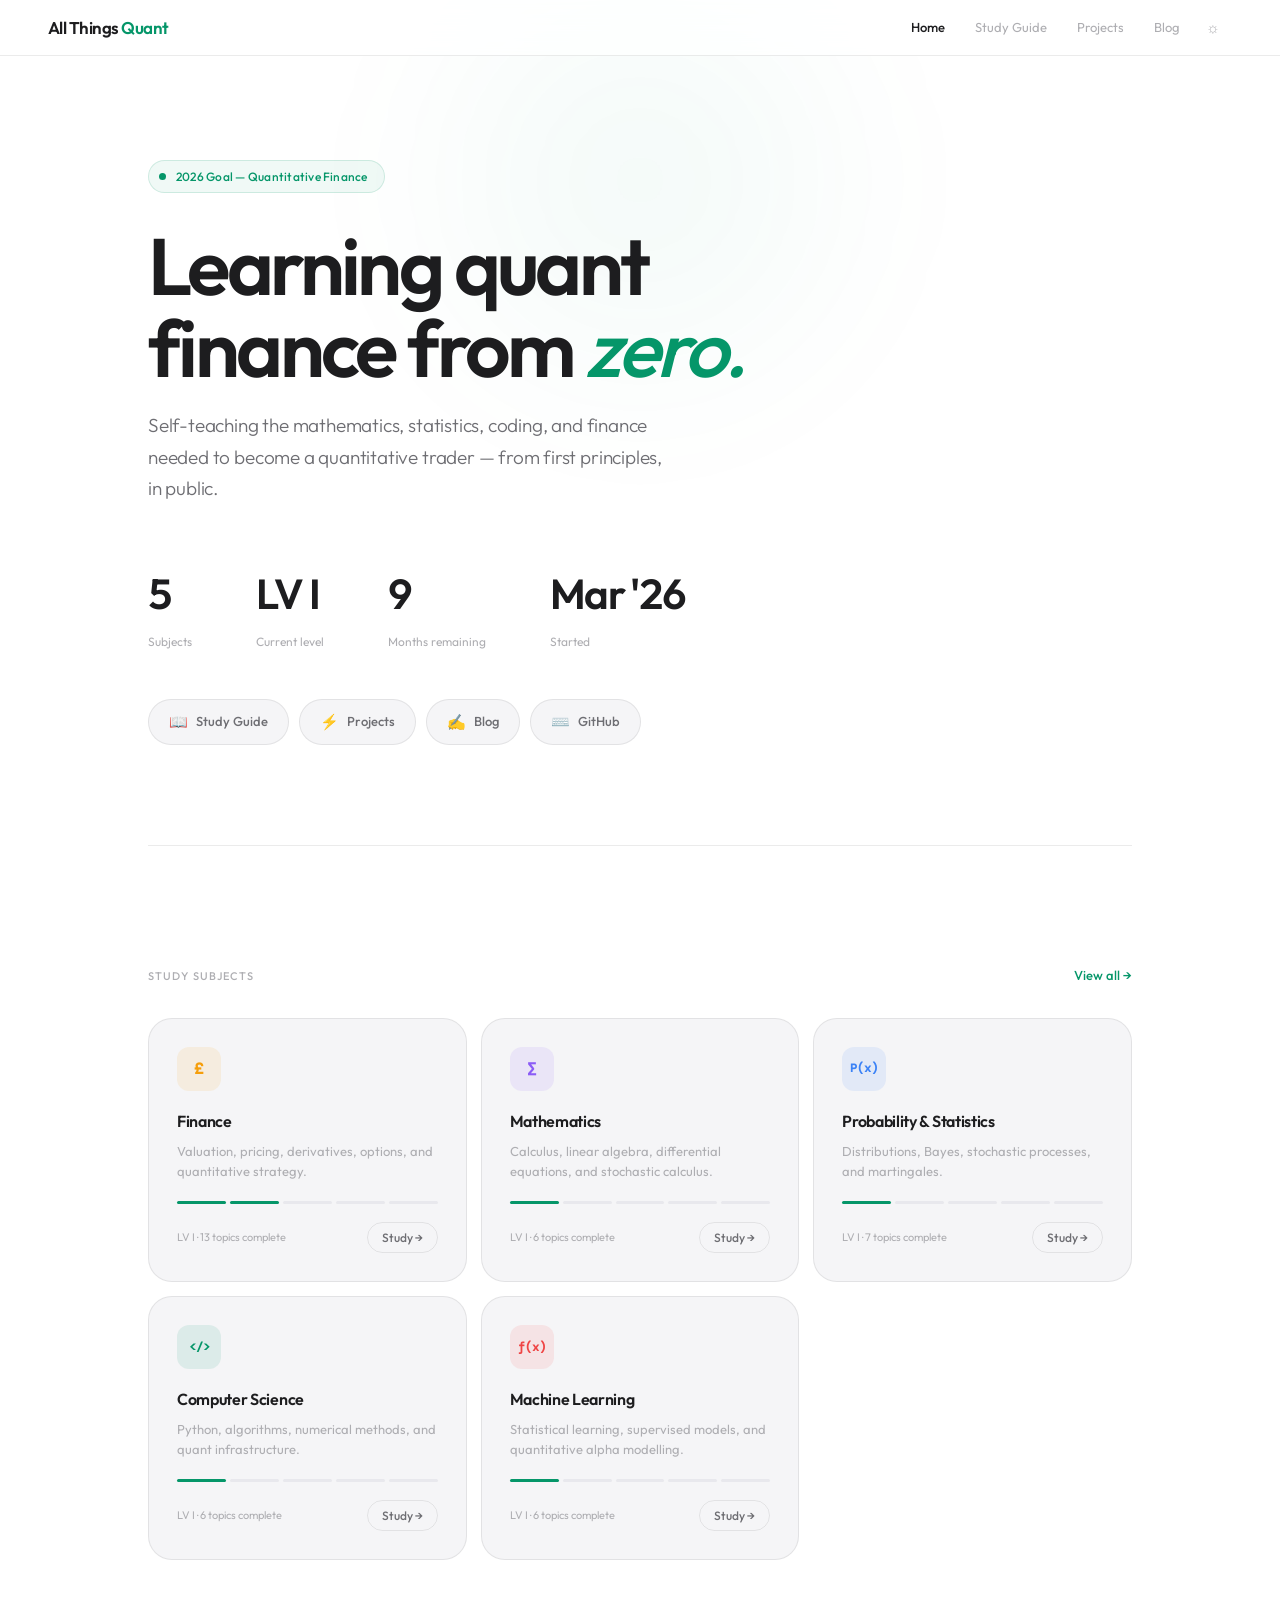
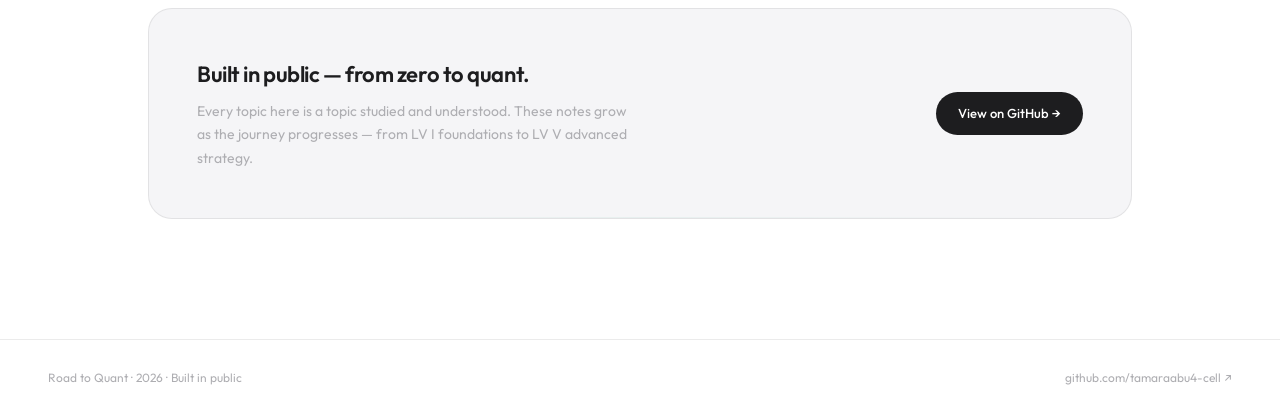
<file: index.html>
<!DOCTYPE html>
<html lang="en">
<head>
<meta charset="UTF-8">
<meta name="viewport" content="width=device-width, initial-scale=1.0">
<title>Road to Quant — 2026</title>
<link rel="preconnect" href="https://fonts.googleapis.com">
<link rel="preconnect" href="https://fonts.gstatic.com" crossorigin>
<link href="https://fonts.googleapis.com/css2?family=Outfit:wght@300;400;500;600;700&family=DM+Mono:wght@400;500&display=swap" rel="stylesheet">
<style>
:root {
  --font: 'Outfit', -apple-system, BlinkMacSystemFont, sans-serif;
  --mono: 'DM Mono', 'Courier New', monospace;
  --bg: #ffffff; --bg2: #f5f5f7; --bg3: #e8e8ed;
  --surface: #f5f5f7;
  --border: rgba(0,0,0,0.08); --border-h: rgba(0,0,0,0.15);
  --tx1: #1d1d1f; --tx2: #6e6e73; --tx3: #aeaeb2;
  --green: #059669; --green-glow: rgba(5,150,105,0.1); --green-dim: rgba(5,150,105,0.06);
  --r: 10px; --r-lg: 16px; --r-xl: 24px;
}
[data-theme="dark"] {
  --bg: #09090b; --bg2: #131316; --bg3: #1c1c21;
  --surface: #18181b;
  --border: rgba(255,255,255,0.06); --border-h: rgba(255,255,255,0.12);
  --tx1: #fafafa; --tx2: #a1a1aa; --tx3: #52525b;
  --green: #10b981; --green-glow: rgba(16,185,129,0.15); --green-dim: rgba(16,185,129,0.08);
}
*,*::before,*::after{box-sizing:border-box;margin:0;padding:0}
html{scroll-behavior:smooth}
body{font-family:var(--font);background:var(--bg);color:var(--tx1);font-size:15px;line-height:1.6;-webkit-font-smoothing:antialiased;overflow-x:hidden}
a{color:inherit;text-decoration:none}
button{font-family:var(--font);cursor:pointer;border:none;background:none}
.reveal{opacity:0;transform:translateY(28px);transition:opacity 0.7s cubic-bezier(0.16,1,0.3,1),transform 0.7s cubic-bezier(0.16,1,0.3,1)}
.reveal.visible{opacity:1;transform:translateY(0)}
.reveal-d1{transition-delay:0.08s}.reveal-d2{transition-delay:0.16s}.reveal-d3{transition-delay:0.24s}.reveal-d4{transition-delay:0.32s}
.nav{position:fixed;top:0;left:0;right:0;z-index:200;background:rgba(255,255,255,0.7);backdrop-filter:saturate(180%) blur(20px);-webkit-backdrop-filter:saturate(180%) blur(20px);border-bottom:0.5px solid var(--border);height:56px;display:flex;align-items:center;padding:0 clamp(20px,4vw,48px)}
[data-theme="dark"] .nav{background:rgba(9,9,11,0.7)}
.nav-logo{font-size:17px;font-weight:600;letter-spacing:-0.03em;margin-right:auto}.nav-logo span{color:var(--green)}
.nav-links{display:flex;gap:2px}
.nav-link{padding:7px 14px;font-size:13px;font-weight:400;color:var(--tx3);border-radius:var(--r);transition:color 0.2s,background 0.2s}
.nav-link:hover{background:var(--bg2);color:var(--tx2)}
.nav-link.active{color:var(--tx1);font-weight:500}
.theme-btn{padding:6px 12px;font-size:15px;color:var(--tx3);border-radius:var(--r);transition:color 0.2s,background 0.2s}
.theme-btn:hover{background:var(--bg2);color:var(--tx2)}
.container{max-width:1080px;margin:0 auto;padding:0 clamp(20px,4vw,48px)}
.hero{padding:160px 0 100px;position:relative}
.hero::before{content:'';position:absolute;top:-120px;left:50%;transform:translateX(-50%);width:600px;height:600px;background:radial-gradient(circle,var(--green-glow) 0%,transparent 70%);pointer-events:none;opacity:0.5;filter:blur(60px)}
.hero-kicker{display:inline-flex;align-items:center;gap:10px;padding:6px 16px 6px 10px;background:var(--green-dim);border:0.5px solid rgba(5,150,105,0.15);border-radius:980px;margin-bottom:32px}
.kicker-dot{width:7px;height:7px;border-radius:50%;background:var(--green);animation:pulse 2.5s ease-in-out infinite}
@keyframes pulse{0%,100%{opacity:1;transform:scale(1)}50%{opacity:0.5;transform:scale(0.85)}}
.kicker-text{font-size:12px;font-weight:500;color:var(--green);letter-spacing:0.02em}
.hero-headline{font-size:clamp(44px,7vw,80px);font-weight:600;letter-spacing:-0.045em;line-height:1.02;max-width:700px}
.hero-headline em{font-style:italic;color:var(--green);font-weight:500}
.hero-sub{font-size:clamp(16px,2vw,19px);font-weight:300;color:var(--tx2);line-height:1.65;max-width:520px;margin-top:22px;letter-spacing:-0.01em}
.stats-row{display:flex;gap:clamp(28px,5vw,64px);margin-top:56px;flex-wrap:wrap}
.stat-number{font-size:clamp(28px,4vw,42px);font-weight:600;letter-spacing:-0.04em;font-variant-numeric:tabular-nums}
.stat-label{font-size:12px;color:var(--tx3);margin-top:4px;font-weight:400}
.quick-links{display:flex;gap:10px;flex-wrap:wrap;margin-top:48px}
.quick-link{display:inline-flex;align-items:center;gap:8px;padding:10px 20px;font-size:13px;font-weight:500;color:var(--tx2);background:var(--surface);border:0.5px solid var(--border);border-radius:980px;transition:border-color 0.2s,color 0.2s,background 0.2s}
.quick-link:hover{border-color:var(--border-h);color:var(--tx1);background:var(--bg3)}
.ql-icon{font-size:15px}
.section{padding:0 0 120px}
.section-header{display:flex;align-items:baseline;justify-content:space-between;margin-bottom:32px}
.section-label{font-size:11px;font-weight:500;text-transform:uppercase;letter-spacing:0.1em;color:var(--tx3)}
.section-link{font-size:13px;color:var(--green);font-weight:500;transition:opacity 0.15s}
.section-link:hover{opacity:0.7}
.subject-grid{display:grid;grid-template-columns:repeat(auto-fill,minmax(260px,1fr));gap:14px}
.subject-card{background:var(--surface);border:0.5px solid var(--border);border-radius:var(--r-xl);padding:28px;display:block;transition:border-color 0.25s,transform 0.25s,box-shadow 0.25s;position:relative;overflow:hidden}
.subject-card:hover{border-color:var(--border-h);transform:translateY(-3px);box-shadow:0 16px 48px -12px rgba(0,0,0,0.08)}
[data-theme="dark"] .subject-card:hover{box-shadow:0 16px 48px -12px rgba(0,0,0,0.5)}
.s-icon{width:44px;height:44px;border-radius:12px;display:flex;align-items:center;justify-content:center;font-size:16px;font-weight:600;font-family:var(--mono);margin-bottom:18px}
.s-name{font-size:16px;font-weight:600;letter-spacing:-0.02em;margin-bottom:6px}
.s-desc{font-size:13px;color:var(--tx3);line-height:1.55;margin-bottom:20px}
.level-bar{display:flex;gap:4px;margin-bottom:18px}
.lv{height:3px;flex:1;border-radius:2px;background:var(--bg3)}
.lv.on{background:var(--green)}.lv.partial{background:var(--green);opacity:0.3}
.s-foot{display:flex;align-items:center;justify-content:space-between}
.s-progress{font-size:11px;color:var(--tx3)}
.s-cta{font-size:12px;font-weight:500;color:var(--tx2);padding:5px 14px;border:0.5px solid var(--border);border-radius:980px;background:transparent;transition:background 0.15s,color 0.15s,border-color 0.15s}
.subject-card:hover .s-cta{background:var(--bg3);color:var(--tx1);border-color:var(--border-h)}
.callout{background:var(--surface);border:0.5px solid var(--border);border-radius:var(--r-xl);padding:48px;display:flex;align-items:center;justify-content:space-between;gap:24px;flex-wrap:wrap;position:relative;overflow:hidden}
.callout::after{content:'';position:absolute;bottom:0;left:48px;right:48px;height:1px;background:linear-gradient(90deg,transparent,var(--green-dim),transparent)}
.callout-text h3{font-size:22px;font-weight:600;letter-spacing:-0.02em;margin-bottom:8px}
.callout-text p{font-size:14px;color:var(--tx3);max-width:440px;line-height:1.65}
.btn{display:inline-flex;align-items:center;gap:6px;padding:11px 22px;font-size:13px;font-weight:500;border-radius:980px;transition:all 0.2s;cursor:pointer}
.btn-primary{background:var(--tx1);color:var(--bg);border:none}
.btn-primary:hover{opacity:0.85;transform:scale(0.98)}
.divider{width:100%;height:0.5px;background:var(--border);margin:0 0 120px}
.footer{border-top:0.5px solid var(--border);padding:28px clamp(20px,4vw,48px);display:flex;align-items:center;justify-content:space-between;font-size:12px;color:var(--tx3)}
.footer a{transition:color 0.15s}.footer a:hover{color:var(--tx1)}
@media(max-width:700px){.hero{padding:120px 0 60px}.stats-row{gap:24px}.callout{padding:28px}.footer{padding:20px;flex-direction:column;gap:8px;text-align:center}}
@media(max-width:480px){.nav-links{display:none}}
</style>
</head>
<body>
<nav class="nav">
  <a href="index.html" class="nav-logo">All Things <span>Quant</span></a>
  <div class="nav-links">
    <a class="nav-link active" href="index.html">Home</a>
    <a class="nav-link" href="study-guide/study-guide.html">Study Guide</a>
    <a class="nav-link" href="projects/projects.html">Projects</a>
    <a class="nav-link" href="blog/blog.html">Blog</a>
  </div>
  <button class="theme-btn" onclick="toggleTheme()" title="Toggle theme">&#9788;</button>
</nav>
<div class="container">
  <section class="hero">
    <div class="hero-kicker reveal"><div class="kicker-dot"></div><span class="kicker-text">2026 Goal — Quantitative Finance</span></div>
    <h1 class="hero-headline reveal reveal-d1">Learning quant<br>finance from <em>zero.</em></h1>
    <p class="hero-sub reveal reveal-d2">Self-teaching the mathematics, statistics, coding, and finance needed to become a quantitative trader — from first principles, in public.</p>
    <div class="stats-row reveal reveal-d3">
      <div><div class="stat-number">5</div><div class="stat-label">Subjects</div></div>
      <div><div class="stat-number">LV I</div><div class="stat-label">Current level</div></div>
      <div><div class="stat-number">9</div><div class="stat-label">Months remaining</div></div>
      <div><div class="stat-number">Mar '26</div><div class="stat-label">Started</div></div>
    </div>
    <div class="quick-links reveal reveal-d4">
      <a class="quick-link" href="study-guide/study-guide.html"><span class="ql-icon">📖</span> Study Guide</a>
      <a class="quick-link" href="projects/projects.html"><span class="ql-icon">⚡</span> Projects</a>
      <a class="quick-link" href="blog/blog.html"><span class="ql-icon">✍️</span> Blog</a>
      <a class="quick-link" href="https://github.com/tamaraabu4-cell/quant-study-notes" target="_blank"><span class="ql-icon">⌨️</span> GitHub</a>
    </div>
  </section>
</div>
<div class="container"><div class="divider"></div></div>
<div class="container">
  <section class="section">
    <div class="section-header reveal"><span class="section-label">Study subjects</span><a class="section-link" href="study-guide/study-guide.html">View all →</a></div>
    <div class="subject-grid">
      <a class="subject-card reveal reveal-d1" href="study-guide/Finance/finance-lv1.html">
        <div class="s-icon" style="background:rgba(245,158,11,0.1);color:#f59e0b">£</div>
        <div class="s-name">Finance</div><div class="s-desc">Valuation, pricing, derivatives, options, and quantitative strategy.</div>
        <div class="level-bar"><div class="lv on"></div><div class="lv on"></div><div class="lv"></div><div class="lv"></div><div class="lv"></div></div>
        <div class="s-foot"><span class="s-progress">LV I · 13 topics complete</span><span class="s-cta">Study →</span></div>
      </a>
      <a class="subject-card reveal reveal-d2" href="study-guide/Maths/maths-lv1.html">
        <div class="s-icon" style="background:rgba(139,92,246,0.1);color:#8b5cf6">∑</div>
        <div class="s-name">Mathematics</div><div class="s-desc">Calculus, linear algebra, differential equations, and stochastic calculus.</div>
        <div class="level-bar"><div class="lv on"></div><div class="lv"></div><div class="lv"></div><div class="lv"></div><div class="lv"></div></div>
        <div class="s-foot"><span class="s-progress">LV I · 6 topics complete</span><span class="s-cta">Study →</span></div>
      </a>
      <a class="subject-card reveal reveal-d3" href="study-guide/Probability%20&%20Statistics/probability-lv1.html">
        <div class="s-icon" style="background:rgba(59,130,246,0.1);color:#3b82f6;font-size:12px">P(x)</div>
        <div class="s-name">Probability & Statistics</div><div class="s-desc">Distributions, Bayes, stochastic processes, and martingales.</div>
        <div class="level-bar"><div class="lv on"></div><div class="lv"></div><div class="lv"></div><div class="lv"></div><div class="lv"></div></div>
        <div class="s-foot"><span class="s-progress">LV I · 7 topics complete</span><span class="s-cta">Study →</span></div>
      </a>
      <a class="subject-card reveal reveal-d1" href="study-guide/Computer%20Science/cs-lv1.html">
        <div class="s-icon" style="background:rgba(5,150,105,0.1);color:#059669;font-size:12px">&lt;/&gt;</div>
        <div class="s-name">Computer Science</div><div class="s-desc">Python, algorithms, numerical methods, and quant infrastructure.</div>
        <div class="level-bar"><div class="lv on"></div><div class="lv"></div><div class="lv"></div><div class="lv"></div><div class="lv"></div></div>
        <div class="s-foot"><span class="s-progress">LV I · 6 topics complete</span><span class="s-cta">Study →</span></div>
      </a>
      <a class="subject-card reveal reveal-d2" href="study-guide/Machine%20Learning/ml-lv1.html">
        <div class="s-icon" style="background:rgba(239,68,68,0.1);color:#ef4444;font-size:12px">f(x)</div>
        <div class="s-name">Machine Learning</div><div class="s-desc">Statistical learning, supervised models, and quantitative alpha modelling.</div>
        <div class="level-bar"><div class="lv on"></div><div class="lv"></div><div class="lv"></div><div class="lv"></div><div class="lv"></div></div>
        <div class="s-foot"><span class="s-progress">LV I · 6 topics complete</span><span class="s-cta">Study →</span></div>
      </a>
    </div>
    <div class="callout reveal" style="margin-top:48px">
      <div class="callout-text">
        <h3>Built in public — from zero to quant.</h3>
        <p>Every topic here is a topic studied and understood. These notes grow as the journey progresses — from LV I foundations to LV V advanced strategy.</p>
      </div>
      <a class="btn btn-primary" href="https://github.com/tamaraabu4-cell/quant-study-notes" target="_blank">View on GitHub →</a>
    </div>
  </section>
</div>
<footer class="footer">
  <span>Road to Quant · 2026 · Built in public</span>
  <a href="https://github.com/tamaraabu4-cell/quant-study-notes" target="_blank">github.com/tamaraabu4-cell ↗</a>
</footer>
<script>
function toggleTheme(){
  const isDark = document.documentElement.getAttribute('data-theme') === 'dark';
  document.documentElement.setAttribute('data-theme', isDark ? 'light' : 'dark');
}
if(window.matchMedia && window.matchMedia('(prefers-color-scheme: dark)').matches){
  document.documentElement.setAttribute('data-theme','dark');
}
const observer = new IntersectionObserver((entries) => {
  entries.forEach(entry => { if (entry.isIntersecting) entry.target.classList.add('visible'); });
}, { threshold: 0.1, rootMargin: '0px 0px -40px 0px' });
document.querySelectorAll('.reveal').forEach(el => observer.observe(el));
</script>
</body>
</html>
</file>
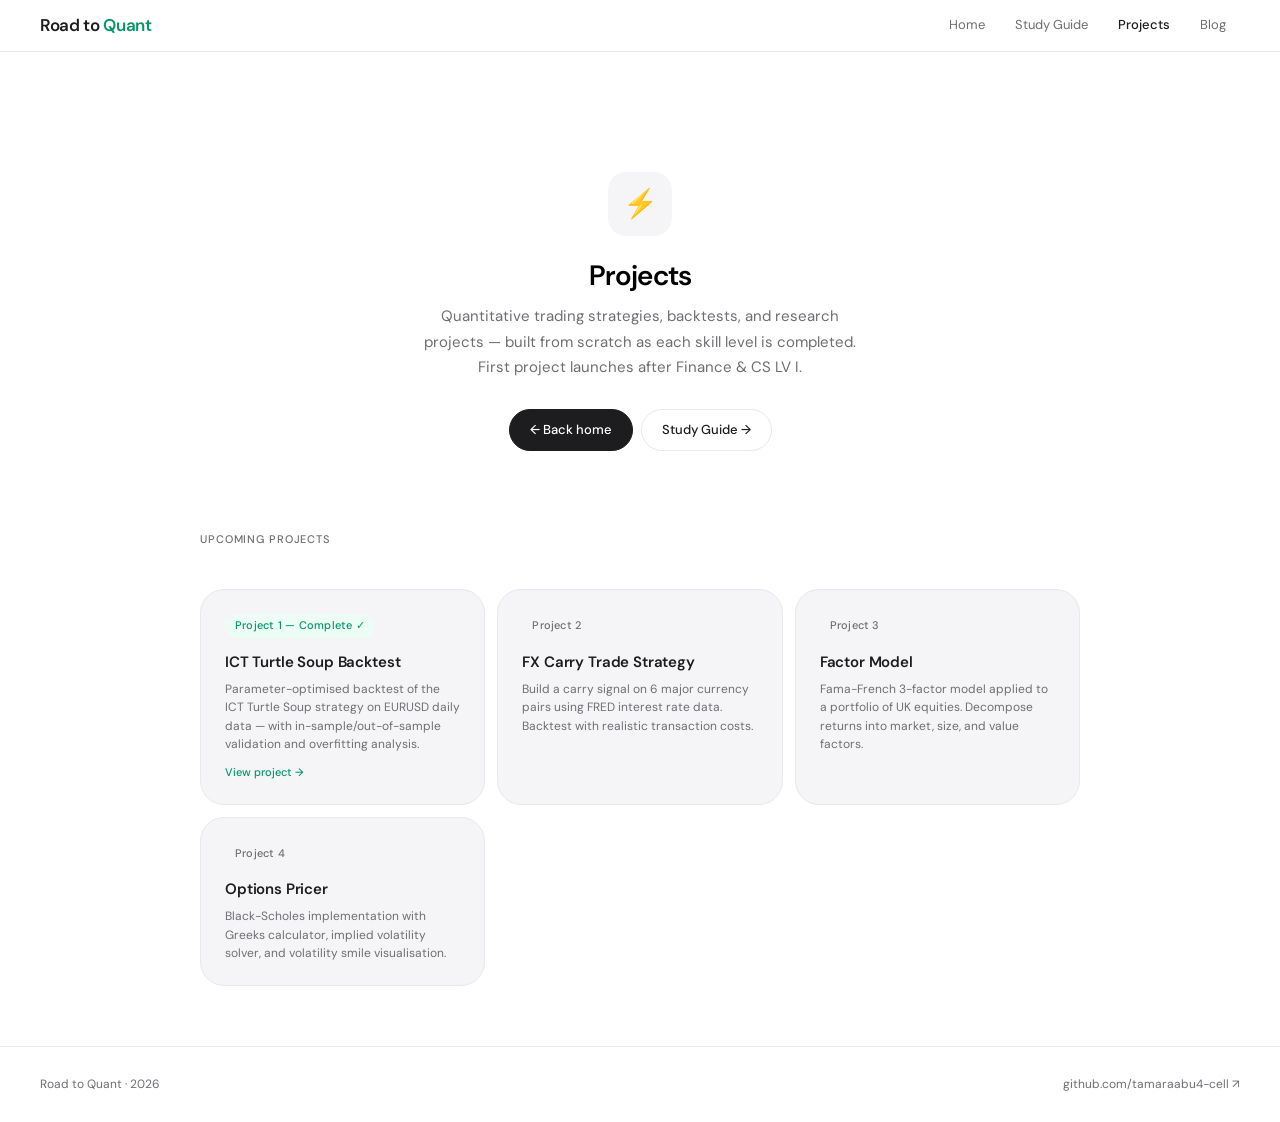
<file: projects.html>
<!DOCTYPE html>
<html lang="en">
<head>
<meta charset="UTF-8">
<meta name="viewport" content="width=device-width, initial-scale=1.0">
<link rel="preconnect" href="https://fonts.googleapis.com">
<link rel="preconnect" href="https://fonts.gstatic.com" crossorigin>
<link href="https://fonts.googleapis.com/css2?family=DM+Sans:wght@300;400;500;600;700&family=DM+Mono:wght@400;500&display=swap" rel="stylesheet">
<title>Projects — Road to Quant</title>
<style>
/* =====================================================
   Road to Quant — Shared Design System
   Apple-inspired: clean, minimal, intentional
   ===================================================== */



:root {
  --font:       'DM Sans', -apple-system, BlinkMacSystemFont, sans-serif;
  --font-mono:  'DM Mono', 'Courier New', monospace;

  --white:      #ffffff;
  --off-white:  #f5f5f7;
  --light:      #e8e8ed;
  --mid:        #d2d2d7;
  --subtle:     #6e6e73;
  --body:       #1d1d1f;
  --black:      #000000;

  --green:      #059669;
  --green-bg:   #ecfdf5;
  --green-dark: #065f46;

  --amber:      #d97706;
  --amber-bg:   #fffbeb;

  --blue:       #2563eb;
  --blue-bg:    #eff6ff;

  --purple:     #7c3aed;
  --purple-bg:  #f5f3ff;

  --red:        #dc2626;
  --red-bg:     #fef2f2;

  --r-sm:  6px;
  --r-md:  10px;
  --r-lg:  16px;
  --r-xl:  24px;

  --shadow-sm:  0 1px 2px rgba(0,0,0,0.05);
  --shadow-md:  0 4px 16px rgba(0,0,0,0.08);
  --shadow-lg:  0 12px 40px rgba(0,0,0,0.10);
}

@media (prefers-color-scheme: dark) {
  :root {
    --white:     #1c1c1e;
    --off-white: #2c2c2e;
    --light:     #3a3a3c;
    --mid:       #48484a;
    --subtle:    #98989d;
    --body:      #f5f5f7;
    --black:     #ffffff;
    --green-bg:  #022c22;
    --green:     #34d399;
    --green-dark:#6ee7b7;
    --amber-bg:  #1c1200;
    --blue-bg:   #0d1b3e;
    --purple-bg: #1e0e3e;
    --red-bg:    #1c0505;
  }
}

/* ── Reset ── */
*, *::before, *::after { box-sizing: border-box; margin: 0; padding: 0; }
html { scroll-behavior: smooth; }
body {
  font-family: var(--font);
  background: var(--white);
  color: var(--body);
  font-size: 15px;
  line-height: 1.6;
  -webkit-font-smoothing: antialiased;
}
a { color: inherit; text-decoration: none; }
button { font-family: var(--font); cursor: pointer; border: none; background: none; }
img { max-width: 100%; }

/* ── Navigation ── */
.nav {
  position: sticky;
  top: 0;
  z-index: 200;
  background: rgba(255,255,255,0.85);
  backdrop-filter: saturate(180%) blur(20px);
  -webkit-backdrop-filter: saturate(180%) blur(20px);
  border-bottom: 0.5px solid var(--light);
  height: 52px;
  display: flex;
  align-items: center;
  padding: 0 40px;
  gap: 0;
}
@media (prefers-color-scheme: dark) {
  .nav { background: rgba(28,28,30,0.85); }
}
.nav-logo {
  font-size: 17px;
  font-weight: 600;
  letter-spacing: -0.02em;
  color: var(--body);
  margin-right: auto;
}
.nav-logo span { color: var(--green); }
.nav-links { display: flex; gap: 2px; }
.nav-link {
  padding: 6px 14px;
  font-size: 13px;
  font-weight: 400;
  color: var(--subtle);
  border-radius: var(--r-md);
  transition: background 0.15s, color 0.15s;
}
.nav-link:hover { background: var(--off-white); color: var(--body); }
.nav-link.active { color: var(--body); font-weight: 500; }
.nav-badge {
  display: inline-block;
  font-size: 10px;
  padding: 1px 5px;
  border-radius: 4px;
  background: var(--off-white);
  color: var(--subtle);
  margin-left: 4px;
  vertical-align: middle;
}

/* ── Page container ── */
.container { max-width: 960px; margin: 0 auto; padding: 0 40px; }
.container-wide { max-width: 1100px; margin: 0 auto; padding: 0 40px; }

/* ── Section spacing ── */
.section { padding: 80px 0; }
.section-sm { padding: 48px 0; }

/* ── Typography ── */
.display {
  font-size: clamp(40px, 6vw, 64px);
  font-weight: 600;
  letter-spacing: -0.04em;
  line-height: 1.05;
  color: var(--black);
}
.display em { font-style: normal; color: var(--green); }
.headline {
  font-size: clamp(28px, 4vw, 40px);
  font-weight: 600;
  letter-spacing: -0.03em;
  line-height: 1.15;
  color: var(--black);
}
.title {
  font-size: 22px;
  font-weight: 600;
  letter-spacing: -0.02em;
  color: var(--body);
}
.label {
  font-size: 11px;
  font-weight: 500;
  text-transform: uppercase;
  letter-spacing: 0.08em;
  color: var(--subtle);
}
.body-lg { font-size: 17px; color: var(--subtle); line-height: 1.7; }
.body-sm { font-size: 13px; color: var(--subtle); line-height: 1.65; }

/* ── Cards ── */
.card {
  background: var(--white);
  border: 0.5px solid var(--light);
  border-radius: var(--r-xl);
  padding: 28px;
  transition: box-shadow 0.2s, transform 0.2s, border-color 0.2s;
}
.card:hover {
  box-shadow: var(--shadow-md);
  transform: translateY(-2px);
  border-color: var(--mid);
}
.card-sm {
  background: var(--off-white);
  border-radius: var(--r-lg);
  padding: 18px 20px;
}
.card-sm.white {
  background: var(--white);
  border: 0.5px solid var(--light);
}

/* ── Buttons ── */
.btn {
  display: inline-flex;
  align-items: center;
  gap: 6px;
  padding: 10px 20px;
  font-size: 13px;
  font-weight: 500;
  border-radius: 980px;
  border: 0.5px solid var(--light);
  background: var(--white);
  color: var(--body);
  transition: background 0.15s, border-color 0.15s, transform 0.1s;
  cursor: pointer;
}
.btn:hover { background: var(--off-white); border-color: var(--mid); transform: scale(0.99); }
.btn-primary {
  background: var(--body);
  color: var(--white);
  border-color: var(--body);
}
.btn-primary:hover { background: #3a3a3c; }
.btn-green {
  background: var(--green);
  color: white;
  border-color: var(--green);
}
.btn-green:hover { background: var(--green-dark); }

/* ── Tag / badge ── */
.tag {
  display: inline-block;
  font-size: 11px;
  font-weight: 500;
  padding: 3px 10px;
  border-radius: 980px;
  letter-spacing: 0.02em;
}
.tag-green  { background: var(--green-bg);  color: var(--green); }
.tag-amber  { background: var(--amber-bg);  color: var(--amber); }
.tag-blue   { background: var(--blue-bg);   color: var(--blue); }
.tag-purple { background: var(--purple-bg); color: var(--purple); }
.tag-subtle { background: var(--off-white); color: var(--subtle); }

/* ── Divider ── */
hr { border: none; border-top: 0.5px solid var(--light); margin: 32px 0; }

/* ── Footer ── */
.footer {
  border-top: 0.5px solid var(--light);
  padding: 28px 40px;
  display: flex;
  align-items: center;
  justify-content: space-between;
  font-size: 12px;
  color: var(--subtle);
}
.footer a:hover { color: var(--body); }

/* ── Subject colours ── */
.subject-finance { --c-bg: #fffbeb; --c-text: #d97706; }
.subject-maths   { --c-bg: #f5f3ff; --c-text: #7c3aed; }
.subject-stats   { --c-bg: #eff6ff; --c-text: #2563eb; }
.subject-cs      { --c-bg: #ecfdf5; --c-text: #059669; }
.subject-ml      { --c-bg: #fff1f2; --c-text: #e11d48; }

/* ── Study notes layout ── */
.study-shell {
  display: flex;
  min-height: calc(100vh - 52px);
}
.study-sidebar {
  width: 200px;
  flex-shrink: 0;
  border-right: 0.5px solid var(--light);
  padding: 24px 0;
  position: sticky;
  top: 52px;
  height: calc(100vh - 52px);
  overflow-y: auto;
  background: var(--white);
}
.sb-label {
  font-size: 10px;
  font-weight: 600;
  text-transform: uppercase;
  letter-spacing: 0.1em;
  color: var(--subtle);
  padding: 6px 20px 6px;
}
.sb-item {
  display: flex;
  align-items: center;
  gap: 9px;
  padding: 7px 20px;
  font-size: 13px;
  color: var(--subtle);
  cursor: pointer;
  border-left: 2px solid transparent;
  border-radius: 0;
  background: none;
  width: 100%;
  text-align: left;
  transition: color 0.12s, background 0.12s;
  line-height: 1.4;
}
.sb-item:hover { color: var(--body); background: var(--off-white); }
.sb-item.active {
  color: var(--body);
  font-weight: 500;
  border-left-color: var(--green);
  background: var(--off-white);
}
.sb-dot {
  width: 6px; height: 6px;
  border-radius: 50%;
  background: var(--mid);
  flex-shrink: 0;
}
.sb-item.active .sb-dot { background: var(--green); }
.sb-item.done .sb-dot { background: var(--green); opacity: 0.4; }

.study-content {
  flex: 1;
  padding: 32px 48px 64px;
  max-width: 760px;
  overflow-y: auto;
  max-height: calc(100vh - 52px);
}

/* ── Topic header ── */
.topic-eyebrow {
  display: flex;
  align-items: center;
  gap: 8px;
  margin-bottom: 10px;
}
.topic-title-lg {
  font-size: 28px;
  font-weight: 600;
  letter-spacing: -0.03em;
  margin-bottom: 6px;
  color: var(--black);
}
.progress-pips { display: flex; gap: 6px; margin-bottom: 28px; }
.pip {
  width: 8px; height: 8px;
  border-radius: 50%;
  cursor: pointer;
  transition: transform 0.15s;
  border: none;
  padding: 0;
}
.pip:hover { transform: scale(1.4); }

/* ── ELI5 block ── */
.eli5 {
  background: #fffbeb;
  border-left: 3px solid #f59e0b;
  border-radius: 0 var(--r-md) var(--r-md) 0;
  padding: 14px 18px;
  margin-bottom: 28px;
  font-size: 14px;
  line-height: 1.7;
  color: var(--body);
}
@media (prefers-color-scheme: dark) {
  .eli5 { background: #1c1200; }
}
.eli5-label {
  font-size: 10px;
  font-weight: 600;
  text-transform: uppercase;
  letter-spacing: 0.08em;
  color: #d97706;
  margin-bottom: 6px;
}

/* ── Section heading ── */
.sh {
  font-size: 13px;
  font-weight: 600;
  color: var(--body);
  margin: 28px 0 12px;
  padding-bottom: 6px;
  border-bottom: 0.5px solid var(--light);
  letter-spacing: -0.01em;
}

/* ── Flashcards ── */
.fc-grid {
  display: grid;
  grid-template-columns: repeat(auto-fill, minmax(200px, 1fr));
  gap: 10px;
  margin-bottom: 20px;
}
.fc {
  background: var(--off-white);
  border-radius: var(--r-lg);
  padding: 14px 16px;
  transition: box-shadow 0.15s;
}
.fc:hover { box-shadow: var(--shadow-sm); }
.fc-term {
  font-size: 12px;
  font-weight: 600;
  color: var(--body);
  margin-bottom: 6px;
}
.fc-def { font-size: 12px; color: var(--subtle); line-height: 1.55; }
.fc-eg {
  font-size: 11px;
  color: var(--subtle);
  margin-top: 8px;
  padding-top: 8px;
  border-top: 0.5px solid var(--light);
  font-style: italic;
  opacity: 0.8;
}

/* ── Formula ── */
.f-label { font-size: 11px; color: var(--subtle); text-align: center; margin-bottom: 5px; }
.f-box {
  background: var(--off-white);
  border-radius: var(--r-md);
  padding: 16px 20px;
  margin-bottom: 12px;
  font-family: var(--font-mono);
  font-size: 16px;
  text-align: center;
  color: var(--body);
  letter-spacing: 0.01em;
}

/* ── Var table ── */
.vt { width: 100%; font-size: 13px; border-collapse: collapse; margin-bottom: 20px; }
.vt td { padding: 7px 10px; border-bottom: 0.5px solid var(--light); vertical-align: top; }
.vt td:first-child {
  font-family: var(--font-mono);
  font-weight: 500;
  color: var(--blue);
  width: 60px;
  font-size: 12px;
}
.vt td:last-child { color: var(--subtle); }
.vt tr:last-child td { border-bottom: none; }

/* ── Comparison table ── */
.ct { width: 100%; font-size: 13px; border-collapse: collapse; margin: 12px 0 20px; }
.ct th {
  padding: 8px 12px;
  background: var(--off-white);
  font-weight: 500;
  font-size: 11px;
  text-align: left;
  border-bottom: 0.5px solid var(--light);
  color: var(--subtle);
  letter-spacing: 0.02em;
}
.ct td { padding: 8px 12px; border-bottom: 0.5px solid var(--light); color: var(--body); }
.ct tr:last-child td { border-bottom: none; }
.ct .highlight td {
  background: var(--green-bg);
  color: var(--green-dark);
  font-weight: 500;
}

/* ── Timeline ── */
.timeline {
  display: flex;
  align-items: center;
  margin: 20px 0;
  overflow-x: auto;
  padding-bottom: 4px;
}
.tl-node { display: flex; flex-direction: column; align-items: center; min-width: 80px; }
.tl-circle {
  width: 46px; height: 46px;
  border-radius: 50%;
  display: flex; align-items: center; justify-content: center;
  font-size: 11px; font-weight: 600;
}
.tl-lbl { font-size: 10px; color: var(--subtle); margin-top: 6px; }
.tl-val { font-size: 13px; font-weight: 600; margin-top: 2px; }
.tl-line { flex: 1; height: 1.5px; background: var(--light); margin-bottom: 32px; min-width: 28px; }
.tl-arr { color: var(--subtle); font-size: 14px; margin-bottom: 32px; }

/* ── Risk cards ── */
.risk-grid { display: grid; grid-template-columns: repeat(auto-fill, minmax(170px, 1fr)); gap: 10px; margin: 12px 0 20px; }
.risk-card { border-radius: var(--r-lg); padding: 14px 16px; }
.risk-title { font-size: 12px; font-weight: 600; margin-bottom: 5px; }
.risk-body { font-size: 11px; line-height: 1.55; }

/* ── Quant connection box ── */
.qbox {
  background: var(--purple-bg);
  border-radius: var(--r-lg);
  padding: 16px 18px;
  margin-top: 20px;
}
.qbox-label {
  font-size: 10px;
  font-weight: 600;
  text-transform: uppercase;
  letter-spacing: 0.08em;
  color: var(--purple);
  margin-bottom: 8px;
}
.qbox-body { font-size: 12px; color: var(--subtle); line-height: 1.6; margin-bottom: 10px; }
.qtag {
  display: inline-block;
  font-size: 11px;
  padding: 3px 9px;
  border-radius: 980px;
  background: var(--purple-bg);
  color: var(--purple);
  border: 0.5px solid rgba(124,58,237,0.2);
  margin: 2px;
}

/* ── Calculator ── */
.calc-block { background: var(--off-white); border-radius: var(--r-lg); padding: 20px; margin-bottom: 20px; }
.calc-row { display: flex; align-items: center; gap: 14px; margin-bottom: 12px; }
.calc-row:last-of-type { margin-bottom: 0; }
.calc-lbl { font-size: 12px; color: var(--subtle); min-width: 120px; }
.calc-out { font-size: 13px; font-weight: 600; color: var(--body); min-width: 70px; text-align: right; }

input[type=range] {
  flex: 1;
  -webkit-appearance: none;
  height: 3px;
  border-radius: 2px;
  background: var(--mid);
  outline: none;
  cursor: pointer;
}
input[type=range]::-webkit-slider-thumb {
  -webkit-appearance: none;
  width: 18px; height: 18px;
  border-radius: 50%;
  background: var(--body);
  cursor: pointer;
  box-shadow: 0 1px 4px rgba(0,0,0,0.2);
}
input[type=range]::-moz-range-thumb {
  width: 18px; height: 18px;
  border-radius: 50%;
  background: var(--body);
  border: none;
  cursor: pointer;
}

.result-strip {
  display: flex;
  align-items: baseline;
  gap: 10px;
  background: var(--green-bg);
  border-radius: var(--r-md);
  padding: 14px 18px;
  margin-top: 14px;
}
.result-label { font-size: 12px; color: var(--green); }
.result-value { font-size: 30px; font-weight: 600; color: var(--green-dark); letter-spacing: -0.03em; }

.results-3 { display: grid; grid-template-columns: repeat(3, 1fr); gap: 10px; margin-top: 14px; }
.r3 { border-radius: var(--r-md); padding: 12px 14px; }
.r3-label { font-size: 11px; margin-bottom: 4px; }
.r3-value { font-size: 20px; font-weight: 600; letter-spacing: -0.02em; }

/* cashflow table */
.cft { width: 100%; font-size: 13px; border-collapse: collapse; margin: 12px 0 20px; }
.cft th { padding: 7px 10px; background: var(--off-white); font-size: 11px; font-weight: 500; color: var(--subtle); text-align: left; border-bottom: 0.5px solid var(--light); }
.cft td { padding: 7px 10px; border-bottom: 0.5px solid var(--light); }
.cft tr:last-child td { border-bottom: none; }
.cft .pos td:last-child { color: var(--green); font-weight: 500; }
.cft .neg td:last-child { color: var(--red); font-weight: 500; }

/* ── Responsive ── */
@media (max-width: 700px) {
  .container, .container-wide { padding: 0 20px; }
  .nav { padding: 0 20px; }
  .footer { padding: 20px; flex-direction: column; gap: 8px; text-align: center; }
  .study-sidebar { display: none; }
  .study-content { padding: 24px 20px 48px; }
  .results-3 { grid-template-columns: 1fr; }
}

</style>
<style>
  .coming-soon {
    display: flex; flex-direction: column; align-items: center;
    padding: 80px 40px; text-align: center;
    max-width: 520px; margin: 0 auto;
  }
  .cs-icon {
    width: 64px; height: 64px; border-radius: 18px;
    background: var(--off-white); display: flex;
    align-items: center; justify-content: center;
    font-size: 28px; margin-bottom: 24px;
  }
  .upcoming-grid {
    display: grid; grid-template-columns: repeat(auto-fill, minmax(220px, 1fr));
    gap: 12px; margin: 40px 0 60px; text-align: left;
  }
  .up-card {
    background: var(--off-white);
    border-radius: var(--r-xl);
    padding: 22px 24px;
    border: 0.5px solid var(--light);
  }
  .up-tag { margin-bottom: 12px; }
  .up-title { font-size: 15px; font-weight: 600; margin-bottom: 6px; letter-spacing: -0.01em; }
  .up-desc { font-size: 12px; color: var(--subtle); line-height: 1.55; }
</style>
</head>
<body>

<nav class="nav">
  <div class="nav-logo">Road to <span>Quant</span></div>
  <div class="nav-links">
    <a class="nav-link" href="../index.html">Home</a>
    <a class="nav-link" href="../study-guide/study-guide.html">Study Guide</a>
    <a class="nav-link active" href="projects.html">Projects</a>
    <a class="nav-link" href="../blog/blog.html">Blog</a>
  </div>
</nav>

<div class="container">
  <div class="coming-soon" style="margin-top:40px">
    <div class="cs-icon">⚡</div>
    <h1 class="headline" style="font-size:28px;margin-bottom:12px">Projects</h1>
    <p class="body-lg" style="font-size:15px;margin-bottom:28px">Quantitative trading strategies, backtests, and research projects — built from scratch as each skill level is completed. First project launches after Finance & CS LV I.</p>
    <div style="display:flex;gap:8px">
      <a class="btn btn-primary" href="../index.html">← Back home</a>
      <a class="btn" href="../study-guide/study-guide.html">Study Guide →</a>
    </div>
  </div>

  <p class="label" style="margin-bottom:16px">Upcoming projects</p>
  <div class="upcoming-grid">
    <a class="up-card" href="turtle-soup.html" style="display:block;color:inherit;text-decoration:none;">
      <div class="up-tag"><span class="tag tag-green">Project 1 &mdash; Complete &#10003;</span></div>
      <div class="up-title">ICT Turtle Soup Backtest</div>
      <div class="up-desc">Parameter-optimised backtest of the ICT Turtle Soup strategy on EURUSD daily data — with in-sample/out-of-sample validation and overfitting analysis.</div>
      <div style="font-size:11px;color:#059669;margin-top:10px;font-weight:500">View project &rarr;</div>
    </a>
    <div class="up-card">
      <div class="up-tag"><span class="tag tag-subtle">Project 2</span></div>
      <div class="up-title">FX Carry Trade Strategy</div>
      <div class="up-desc">Build a carry signal on 6 major currency pairs using FRED interest rate data. Backtest with realistic transaction costs.</div>
    </div>
    <div class="up-card">
      <div class="up-tag"><span class="tag tag-subtle">Project 3</span></div>
      <div class="up-title">Factor Model</div>
      <div class="up-desc">Fama-French 3-factor model applied to a portfolio of UK equities. Decompose returns into market, size, and value factors.</div>
    </div>
    <div class="up-card">
      <div class="up-tag"><span class="tag tag-subtle">Project 4</span></div>
      <div class="up-title">Options Pricer</div>
      <div class="up-desc">Black-Scholes implementation with Greeks calculator, implied volatility solver, and volatility smile visualisation.</div>
    </div>
  </div>
</div>

<footer class="footer">
  <span>Road to Quant · 2026</span>
  <a href="https://github.com/tamaraabu4-cell/quant-study-notes" target="_blank">github.com/tamaraabu4-cell ↗</a>
</footer>
</body>
</html>
</file>
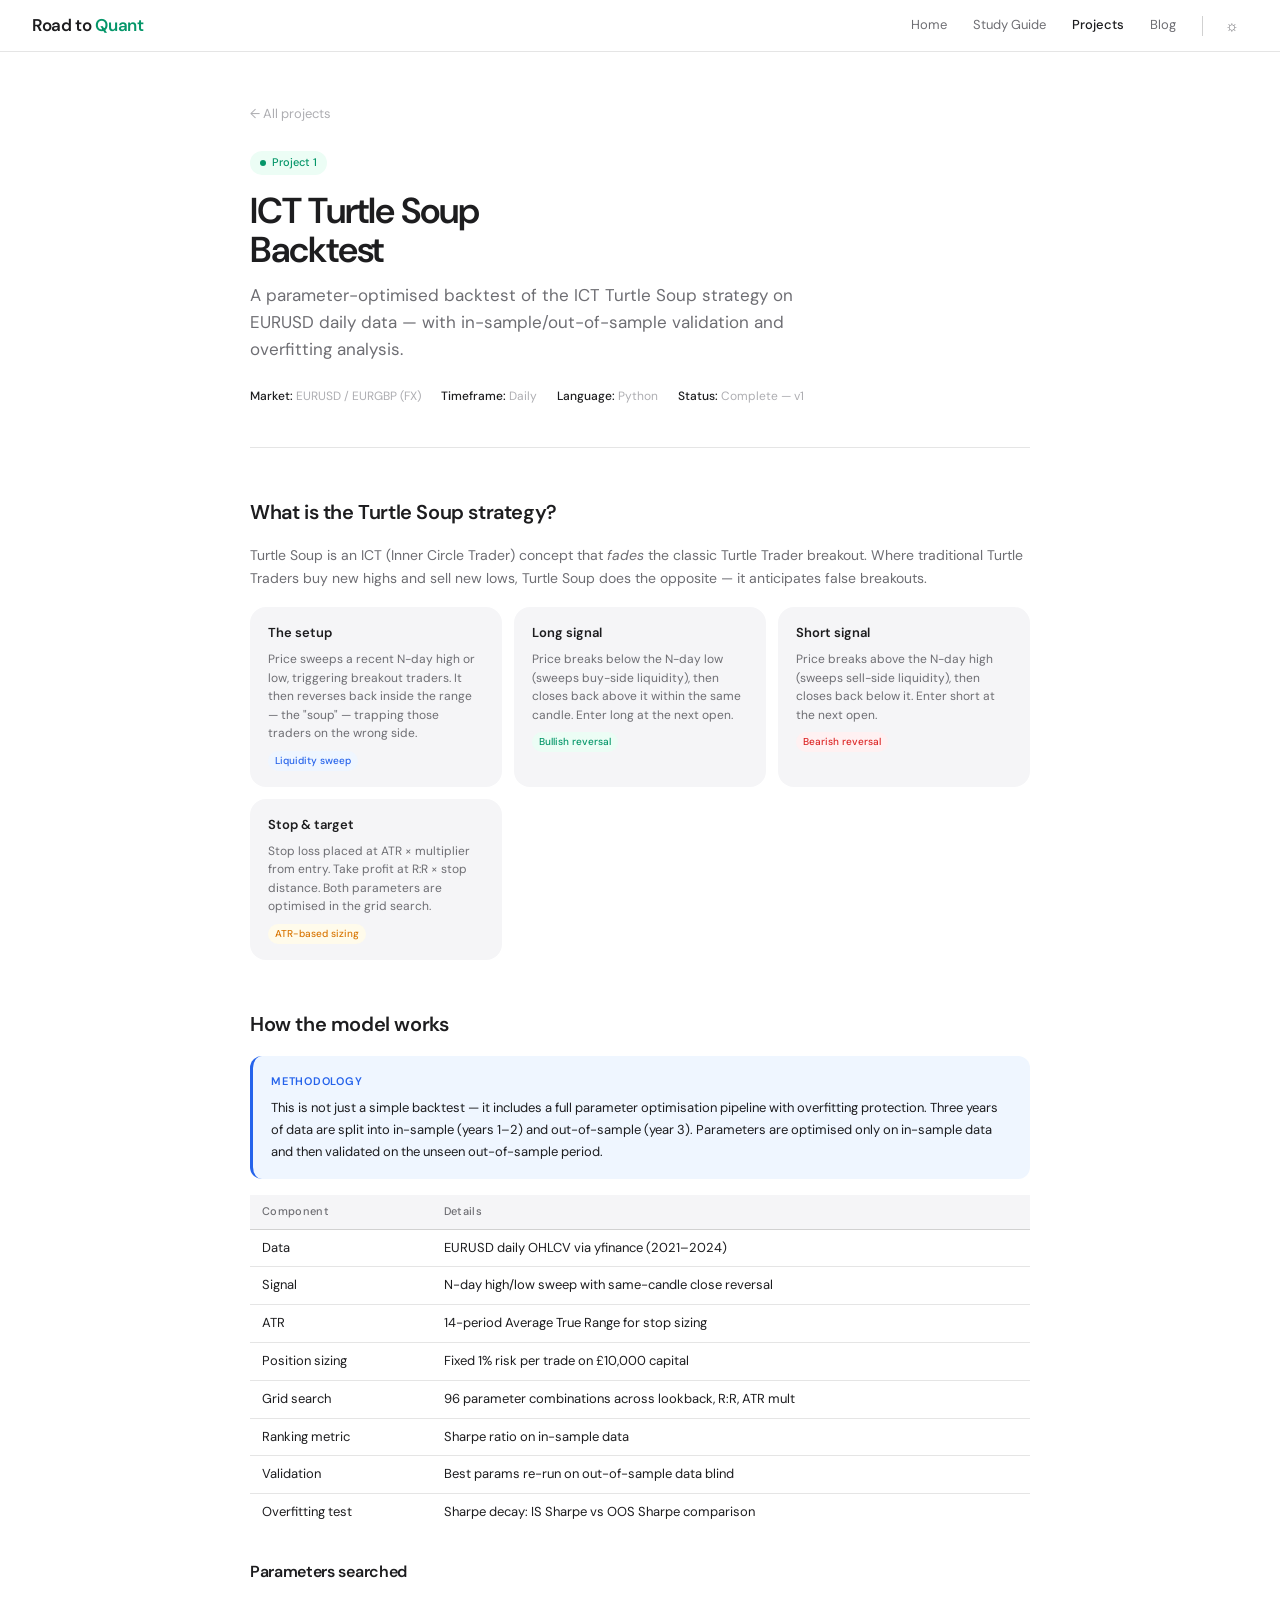
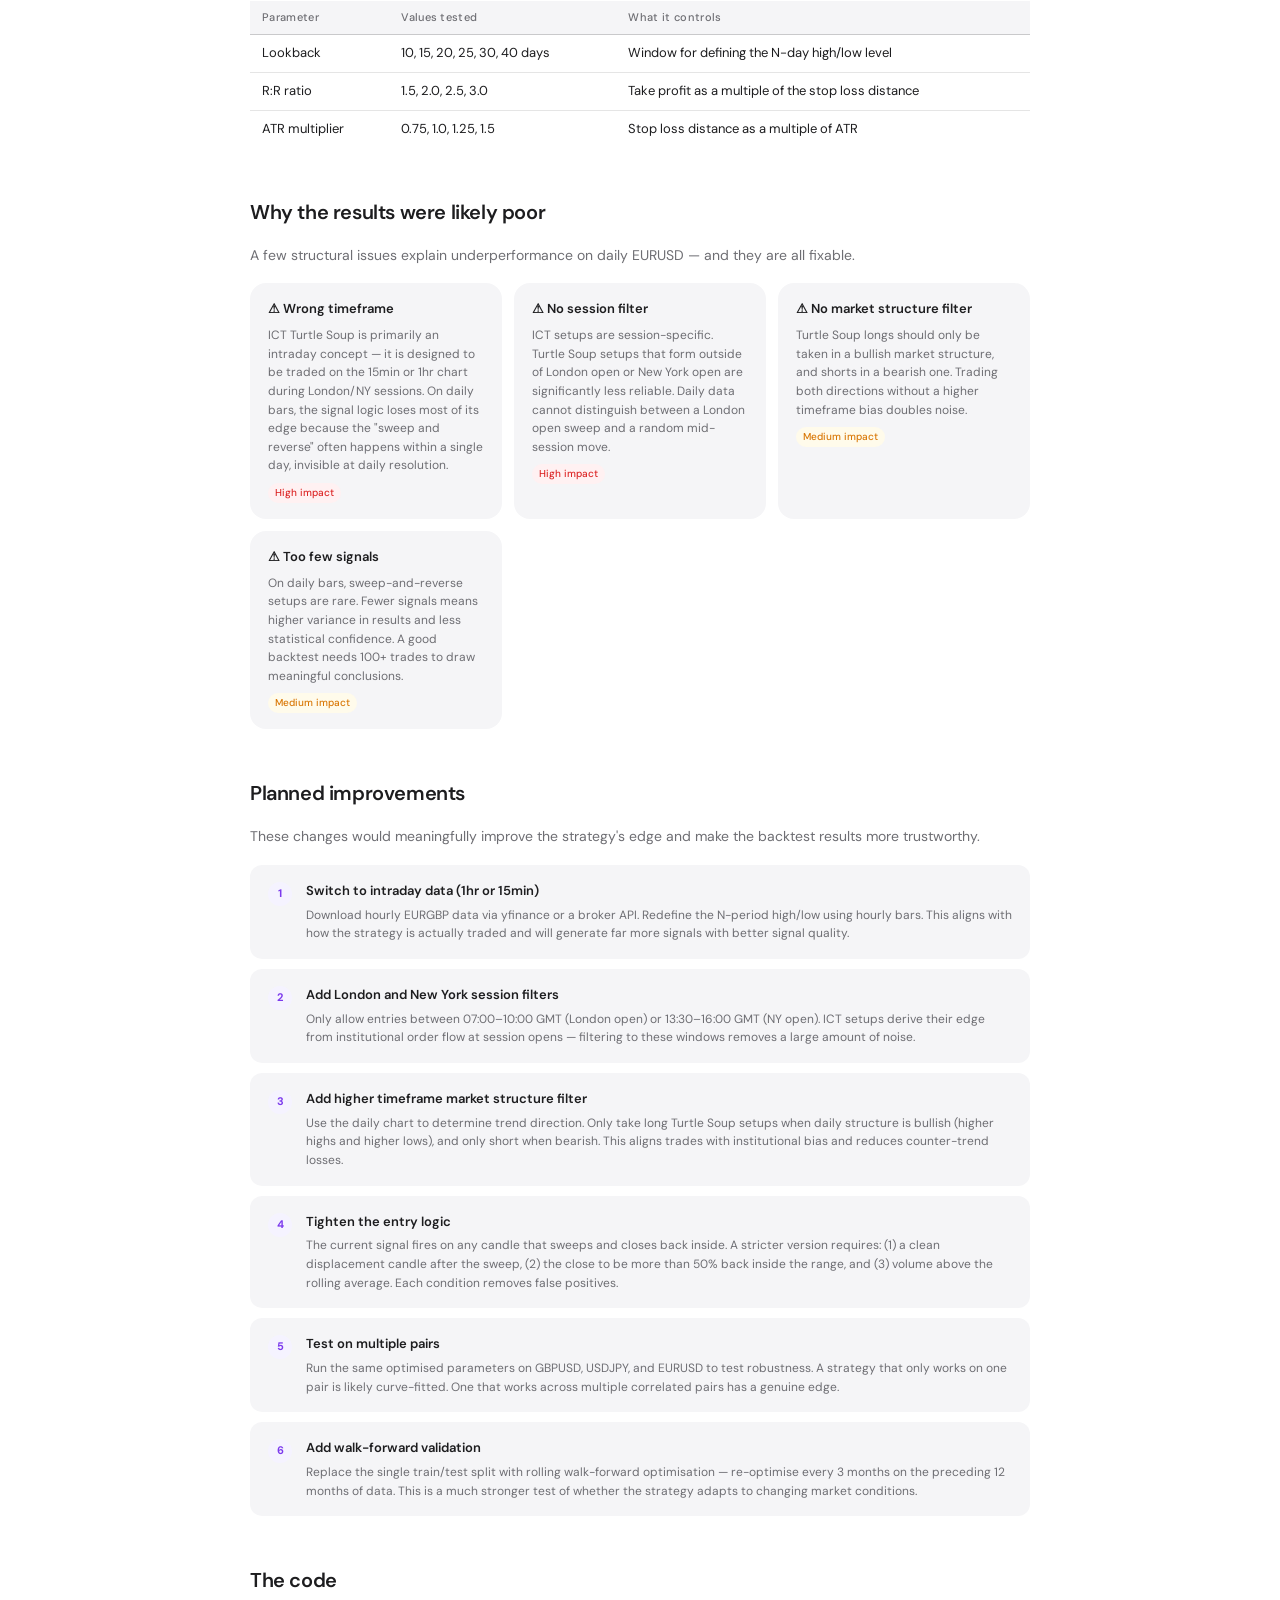
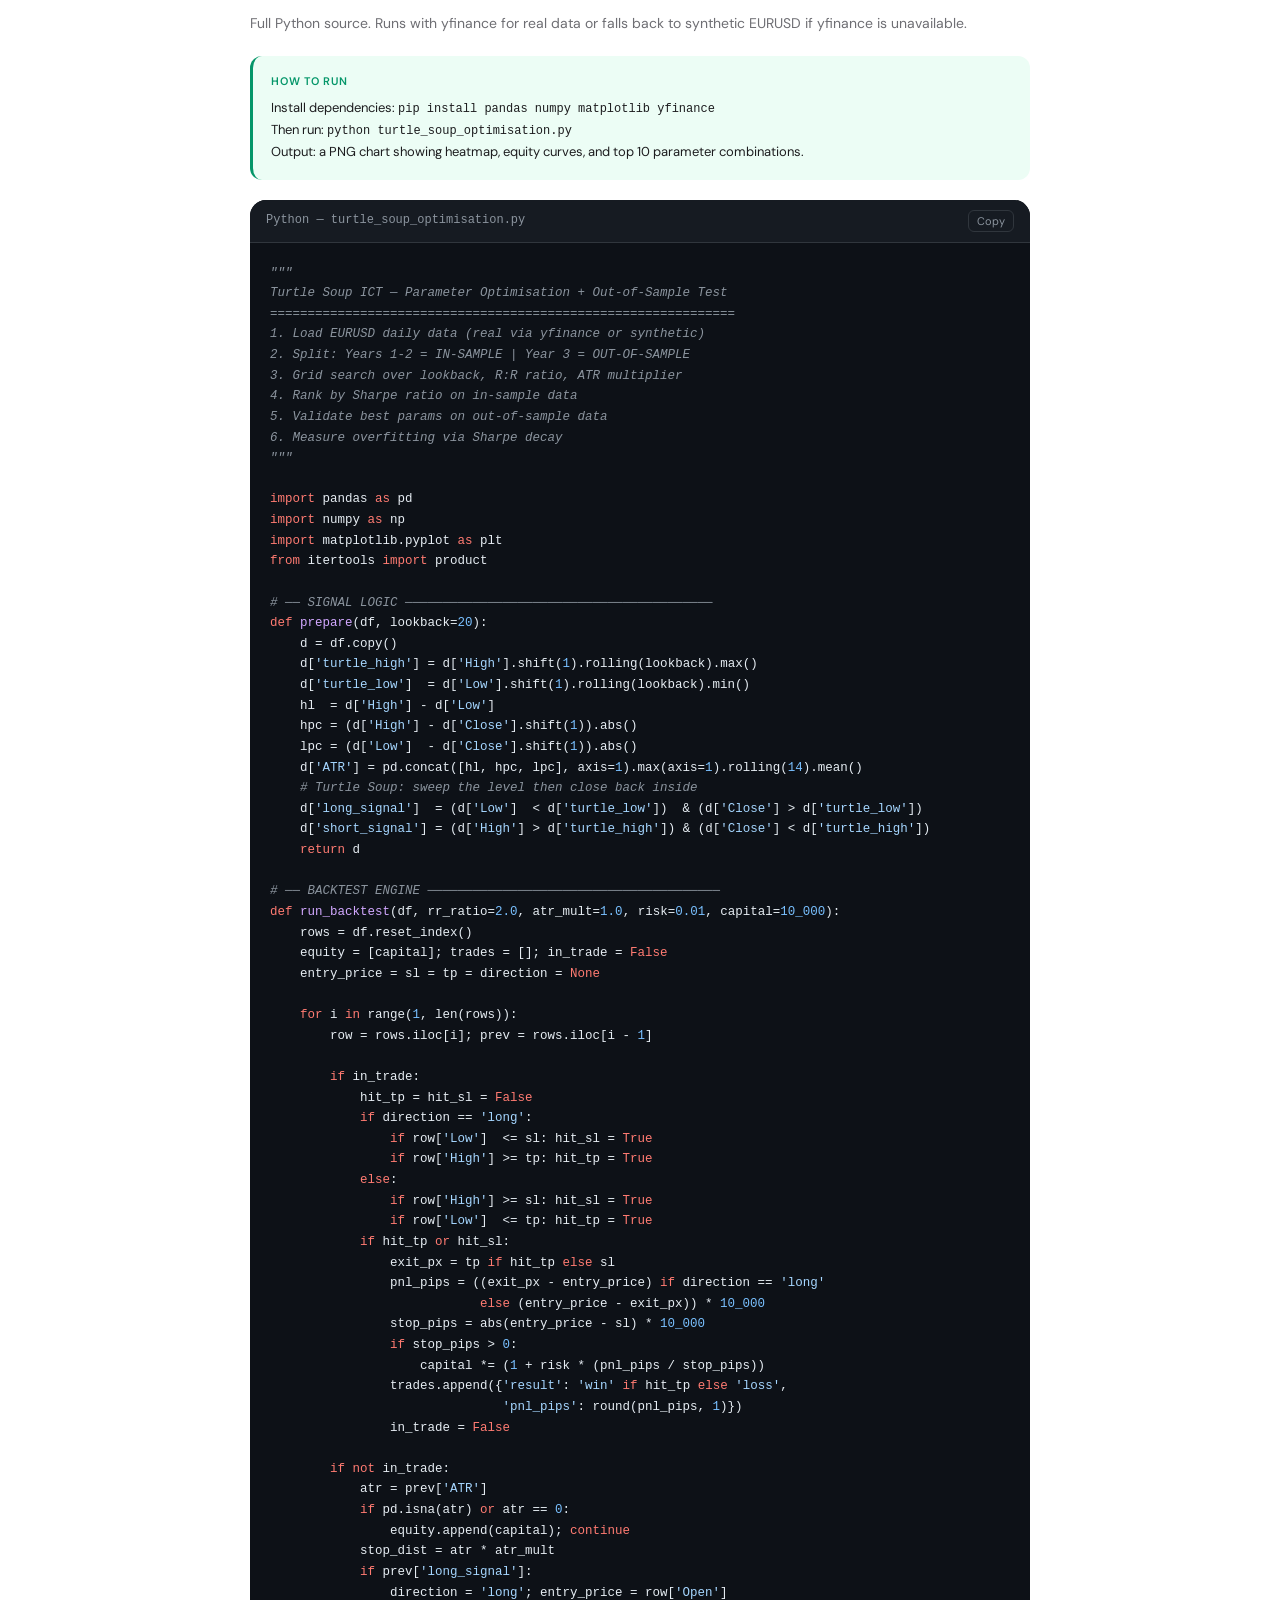
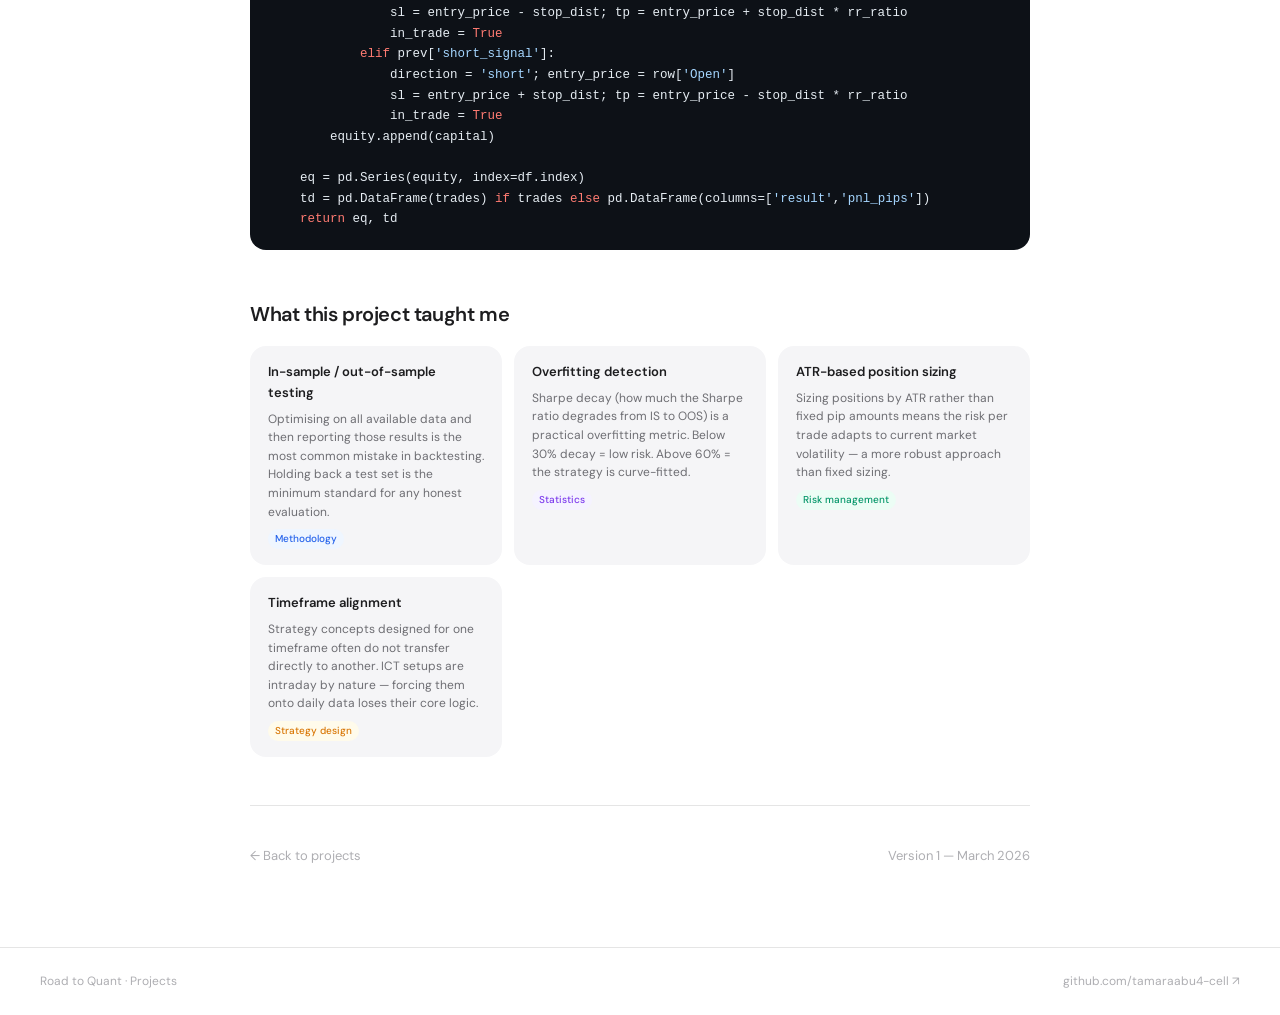
<file: projects/turtle-soup.html>
<!DOCTYPE html>
<html lang="en" data-theme="dark">
<head>
<meta charset="UTF-8">
<meta name="viewport" content="width=device-width, initial-scale=1.0">
<link rel="preconnect" href="https://fonts.googleapis.com">
<link rel="preconnect" href="https://fonts.gstatic.com" crossorigin>
<link href="https://fonts.googleapis.com/css2?family=DM+Sans:wght@300;400;500;600;700&family=DM+Mono:wght@400;500&display=swap" rel="stylesheet">
<title>Turtle Soup Backtest — Road to Quant</title>
<style>
:root{--bg:#ffffff;--bg2:#f5f5f7;--bg3:#e8e8ed;--tx1:#1d1d1f;--tx2:#6e6e73;--tx3:#aeaeb2;--br:rgba(0,0,0,.10);--br2:rgba(0,0,0,.18);--green:#059669;--green-bg:#ecfdf5;--green-dk:#065f46;--amber:#d97706;--amber-bg:#fffbeb;--blue:#2563eb;--blue-bg:#eff6ff;--purple:#7c3aed;--purple-bg:#f5f3ff;--red:#dc2626;--red-bg:#fff1f2}
[data-theme="dark"]{--bg:#1c1c1e;--bg2:#2c2c2e;--bg3:#3a3a3c;--tx1:#f5f5f7;--tx2:#98989d;--tx3:#636366;--br:rgba(255,255,255,.09);--br2:rgba(255,255,255,.16);--green:#34d399;--green-bg:#022c22;--green-dk:#6ee7b7;--amber:#fbbf24;--amber-bg:#1c1200;--blue:#60a5fa;--blue-bg:#0d1b3e;--purple:#a78bfa;--purple-bg:#1e0e3e;--red:#f87171;--red-bg:#1c0505}
*,*::before,*::after{box-sizing:border-box;margin:0;padding:0}
body{font-family:'DM Sans',-apple-system,BlinkMacSystemFont,'Segoe UI',sans-serif;background:var(--bg);color:var(--tx1);font-size:15px;line-height:1.6;-webkit-font-smoothing:antialiased}
a{color:inherit;text-decoration:none}
button{font-family:inherit;cursor:pointer;border:none;background:none}

/* Nav */
.nav{position:sticky;top:0;z-index:200;background:rgba(255,255,255,.82);backdrop-filter:saturate(180%) blur(20px);-webkit-backdrop-filter:saturate(180%) blur(20px);border-bottom:.5px solid var(--br);height:52px;display:flex;align-items:center;padding:0 32px;gap:8px}
[data-theme="dark"] .nav{background:rgba(28,28,30,.82)}
.nav-logo{font-size:17px;font-weight:600;letter-spacing:-.02em;margin-right:auto}
.nav-logo span{color:var(--green)}
.nav-links{display:flex;gap:2px}
.nav-link{padding:6px 12px;font-size:13px;color:var(--tx2);border-radius:10px;transition:background .15s,color .15s}
.nav-link:hover{background:var(--bg2);color:var(--tx1)}
.nav-link.active{color:var(--tx1);font-weight:500}
.nav-badge{font-size:10px;padding:1px 5px;border-radius:4px;background:var(--bg2);color:var(--tx3);margin-left:3px}
.nav-divider{width:.5px;height:20px;background:var(--br2);margin:0 6px}
.icon-btn{width:32px;height:32px;border-radius:10px;display:flex;align-items:center;justify-content:center;color:var(--tx2);font-size:15px;transition:background .15s;border:.5px solid transparent}
.icon-btn:hover{background:var(--bg2);color:var(--tx1);border-color:var(--br)}

/* Page layout */
.page-wrap{max-width:860px;margin:0 auto;padding:0 40px 80px}
.page-hero{padding:52px 0 40px;border-bottom:.5px solid var(--br);margin-bottom:48px}
.back-link{font-size:13px;color:var(--tx3);display:flex;align-items:center;gap:6px;margin-bottom:24px}
.back-link:hover{color:var(--tx1)}
.project-tag{display:inline-flex;align-items:center;gap:6px;font-size:11px;font-weight:500;padding:3px 10px;border-radius:980px;background:var(--green-bg);color:var(--green);margin-bottom:16px}
.page-title{font-size:36px;font-weight:600;letter-spacing:-.03em;line-height:1.1;margin-bottom:12px}
.page-sub{font-size:17px;color:var(--tx2);line-height:1.6;max-width:600px;margin-bottom:24px}
.meta-row{display:flex;gap:20px;flex-wrap:wrap}
.meta-item{font-size:12px;color:var(--tx3)}
.meta-item strong{color:var(--tx1);font-weight:500}

/* Stats strip */
.stats-strip{display:grid;grid-template-columns:repeat(auto-fill,minmax(140px,1fr));gap:12px;margin-bottom:48px}
.stat-card{background:var(--bg2);border-radius:16px;padding:16px 18px}
.stat-label{font-size:11px;color:var(--tx3);margin-bottom:6px;font-weight:500;text-transform:uppercase;letter-spacing:.06em}
.stat-value{font-size:22px;font-weight:600;letter-spacing:-.02em}
.stat-note{font-size:11px;color:var(--tx3);margin-top:3px}

/* Section */
.section{margin-bottom:48px}
.section-title{font-size:20px;font-weight:600;letter-spacing:-.02em;margin-bottom:16px}
.section-sub{font-size:14px;color:var(--tx2);line-height:1.7;margin-bottom:16px}

/* Cards */
.card-grid{display:grid;grid-template-columns:repeat(auto-fill,minmax(220px,1fr));gap:12px;margin-bottom:20px}
.card{background:var(--bg2);border-radius:16px;padding:16px 18px}
.card-title{font-size:13px;font-weight:600;margin-bottom:6px}
.card-body{font-size:12px;color:var(--tx2);line-height:1.55}
.card-tag{display:inline-block;font-size:10px;padding:2px 7px;border-radius:980px;margin-top:8px;font-weight:500}
.tag-green{background:var(--green-bg);color:var(--green)}
.tag-amber{background:var(--amber-bg);color:var(--amber)}
.tag-red{background:var(--red-bg);color:var(--red)}
.tag-blue{background:var(--blue-bg);color:var(--blue)}
.tag-purple{background:var(--purple-bg);color:var(--purple)}

/* Alert boxes */
.alert{border-radius:12px;padding:16px 18px;margin-bottom:16px;font-size:13px;line-height:1.7}
.alert-title{font-size:11px;font-weight:600;text-transform:uppercase;letter-spacing:.07em;margin-bottom:6px}
.alert-amber{background:var(--amber-bg);border-left:3px solid var(--amber)}
.alert-amber .alert-title{color:var(--amber)}
.alert-green{background:var(--green-bg);border-left:3px solid var(--green)}
.alert-green .alert-title{color:var(--green)}
.alert-blue{background:var(--blue-bg);border-left:3px solid var(--blue)}
.alert-blue .alert-title{color:var(--blue)}
.alert-red{background:var(--red-bg);border-left:3px solid var(--red)}
.alert-red .alert-title{color:var(--red)}

/* Improvements list */
.improve-list{display:flex;flex-direction:column;gap:10px;margin-bottom:20px}
.improve-item{background:var(--bg2);border-radius:12px;padding:16px 18px;display:flex;gap:14px;align-items:flex-start}
.improve-num{width:24px;height:24px;border-radius:50%;background:var(--purple-bg);color:var(--purple);font-size:11px;font-weight:700;display:flex;align-items:center;justify-content:center;flex-shrink:0;margin-top:1px}
.improve-body{}
.improve-title{font-size:13px;font-weight:600;margin-bottom:4px}
.improve-desc{font-size:12px;color:var(--tx2);line-height:1.55}

/* Code block */
.code-wrap{background:#0d1117;border-radius:16px;overflow:hidden;margin-bottom:20px}
.code-header{display:flex;align-items:center;justify-content:space-between;padding:10px 16px;background:#161b22;border-bottom:1px solid #30363d}
.code-lang{font-size:12px;color:#8b949e;font-family:'Courier New',monospace}
.code-copy{font-size:11px;color:#8b949e;cursor:pointer;padding:3px 8px;border-radius:6px;background:transparent;border:.5px solid #30363d;transition:background .15s;font-family:inherit}
.code-copy:hover{background:#21262d}
pre{padding:20px;overflow-x:auto;font-size:12.5px;line-height:1.65;color:#e6edf3;font-family:'Courier New',monospace}
.kw{color:#ff7b72}
.fn{color:#d2a8ff}
.st{color:#a5d6ff}
.cm{color:#8b949e;font-style:italic}
.nm{color:#79c0ff}
.op{color:#ffa657}

/* Table */
.data-table{width:100%;border-collapse:collapse;font-size:13px;margin-bottom:20px}
.data-table th{padding:8px 12px;background:var(--bg2);font-weight:500;font-size:11px;text-align:left;border-bottom:.5px solid var(--br2);color:var(--tx2);letter-spacing:.03em}
.data-table td{padding:8px 12px;border-bottom:.5px solid var(--br)}
.data-table tr:last-child td{border-bottom:none}
.data-table .positive{color:var(--green);font-weight:500}
.data-table .negative{color:var(--red);font-weight:500}
.data-table .highlight{background:var(--green-bg)}

/* Divider */
hr{border:none;border-top:.5px solid var(--br);margin:40px 0}

/* Footer */
.footer{border-top:.5px solid var(--br);padding:24px 40px;display:flex;align-items:center;justify-content:space-between;font-size:12px;color:var(--tx3)}
.footer a:hover{color:var(--tx1)}

@media(max-width:700px){.page-wrap{padding:0 20px 60px}.nav{padding:0 16px}.footer{padding:16px 20px;flex-direction:column;gap:6px}.stats-strip{grid-template-columns:repeat(2,1fr)}}
</style>
</head>
<body>

<nav class="nav">
  <div class="nav-logo">Road to <span>Quant</span></div>
  <div class="nav-links">
    <a class="nav-link" href="../index.html">Home</a>
    <a class="nav-link" href="../study-guide/study-guide.html">Study Guide</a>
    <a class="nav-link active" href="projects.html">Projects</a>
    <a class="nav-link" href="../blog/blog.html">Blog</a>
  </div>
  <div class="nav-divider"></div>
  <button class="icon-btn" onclick="toggleTheme()">&#9788;</button>
</nav>

<div class="page-wrap">

  <!-- Hero -->
  <div class="page-hero">
    <a class="back-link" href="projects.html">&#8592; All projects</a>
    <div class="project-tag">
      <span style="width:6px;height:6px;border-radius:50%;background:var(--green);display:inline-block"></span>
      Project 1
    </div>
    <h1 class="page-title">ICT Turtle Soup<br>Backtest</h1>
    <p class="page-sub">A parameter-optimised backtest of the ICT Turtle Soup strategy on EURUSD daily data — with in-sample/out-of-sample validation and overfitting analysis.</p>
    <div class="meta-row">
      <span class="meta-item"><strong>Market:</strong> EURUSD / EURGBP (FX)</span>
      <span class="meta-item"><strong>Timeframe:</strong> Daily</span>
      <span class="meta-item"><strong>Language:</strong> Python</span>
      <span class="meta-item"><strong>Status:</strong> Complete — v1</span>
    </div>
  </div>

  <!-- What is Turtle Soup -->
  <div class="section">
    <div class="section-title">What is the Turtle Soup strategy?</div>
    <p class="section-sub">Turtle Soup is an ICT (Inner Circle Trader) concept that <em>fades</em> the classic Turtle Trader breakout. Where traditional Turtle Traders buy new highs and sell new lows, Turtle Soup does the opposite — it anticipates false breakouts.</p>

    <div class="card-grid">
      <div class="card">
        <div class="card-title">The setup</div>
        <div class="card-body">Price sweeps a recent N-day high or low, triggering breakout traders. It then reverses back inside the range — the "soup" — trapping those traders on the wrong side.</div>
        <span class="card-tag tag-blue">Liquidity sweep</span>
      </div>
      <div class="card">
        <div class="card-title">Long signal</div>
        <div class="card-body">Price breaks below the N-day low (sweeps buy-side liquidity), then closes back above it within the same candle. Enter long at the next open.</div>
        <span class="card-tag tag-green">Bullish reversal</span>
      </div>
      <div class="card">
        <div class="card-title">Short signal</div>
        <div class="card-body">Price breaks above the N-day high (sweeps sell-side liquidity), then closes back below it. Enter short at the next open.</div>
        <span class="card-tag tag-red">Bearish reversal</span>
      </div>
      <div class="card">
        <div class="card-title">Stop & target</div>
        <div class="card-body">Stop loss placed at ATR × multiplier from entry. Take profit at R:R × stop distance. Both parameters are optimised in the grid search.</div>
        <span class="card-tag tag-amber">ATR-based sizing</span>
      </div>
    </div>
  </div>

  <!-- How it was built -->
  <div class="section">
    <div class="section-title">How the model works</div>
    <div class="alert alert-blue">
      <div class="alert-title">Methodology</div>
      This is not just a simple backtest — it includes a full parameter optimisation pipeline with overfitting protection. Three years of data are split into in-sample (years 1–2) and out-of-sample (year 3). Parameters are optimised only on in-sample data and then validated on the unseen out-of-sample period.
    </div>

    <table class="data-table">
      <thead><tr><th>Component</th><th>Details</th></tr></thead>
      <tbody>
        <tr><td>Data</td><td>EURUSD daily OHLCV via yfinance (2021–2024)</td></tr>
        <tr><td>Signal</td><td>N-day high/low sweep with same-candle close reversal</td></tr>
        <tr><td>ATR</td><td>14-period Average True Range for stop sizing</td></tr>
        <tr><td>Position sizing</td><td>Fixed 1% risk per trade on £10,000 capital</td></tr>
        <tr><td>Grid search</td><td>96 parameter combinations across lookback, R:R, ATR mult</td></tr>
        <tr><td>Ranking metric</td><td>Sharpe ratio on in-sample data</td></tr>
        <tr><td>Validation</td><td>Best params re-run on out-of-sample data blind</td></tr>
        <tr><td>Overfitting test</td><td>Sharpe decay: IS Sharpe vs OOS Sharpe comparison</td></tr>
      </tbody>
    </table>

    <div class="section-title" style="font-size:16px;margin-top:28px">Parameters searched</div>
    <table class="data-table">
      <thead><tr><th>Parameter</th><th>Values tested</th><th>What it controls</th></tr></thead>
      <tbody>
        <tr><td>Lookback</td><td>10, 15, 20, 25, 30, 40 days</td><td>Window for defining the N-day high/low level</td></tr>
        <tr><td>R:R ratio</td><td>1.5, 2.0, 2.5, 3.0</td><td>Take profit as a multiple of the stop loss distance</td></tr>
        <tr><td>ATR multiplier</td><td>0.75, 1.0, 1.25, 1.5</td><td>Stop loss distance as a multiple of ATR</td></tr>
      </tbody>
    </table>
  </div>

  <!-- Why results were poor -->
  <div class="section">
    <div class="section-title">Why the results were likely poor</div>
    <p class="section-sub">A few structural issues explain underperformance on daily EURUSD — and they are all fixable.</p>

    <div class="card-grid">
      <div class="card">
        <div class="card-title">&#x26A0; Wrong timeframe</div>
        <div class="card-body">ICT Turtle Soup is primarily an intraday concept — it is designed to be traded on the 15min or 1hr chart during London/NY sessions. On daily bars, the signal logic loses most of its edge because the "sweep and reverse" often happens within a single day, invisible at daily resolution.</div>
        <span class="card-tag tag-red">High impact</span>
      </div>
      <div class="card">
        <div class="card-title">&#x26A0; No session filter</div>
        <div class="card-body">ICT setups are session-specific. Turtle Soup setups that form outside of London open or New York open are significantly less reliable. Daily data cannot distinguish between a London open sweep and a random mid-session move.</div>
        <span class="card-tag tag-red">High impact</span>
      </div>
      <div class="card">
        <div class="card-title">&#x26A0; No market structure filter</div>
        <div class="card-body">Turtle Soup longs should only be taken in a bullish market structure, and shorts in a bearish one. Trading both directions without a higher timeframe bias doubles noise.</div>
        <span class="card-tag tag-amber">Medium impact</span>
      </div>
      <div class="card">
        <div class="card-title">&#x26A0; Too few signals</div>
        <div class="card-body">On daily bars, sweep-and-reverse setups are rare. Fewer signals means higher variance in results and less statistical confidence. A good backtest needs 100+ trades to draw meaningful conclusions.</div>
        <span class="card-tag tag-amber">Medium impact</span>
      </div>
    </div>
  </div>

  <!-- Improvements -->
  <div class="section">
    <div class="section-title">Planned improvements</div>
    <p class="section-sub">These changes would meaningfully improve the strategy's edge and make the backtest results more trustworthy.</p>

    <div class="improve-list">
      <div class="improve-item">
        <div class="improve-num">1</div>
        <div class="improve-body">
          <div class="improve-title">Switch to intraday data (1hr or 15min)</div>
          <div class="improve-desc">Download hourly EURGBP data via yfinance or a broker API. Redefine the N-period high/low using hourly bars. This aligns with how the strategy is actually traded and will generate far more signals with better signal quality.</div>
        </div>
      </div>
      <div class="improve-item">
        <div class="improve-num">2</div>
        <div class="improve-body">
          <div class="improve-title">Add London and New York session filters</div>
          <div class="improve-desc">Only allow entries between 07:00–10:00 GMT (London open) or 13:30–16:00 GMT (NY open). ICT setups derive their edge from institutional order flow at session opens — filtering to these windows removes a large amount of noise.</div>
        </div>
      </div>
      <div class="improve-item">
        <div class="improve-num">3</div>
        <div class="improve-body">
          <div class="improve-title">Add higher timeframe market structure filter</div>
          <div class="improve-desc">Use the daily chart to determine trend direction. Only take long Turtle Soup setups when daily structure is bullish (higher highs and higher lows), and only short when bearish. This aligns trades with institutional bias and reduces counter-trend losses.</div>
        </div>
      </div>
      <div class="improve-item">
        <div class="improve-num">4</div>
        <div class="improve-body">
          <div class="improve-title">Tighten the entry logic</div>
          <div class="improve-desc">The current signal fires on any candle that sweeps and closes back inside. A stricter version requires: (1) a clean displacement candle after the sweep, (2) the close to be more than 50% back inside the range, and (3) volume above the rolling average. Each condition removes false positives.</div>
        </div>
      </div>
      <div class="improve-item">
        <div class="improve-num">5</div>
        <div class="improve-body">
          <div class="improve-title">Test on multiple pairs</div>
          <div class="improve-desc">Run the same optimised parameters on GBPUSD, USDJPY, and EURUSD to test robustness. A strategy that only works on one pair is likely curve-fitted. One that works across multiple correlated pairs has a genuine edge.</div>
        </div>
      </div>
      <div class="improve-item">
        <div class="improve-num">6</div>
        <div class="improve-body">
          <div class="improve-title">Add walk-forward validation</div>
          <div class="improve-desc">Replace the single train/test split with rolling walk-forward optimisation — re-optimise every 3 months on the preceding 12 months of data. This is a much stronger test of whether the strategy adapts to changing market conditions.</div>
        </div>
      </div>
    </div>
  </div>

  <!-- Code -->
  <div class="section">
    <div class="section-title">The code</div>
    <p class="section-sub" style="margin-bottom:20px">Full Python source. Runs with yfinance for real data or falls back to synthetic EURUSD if yfinance is unavailable.</p>

    <div class="alert alert-green" style="margin-bottom:20px">
      <div class="alert-title">How to run</div>
      Install dependencies: <code style="font-family:'Courier New',monospace;font-size:12px">pip install pandas numpy matplotlib yfinance</code><br>
      Then run: <code style="font-family:'Courier New',monospace;font-size:12px">python turtle_soup_optimisation.py</code><br>
      Output: a PNG chart showing heatmap, equity curves, and top 10 parameter combinations.
    </div>

    <div class="code-wrap">
      <div class="code-header">
        <span class="code-lang">Python &mdash; turtle_soup_optimisation.py</span>
        <button class="code-copy" onclick="copyCode()">Copy</button>
      </div>
      <pre id="code-block"><span class="cm">"""
Turtle Soup ICT — Parameter Optimisation + Out-of-Sample Test
==============================================================
1. Load EURUSD daily data (real via yfinance or synthetic)
2. Split: Years 1-2 = IN-SAMPLE | Year 3 = OUT-OF-SAMPLE
3. Grid search over lookback, R:R ratio, ATR multiplier
4. Rank by Sharpe ratio on in-sample data
5. Validate best params on out-of-sample data
6. Measure overfitting via Sharpe decay
"""</span>

<span class="kw">import</span> pandas <span class="kw">as</span> pd
<span class="kw">import</span> numpy <span class="kw">as</span> np
<span class="kw">import</span> matplotlib.pyplot <span class="kw">as</span> plt
<span class="kw">from</span> itertools <span class="kw">import</span> product

<span class="cm"># ── SIGNAL LOGIC ─────────────────────────────────────────</span>
<span class="kw">def</span> <span class="fn">prepare</span>(df, lookback=<span class="nm">20</span>):
    d = df.copy()
    d[<span class="st">'turtle_high'</span>] = d[<span class="st">'High'</span>].shift(<span class="nm">1</span>).rolling(lookback).max()
    d[<span class="st">'turtle_low'</span>]  = d[<span class="st">'Low'</span>].shift(<span class="nm">1</span>).rolling(lookback).min()
    hl  = d[<span class="st">'High'</span>] - d[<span class="st">'Low'</span>]
    hpc = (d[<span class="st">'High'</span>] - d[<span class="st">'Close'</span>].shift(<span class="nm">1</span>)).abs()
    lpc = (d[<span class="st">'Low'</span>]  - d[<span class="st">'Close'</span>].shift(<span class="nm">1</span>)).abs()
    d[<span class="st">'ATR'</span>] = pd.concat([hl, hpc, lpc], axis=<span class="nm">1</span>).max(axis=<span class="nm">1</span>).rolling(<span class="nm">14</span>).mean()
    <span class="cm"># Turtle Soup: sweep the level then close back inside</span>
    d[<span class="st">'long_signal'</span>]  = (d[<span class="st">'Low'</span>]  &lt; d[<span class="st">'turtle_low'</span>])  &amp; (d[<span class="st">'Close'</span>] &gt; d[<span class="st">'turtle_low'</span>])
    d[<span class="st">'short_signal'</span>] = (d[<span class="st">'High'</span>] &gt; d[<span class="st">'turtle_high'</span>]) &amp; (d[<span class="st">'Close'</span>] &lt; d[<span class="st">'turtle_high'</span>])
    <span class="kw">return</span> d

<span class="cm"># ── BACKTEST ENGINE ───────────────────────────────────────</span>
<span class="kw">def</span> <span class="fn">run_backtest</span>(df, rr_ratio=<span class="nm">2.0</span>, atr_mult=<span class="nm">1.0</span>, risk=<span class="nm">0.01</span>, capital=<span class="nm">10_000</span>):
    rows = df.reset_index()
    equity = [capital]; trades = []; in_trade = <span class="kw">False</span>
    entry_price = sl = tp = direction = <span class="kw">None</span>

    <span class="kw">for</span> i <span class="kw">in</span> range(<span class="nm">1</span>, len(rows)):
        row = rows.iloc[i]; prev = rows.iloc[i - <span class="nm">1</span>]

        <span class="kw">if</span> in_trade:
            hit_tp = hit_sl = <span class="kw">False</span>
            <span class="kw">if</span> direction == <span class="st">'long'</span>:
                <span class="kw">if</span> row[<span class="st">'Low'</span>]  &lt;= sl: hit_sl = <span class="kw">True</span>
                <span class="kw">if</span> row[<span class="st">'High'</span>] &gt;= tp: hit_tp = <span class="kw">True</span>
            <span class="kw">else</span>:
                <span class="kw">if</span> row[<span class="st">'High'</span>] &gt;= sl: hit_sl = <span class="kw">True</span>
                <span class="kw">if</span> row[<span class="st">'Low'</span>]  &lt;= tp: hit_tp = <span class="kw">True</span>
            <span class="kw">if</span> hit_tp <span class="kw">or</span> hit_sl:
                exit_px = tp <span class="kw">if</span> hit_tp <span class="kw">else</span> sl
                pnl_pips = ((exit_px - entry_price) <span class="kw">if</span> direction == <span class="st">'long'</span>
                            <span class="kw">else</span> (entry_price - exit_px)) * <span class="nm">10_000</span>
                stop_pips = abs(entry_price - sl) * <span class="nm">10_000</span>
                <span class="kw">if</span> stop_pips > <span class="nm">0</span>:
                    capital *= (<span class="nm">1</span> + risk * (pnl_pips / stop_pips))
                trades.append({<span class="st">'result'</span>: <span class="st">'win'</span> <span class="kw">if</span> hit_tp <span class="kw">else</span> <span class="st">'loss'</span>,
                               <span class="st">'pnl_pips'</span>: round(pnl_pips, <span class="nm">1</span>)})
                in_trade = <span class="kw">False</span>

        <span class="kw">if not</span> in_trade:
            atr = prev[<span class="st">'ATR'</span>]
            <span class="kw">if</span> pd.isna(atr) <span class="kw">or</span> atr == <span class="nm">0</span>:
                equity.append(capital); <span class="kw">continue</span>
            stop_dist = atr * atr_mult
            <span class="kw">if</span> prev[<span class="st">'long_signal'</span>]:
                direction = <span class="st">'long'</span>; entry_price = row[<span class="st">'Open'</span>]
                sl = entry_price - stop_dist; tp = entry_price + stop_dist * rr_ratio
                in_trade = <span class="kw">True</span>
            <span class="kw">elif</span> prev[<span class="st">'short_signal'</span>]:
                direction = <span class="st">'short'</span>; entry_price = row[<span class="st">'Open'</span>]
                sl = entry_price + stop_dist; tp = entry_price - stop_dist * rr_ratio
                in_trade = <span class="kw">True</span>
        equity.append(capital)

    eq = pd.Series(equity, index=df.index)
    td = pd.DataFrame(trades) <span class="kw">if</span> trades <span class="kw">else</span> pd.DataFrame(columns=[<span class="st">'result'</span>,<span class="st">'pnl_pips'</span>])
    <span class="kw">return</span> eq, td</pre>
    </div>
  </div>

  <!-- What I learned -->
  <div class="section">
    <div class="section-title">What this project taught me</div>
    <div class="card-grid">
      <div class="card">
        <div class="card-title">In-sample / out-of-sample testing</div>
        <div class="card-body">Optimising on all available data and then reporting those results is the most common mistake in backtesting. Holding back a test set is the minimum standard for any honest evaluation.</div>
        <span class="card-tag tag-blue">Methodology</span>
      </div>
      <div class="card">
        <div class="card-title">Overfitting detection</div>
        <div class="card-body">Sharpe decay (how much the Sharpe ratio degrades from IS to OOS) is a practical overfitting metric. Below 30% decay = low risk. Above 60% = the strategy is curve-fitted.</div>
        <span class="card-tag tag-purple">Statistics</span>
      </div>
      <div class="card">
        <div class="card-title">ATR-based position sizing</div>
        <div class="card-body">Sizing positions by ATR rather than fixed pip amounts means the risk per trade adapts to current market volatility — a more robust approach than fixed sizing.</div>
        <span class="card-tag tag-green">Risk management</span>
      </div>
      <div class="card">
        <div class="card-title">Timeframe alignment</div>
        <div class="card-body">Strategy concepts designed for one timeframe often do not transfer directly to another. ICT setups are intraday by nature — forcing them onto daily data loses their core logic.</div>
        <span class="card-tag tag-amber">Strategy design</span>
      </div>
    </div>
  </div>

  <hr>

  <div style="display:flex;align-items:center;justify-content:space-between;flex-wrap:wrap;gap:16px">
    <a href="projects.html" style="font-size:13px;color:var(--tx3)">&#8592; Back to projects</a>
    <div style="display:flex;gap:10px">
      <span style="font-size:13px;color:var(--tx3)">Version 1 &mdash; March 2026</span>
    </div>
  </div>

</div>

<footer class="footer">
  <span>Road to Quant &middot; Projects</span>
  <a href="https://github.com/tamaraabu4-cell/quant-study-notes" target="_blank">github.com/tamaraabu4-cell &nearr;</a>
</footer>

<script>
function toggleTheme(){
  const dark = document.documentElement.getAttribute('data-theme') === 'dark';
  document.documentElement.setAttribute('data-theme', dark ? 'light' : 'dark');
}
function copyCode(){
  const code = document.getElementById('code-block').innerText;
  navigator.clipboard.writeText(code).then(()=>{
    const btn = document.querySelector('.code-copy');
    btn.textContent = 'Copied!';
    setTimeout(()=>{ btn.textContent = 'Copy'; }, 2000);
  });
}
if(window.matchMedia&&window.matchMedia('(prefers-color-scheme: dark)').matches){
  document.documentElement.setAttribute('data-theme','dark');
} else {
  document.documentElement.setAttribute('data-theme','light');
}
</script>
</body>
</html>
</file>
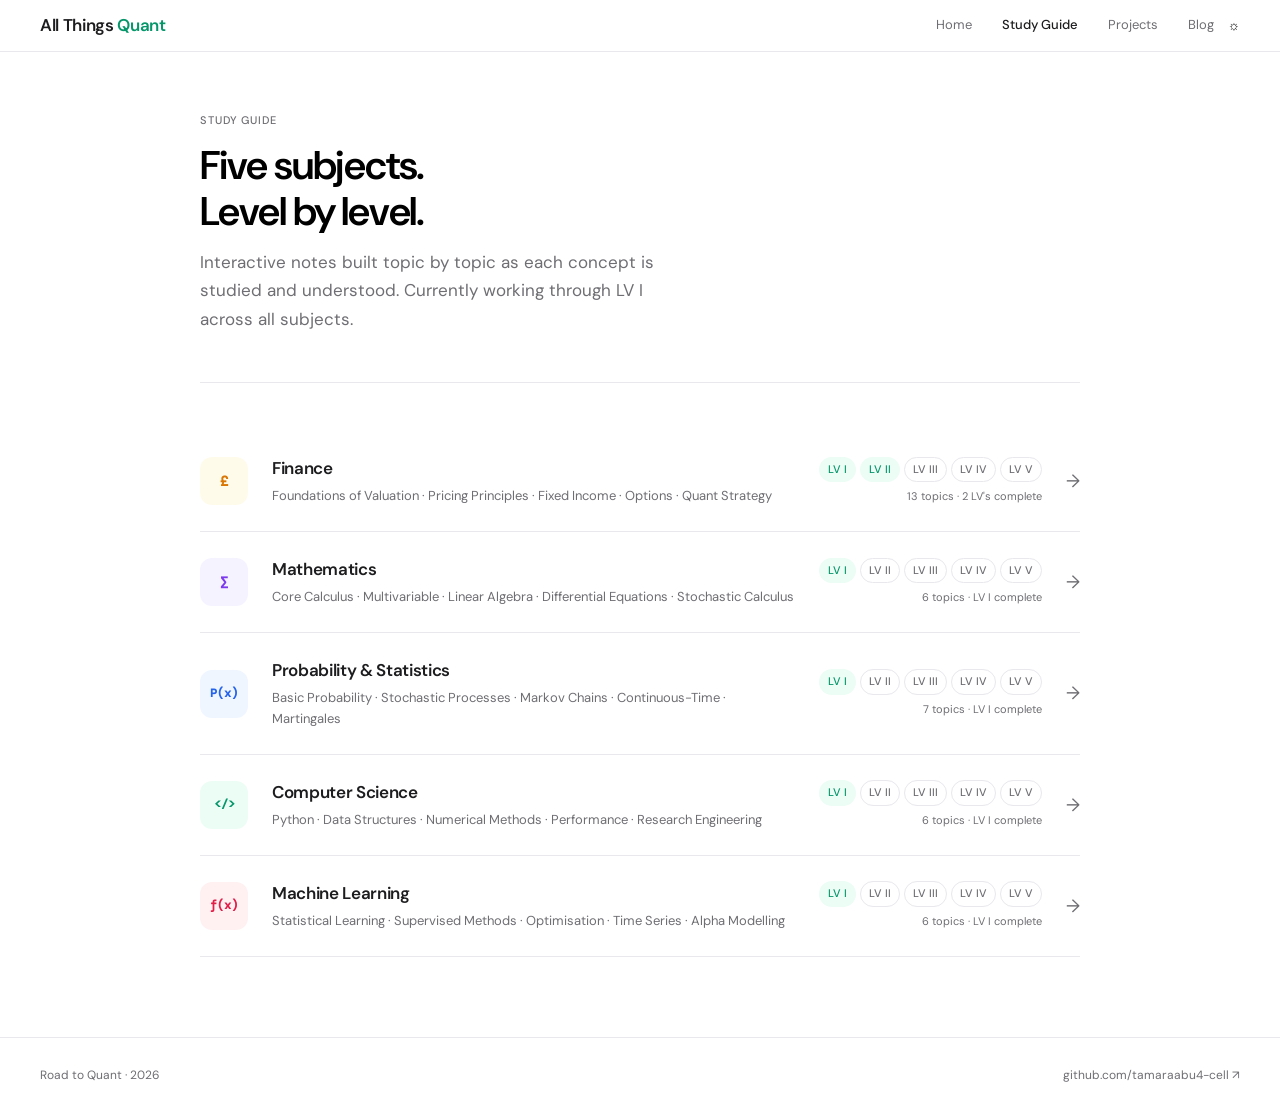
<file: study-guide/study-guide.html>
<!DOCTYPE html>
<html lang="en">
<head>
<meta charset="UTF-8">
<meta name="viewport" content="width=device-width, initial-scale=1.0">
<link rel="preconnect" href="https://fonts.googleapis.com">
<link rel="preconnect" href="https://fonts.gstatic.com" crossorigin>
<link href="https://fonts.googleapis.com/css2?family=DM+Sans:wght@300;400;500;600;700&family=DM+Mono:wght@400;500&display=swap" rel="stylesheet">
<title>Study Guide — Road to Quant</title>
<style>
/* =====================================================
   Road to Quant — Shared Design System
   Apple-inspired: clean, minimal, intentional
   ===================================================== */



:root {
  --font:       'DM Sans', -apple-system, BlinkMacSystemFont, sans-serif;
  --font-mono:  'DM Mono', 'Courier New', monospace;

  --white:      #ffffff;
  --off-white:  #f5f5f7;
  --light:      #e8e8ed;
  --mid:        #d2d2d7;
  --subtle:     #6e6e73;
  --body:       #1d1d1f;
  --black:      #000000;

  --green:      #059669;
  --green-bg:   #ecfdf5;
  --green-dark: #065f46;

  --amber:      #d97706;
  --amber-bg:   #fffbeb;

  --blue:       #2563eb;
  --blue-bg:    #eff6ff;

  --purple:     #7c3aed;
  --purple-bg:  #f5f3ff;

  --red:        #dc2626;
  --red-bg:     #fef2f2;

  --r-sm:  6px;
  --r-md:  10px;
  --r-lg:  16px;
  --r-xl:  24px;

  --shadow-sm:  0 1px 2px rgba(0,0,0,0.05);
  --shadow-md:  0 4px 16px rgba(0,0,0,0.08);
  --shadow-lg:  0 12px 40px rgba(0,0,0,0.10);
}

@media (prefers-color-scheme: dark) {
  :root {
    --white:     #1c1c1e;
    --off-white: #2c2c2e;
    --light:     #3a3a3c;
    --mid:       #48484a;
    --subtle:    #98989d;
    --body:      #f5f5f7;
    --black:     #ffffff;
    --green-bg:  #022c22;
    --green:     #34d399;
    --green-dark:#6ee7b7;
    --amber-bg:  #1c1200;
    --blue-bg:   #0d1b3e;
    --purple-bg: #1e0e3e;
    --red-bg:    #1c0505;
  }
}

/* ── Reset ── */
*, *::before, *::after { box-sizing: border-box; margin: 0; padding: 0; }
html { scroll-behavior: smooth; }
body {
  font-family: var(--font);
  background: var(--white);
  color: var(--body);
  font-size: 15px;
  line-height: 1.6;
  -webkit-font-smoothing: antialiased;
}
a { color: inherit; text-decoration: none; }
button { font-family: var(--font); cursor: pointer; border: none; background: none; }
img { max-width: 100%; }

/* ── Navigation ── */
.nav {
  position: sticky;
  top: 0;
  z-index: 200;
  background: rgba(255,255,255,0.85);
  backdrop-filter: saturate(180%) blur(20px);
  -webkit-backdrop-filter: saturate(180%) blur(20px);
  border-bottom: 0.5px solid var(--light);
  height: 52px;
  display: flex;
  align-items: center;
  padding: 0 40px;
  gap: 0;
}
@media (prefers-color-scheme: dark) {
  .nav { background: rgba(28,28,30,0.85); }
}
.nav-logo {
  font-size: 17px;
  font-weight: 600;
  letter-spacing: -0.02em;
  color: var(--body);
  margin-right: auto;
}
.nav-logo span { color: var(--green); }
.nav-links { display: flex; gap: 2px; }
.nav-link {
  padding: 6px 14px;
  font-size: 13px;
  font-weight: 400;
  color: var(--subtle);
  border-radius: var(--r-md);
  transition: background 0.15s, color 0.15s;
}
.nav-link:hover { background: var(--off-white); color: var(--body); }
.nav-link.active { color: var(--body); font-weight: 500; }
.nav-badge {
  display: inline-block;
  font-size: 10px;
  padding: 1px 5px;
  border-radius: 4px;
  background: var(--off-white);
  color: var(--subtle);
  margin-left: 4px;
  vertical-align: middle;
}

/* ── Page container ── */
.container { max-width: 960px; margin: 0 auto; padding: 0 40px; }
.container-wide { max-width: 1100px; margin: 0 auto; padding: 0 40px; }

/* ── Section spacing ── */
.section { padding: 80px 0; }
.section-sm { padding: 48px 0; }

/* ── Typography ── */
.display {
  font-size: clamp(40px, 6vw, 64px);
  font-weight: 600;
  letter-spacing: -0.04em;
  line-height: 1.05;
  color: var(--black);
}
.display em { font-style: normal; color: var(--green); }
.headline {
  font-size: clamp(28px, 4vw, 40px);
  font-weight: 600;
  letter-spacing: -0.03em;
  line-height: 1.15;
  color: var(--black);
}
.title {
  font-size: 22px;
  font-weight: 600;
  letter-spacing: -0.02em;
  color: var(--body);
}
.label {
  font-size: 11px;
  font-weight: 500;
  text-transform: uppercase;
  letter-spacing: 0.08em;
  color: var(--subtle);
}
.body-lg { font-size: 17px; color: var(--subtle); line-height: 1.7; }
.body-sm { font-size: 13px; color: var(--subtle); line-height: 1.65; }

/* ── Cards ── */
.card {
  background: var(--white);
  border: 0.5px solid var(--light);
  border-radius: var(--r-xl);
  padding: 28px;
  transition: box-shadow 0.2s, transform 0.2s, border-color 0.2s;
}
.card:hover {
  box-shadow: var(--shadow-md);
  transform: translateY(-2px);
  border-color: var(--mid);
}
.card-sm {
  background: var(--off-white);
  border-radius: var(--r-lg);
  padding: 18px 20px;
}
.card-sm.white {
  background: var(--white);
  border: 0.5px solid var(--light);
}

/* ── Buttons ── */
.btn {
  display: inline-flex;
  align-items: center;
  gap: 6px;
  padding: 10px 20px;
  font-size: 13px;
  font-weight: 500;
  border-radius: 980px;
  border: 0.5px solid var(--light);
  background: var(--white);
  color: var(--body);
  transition: background 0.15s, border-color 0.15s, transform 0.1s;
  cursor: pointer;
}
.btn:hover { background: var(--off-white); border-color: var(--mid); transform: scale(0.99); }
.btn-primary {
  background: var(--body);
  color: var(--white);
  border-color: var(--body);
}
.btn-primary:hover { background: #3a3a3c; }
.btn-green {
  background: var(--green);
  color: white;
  border-color: var(--green);
}
.btn-green:hover { background: var(--green-dark); }

/* ── Tag / badge ── */
.tag {
  display: inline-block;
  font-size: 11px;
  font-weight: 500;
  padding: 3px 10px;
  border-radius: 980px;
  letter-spacing: 0.02em;
}
.tag-green  { background: var(--green-bg);  color: var(--green); }
.tag-amber  { background: var(--amber-bg);  color: var(--amber); }
.tag-blue   { background: var(--blue-bg);   color: var(--blue); }
.tag-purple { background: var(--purple-bg); color: var(--purple); }
.tag-subtle { background: var(--off-white); color: var(--subtle); }

/* ── Divider ── */
hr { border: none; border-top: 0.5px solid var(--light); margin: 32px 0; }

/* ── Footer ── */
.footer {
  border-top: 0.5px solid var(--light);
  padding: 28px 40px;
  display: flex;
  align-items: center;
  justify-content: space-between;
  font-size: 12px;
  color: var(--subtle);
}
.footer a:hover { color: var(--body); }

/* ── Subject colours ── */
.subject-finance { --c-bg: #fffbeb; --c-text: #d97706; }
.subject-maths   { --c-bg: #f5f3ff; --c-text: #7c3aed; }
.subject-stats   { --c-bg: #eff6ff; --c-text: #2563eb; }
.subject-cs      { --c-bg: #ecfdf5; --c-text: #059669; }
.subject-ml      { --c-bg: #fff1f2; --c-text: #e11d48; }

/* ── Study notes layout ── */
.study-shell {
  display: flex;
  min-height: calc(100vh - 52px);
}
.study-sidebar {
  width: 200px;
  flex-shrink: 0;
  border-right: 0.5px solid var(--light);
  padding: 24px 0;
  position: sticky;
  top: 52px;
  height: calc(100vh - 52px);
  overflow-y: auto;
  background: var(--white);
}
.sb-label {
  font-size: 10px;
  font-weight: 600;
  text-transform: uppercase;
  letter-spacing: 0.1em;
  color: var(--subtle);
  padding: 6px 20px 6px;
}
.sb-item {
  display: flex;
  align-items: center;
  gap: 9px;
  padding: 7px 20px;
  font-size: 13px;
  color: var(--subtle);
  cursor: pointer;
  border-left: 2px solid transparent;
  border-radius: 0;
  background: none;
  width: 100%;
  text-align: left;
  transition: color 0.12s, background 0.12s;
  line-height: 1.4;
}
.sb-item:hover { color: var(--body); background: var(--off-white); }
.sb-item.active {
  color: var(--body);
  font-weight: 500;
  border-left-color: var(--green);
  background: var(--off-white);
}
.sb-dot {
  width: 6px; height: 6px;
  border-radius: 50%;
  background: var(--mid);
  flex-shrink: 0;
}
.sb-item.active .sb-dot { background: var(--green); }
.sb-item.done .sb-dot { background: var(--green); opacity: 0.4; }

.study-content {
  flex: 1;
  padding: 32px 48px 64px;
  max-width: 760px;
  overflow-y: auto;
  max-height: calc(100vh - 52px);
}

/* ── Topic header ── */
.topic-eyebrow {
  display: flex;
  align-items: center;
  gap: 8px;
  margin-bottom: 10px;
}
.topic-title-lg {
  font-size: 28px;
  font-weight: 600;
  letter-spacing: -0.03em;
  margin-bottom: 6px;
  color: var(--black);
}
.progress-pips { display: flex; gap: 6px; margin-bottom: 28px; }
.pip {
  width: 8px; height: 8px;
  border-radius: 50%;
  cursor: pointer;
  transition: transform 0.15s;
  border: none;
  padding: 0;
}
.pip:hover { transform: scale(1.4); }

/* ── ELI5 block ── */
.eli5 {
  background: #fffbeb;
  border-left: 3px solid #f59e0b;
  border-radius: 0 var(--r-md) var(--r-md) 0;
  padding: 14px 18px;
  margin-bottom: 28px;
  font-size: 14px;
  line-height: 1.7;
  color: var(--body);
}
@media (prefers-color-scheme: dark) {
  .eli5 { background: #1c1200; }
}
.eli5-label {
  font-size: 10px;
  font-weight: 600;
  text-transform: uppercase;
  letter-spacing: 0.08em;
  color: #d97706;
  margin-bottom: 6px;
}

/* ── Section heading ── */
.sh {
  font-size: 13px;
  font-weight: 600;
  color: var(--body);
  margin: 28px 0 12px;
  padding-bottom: 6px;
  border-bottom: 0.5px solid var(--light);
  letter-spacing: -0.01em;
}

/* ── Flashcards ── */
.fc-grid {
  display: grid;
  grid-template-columns: repeat(auto-fill, minmax(200px, 1fr));
  gap: 10px;
  margin-bottom: 20px;
}
.fc {
  background: var(--off-white);
  border-radius: var(--r-lg);
  padding: 14px 16px;
  transition: box-shadow 0.15s;
}
.fc:hover { box-shadow: var(--shadow-sm); }
.fc-term {
  font-size: 12px;
  font-weight: 600;
  color: var(--body);
  margin-bottom: 6px;
}
.fc-def { font-size: 12px; color: var(--subtle); line-height: 1.55; }
.fc-eg {
  font-size: 11px;
  color: var(--subtle);
  margin-top: 8px;
  padding-top: 8px;
  border-top: 0.5px solid var(--light);
  font-style: italic;
  opacity: 0.8;
}

/* ── Formula ── */
.f-label { font-size: 11px; color: var(--subtle); text-align: center; margin-bottom: 5px; }
.f-box {
  background: var(--off-white);
  border-radius: var(--r-md);
  padding: 16px 20px;
  margin-bottom: 12px;
  font-family: var(--font-mono);
  font-size: 16px;
  text-align: center;
  color: var(--body);
  letter-spacing: 0.01em;
}

/* ── Var table ── */
.vt { width: 100%; font-size: 13px; border-collapse: collapse; margin-bottom: 20px; }
.vt td { padding: 7px 10px; border-bottom: 0.5px solid var(--light); vertical-align: top; }
.vt td:first-child {
  font-family: var(--font-mono);
  font-weight: 500;
  color: var(--blue);
  width: 60px;
  font-size: 12px;
}
.vt td:last-child { color: var(--subtle); }
.vt tr:last-child td { border-bottom: none; }

/* ── Comparison table ── */
.ct { width: 100%; font-size: 13px; border-collapse: collapse; margin: 12px 0 20px; }
.ct th {
  padding: 8px 12px;
  background: var(--off-white);
  font-weight: 500;
  font-size: 11px;
  text-align: left;
  border-bottom: 0.5px solid var(--light);
  color: var(--subtle);
  letter-spacing: 0.02em;
}
.ct td { padding: 8px 12px; border-bottom: 0.5px solid var(--light); color: var(--body); }
.ct tr:last-child td { border-bottom: none; }
.ct .highlight td {
  background: var(--green-bg);
  color: var(--green-dark);
  font-weight: 500;
}

/* ── Timeline ── */
.timeline {
  display: flex;
  align-items: center;
  margin: 20px 0;
  overflow-x: auto;
  padding-bottom: 4px;
}
.tl-node { display: flex; flex-direction: column; align-items: center; min-width: 80px; }
.tl-circle {
  width: 46px; height: 46px;
  border-radius: 50%;
  display: flex; align-items: center; justify-content: center;
  font-size: 11px; font-weight: 600;
}
.tl-lbl { font-size: 10px; color: var(--subtle); margin-top: 6px; }
.tl-val { font-size: 13px; font-weight: 600; margin-top: 2px; }
.tl-line { flex: 1; height: 1.5px; background: var(--light); margin-bottom: 32px; min-width: 28px; }
.tl-arr { color: var(--subtle); font-size: 14px; margin-bottom: 32px; }

/* ── Risk cards ── */
.risk-grid { display: grid; grid-template-columns: repeat(auto-fill, minmax(170px, 1fr)); gap: 10px; margin: 12px 0 20px; }
.risk-card { border-radius: var(--r-lg); padding: 14px 16px; }
.risk-title { font-size: 12px; font-weight: 600; margin-bottom: 5px; }
.risk-body { font-size: 11px; line-height: 1.55; }

/* ── Quant connection box ── */
.qbox {
  background: var(--purple-bg);
  border-radius: var(--r-lg);
  padding: 16px 18px;
  margin-top: 20px;
}
.qbox-label {
  font-size: 10px;
  font-weight: 600;
  text-transform: uppercase;
  letter-spacing: 0.08em;
  color: var(--purple);
  margin-bottom: 8px;
}
.qbox-body { font-size: 12px; color: var(--subtle); line-height: 1.6; margin-bottom: 10px; }
.qtag {
  display: inline-block;
  font-size: 11px;
  padding: 3px 9px;
  border-radius: 980px;
  background: var(--purple-bg);
  color: var(--purple);
  border: 0.5px solid rgba(124,58,237,0.2);
  margin: 2px;
}

/* ── Calculator ── */
.calc-block { background: var(--off-white); border-radius: var(--r-lg); padding: 20px; margin-bottom: 20px; }
.calc-row { display: flex; align-items: center; gap: 14px; margin-bottom: 12px; }
.calc-row:last-of-type { margin-bottom: 0; }
.calc-lbl { font-size: 12px; color: var(--subtle); min-width: 120px; }
.calc-out { font-size: 13px; font-weight: 600; color: var(--body); min-width: 70px; text-align: right; }

input[type=range] {
  flex: 1;
  -webkit-appearance: none;
  height: 3px;
  border-radius: 2px;
  background: var(--mid);
  outline: none;
  cursor: pointer;
}
input[type=range]::-webkit-slider-thumb {
  -webkit-appearance: none;
  width: 18px; height: 18px;
  border-radius: 50%;
  background: var(--body);
  cursor: pointer;
  box-shadow: 0 1px 4px rgba(0,0,0,0.2);
}
input[type=range]::-moz-range-thumb {
  width: 18px; height: 18px;
  border-radius: 50%;
  background: var(--body);
  border: none;
  cursor: pointer;
}

.result-strip {
  display: flex;
  align-items: baseline;
  gap: 10px;
  background: var(--green-bg);
  border-radius: var(--r-md);
  padding: 14px 18px;
  margin-top: 14px;
}
.result-label { font-size: 12px; color: var(--green); }
.result-value { font-size: 30px; font-weight: 600; color: var(--green-dark); letter-spacing: -0.03em; }

.results-3 { display: grid; grid-template-columns: repeat(3, 1fr); gap: 10px; margin-top: 14px; }
.r3 { border-radius: var(--r-md); padding: 12px 14px; }
.r3-label { font-size: 11px; margin-bottom: 4px; }
.r3-value { font-size: 20px; font-weight: 600; letter-spacing: -0.02em; }

/* cashflow table */
.cft { width: 100%; font-size: 13px; border-collapse: collapse; margin: 12px 0 20px; }
.cft th { padding: 7px 10px; background: var(--off-white); font-size: 11px; font-weight: 500; color: var(--subtle); text-align: left; border-bottom: 0.5px solid var(--light); }
.cft td { padding: 7px 10px; border-bottom: 0.5px solid var(--light); }
.cft tr:last-child td { border-bottom: none; }
.cft .pos td:last-child { color: var(--green); font-weight: 500; }
.cft .neg td:last-child { color: var(--red); font-weight: 500; }

/* ── Responsive ── */
@media (max-width: 700px) {
  .container, .container-wide { padding: 0 20px; }
  .nav { padding: 0 20px; }
  .footer { padding: 20px; flex-direction: column; gap: 8px; text-align: center; }
  .study-sidebar { display: none; }
  .study-content { padding: 24px 20px 48px; }
  .results-3 { grid-template-columns: 1fr; }
}

</style>
<style>
  .page-hero { padding: 60px 0 48px; border-bottom: 0.5px solid var(--light); margin-bottom: 48px; }
  .subject-list { display: flex; flex-direction: column; gap: 0; margin-bottom: 80px; }
  .subject-row {
    display: flex;
    align-items: center;
    gap: 24px;
    padding: 24px 0;
    border-bottom: 0.5px solid var(--light);
    text-decoration: none;
    color: inherit;
    transition: opacity 0.15s;
  }
  .subject-row:hover { opacity: 0.75; }
  .sr-icon {
    width: 48px; height: 48px;
    border-radius: 12px;
    display: flex; align-items: center; justify-content: center;
    font-size: 14px; font-weight: 600; font-family: var(--font-mono);
    flex-shrink: 0;
  }
  .sr-body { flex: 1; }
  .sr-name { font-size: 17px; font-weight: 600; letter-spacing: -0.02em; margin-bottom: 4px; }
  .sr-desc { font-size: 13px; color: var(--subtle); }
  .sr-meta { display: flex; flex-direction: column; align-items: flex-end; gap: 6px; }
  .sr-levels { display: flex; gap: 4px; }
  .sr-lv {
    font-size: 11px; font-weight: 500;
    padding: 3px 8px;
    border-radius: 980px;
    border: 0.5px solid var(--light);
    color: var(--subtle);
  }
  .sr-lv.active { background: var(--green-bg); color: var(--green); border-color: transparent; }
  .sr-status { font-size: 11px; color: var(--subtle); }
  .sr-arrow { color: var(--subtle); font-size: 18px; }
</style>
</head>
<body>

<nav class="nav">
  <a href="index.html" class="nav-logo">All Things <span>Quant</span></a>
  <div class="nav-links">
    <a class="nav-link" href="../index.html">Home</a>
    <a class="nav-link active" href="study-guide.html">Study Guide</a>
    <a class="nav-link" href="../projects/projects.html">Projects</a>
    <a class="nav-link" href="../blog/blog.html">Blog</a>
  </div>
  <button class="theme-btn" onclick="toggleTheme()" title="Toggle theme">&#9788;</button>
</nav>

<div class="container">
  <div class="page-hero">
    <p class="label" style="margin-bottom:12px">Study Guide</p>
    <h1 class="headline">Five subjects.<br>Level by level.</h1>
    <p class="body-lg" style="max-width:480px;margin-top:14px">Interactive notes built topic by topic as each concept is studied and understood. Currently working through LV I across all subjects.</p>
  </div>

  <div class="subject-list">

    <a class="subject-row" href="Finance/finance-lv1.html">
      <div class="sr-icon" style="background:#fffbeb;color:#d97706">£</div>
      <div class="sr-body">
        <div class="sr-name">Finance</div>
        <div class="sr-desc">Foundations of Valuation · Pricing Principles · Fixed Income · Options · Quant Strategy</div>
      </div>
      <div class="sr-meta">
        <div class="sr-levels">
          <span class="sr-lv active">LV I</span>
          <span class="sr-lv active">LV II</span>
          <span class="sr-lv">LV III</span>
          <span class="sr-lv">LV IV</span>
          <span class="sr-lv">LV V</span>
        </div>
        <span class="sr-status">13 topics · 2 LV's complete</span>
      </div>
      <div class="sr-arrow">→</div>
    </a>

    <a class="subject-row" href="Maths/maths-lv1.html">
      <div class="sr-icon" style="background:#f5f3ff;color:#7c3aed">∑</div>
      <div class="sr-body">
        <div class="sr-name">Mathematics</div>
        <div class="sr-desc">Core Calculus · Multivariable · Linear Algebra · Differential Equations · Stochastic Calculus</div>
      </div>
      <div class="sr-meta">
        <div class="sr-levels">
          <span class="sr-lv active">LV I</span>
          <span class="sr-lv">LV II</span>
          <span class="sr-lv">LV III</span>
          <span class="sr-lv">LV IV</span>
          <span class="sr-lv">LV V</span>
        </div>
        <span class="sr-status">6 topics · LV I complete</span>
      </div>
      <div class="sr-arrow">→</div>
    </a>

    <a class="subject-row" href="Probability%20&%20Statistics/probability-lv1.html">
      <div class="sr-icon" style="background:#eff6ff;color:#2563eb;font-size:12px">P(x)</div>
      <div class="sr-body">
        <div class="sr-name">Probability & Statistics</div>
        <div class="sr-desc">Basic Probability · Stochastic Processes · Markov Chains · Continuous-Time · Martingales</div>
      </div>
      <div class="sr-meta">
        <div class="sr-levels">
          <span class="sr-lv active">LV I</span>
          <span class="sr-lv">LV II</span>
          <span class="sr-lv">LV III</span>
          <span class="sr-lv">LV IV</span>
          <span class="sr-lv">LV V</span>
        </div>
        <span class="sr-status">7 topics · LV I complete</span>
      </div>
      <div class="sr-arrow">→</div>
    </a>

    <a class="subject-row" href="Computer%20Science/cs-lv1.html">
      <div class="sr-icon" style="background:#ecfdf5;color:#059669;font-size:12px">&lt;/&gt;</div>
      <div class="sr-body">
        <div class="sr-name">Computer Science</div>
        <div class="sr-desc">Python · Data Structures · Numerical Methods · Performance · Research Engineering</div>
      </div>
      <div class="sr-meta">
        <div class="sr-levels">
          <span class="sr-lv active">LV I</span>
          <span class="sr-lv">LV II</span>
          <span class="sr-lv">LV III</span>
          <span class="sr-lv">LV IV</span>
          <span class="sr-lv">LV V</span>
        </div>
        <span class="sr-status">6 topics · LV I complete</span>
      </div>
      <div class="sr-arrow">→</div>
    </a>

    <a class="subject-row" href="Machine%20Learning/ml-lv1.html">
      <div class="sr-icon" style="background:#fff1f2;color:#e11d48;font-size:12px">f(x)</div>
      <div class="sr-body">
        <div class="sr-name">Machine Learning</div>
        <div class="sr-desc">Statistical Learning · Supervised Methods · Optimisation · Time Series · Alpha Modelling</div>
      </div>
      <div class="sr-meta">
        <div class="sr-levels">
          <span class="sr-lv active">LV I</span>
          <span class="sr-lv">LV II</span>
          <span class="sr-lv">LV III</span>
          <span class="sr-lv">LV IV</span>
          <span class="sr-lv">LV V</span>
        </div>
        <span class="sr-status">6 topics · LV I complete</span> 
      </div>
      <div class="sr-arrow">→</div>
    </a>

  </div>
</div>

<footer class="footer">
  <span>Road to Quant · 2026</span>
  <a href="https://github.com/tamaraabu4-cell/quant-study-notes" target="_blank">github.com/tamaraabu4-cell ↗</a>
</footer>

</body>
</html>
</file>
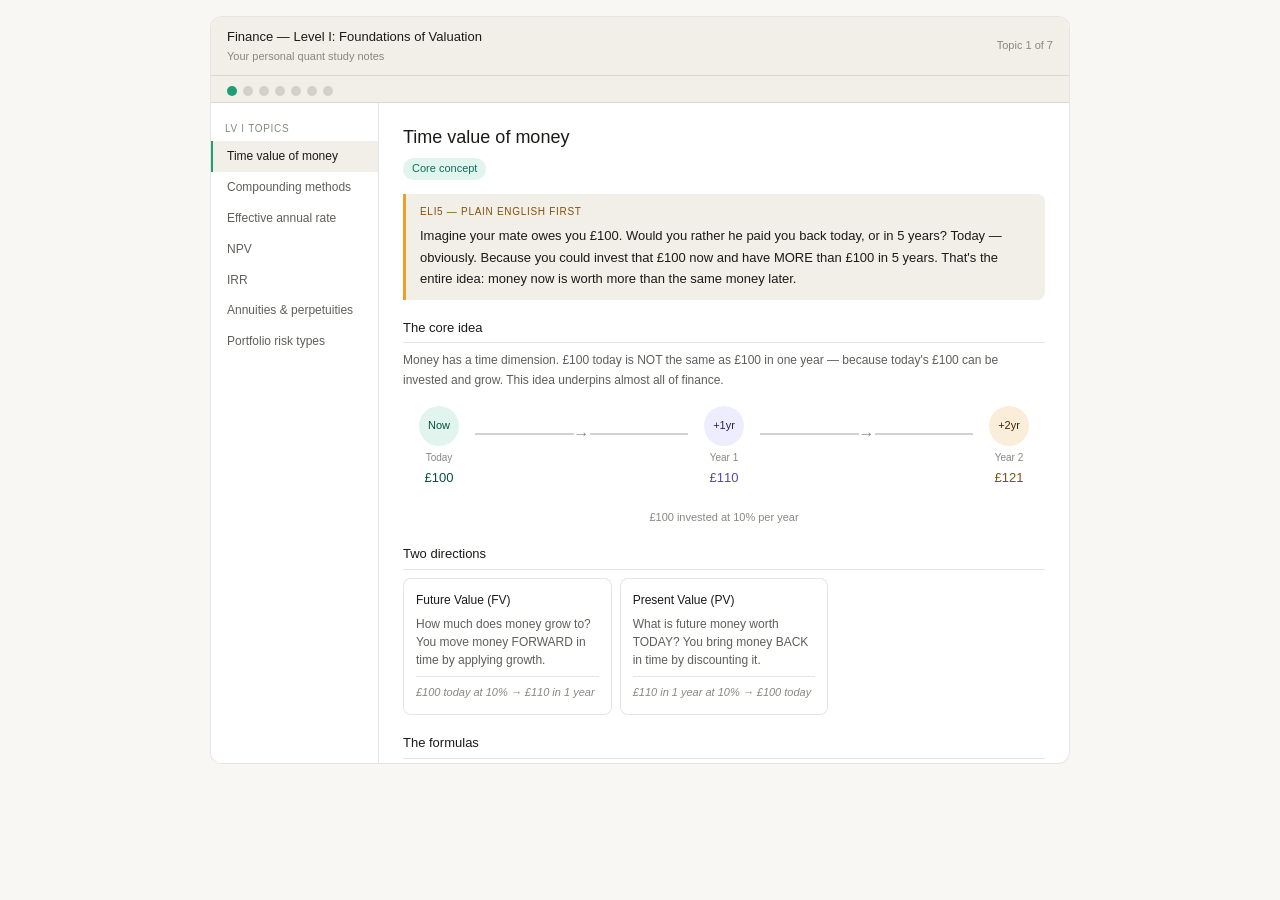
<file: Study Guide Notes/Finance/finance-lv1.html>
<!DOCTYPE html>
<html lang="en">
<head>
<meta charset="UTF-8">
<meta name="viewport" content="width=device-width, initial-scale=1.0">
<title>Finance LV I — Study Notes</title>
<style>
  *, *::before, *::after { box-sizing: border-box; margin: 0; padding: 0; }

  body {
    font-family: -apple-system, BlinkMacSystemFont, 'Segoe UI', Roboto, sans-serif;
    background: #f8f7f4;
    color: #1a1a18;
    font-size: 14px;
    line-height: 1.6;
    padding: 16px;
    min-height: 100vh;
  }

  /* ── colour tokens ── */
  :root {
    --bg-primary: #ffffff;
    --bg-secondary: #f1efe8;
    --bg-tertiary: #f8f7f4;
    --text-primary: #1a1a18;
    --text-secondary: #5f5e5a;
    --text-tertiary: #888780;
    --border-light: rgba(0,0,0,0.1);
    --border-med: rgba(0,0,0,0.18);
    --green-bg: #E1F5EE;
    --green-dark: #085041;
    --green-mid: #0F6E56;
    --green-accent: #1D9E75;
    --purple-bg: #EEEDFE;
    --purple-dark: #26215C;
    --purple-mid: #534AB7;
    --amber-bg: #FAEEDA;
    --amber-dark: #412402;
    --amber-mid: #854F0B;
    --blue-bg: #E6F1FB;
    --blue-dark: #042C53;
    --blue-mid: #185FA5;
    --red-bg: #FCEBEB;
    --red-dark: #501313;
    --red-mid: #A32D2D;
    --coral-bg: #FAECE7;
    --coral-dark: #4A1B0C;
    --coral-mid: #993C1D;
    --r-sm: 6px;
    --r-md: 8px;
    --r-lg: 12px;
  }

  @media (prefers-color-scheme: dark) {
    body { background: #1a1918; color: #e8e6df; }
    :root {
      --bg-primary: #242320;
      --bg-secondary: #2c2b28;
      --bg-tertiary: #1a1918;
      --text-primary: #e8e6df;
      --text-secondary: #a0a098;
      --text-tertiary: #6e6d67;
      --border-light: rgba(255,255,255,0.08);
      --border-med: rgba(255,255,255,0.14);
      --green-bg: #04342C;
      --green-dark: #9FE1CB;
      --green-mid: #5DCAA5;
      --purple-bg: #26215C;
      --purple-dark: #CECBF6;
      --purple-mid: #AFA9EC;
      --amber-bg: #412402;
      --amber-dark: #FAC775;
      --amber-mid: #EF9F27;
      --blue-bg: #042C53;
      --blue-dark: #B5D4F4;
      --blue-mid: #85B7EB;
      --red-bg: #501313;
      --red-dark: #F7C1C1;
      --red-mid: #F09595;
      --coral-bg: #4A1B0C;
      --coral-dark: #F5C4B3;
      --coral-mid: #F0997B;
    }
  }

  /* ── shell ── */
  .shell {
    max-width: 860px;
    margin: 0 auto;
    background: var(--bg-primary);
    border: 0.5px solid var(--border-light);
    border-radius: var(--r-lg);
    overflow: hidden;
  }

  .header {
    background: var(--bg-secondary);
    padding: 10px 16px;
    border-bottom: 0.5px solid var(--border-light);
    display: flex;
    align-items: center;
    justify-content: space-between;
    flex-wrap: wrap;
    gap: 8px;
  }
  .header-title { font-size: 13px; font-weight: 500; color: var(--text-primary); }
  .header-sub { font-size: 11px; color: var(--text-tertiary); }

  .progress-row {
    display: flex;
    gap: 6px;
    padding: 10px 16px 6px;
    background: var(--bg-secondary);
    border-bottom: 0.5px solid var(--border-light);
    flex-wrap: wrap;
  }
  .prog-dot {
    width: 10px; height: 10px;
    border-radius: 50%;
    cursor: pointer;
    transition: transform 0.15s;
    border: none;
    padding: 0;
  }
  .prog-dot:hover { transform: scale(1.3); }

  .body { display: flex; min-height: 560px; }

  /* ── sidebar ── */
  .sidebar {
    width: 168px;
    flex-shrink: 0;
    border-right: 0.5px solid var(--border-light);
    padding: 10px 0;
    background: var(--bg-primary);
  }
  .nav-section {
    font-size: 10px;
    text-transform: uppercase;
    letter-spacing: 0.07em;
    color: var(--text-tertiary);
    padding: 8px 14px 4px;
    font-weight: 500;
  }
  .nav-item {
    padding: 7px 14px;
    font-size: 12px;
    cursor: pointer;
    color: var(--text-secondary);
    line-height: 1.4;
    border-left: 2px solid transparent;
    transition: background 0.1s;
  }
  .nav-item:hover { background: var(--bg-secondary); color: var(--text-primary); }
  .nav-item.active {
    color: var(--text-primary);
    font-weight: 500;
    border-left: 2px solid var(--green-accent);
    background: var(--bg-secondary);
  }

  /* ── content ── */
  .content {
    flex: 1;
    padding: 20px 24px;
    overflow-y: auto;
    max-height: 660px;
  }

  .topic-title { font-size: 18px; font-weight: 500; color: var(--text-primary); margin-bottom: 4px; }
  .topic-badge {
    display: inline-block;
    font-size: 11px;
    padding: 2px 9px;
    border-radius: 20px;
    background: var(--green-bg);
    color: var(--green-mid);
    font-weight: 500;
    margin-bottom: 14px;
  }
  .topic-badge.pending { background: var(--amber-bg); color: var(--amber-mid); }

  .eli5 {
    background: var(--bg-secondary);
    border-left: 3px solid #EF9F27;
    border-radius: 0 var(--r-md) var(--r-md) 0;
    padding: 10px 14px;
    margin-bottom: 16px;
    font-size: 13px;
    color: var(--text-primary);
    line-height: 1.65;
  }
  .eli5-label {
    font-size: 10px;
    font-weight: 500;
    text-transform: uppercase;
    letter-spacing: 0.07em;
    color: var(--amber-mid);
    margin-bottom: 5px;
  }

  .section-h {
    font-size: 13px;
    font-weight: 500;
    color: var(--text-primary);
    margin: 18px 0 8px;
    padding-bottom: 4px;
    border-bottom: 0.5px solid var(--border-light);
  }

  /* ── flashcards ── */
  .fc-grid { display: grid; grid-template-columns: repeat(auto-fill, minmax(190px, 1fr)); gap: 8px; margin-bottom: 14px; }
  .fc {
    background: var(--bg-primary);
    border: 0.5px solid var(--border-light);
    border-radius: var(--r-md);
    padding: 12px;
  }
  .fc-front { font-size: 12px; font-weight: 500; color: var(--text-primary); margin-bottom: 5px; }
  .fc-back { font-size: 12px; color: var(--text-secondary); line-height: 1.5; }
  .fc-eg {
    font-size: 11px;
    color: var(--text-tertiary);
    margin-top: 7px;
    padding-top: 7px;
    border-top: 0.5px solid var(--border-light);
    font-style: italic;
  }

  /* ── formula ── */
  .f-label { font-size: 11px; color: var(--text-tertiary); text-align: center; margin-bottom: 4px; font-style: italic; }
  .f-box {
    background: var(--bg-secondary);
    border: 0.5px solid var(--border-light);
    border-radius: var(--r-md);
    padding: 14px 16px;
    margin-bottom: 10px;
    font-family: 'Courier New', monospace;
    font-size: 15px;
    text-align: center;
    color: var(--text-primary);
    letter-spacing: 0.02em;
  }

  .var-table { width: 100%; font-size: 12px; border-collapse: collapse; margin-bottom: 14px; }
  .var-table td { padding: 5px 8px; border-bottom: 0.5px solid var(--border-light); vertical-align: top; }
  .var-table td:first-child { font-family: monospace; font-weight: 500; color: var(--blue-mid); width: 55px; }
  .var-table td:last-child { color: var(--text-secondary); }

  /* ── timeline ── */
  .timeline { display: flex; align-items: center; margin: 16px 0; overflow-x: auto; padding-bottom: 4px; }
  .tl-node { display: flex; flex-direction: column; align-items: center; min-width: 72px; }
  .tl-circle {
    width: 40px; height: 40px;
    border-radius: 50%;
    display: flex; align-items: center; justify-content: center;
    font-size: 11px; font-weight: 500;
  }
  .tl-label { font-size: 10px; color: var(--text-tertiary); margin-top: 4px; }
  .tl-amt { font-size: 13px; font-weight: 500; margin-top: 2px; }
  .tl-line { flex: 1; height: 2px; background: var(--border-med); margin-bottom: 26px; min-width: 20px; }
  .tl-arrow { font-size: 16px; color: var(--text-tertiary); margin-bottom: 26px; }

  /* ── calculator ── */
  .calc-row { display: flex; align-items: center; gap: 10px; margin-bottom: 8px; }
  .calc-lbl { font-size: 12px; color: var(--text-secondary); min-width: 100px; }
  .calc-val { font-size: 13px; font-weight: 500; color: var(--text-primary); min-width: 68px; text-align: right; }

  input[type=range] {
    flex: 1;
    -webkit-appearance: none;
    height: 4px;
    border-radius: 2px;
    background: var(--border-med);
    outline: none;
    cursor: pointer;
  }
  input[type=range]::-webkit-slider-thumb {
    -webkit-appearance: none;
    width: 16px; height: 16px;
    border-radius: 50%;
    background: var(--green-accent);
    cursor: pointer;
  }
  input[type=range]::-moz-range-thumb {
    width: 16px; height: 16px;
    border-radius: 50%;
    background: var(--green-accent);
    border: none;
    cursor: pointer;
  }

  .result-box {
    background: var(--green-bg);
    border-radius: var(--r-md);
    padding: 12px 16px;
    margin-top: 10px;
  }
  .result-lbl { font-size: 11px; color: var(--green-mid); margin-bottom: 2px; }
  .result-val { font-size: 24px; font-weight: 500; color: var(--green-dark); }

  .results-grid { display: grid; grid-template-columns: repeat(3, 1fr); gap: 8px; margin-top: 10px; }
  .rg-box { border-radius: var(--r-md); padding: 10px 12px; }
  .rg-lbl { font-size: 11px; margin-bottom: 2px; }
  .rg-val { font-size: 17px; font-weight: 500; }

  /* ── comparison table ── */
  .cmp-table { width: 100%; font-size: 12px; border-collapse: collapse; margin: 10px 0 14px; }
  .cmp-table th {
    padding: 6px 10px;
    background: var(--bg-secondary);
    font-weight: 500; font-size: 11px;
    text-align: left;
    border-bottom: 0.5px solid var(--border-med);
    color: var(--text-secondary);
  }
  .cmp-table td { padding: 6px 10px; border-bottom: 0.5px solid var(--border-light); color: var(--text-primary); }
  .cmp-table tr:last-child td { border-bottom: none; }
  .cmp-table .hi td { background: var(--green-bg); font-weight: 500; color: var(--green-dark) !important; }

  /* ── risk cards ── */
  .risk-grid { display: grid; grid-template-columns: repeat(auto-fill, minmax(160px, 1fr)); gap: 8px; margin: 10px 0; }
  .risk-card { border-radius: var(--r-md); padding: 10px 12px; }
  .risk-title { font-size: 12px; font-weight: 500; margin-bottom: 4px; }
  .risk-body { font-size: 11px; line-height: 1.5; }

  /* ── quant box ── */
  .quant-box {
    background: var(--bg-secondary);
    border-radius: var(--r-md);
    padding: 10px 14px;
    margin-top: 14px;
  }
  .quant-lbl {
    font-size: 10px; font-weight: 500;
    text-transform: uppercase; letter-spacing: 0.07em;
    color: var(--purple-mid); margin-bottom: 6px;
  }
  .quant-tag {
    display: inline-block;
    font-size: 11px; padding: 2px 8px;
    border-radius: 4px;
    background: var(--purple-bg);
    color: var(--purple-mid);
    margin: 2px;
  }
  .quant-body { font-size: 12px; color: var(--text-secondary); line-height: 1.55; margin-bottom: 8px; }

  /* ── coming soon ── */
  .coming { text-align: center; padding: 32px 16px; }
  .coming-icon { font-size: 40px; margin-bottom: 12px; }
  .coming-title { font-size: 14px; font-weight: 500; color: var(--text-primary); margin-bottom: 6px; }
  .coming-body { font-size: 13px; color: var(--text-secondary); max-width: 260px; margin: 0 auto 16px; line-height: 1.6; }
  .coming-btn {
    padding: 7px 16px;
    font-size: 12px;
    border-radius: 20px;
    border: 0.5px solid var(--border-med);
    background: transparent;
    cursor: pointer;
    color: var(--text-secondary);
    font-family: inherit;
  }
  .coming-btn:hover { background: var(--bg-secondary); }

  .note { font-size: 12px; color: var(--text-secondary); line-height: 1.6; margin: 0 0 10px; }
</style>
</head>
<body>

<div class="shell">

  <div class="header">
    <div>
      <div class="header-title">Finance — Level I: Foundations of Valuation</div>
      <div class="header-sub">Your personal quant study notes</div>
    </div>
    <div id="progress-text" style="font-size:11px;color:var(--text-tertiary)">Topic 1 of 7</div>
  </div>

  <div class="progress-row" id="prog-dots"></div>

  <div class="body">
    <div class="sidebar">
      <div class="nav-section">LV I Topics</div>
      <div class="nav-item active" data-t="0">Time value of money</div>
      <div class="nav-item" data-t="1">Compounding methods</div>
      <div class="nav-item" data-t="2">Effective annual rate</div>
      <div class="nav-item" data-t="3">NPV</div>
      <div class="nav-item" data-t="4">IRR</div>
      <div class="nav-item" data-t="5">Annuities &amp; perpetuities</div>
      <div class="nav-item" data-t="6">Portfolio risk types</div>
    </div>
    <div class="content" id="content"></div>
  </div>
</div>

<script>
const topics = [
{
  title: "Time value of money",
  badge: "core",
  eli5: "Imagine your mate owes you £100. Would you rather he paid you back today, or in 5 years? Today — obviously. Because you could invest that £100 now and have MORE than £100 in 5 years. That's the entire idea: money now is worth more than the same money later.",
  html: `
    <div class="section-h">The core idea</div>
    <p class="note">Money has a time dimension. £100 today is NOT the same as £100 in one year — because today's £100 can be invested and grow. This idea underpins almost all of finance.</p>
    <div class="timeline">
      <div class="tl-node">
        <div class="tl-circle" style="background:#E1F5EE;color:#085041">Now</div>
        <div class="tl-label">Today</div>
        <div class="tl-amt" style="color:#085041">£100</div>
      </div>
      <div class="tl-line"></div><div class="tl-arrow">→</div><div class="tl-line"></div>
      <div class="tl-node">
        <div class="tl-circle" style="background:#EEEDFE;color:#26215C">+1yr</div>
        <div class="tl-label">Year 1</div>
        <div class="tl-amt" style="color:#534AB7">£110</div>
      </div>
      <div class="tl-line"></div><div class="tl-arrow">→</div><div class="tl-line"></div>
      <div class="tl-node">
        <div class="tl-circle" style="background:#FAEEDA;color:#412402">+2yr</div>
        <div class="tl-label">Year 2</div>
        <div class="tl-amt" style="color:#854F0B">£121</div>
      </div>
    </div>
    <p style="font-size:11px;color:var(--text-tertiary);text-align:center;margin:0 0 14px">£100 invested at 10% per year</p>

    <div class="section-h">Two directions</div>
    <div class="fc-grid">
      <div class="fc">
        <div class="fc-front">Future Value (FV)</div>
        <div class="fc-back">How much does money grow to? You move money FORWARD in time by applying growth.</div>
        <div class="fc-eg">£100 today at 10% → £110 in 1 year</div>
      </div>
      <div class="fc">
        <div class="fc-front">Present Value (PV)</div>
        <div class="fc-back">What is future money worth TODAY? You bring money BACK in time by discounting it.</div>
        <div class="fc-eg">£110 in 1 year at 10% → £100 today</div>
      </div>
    </div>

    <div class="section-h">The formulas</div>
    <div class="f-label">Future Value — moving money forward</div>
    <div class="f-box">FV = PV × (1 + r)ⁿ</div>
    <div class="f-label">Present Value — discounting back to today</div>
    <div class="f-box">PV = FV ÷ (1 + r)ⁿ</div>
    <table class="var-table">
      <tr><td>PV</td><td>Present value — the money today</td></tr>
      <tr><td>FV</td><td>Future value — the money in the future</td></tr>
      <tr><td>r</td><td>Interest / discount rate per period</td></tr>
      <tr><td>n</td><td>Number of periods (years, months...)</td></tr>
    </table>

    <div class="section-h">Live calculator — drag to explore</div>
    <div class="calc-row">
      <span class="calc-lbl">Present value (£)</span>
      <input type="range" min="100" max="10000" step="100" value="1000" id="tvm-pv">
      <span class="calc-val" id="tvm-pv-v">£1,000</span>
    </div>
    <div class="calc-row">
      <span class="calc-lbl">Rate (% / year)</span>
      <input type="range" min="1" max="20" step="0.5" value="7" id="tvm-r">
      <span class="calc-val" id="tvm-r-v">7%</span>
    </div>
    <div class="calc-row">
      <span class="calc-lbl">Years</span>
      <input type="range" min="1" max="30" step="1" value="10" id="tvm-n">
      <span class="calc-val" id="tvm-n-v">10 yrs</span>
    </div>
    <div class="result-box">
      <div class="result-lbl">Future Value</div>
      <div class="result-val" id="tvm-result">—</div>
    </div>

    <div class="section-h">Why quants care</div>
    <div class="quant-box">
      <div class="quant-lbl">Used across quant finance</div>
      <span class="quant-tag">Bond pricing</span>
      <span class="quant-tag">Option pricing</span>
      <span class="quant-tag">DCF models</span>
      <span class="quant-tag">Risk-neutral valuation</span>
      <span class="quant-tag">Black-Scholes</span>
      <span class="quant-tag">Portfolio optimisation</span>
    </div>`
},
{
  title: "Compounding methods",
  badge: "core",
  eli5: "Compounding means you earn interest on your interest. Like a snowball rolling downhill — it gets bigger faster the bigger it gets. The more frequently interest is added (monthly vs yearly), the faster money grows. At the extreme — adding interest every single instant — you get continuous compounding, which is the mathematical limit.",
  html: `
    <div class="section-h">Three types compared</div>
    <table class="cmp-table">
      <thead><tr><th>Type</th><th>Formula</th><th>£100 at 12%, 1 year</th></tr></thead>
      <tbody>
        <tr><td>Annual (once/yr)</td><td style="font-family:monospace;font-size:11px">FV = PV(1+r)ⁿ</td><td>£112.00</td></tr>
        <tr><td>Monthly (12×/yr)</td><td style="font-family:monospace;font-size:11px">FV = PV(1+r/m)^mn</td><td>£112.68</td></tr>
        <tr class="hi"><td>Continuous (∞)</td><td style="font-family:monospace;font-size:11px">FV = PV × eʳᵗ</td><td>£112.75 (maximum)</td></tr>
      </tbody>
    </table>

    <div class="section-h">The formulas</div>
    <div class="f-label">Periodic compounding (m times per year)</div>
    <div class="f-box">FV = PV × (1 + r/m)^(m×n)</div>
    <div class="f-label">Continuous compounding (the limit as m → ∞)</div>
    <div class="f-box">FV = PV × eʳᵗ</div>
    <table class="var-table">
      <tr><td>m</td><td>Compounding periods per year (12 = monthly, 365 = daily)</td></tr>
      <tr><td>e</td><td>Euler's number ≈ 2.718 — the base of natural logarithms</td></tr>
      <tr><td>r</td><td>Annual rate</td></tr>
      <tr><td>t</td><td>Time in years</td></tr>
    </table>

    <div class="section-h">Live comparison calculator</div>
    <div class="calc-row">
      <span class="calc-lbl">Principal (£)</span>
      <input type="range" min="100" max="5000" step="100" value="1000" id="cp-pv">
      <span class="calc-val" id="cp-pv-v">£1,000</span>
    </div>
    <div class="calc-row">
      <span class="calc-lbl">Rate (%)</span>
      <input type="range" min="1" max="20" step="0.5" value="12" id="cp-r">
      <span class="calc-val" id="cp-r-v">12%</span>
    </div>
    <div class="calc-row">
      <span class="calc-lbl">Years</span>
      <input type="range" min="1" max="20" step="1" value="5" id="cp-n">
      <span class="calc-val" id="cp-n-v">5</span>
    </div>
    <div class="results-grid">
      <div class="rg-box" style="background:var(--blue-bg)">
        <div class="rg-lbl" style="color:var(--blue-mid)">Annual</div>
        <div class="rg-val" style="color:var(--blue-dark)" id="cp-ann">—</div>
      </div>
      <div class="rg-box" style="background:var(--purple-bg)">
        <div class="rg-lbl" style="color:var(--purple-mid)">Monthly</div>
        <div class="rg-val" style="color:var(--purple-dark)" id="cp-mon">—</div>
      </div>
      <div class="rg-box" style="background:var(--green-bg)">
        <div class="rg-lbl" style="color:var(--green-mid)">Continuous</div>
        <div class="rg-val" style="color:var(--green-dark)" id="cp-con">—</div>
      </div>
    </div>

    <div class="section-h">Why quants love continuous compounding</div>
    <div class="quant-box">
      <div class="quant-lbl">Quant uses</div>
      <p class="quant-body">Continuous compounding makes the maths clean — calculus works perfectly with eˣ. Log returns (ln(P₁/P₀)) are continuous returns. Black-Scholes and stochastic calculus are both built on this foundation.</p>
      <span class="quant-tag">Log returns</span>
      <span class="quant-tag">Black-Scholes</span>
      <span class="quant-tag">Stochastic calculus</span>
      <span class="quant-tag">Derivatives pricing</span>
    </div>`
},
{
  title: "Effective Annual Rate (EAR)",
  badge: "core",
  eli5: "Two banks both advertise '10% interest'. One compounds yearly, one monthly. They sound the same but they're NOT — you get more money from the monthly one. EAR converts ANY rate into 'what does this actually give you over a full year?' so you can compare apples to apples.",
  html: `
    <div class="section-h">The problem EAR solves</div>
    <div class="fc-grid">
      <div class="fc">
        <div class="fc-front">Nominal rate</div>
        <div class="fc-back">The advertised rate. Misleading — doesn't tell you how often interest is actually applied.</div>
        <div class="fc-eg">e.g. "10% compounded monthly"</div>
      </div>
      <div class="fc">
        <div class="fc-front">Effective rate (EAR)</div>
        <div class="fc-back">The TRUE annual return after accounting for compounding. Always use this to compare investments.</div>
        <div class="fc-eg">10% monthly → EAR = 10.47%</div>
      </div>
    </div>

    <div class="section-h">The formulas</div>
    <div class="f-label">Periodic compounding (m times per year)</div>
    <div class="f-box">EAR = (1 + r/m)^m − 1</div>
    <div class="f-label">Continuous compounding</div>
    <div class="f-box">EAR = eʳ − 1</div>
    <table class="var-table">
      <tr><td>r</td><td>Nominal annual interest rate (as a decimal)</td></tr>
      <tr><td>m</td><td>Number of compounding periods per year</td></tr>
    </table>

    <div class="section-h">EAR comparison — drag the rate</div>
    <div class="calc-row">
      <span class="calc-lbl">Nominal rate (%)</span>
      <input type="range" min="1" max="24" step="0.5" value="12" id="ear-r">
      <span class="calc-val" id="ear-r-v">12%</span>
    </div>
    <table class="cmp-table" style="margin-top:12px" id="ear-table-wrap">
      <thead><tr><th>Compounding</th><th>m</th><th>EAR</th></tr></thead>
      <tbody id="ear-tbody"></tbody>
    </table>

    <div class="section-h">The golden rule</div>
    <div class="eli5" style="border-color:var(--green-accent)">
      <div class="eli5-label" style="color:var(--green-mid)">Always remember</div>
      Never compare nominal rates directly. Always convert to EAR first. A 12% rate compounded daily is NOT the same as 12% compounded annually — EAR tells you exactly how much better it is.
    </div>
    <div class="quant-box">
      <div class="quant-lbl">Quant uses</div>
      <span class="quant-tag">Comparing strategies</span>
      <span class="quant-tag">Risk-free rate analysis</span>
      <span class="quant-tag">Bond yield comparison</span>
      <span class="quant-tag">Funding cost analysis</span>
    </div>`
},
{
  title: "Net Present Value (NPV)",
  badge: "pending",
  eli5: "NPV answers: 'If I invest money today and get cash back over several years, is the deal actually worth it?' It converts all future cash flows back to today's money and subtracts what you paid. Positive NPV = good deal. Negative NPV = bad deal.",
  html: `<div class="coming">
    <div class="coming-icon">📋</div>
    <div class="coming-title">NPV notes coming next</div>
    <div class="coming-body">Full flashcards, cashflow timeline diagrams, and a live NPV calculator — built in the same style.</div>
    <button class="coming-btn" onclick="alert('Ask Claude to build the NPV notes and paste them into this file!')">Expand with Claude ↗</button>
  </div>`
},
{
  title: "Internal Rate of Return (IRR)",
  badge: "pending",
  eli5: "IRR is the interest rate that would make an investment exactly break even — where NPV = 0. Think of it as: 'what rate of return is this investment actually delivering?' Higher IRR = better return, all else equal.",
  html: `<div class="coming">
    <div class="coming-icon">📋</div>
    <div class="coming-title">IRR notes coming next</div>
    <div class="coming-body">IRR, its relationship to NPV, and why quants use it for strategy evaluation.</div>
    <button class="coming-btn" onclick="alert('Ask Claude to build the IRR notes!')">Expand with Claude ↗</button>
  </div>`
},
{
  title: "Annuities & perpetuities",
  badge: "pending",
  eli5: "An annuity is a series of equal payments at regular intervals — like a monthly salary or mortgage. A perpetuity is an annuity that never stops. Quants use these to price bonds, pensions, and dividend streams.",
  html: `<div class="coming">
    <div class="coming-icon">📋</div>
    <div class="coming-title">Annuities & perpetuities coming next</div>
    <div class="coming-body">Formulas, visual cashflow diagrams, and bond pricing connections.</div>
    <button class="coming-btn" onclick="alert('Ask Claude to build these notes!')">Expand with Claude ↗</button>
  </div>`
},
{
  title: "Portfolio risk types",
  badge: "core",
  eli5: "When you own stocks, bad things can happen for different reasons. Your single stock might crash (idiosyncratic risk). Your whole sector might tank (industry risk). Or the entire market crashes (systematic risk). Only the last one is unavoidable — no matter how many stocks you own, you can't escape market risk.",
  html: `
    <div class="section-h">Three types of equity risk</div>
    <div class="risk-grid">
      <div class="risk-card" style="background:var(--coral-bg)">
        <div class="risk-title" style="color:var(--coral-mid)">Idiosyncratic risk</div>
        <div class="risk-body" style="color:var(--coral-dark)">Company-specific events — CEO scandal, product recall, fraud. Can be diversified away by owning many stocks.</div>
      </div>
      <div class="risk-card" style="background:var(--amber-bg)">
        <div class="risk-title" style="color:var(--amber-mid)">Industry risk</div>
        <div class="risk-body" style="color:var(--amber-dark)">Affects a whole sector. Chip shortage hits all tech stocks. Partly diversifiable across different sectors.</div>
      </div>
      <div class="risk-card" style="background:var(--red-bg)">
        <div class="risk-title" style="color:var(--red-mid)">Systematic risk</div>
        <div class="risk-body" style="color:var(--red-dark)">Market-wide shock — recession, rate hike, war. Cannot be diversified away. This is beta. You're always exposed to it.</div>
      </div>
    </div>

    <div class="section-h">Diversifiable vs non-diversifiable</div>
    <div class="fc-grid">
      <div class="fc">
        <div class="fc-front">Diversifiable risk</div>
        <div class="fc-back">Idiosyncratic + industry risk. Owning 20+ uncorrelated stocks removes most of this. It's essentially free to eliminate.</div>
      </div>
      <div class="fc">
        <div class="fc-front">Non-diversifiable risk</div>
        <div class="fc-back">Systematic / market risk. Cannot be eliminated by adding more stocks. You must be compensated for bearing it.</div>
      </div>
      <div class="fc">
        <div class="fc-front">Risk-return principle</div>
        <div class="fc-back">Higher expected return requires higher risk. You are compensated for systematic risk — NOT idiosyncratic risk (since you could have diversified that away).</div>
      </div>
    </div>

    <div class="section-h">Connection to alpha and beta</div>
    <div class="quant-box">
      <div class="quant-lbl">Links to earlier concepts</div>
      <p class="quant-body">Beta (β) IS systematic risk — your exposure to the market. Alpha (α) is the return above what systematic risk would predict. A good quant strategy generates alpha while controlling beta — earning return without unnecessary market exposure.</p>
      <span class="quant-tag">Alpha / beta</span>
      <span class="quant-tag">CAPM (LV II)</span>
      <span class="quant-tag">Factor models (LV V)</span>
      <span class="quant-tag">Portfolio construction</span>
    </div>`
}
];

let current = 0;

function fmt(n) { return '£' + Math.round(n).toLocaleString(); }

function renderDots() {
  const el = document.getElementById('prog-dots');
  el.innerHTML = topics.map((t,i) =>
    `<button class="prog-dot" title="${t.title}" style="background:${i===current?'#1D9E75':i<current?'#9FE1CB':'#D3D1C7'}" onclick="go(${i})"></button>`
  ).join('');
}

function go(i) {
  current = i;
  document.querySelectorAll('.nav-item').forEach((n,idx) => n.classList.toggle('active', idx===i));
  document.getElementById('progress-text').textContent = `Topic ${i+1} of ${topics.length}`;
  renderDots();
  const t = topics[i];
  const badgeCls = t.badge === 'core' ? '' : ' pending';
  const badgeTxt = t.badge === 'core' ? 'Core concept' : 'In progress';
  document.getElementById('content').innerHTML = `
    <div class="topic-title">${t.title}</div>
    <span class="topic-badge${badgeCls}">${badgeTxt}</span>
    <div class="eli5"><div class="eli5-label">ELI5 — plain English first</div>${t.eli5}</div>
    ${t.html}`;
  bindCalcs();
}

function bindCalcs() {
  // TVM
  const tvPv=document.getElementById('tvm-pv'), tvR=document.getElementById('tvm-r'), tvN=document.getElementById('tvm-n');
  if(tvPv){
    function upTVM(){
      const pv=+tvPv.value, r=+tvR.value/100, n=+tvN.value;
      document.getElementById('tvm-pv-v').textContent='£'+pv.toLocaleString();
      document.getElementById('tvm-r-v').textContent=tvR.value+'%';
      document.getElementById('tvm-n-v').textContent=n+' yrs';
      document.getElementById('tvm-result').textContent=fmt(pv*Math.pow(1+r,n));
    }
    [tvPv,tvR,tvN].forEach(e=>e.addEventListener('input',upTVM)); upTVM();
  }
  // Compounding
  const cpPv=document.getElementById('cp-pv'), cpR=document.getElementById('cp-r'), cpN=document.getElementById('cp-n');
  if(cpPv){
    function upCP(){
      const pv=+cpPv.value, r=+cpR.value/100, n=+cpN.value;
      document.getElementById('cp-pv-v').textContent='£'+pv.toLocaleString();
      document.getElementById('cp-r-v').textContent=cpR.value+'%';
      document.getElementById('cp-n-v').textContent=n;
      document.getElementById('cp-ann').textContent=fmt(pv*Math.pow(1+r,n));
      document.getElementById('cp-mon').textContent=fmt(pv*Math.pow(1+r/12,12*n));
      document.getElementById('cp-con').textContent=fmt(pv*Math.exp(r*n));
    }
    [cpPv,cpR,cpN].forEach(e=>e.addEventListener('input',upCP)); upCP();
  }
  // EAR
  const earR=document.getElementById('ear-r');
  if(earR){
    function upEAR(){
      const r=+earR.value/100;
      document.getElementById('ear-r-v').textContent=earR.value+'%';
      const rows=[{l:'Annually',m:1},{l:'Quarterly',m:4},{l:'Monthly',m:12},{l:'Daily',m:365},{l:'Continuous',m:Infinity}];
      document.getElementById('ear-tbody').innerHTML=rows.map(row=>{
        const ear=row.m===Infinity?Math.exp(r)-1:Math.pow(1+r/row.m,row.m)-1;
        const hi=row.m===Infinity;
        return`<tr${hi?' class="hi"':''}><td>${row.l}</td><td>${row.m===Infinity?'∞':row.m}</td><td>${(ear*100).toFixed(4)}%</td></tr>`;
      }).join('');
    }
    earR.addEventListener('input',upEAR); upEAR();
  }
}

document.querySelectorAll('.nav-item').forEach((el,i)=>el.addEventListener('click',()=>go(i)));
renderDots();
go(0);
</script>
</body>
</html>
</file>
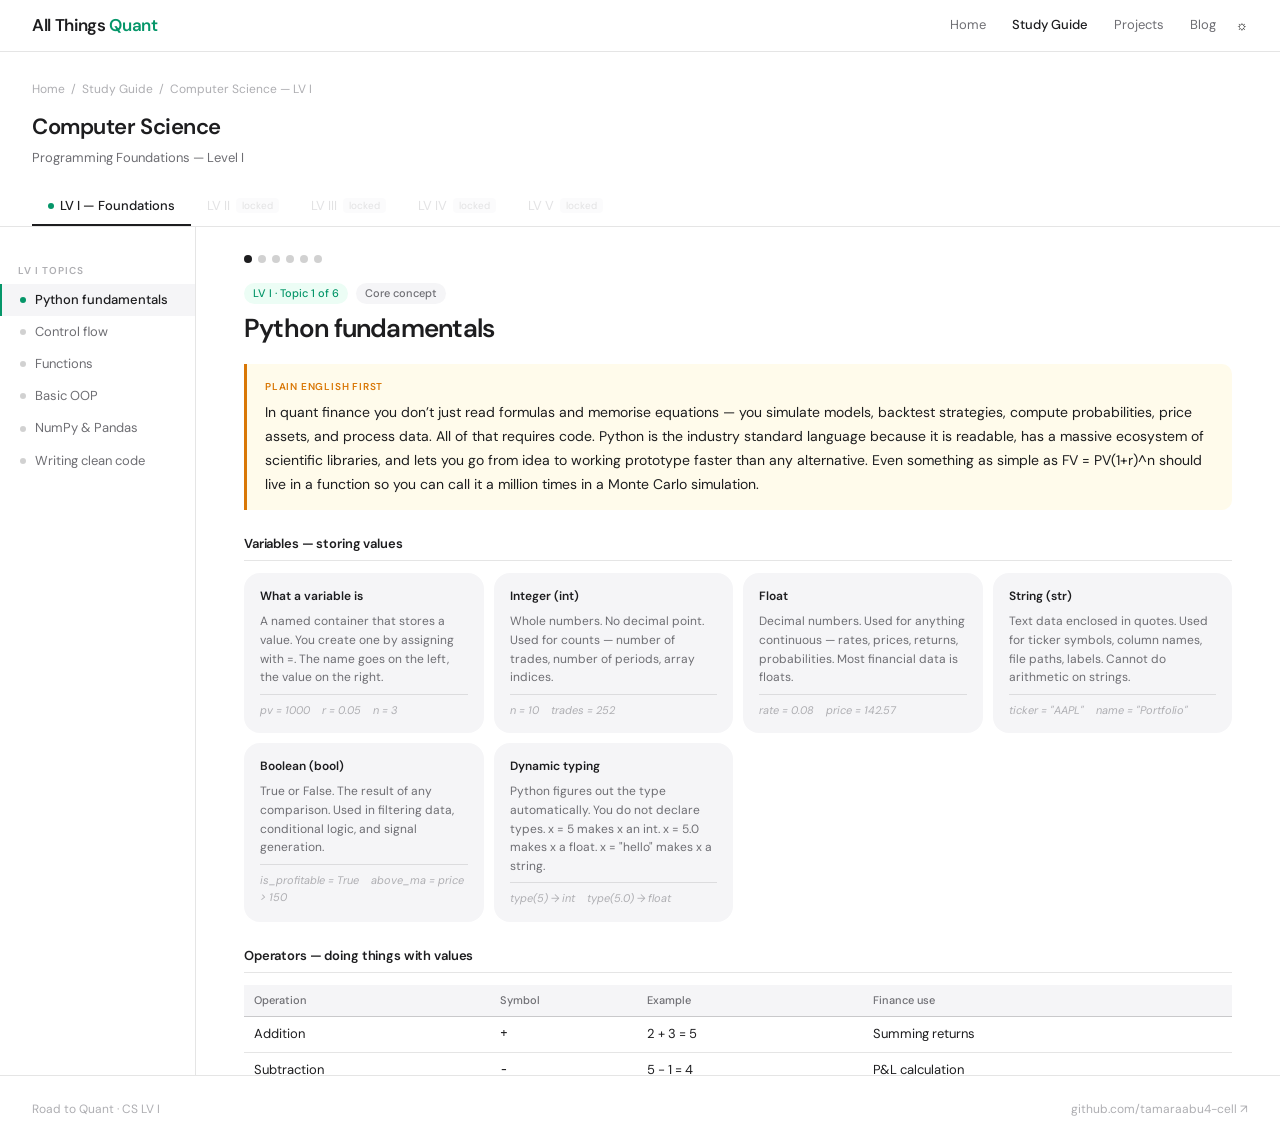
<file: study-guide/Computer Science/cs-lv1.html>
<!DOCTYPE html>
<html lang="en" data-theme="dark">
<head>
<meta charset="UTF-8">
<meta name="viewport" content="width=device-width, initial-scale=1.0">
<link rel="preconnect" href="https://fonts.googleapis.com">
<link rel="preconnect" href="https://fonts.gstatic.com" crossorigin>
<link href="https://fonts.googleapis.com/css2?family=DM+Sans:wght@300;400;500;600;700&family=DM+Mono:wght@400;500&display=swap" rel="stylesheet">
<title>Computer Science LV I — Road to Quant</title>
<style>
.math{font-family:'Times New Roman',Georgia,serif;font-size:1.05em;letter-spacing:.01em}
.frac{display:inline-flex;flex-direction:column;align-items:center;vertical-align:middle;margin:0 4px}
.num{border-bottom:1.5px solid currentColor;padding:0 4px 2px;text-align:center}
.den{padding:2px 4px 0;text-align:center}
.f-box{display:flex;align-items:center;justify-content:center;flex-wrap:wrap;gap:6px;background:rgba(0,0,0,.04);border-radius:10px;padding:16px 20px;margin-bottom:12px}
[data-theme="dark"] .f-box{background:rgba(255,255,255,.07)}
:root{--bg:#fff;--bg2:#f5f5f7;--bg3:#e8e8ed;--tx1:#1d1d1f;--tx2:#6e6e73;--tx3:#aeaeb2;--br:rgba(0,0,0,.10);--br2:rgba(0,0,0,.18);--green:#059669;--green-bg:#ecfdf5;--green-dk:#065f46;--amber:#d97706;--amber-bg:#fffbeb;--blue:#2563eb;--blue-bg:#eff6ff;--blue-dk:#1e40af;--purple:#7c3aed;--purple-bg:#f5f3ff;--red:#dc2626;--red-bg:#fff1f2}
[data-theme="dark"]{--bg:#1c1c1e;--bg2:#2c2c2e;--bg3:#3a3a3c;--tx1:#f5f5f7;--tx2:#98989d;--tx3:#636366;--br:rgba(255,255,255,.09);--br2:rgba(255,255,255,.16);--green-bg:#022c22;--green:#34d399;--green-dk:#6ee7b7;--amber-bg:#1c1200;--amber:#fbbf24;--blue-bg:#0d1b3e;--blue:#60a5fa;--blue-dk:#93c5fd;--purple-bg:#1e0e3e;--purple:#a78bfa;--red-bg:#1c0505;--red:#f87171}
*,*::before,*::after{box-sizing:border-box;margin:0;padding:0}
body{font-family:'DM Sans',-apple-system,BlinkMacSystemFont,'Segoe UI',sans-serif;background:var(--bg);color:var(--tx1);font-size:15px;line-height:1.6;-webkit-font-smoothing:antialiased}
a{color:inherit;text-decoration:none}button{font-family:inherit;cursor:pointer;border:none;background:none}
.nav{position:sticky;top:0;z-index:200;background:rgba(255,255,255,.82);backdrop-filter:saturate(180%) blur(20px);-webkit-backdrop-filter:saturate(180%) blur(20px);border-bottom:.5px solid var(--br);height:52px;display:flex;align-items:center;padding:0 32px;gap:8px}
[data-theme="dark"] .nav{background:rgba(28,28,30,.82)}
.nav-logo{font-size:17px;font-weight:600;letter-spacing:-.02em;margin-right:auto}.nav-logo span{color:var(--green)}
.nav-links{display:flex;gap:2px}.nav-link{padding:6px 12px;font-size:13px;color:var(--tx2);border-radius:10px;transition:background .15s,color .15s}.nav-link:hover{background:var(--bg2);color:var(--tx1)}.nav-link.active{color:var(--tx1);font-weight:500}
.nav-divider{width:.5px;height:20px;background:var(--br2);margin:0 6px}
.icon-btn{width:32px;height:32px;border-radius:10px;display:flex;align-items:center;justify-content:center;color:var(--tx2);font-size:15px;transition:background .15s,color .15s;border:.5px solid transparent}.icon-btn:hover{background:var(--bg2);color:var(--tx1);border-color:var(--br)}.icon-btn.active{background:var(--bg2);border-color:var(--br2)}
.page-header{padding:28px 32px 0;border-bottom:.5px solid var(--br)}
.breadcrumb{display:flex;align-items:center;gap:6px;font-size:12px;color:var(--tx3);margin-bottom:10px}.breadcrumb a:hover{color:var(--tx1)}
.page-title{font-size:22px;font-weight:600;letter-spacing:-.02em;margin-bottom:4px}
.page-sub{font-size:13px;color:var(--tx2);margin-bottom:18px}
.lv-tabs{display:flex}.lv-tab{padding:10px 16px;font-size:13px;cursor:pointer;color:var(--tx3);border-bottom:2px solid transparent;margin-bottom:-.5px;background:none;border-top:none;border-left:none;border-right:none;transition:color .15s;display:flex;align-items:center;gap:6px}.lv-tab.active{color:var(--tx1);font-weight:500;border-bottom-color:var(--tx1)}.lv-tab.locked{opacity:.35;cursor:default}
.lv-pip{width:6px;height:6px;border-radius:50%;background:var(--green)}
.lv-badge{font-size:10px;padding:1px 6px;border-radius:4px;background:var(--bg2);color:var(--tx3)}
.study-shell{display:flex;min-height:calc(100vh - 52px)}
.study-sidebar{width:196px;flex-shrink:0;border-right:.5px solid var(--br);padding:20px 0;position:sticky;top:52px;height:calc(100vh - 52px);overflow-y:auto;background:var(--bg)}
.sb-label{font-size:10px;font-weight:600;text-transform:uppercase;letter-spacing:.1em;color:var(--tx3);padding:8px 18px 5px}
.sb-item{display:flex;align-items:center;gap:9px;padding:7px 18px;font-size:13px;color:var(--tx2);cursor:pointer;border-left:2px solid transparent;background:none;width:100%;text-align:left;transition:color .12s,background .12s;line-height:1.4}.sb-item:hover{color:var(--tx1);background:var(--bg2)}.sb-item.active{color:var(--tx1);font-weight:500;border-left-color:var(--green);background:var(--bg2)}
.sb-dot{width:6px;height:6px;border-radius:50%;background:var(--br2);flex-shrink:0}.sb-item.active .sb-dot{background:var(--green)}.sb-item.done .sb-dot{background:var(--green);opacity:.4}
.study-content{flex:1;padding:28px 48px 64px;overflow-y:auto;max-height:calc(100vh - 52px)}
.study-shell.book-mode .study-sidebar{display:none}.study-shell.book-mode .study-content{column-count:2;column-gap:52px;column-rule:.5px solid var(--br);padding:28px 52px 64px}.study-shell.book-mode .study-content>*{break-inside:avoid}
.progress-pips{display:flex;gap:6px;margin-bottom:20px}.pip{width:8px;height:8px;border-radius:50%;cursor:pointer;transition:transform .15s;padding:0}.pip:hover{transform:scale(1.4)}
.topic-eyebrow{display:flex;align-items:center;gap:8px;margin-bottom:10px}
.topic-title-lg{font-size:26px;font-weight:600;letter-spacing:-.03em;margin-bottom:20px;line-height:1.15}
.badge{display:inline-block;font-size:11px;padding:2px 9px;border-radius:980px;font-weight:500}
.badge-green{background:var(--green-bg);color:var(--green)}.badge-subtle{background:var(--bg2);color:var(--tx2)}
.peb{background:var(--amber-bg);border-left:3px solid var(--amber);border-radius:0 10px 10px 0;padding:14px 18px;margin-bottom:24px;font-size:14px;line-height:1.7}
.peb-label{font-size:10px;font-weight:600;text-transform:uppercase;letter-spacing:.08em;color:var(--amber);margin-bottom:6px}
.sh{font-size:13px;font-weight:600;color:var(--tx1);margin:24px 0 12px;padding-bottom:5px;border-bottom:.5px solid var(--br);letter-spacing:-.01em}
.fc-grid{display:grid;grid-template-columns:repeat(auto-fill,minmax(200px,1fr));gap:10px;margin-bottom:18px}
.fc{background:var(--bg2);border-radius:16px;padding:14px 16px}.fc-term{font-size:12px;font-weight:600;margin-bottom:6px}.fc-def{font-size:12px;color:var(--tx2);line-height:1.55}.fc-eg{font-size:11px;color:var(--tx3);margin-top:7px;padding-top:7px;border-top:.5px solid var(--br);font-style:italic}
.f-label{font-size:11px;color:var(--tx3);text-align:center;margin-bottom:4px;font-style:italic}
.vt{width:100%;font-size:13px;border-collapse:collapse;margin-bottom:18px}.vt td{padding:6px 10px;border-bottom:.5px solid var(--br);vertical-align:top}.vt td:first-child{font-family:'DM Mono','Courier New',monospace;font-weight:500;color:var(--green);width:120px;font-size:12px}.vt td:last-child{color:var(--tx2)}.vt tr:last-child td{border-bottom:none}
.rt{width:100%;font-size:13px;border-collapse:collapse;margin:10px 0 18px}.rt th{padding:7px 10px;background:var(--bg2);font-weight:500;font-size:11px;text-align:left;border-bottom:.5px solid var(--br2);color:var(--tx2)}.rt td{padding:7px 10px;border-bottom:.5px solid var(--br)}.rt tr:last-child td{border-bottom:none}
.worked{background:var(--bg2);border:.5px solid var(--br);border-radius:16px;padding:18px 20px;margin:14px 0 18px;break-inside:avoid}.worked-title{font-size:12px;font-weight:600;margin-bottom:10px;padding-bottom:8px;border-bottom:.5px solid var(--br)}.worked-body{font-size:13px;color:var(--tx2);line-height:1.7}.worked-math{font-family:'DM Mono','Courier New',monospace;background:var(--bg);border-radius:8px;padding:10px 14px;margin:8px 0;font-size:12.5px;overflow-x:auto;white-space:pre-wrap;line-height:1.6}.worked-conclusion{font-size:12px;color:var(--tx3);margin-top:8px;font-style:italic}
.insight{background:var(--blue-bg);border-left:3px solid var(--blue);border-radius:0 10px 10px 0;padding:12px 16px;margin:14px 0;font-size:13px;line-height:1.65;break-inside:avoid}.insight-lbl{font-size:10px;font-weight:600;text-transform:uppercase;letter-spacing:.08em;color:var(--blue);margin-bottom:5px}
.qbox{background:var(--purple-bg);border-radius:16px;padding:16px 18px;margin-top:18px;break-inside:avoid}.qbox-lbl{font-size:10px;font-weight:600;text-transform:uppercase;letter-spacing:.08em;color:var(--purple);margin-bottom:8px}.qbox-body{font-size:12px;color:var(--tx2);line-height:1.6;margin-bottom:10px}.qtag{display:inline-block;font-size:11px;padding:3px 9px;border-radius:980px;background:var(--purple-bg);color:var(--purple);border:.5px solid rgba(124,58,237,.2);margin:2px}
.topic-nav{display:flex;gap:10px;margin-top:32px;padding-top:24px;border-top:.5px solid var(--br)}.tn-btn{padding:8px 18px;font-size:13px;font-weight:500;border-radius:980px;border:.5px solid var(--br2);background:var(--bg);color:var(--tx1);cursor:pointer;transition:background .15s}.tn-btn:hover{background:var(--bg2)}.tn-btn.primary{background:var(--tx1);color:var(--bg);border-color:var(--tx1)}.tn-btn.primary:hover{opacity:.85}
.footer{border-top:.5px solid var(--br);padding:24px 32px;display:flex;align-items:center;justify-content:space-between;font-size:12px;color:var(--tx3)}.footer a:hover{color:var(--tx1)}
@media(max-width:700px){.study-sidebar{display:none}.study-content{padding:20px 20px 48px}.nav{padding:0 16px}.page-header{padding:20px 16px 0}.study-shell.book-mode .study-content{column-count:1;padding:20px}}
</style>
</head>
<body>
<nav class="nav">
  <a href="index.html" class="nav-logo">All Things <span>Quant</span></a>
  <div class="nav-links">
    <a class="nav-link" href="../../index.html">Home</a>
    <a class="nav-link active" href="../study-guide.html">Study Guide</a>
    <a class="nav-link" href="../../projects/projects.html">Projects</a>
    <a class="nav-link" href="../../blog/blog.html">Blog</a>
  </div>
  <button class="theme-btn" onclick="toggleTheme()" title="Toggle theme">&#9788;</button>
</nav>
<div class="page-header">
  <div class="breadcrumb"><a href="../../index.html">Home</a><span>/</span><a href="../study-guide.html">Study Guide</a><span>/</span><span>Computer Science &mdash; LV I</span></div>
  <div class="page-title">Computer Science</div>
  <div class="page-sub">Programming Foundations &mdash; Level I</div>
  <div class="lv-tabs">
    <button class="lv-tab active"><div class="lv-pip"></div>LV I &mdash; Foundations</button>
    <button class="lv-tab locked">LV II <span class="lv-badge">locked</span></button>
    <button class="lv-tab locked">LV III <span class="lv-badge">locked</span></button>
    <button class="lv-tab locked">LV IV <span class="lv-badge">locked</span></button>
    <button class="lv-tab locked">LV V <span class="lv-badge">locked</span></button>
  </div>
</div>
<div class="study-shell" id="shell">
  <aside class="study-sidebar">
    <div class="sb-label" style="margin-top:8px">LV I Topics</div>
    <button class="sb-item active" onclick="go(0)"><div class="sb-dot"></div>Python fundamentals</button>
    <button class="sb-item" onclick="go(1)"><div class="sb-dot"></div>Control flow</button>
    <button class="sb-item" onclick="go(2)"><div class="sb-dot"></div>Functions</button>
    <button class="sb-item" onclick="go(3)"><div class="sb-dot"></div>Basic OOP</button>
    <button class="sb-item" onclick="go(4)"><div class="sb-dot"></div>NumPy &amp; Pandas</button>
    <button class="sb-item" onclick="go(5)"><div class="sb-dot"></div>Writing clean code</button>
  </aside>
  <main class="study-content" id="content"></main>
</div>
<footer class="footer">
  <span>Road to Quant &middot; CS LV I</span>
  <a href="https://github.com/tamaraabu4-cell/quant-study-notes" target="_blank">github.com/tamaraabu4-cell &nearr;</a>
</footer>
<script>
const T=[
{title:"Python fundamentals",peb:"In quant finance you don&rsquo;t just read formulas and memorise equations &mdash; you simulate models, backtest strategies, compute probabilities, price assets, and process data. All of that requires code. Python is the industry standard language because it is readable, has a massive ecosystem of scientific libraries, and lets you go from idea to working prototype faster than any alternative. Even something as simple as FV = PV(1+r)^n should live in a function so you can call it a million times in a Monte Carlo simulation.",
html:`
<div class="sh">Variables &mdash; storing values</div>
<div class="fc-grid">
  <div class="fc"><div class="fc-term">What a variable is</div><div class="fc-def">A named container that stores a value. You create one by assigning with =. The name goes on the left, the value on the right.</div><div class="fc-eg">pv = 1000 &ensp; r = 0.05 &ensp; n = 3</div></div>
  <div class="fc"><div class="fc-term">Integer (int)</div><div class="fc-def">Whole numbers. No decimal point. Used for counts &mdash; number of trades, number of periods, array indices.</div><div class="fc-eg">n = 10 &ensp; trades = 252</div></div>
  <div class="fc"><div class="fc-term">Float</div><div class="fc-def">Decimal numbers. Used for anything continuous &mdash; rates, prices, returns, probabilities. Most financial data is floats.</div><div class="fc-eg">rate = 0.08 &ensp; price = 142.57</div></div>
  <div class="fc"><div class="fc-term">String (str)</div><div class="fc-def">Text data enclosed in quotes. Used for ticker symbols, column names, file paths, labels. Cannot do arithmetic on strings.</div><div class="fc-eg">ticker = "AAPL" &ensp; name = "Portfolio"</div></div>
  <div class="fc"><div class="fc-term">Boolean (bool)</div><div class="fc-def">True or False. The result of any comparison. Used in filtering data, conditional logic, and signal generation.</div><div class="fc-eg">is_profitable = True &ensp; above_ma = price > 150</div></div>
  <div class="fc"><div class="fc-term">Dynamic typing</div><div class="fc-def">Python figures out the type automatically. You do not declare types. x = 5 makes x an int. x = 5.0 makes x a float. x = "hello" makes x a string.</div><div class="fc-eg">type(5) &rarr; int &ensp; type(5.0) &rarr; float</div></div>
</div>

<div class="sh">Operators &mdash; doing things with values</div>
<table class="rt">
  <thead><tr><th>Operation</th><th>Symbol</th><th>Example</th><th>Finance use</th></tr></thead>
  <tbody>
    <tr><td>Addition</td><td style="font-family:'DM Mono',monospace">+</td><td>2 + 3 = 5</td><td>Summing returns</td></tr>
    <tr><td>Subtraction</td><td style="font-family:'DM Mono',monospace">-</td><td>5 - 1 = 4</td><td>P&amp;L calculation</td></tr>
    <tr><td>Multiplication</td><td style="font-family:'DM Mono',monospace">*</td><td>4 * 2 = 8</td><td>Position sizing</td></tr>
    <tr><td>Division</td><td style="font-family:'DM Mono',monospace">/</td><td>10 / 3 = 3.33</td><td>Average return</td></tr>
    <tr><td>Power</td><td style="font-family:'DM Mono',monospace">**</td><td>2 ** 3 = 8</td><td>(1+r)**n compounding</td></tr>
    <tr><td>Modulo</td><td style="font-family:'DM Mono',monospace">%</td><td>10 % 3 = 1</td><td>Remainder (cycling)</td></tr>
    <tr><td>Floor division</td><td style="font-family:'DM Mono',monospace">//</td><td>10 // 3 = 3</td><td>Integer division</td></tr>
  </tbody>
</table>

<div class="sh">Lists &mdash; ordered collections</div>
<div class="fc-grid">
  <div class="fc"><div class="fc-term">What a list is</div><div class="fc-def">An ordered, mutable collection of values. Created with square brackets. Can hold any mix of types. The workhorse data structure.</div><div class="fc-eg">prices = [100, 102, 98, 105]</div></div>
  <div class="fc"><div class="fc-term">Indexing</div><div class="fc-def">Access items by position, starting from 0. Negative indices count from the end. -1 is the last item.</div><div class="fc-eg">prices[0] &rarr; 100 &ensp; prices[-1] &rarr; 105</div></div>
  <div class="fc"><div class="fc-term">Slicing</div><div class="fc-def">Extract a sub-list with [start:end]. The end index is excluded. Omitting start means &ldquo;from the beginning.&rdquo;</div><div class="fc-eg">prices[1:3] &rarr; [102, 98]</div></div>
  <div class="fc"><div class="fc-term">Methods</div><div class="fc-def">.append(x) adds to end. .pop() removes last. len(list) gives length. .sort() sorts in place. These are used constantly in data processing.</div><div class="fc-eg">prices.append(110) &ensp; len(prices) &rarr; 5</div></div>
</div>

<div class="sh">Dictionaries &mdash; key-value pairs</div>
<div class="worked">
  <div class="worked-title">Dictionaries map names to values</div>
  <div class="worked-body">
    <div class="worked-math">portfolio = {
    "AAPL": 0.40,
    "MSFT": 0.35,
    "GOOG": 0.25
}

portfolio["AAPL"]    # returns 0.40
portfolio["TSLA"] = 0.10  # adds new key</div>
    <p class="worked-conclusion">Dictionaries are how you represent structured data: portfolio weights, strategy parameters, configuration settings. They map a unique key (the name) to a value (the data).</p>
  </div>
</div>

<div class="sh">Your first quant calculation</div>
<div class="worked">
  <div class="worked-title">Future Value in Python</div>
  <div class="worked-body">
    <div class="worked-math">pv = 1000
r  = 0.05
n  = 3

fv = pv * (1 + r) ** n
print(fv)   # 1157.625</div>
    <p class="worked-conclusion">This is the TVM formula from Finance LV I, now executable. You can change pv, r, or n and instantly see the result &mdash; the first step toward building financial models in code.</p>
  </div>
</div>

<div class="qbox">
  <div class="qbox-lbl">Why Python dominates quant finance</div>
  <p class="qbox-body">Python is used at virtually every quant desk, hedge fund, and prop firm. NumPy and Pandas handle data manipulation. SciPy provides optimisation and statistics. Matplotlib and Plotly create visualisations. Scikit-learn and PyTorch power ML models. QuantLib prices derivatives. The Python ecosystem means you rarely need to build anything from scratch &mdash; you assemble existing tools into pipelines. This is why quant interviews test Python fluency.</p>
  <span class="qtag">NumPy (topic 5)</span><span class="qtag">Pandas (topic 5)</span><span class="qtag">Backtesting</span><span class="qtag">Monte Carlo</span>
</div>`
},
{title:"Control flow",peb:"Code runs top to bottom by default, but real programs need to make decisions and repeat actions. Control flow is how you tell Python to do different things depending on conditions (if/else) and to repeat things many times (loops). In quant finance, you use if/else to apply different logic depending on market conditions, and loops to iterate through thousands of trades, days, or simulations. A backtest is literally a for loop walking through historical data day by day.",
html:`
<div class="sh">Conditional logic &mdash; if / elif / else</div>
<div class="worked">
  <div class="worked-title">Making decisions in code</div>
  <div class="worked-body">
    <div class="worked-math">signal = 0.65

if signal > 0.8:
    action = "strong buy"
elif signal > 0.5:
    action = "buy"
elif signal > 0.2:
    action = "hold"
else:
    action = "sell"

print(action)   # "buy"</div>
    <p class="worked-conclusion">The code checks each condition top to bottom and executes the first one that is True. This is how trading systems convert continuous signals into discrete actions.</p>
  </div>
</div>

<div class="sh">Comparison and logical operators</div>
<table class="rt">
  <thead><tr><th>Operator</th><th>Meaning</th><th>Example</th></tr></thead>
  <tbody>
    <tr><td style="font-family:'DM Mono',monospace">==</td><td>Equal to</td><td>x == 5</td></tr>
    <tr><td style="font-family:'DM Mono',monospace">!=</td><td>Not equal to</td><td>x != 0</td></tr>
    <tr><td style="font-family:'DM Mono',monospace">&lt; &gt; &lt;= &gt;=</td><td>Less/greater than</td><td>price &gt; 100</td></tr>
    <tr><td style="font-family:'DM Mono',monospace">and</td><td>Both must be True</td><td>price &gt; 100 and volume &gt; 1000</td></tr>
    <tr><td style="font-family:'DM Mono',monospace">or</td><td>At least one True</td><td>signal &gt; 0.8 or override == True</td></tr>
    <tr><td style="font-family:'DM Mono',monospace">not</td><td>Reverses True/False</td><td>not is_halted</td></tr>
  </tbody>
</table>

<div class="sh">For loops &mdash; iterating through data</div>
<div class="worked">
  <div class="worked-title">Calculating total return from daily returns</div>
  <div class="worked-body">
    <div class="worked-math">daily_returns = [0.01, -0.005, 0.02, -0.01, 0.015]

cumulative = 1.0
for r in daily_returns:
    cumulative *= (1 + r)

total_return = cumulative - 1
print(f"Total return: {total_return:.4f}")   # 0.0298</div>
    <p class="worked-conclusion">The loop walks through each daily return and compounds them. This is the core logic of every backtest &mdash; stepping through time and accumulating results.</p>
  </div>
</div>

<div class="sh">While loops &mdash; repeat until a condition is met</div>
<div class="worked">
  <div class="worked-title">Newton-Raphson IRR solver</div>
  <div class="worked-body">
    <div class="worked-math">cashflows = [-10000, 3000, 3000, 3000, 3000, 3000]
r = 0.10  # initial guess

for _ in range(100):  # max iterations
    npv = sum(cf / (1+r)**t for t, cf in enumerate(cashflows))
    dnpv = sum(-t * cf / (1+r)**(t+1) for t, cf in enumerate(cashflows))
    if abs(npv) < 0.01:
        break
    r = r - npv / dnpv

print(f"IRR = {r:.4f}")   # 0.1524</div>
    <p class="worked-conclusion">This is the Newton-Raphson method from Finance LV I (IRR topic) implemented in code. The loop iterates until NPV is close enough to zero. This is how financial calculators and Excel&rsquo;s IRR() function work internally.</p>
  </div>
</div>

<div class="sh">List comprehensions &mdash; compact loops</div>
<div class="fc-grid">
  <div class="fc"><div class="fc-term">Basic comprehension</div><div class="fc-def">A one-line loop that builds a new list. Cleaner and faster than a multi-line for loop for simple transformations.</div><div class="fc-eg">squares = [x**2 for x in range(10)]</div></div>
  <div class="fc"><div class="fc-term">With condition</div><div class="fc-def">Add an if clause to filter. Only items passing the condition are included in the result.</div><div class="fc-eg">gains = [r for r in returns if r > 0]</div></div>
</div>

<div class="qbox">
  <div class="qbox-lbl">Control flow in real quant systems</div>
  <p class="qbox-body">A backtest engine is a for loop iterating through historical bars. Position sizing logic uses if/else to apply different rules based on volatility regime. Risk checks use conditionals to halt trading when drawdown limits are hit. Monte Carlo simulations use loops to run thousands of scenarios. Every quant system, no matter how sophisticated, is built from these basic building blocks of sequential execution, branching, and repetition.</p>
  <span class="qtag">Backtesting loops</span><span class="qtag">Signal logic</span><span class="qtag">Risk checks</span><span class="qtag">Monte Carlo</span>
</div>`
},
{title:"Functions",peb:"A function is a reusable block of code that takes inputs, does something, and returns an output. Instead of writing the future value calculation every time you need it, you write a function once and call it whenever you want. This is how quants scale from a single calculation to processing millions of data points. Functions make code modular, testable, and readable. Every quant library &mdash; NumPy, Pandas, scikit-learn &mdash; is just a collection of functions someone else wrote that you can use.",
html:`
<div class="sh">Defining and calling functions</div>
<div class="worked">
  <div class="worked-title">A reusable future value calculator</div>
  <div class="worked-body">
    <div class="worked-math">def future_value(pv, r, n):
    """Calculate future value with compound interest."""
    return pv * (1 + r) ** n

# Call it with different inputs
print(future_value(1000, 0.05, 3))    # 1157.625
print(future_value(5000, 0.08, 10))   # 10794.62
print(future_value(100, 0.10, 1))     # 110.0</div>
    <p class="worked-conclusion">Write once, use forever. The function encapsulates the logic so you never need to remember the formula again &mdash; just call future_value() with your inputs.</p>
  </div>
</div>

<div class="sh">Key concepts</div>
<div class="fc-grid">
  <div class="fc"><div class="fc-term">Parameters</div><div class="fc-def">The inputs listed in the function definition (pv, r, n). They act as placeholders that get filled in when you call the function.</div><div class="fc-eg">def npv(rate, cashflows):</div></div>
  <div class="fc"><div class="fc-term">Return value</div><div class="fc-def">What the function gives back. Use the return keyword. Without it, the function returns None. A function can return any type: number, list, dictionary, even another function.</div><div class="fc-eg">return pv * (1 + r) ** n</div></div>
  <div class="fc"><div class="fc-term">Default arguments</div><div class="fc-def">Pre-set values for parameters. If the caller does not provide that argument, the default is used. Makes functions flexible without requiring every input every time.</div><div class="fc-eg">def sharpe(returns, rf=0.02):</div></div>
  <div class="fc"><div class="fc-term">Docstrings</div><div class="fc-def">A string on the first line inside a function that describes what it does. Accessed via help(function_name). Essential for code others will read.</div><div class="fc-eg">"""Calculate the Sharpe ratio."""</div></div>
  <div class="fc"><div class="fc-term">Scope</div><div class="fc-def">Variables created inside a function only exist inside that function. They cannot be accessed from outside. This prevents accidental interference between different parts of your code.</div><div class="fc-eg">x inside func is invisible outside</div></div>
  <div class="fc"><div class="fc-term">Multiple returns</div><div class="fc-def">A function can return multiple values as a tuple. Useful when a calculation produces several related results.</div><div class="fc-eg">return mean, std, sharpe</div></div>
</div>

<div class="sh">Building a quant toolkit</div>
<div class="worked">
  <div class="worked-title">A small library of financial functions</div>
  <div class="worked-body">
    <div class="worked-math">def simple_return(p0, p1):
    """Simple return between two prices."""
    return (p1 - p0) / p0

def log_return(p0, p1):
    """Log return between two prices."""
    import math
    return math.log(p1 / p0)

def sharpe_ratio(returns, rf=0.0):
    """Annualised Sharpe ratio from daily returns."""
    import math
    mean_excess = sum(returns) / len(returns) - rf / 252
    std = (sum((r - mean_excess)**2 for r in returns) / len(returns)) ** 0.5
    return (mean_excess / std) * math.sqrt(252) if std > 0 else 0</div>
    <p class="worked-conclusion">Each function does one thing well. You can now call sharpe_ratio(my_returns) without remembering the formula. This is how real quant codebases are structured &mdash; small, tested, composable functions.</p>
  </div>
</div>

<div class="sh">Lambda functions &mdash; one-line shortcuts</div>
<div class="worked">
  <div class="worked-title">Quick throwaway functions</div>
  <div class="worked-body">
    <div class="worked-math">fv = lambda pv, r, n: pv * (1 + r) ** n
print(fv(1000, 0.05, 3))   # 1157.625

# Useful with sorting and filtering
trades = [{"pnl": 500}, {"pnl": -200}, {"pnl": 300}]
sorted_trades = sorted(trades, key=lambda t: t["pnl"], reverse=True)</div>
    <p class="worked-conclusion">Lambdas are anonymous functions for simple one-off operations. Use them for sorting keys, filtering conditions, and quick transforms. For anything more complex, use a proper def function.</p>
  </div>
</div>

<div class="qbox">
  <div class="qbox-lbl">Functions are how quants think</div>
  <p class="qbox-body">A pricing model is a function: inputs (spot price, vol, rate, time) &rarr; output (option price). A risk model is a function: portfolio &rarr; VaR. A signal generator is a function: market data &rarr; trading signal. Decomposing complex systems into small, testable functions is the core engineering skill in quant finance. When something breaks, you can test each function individually to find the bug. When requirements change, you replace one function without touching the rest.</p>
  <span class="qtag">Modular design</span><span class="qtag">Testing</span><span class="qtag">Code reuse</span><span class="qtag">Pricing models</span>
</div>`
},
{title:"Basic OOP",peb:"Object-Oriented Programming (OOP) is a way of organising code around objects &mdash; bundles that contain both data (attributes) and behaviour (methods). Instead of having loose variables and functions scattered around, you group related things together into a class. A Portfolio class might store holdings, weights, and returns as data, and have methods like calculate_sharpe() and rebalance(). This is how real trading systems are built &mdash; strategies, portfolios, risk managers, and order engines are all objects that interact with each other.",
html:`
<div class="sh">Classes and objects</div>
<div class="fc-grid">
  <div class="fc"><div class="fc-term">Class</div><div class="fc-def">A blueprint or template for creating objects. Defines what data an object holds (attributes) and what it can do (methods). Like a recipe &mdash; not the cake itself.</div><div class="fc-eg">class Portfolio: defines what a portfolio is</div></div>
  <div class="fc"><div class="fc-term">Object (instance)</div><div class="fc-def">A specific thing created from a class. You can create many objects from one class, each with different data but the same structure.</div><div class="fc-eg">my_port = Portfolio() &mdash; an actual portfolio</div></div>
  <div class="fc"><div class="fc-term">Attribute</div><div class="fc-def">Data stored inside an object. Accessed with dot notation: object.attribute. Each instance can have different attribute values.</div><div class="fc-eg">my_port.value = 100000</div></div>
  <div class="fc"><div class="fc-term">Method</div><div class="fc-def">A function that belongs to an object. It can access and modify the object&rsquo;s attributes. Called with dot notation: object.method().</div><div class="fc-eg">my_port.calculate_return()</div></div>
</div>

<div class="sh">Building a class</div>
<div class="worked">
  <div class="worked-title">A simple Portfolio class</div>
  <div class="worked-body">
    <div class="worked-math">class Portfolio:
    def __init__(self, name, capital):
        self.name = name
        self.capital = capital
        self.trades = []

    def add_trade(self, pnl):
        self.trades.append(pnl)
        self.capital += pnl

    def win_rate(self):
        if not self.trades:
            return 0
        wins = sum(1 for t in self.trades if t > 0)
        return wins / len(self.trades)

    def summary(self):
        return f"{self.name}: £{self.capital:.0f} | {len(self.trades)} trades | {self.win_rate():.0%} win rate"

# Use it
port = Portfolio("FTMO Challenge", 10000)
port.add_trade(200)
port.add_trade(-150)
port.add_trade(300)
print(port.summary())
# "FTMO Challenge: £10350 | 3 trades | 67% win rate"</div>
    <p class="worked-conclusion">The class bundles the data (name, capital, trades) with the behaviour (add_trade, win_rate, summary). Everything about a portfolio lives in one place. You can create multiple Portfolio objects to track different accounts or strategies independently.</p>
  </div>
</div>

<div class="sh">Key OOP concepts</div>
<div class="fc-grid">
  <div class="fc"><div class="fc-term">__init__ (constructor)</div><div class="fc-def">The special method called when you create a new object. Sets up the initial state &mdash; the starting values for all attributes. Always takes self as its first argument.</div><div class="fc-eg">def __init__(self, name, capital):</div></div>
  <div class="fc"><div class="fc-term">self</div><div class="fc-def">A reference to the current object. Used inside methods to access that specific object&rsquo;s attributes and other methods. Python passes it automatically.</div><div class="fc-eg">self.capital += pnl</div></div>
  <div class="fc"><div class="fc-term">Encapsulation</div><div class="fc-def">Bundling data and methods together, and controlling access. The internal workings are hidden &mdash; users of the class just call methods without knowing the implementation details.</div><div class="fc-eg">Users call port.win_rate(), not recalculate it themselves</div></div>
  <div class="fc"><div class="fc-term">Inheritance</div><div class="fc-def">Creating a new class based on an existing one. The child class gets all the parent&rsquo;s attributes and methods, and can add or override them. Useful for specialisation.</div><div class="fc-eg">class FTMOPortfolio(Portfolio): adds FTMO-specific rules</div></div>
</div>

<div class="qbox">
  <div class="qbox-lbl">OOP in real trading systems</div>
  <p class="qbox-body">Production trading systems are built as interacting objects. A Strategy object generates signals. A RiskManager object validates position sizes. An OrderEngine object sends orders to the exchange. A Portfolio object tracks positions and P&amp;L. Each object has a clear responsibility and communicates through well-defined methods. When you want to swap one strategy for another, you replace one object &mdash; everything else stays the same. This modularity is what makes complex systems manageable.</p>
  <span class="qtag">Strategy objects</span><span class="qtag">Risk management</span><span class="qtag">Backtesting frameworks</span><span class="qtag">System architecture</span>
</div>`
},
{title:"NumPy &amp; Pandas",peb:"NumPy and Pandas are the two libraries that make Python viable for quantitative work. NumPy gives you fast arrays and vectorised mathematics &mdash; instead of looping through a million prices one by one, you operate on the entire array at once, hundreds of times faster. Pandas gives you DataFrames &mdash; essentially spreadsheets in code, with labelled rows and columns, dates as indices, and built-in functions for everything from rolling averages to group-by aggregations. Every quant uses these two libraries daily. They are not optional.",
html:`
<div class="sh">NumPy &mdash; fast numerical arrays</div>
<div class="worked">
  <div class="worked-title">Arrays vs lists &mdash; why NumPy matters</div>
  <div class="worked-body">
    <div class="worked-math">import numpy as np

# Python list way (slow)
prices = [100, 102, 98, 105, 110]
returns_list = [(prices[i] - prices[i-1]) / prices[i-1] for i in range(1, len(prices))]

# NumPy way (fast, clean)
prices = np.array([100, 102, 98, 105, 110])
returns = np.diff(prices) / prices[:-1]
# array([0.02, -0.0392, 0.0714, 0.0476])</div>
    <p class="worked-conclusion">NumPy operates on entire arrays at once (vectorisation). No explicit loops needed. On large datasets this is 10-100x faster than Python lists.</p>
  </div>
</div>

<div class="sh">Essential NumPy operations</div>
<table class="rt">
  <thead><tr><th>Operation</th><th>Code</th><th>Quant use</th></tr></thead>
  <tbody>
    <tr><td>Create array</td><td style="font-family:'DM Mono',monospace;font-size:12px">np.array([1, 2, 3])</td><td>Price series</td></tr>
    <tr><td>Zeros / Ones</td><td style="font-family:'DM Mono',monospace;font-size:12px">np.zeros(100)</td><td>Initialise arrays</td></tr>
    <tr><td>Mean</td><td style="font-family:'DM Mono',monospace;font-size:12px">np.mean(returns)</td><td>Average return</td></tr>
    <tr><td>Std deviation</td><td style="font-family:'DM Mono',monospace;font-size:12px">np.std(returns)</td><td>Volatility</td></tr>
    <tr><td>Cumulative sum</td><td style="font-family:'DM Mono',monospace;font-size:12px">np.cumsum(returns)</td><td>Equity curve</td></tr>
    <tr><td>Cumulative product</td><td style="font-family:'DM Mono',monospace;font-size:12px">np.cumprod(1 + returns)</td><td>Compounded returns</td></tr>
    <tr><td>Max drawdown helper</td><td style="font-family:'DM Mono',monospace;font-size:12px">np.maximum.accumulate(x)</td><td>Running peak</td></tr>
    <tr><td>Random normal</td><td style="font-family:'DM Mono',monospace;font-size:12px">np.random.normal(0, 1, 10000)</td><td>Monte Carlo sims</td></tr>
  </tbody>
</table>

<div class="sh">Pandas &mdash; structured financial data</div>
<div class="worked">
  <div class="worked-title">Loading and exploring market data</div>
  <div class="worked-body">
    <div class="worked-math">import pandas as pd

# Create a DataFrame from a dictionary
data = pd.DataFrame({
    "date": pd.date_range("2026-01-01", periods=5),
    "close": [100, 102, 98, 105, 110],
    "volume": [1000, 1200, 800, 1500, 1100]
})
data = data.set_index("date")

# Key operations
data["return"] = data["close"].pct_change()   # daily returns
data["sma_3"]  = data["close"].rolling(3).mean()  # 3-day moving average
print(data.describe())   # summary statistics</div>
    <p class="worked-conclusion">Pandas DataFrames are how you handle any tabular data. Date-indexed time series, OHLCV bars, portfolio holdings &mdash; everything becomes a DataFrame with column names and date labels.</p>
  </div>
</div>

<div class="sh">Essential Pandas operations</div>
<div class="fc-grid">
  <div class="fc"><div class="fc-term">.pct_change()</div><div class="fc-def">Calculates percentage change between consecutive rows. The standard way to compute returns from a price series.</div><div class="fc-eg">df["return"] = df["close"].pct_change()</div></div>
  <div class="fc"><div class="fc-term">.rolling(n)</div><div class="fc-def">Creates a rolling window of n periods. Chain with .mean(), .std(), .max() etc. Essential for moving averages, rolling volatility, and Bollinger Bands.</div><div class="fc-eg">df["vol_20"] = df["return"].rolling(20).std()</div></div>
  <div class="fc"><div class="fc-term">.shift(n)</div><div class="fc-def">Shifts data by n periods. Positive = shift down (look back), negative = shift up (look forward). Critical for avoiding look-ahead bias in backtests.</div><div class="fc-eg">df["prev_close"] = df["close"].shift(1)</div></div>
  <div class="fc"><div class="fc-term">Boolean filtering</div><div class="fc-def">Select rows where a condition is True. The bread and butter of data analysis &mdash; filter for up days, high volume days, specific date ranges.</div><div class="fc-eg">up_days = df[df["return"] > 0]</div></div>
</div>

<div class="sh">Putting it together &mdash; a simple backtest</div>
<div class="worked">
  <div class="worked-title">Moving average crossover in 10 lines</div>
  <div class="worked-body">
    <div class="worked-math">import pandas as pd
import numpy as np

df = pd.read_csv("EURUSD.csv", parse_dates=["date"], index_col="date")
df["sma_fast"] = df["close"].rolling(10).mean()
df["sma_slow"] = df["close"].rolling(50).mean()
df["signal"]   = np.where(df["sma_fast"] > df["sma_slow"], 1, -1)
df["return"]   = df["close"].pct_change()
df["strat"]    = df["signal"].shift(1) * df["return"]  # shift to avoid look-ahead
sharpe = df["strat"].mean() / df["strat"].std() * np.sqrt(252)
print(f"Sharpe: {sharpe:.2f}")</div>
    <p class="worked-conclusion">This is a complete (simple) backtest. NumPy and Pandas handle the heavy lifting &mdash; rolling averages, signal generation, return calculation, and performance measurement in 10 lines.</p>
  </div>
</div>

<div class="qbox">
  <div class="qbox-lbl">The foundation of all quant analysis</div>
  <p class="qbox-body">Every quant workflow starts with data in a Pandas DataFrame and calculations in NumPy arrays. Factor construction, signal generation, portfolio optimisation, risk analytics, performance attribution &mdash; all are built on these two libraries. When you encounter QuantLib, zipline, or any quant-specific library, they all accept and return NumPy arrays and Pandas DataFrames. Mastering these two tools is the single highest-leverage skill in computational finance.</p>
  <span class="qtag">Data manipulation</span><span class="qtag">Backtesting</span><span class="qtag">Time series analysis</span><span class="qtag">Performance analytics</span>
</div>`
},
{title:"Writing clean code",peb:"Code that works but is unreadable is almost as bad as code that does not work. In a quant team, other people need to understand your code &mdash; to review it, debug it, extend it, or audit it for errors. Writing clean code means choosing clear variable names, structuring your files logically, adding comments where the intent is not obvious, and following consistent conventions. The difference between a junior and senior quant developer is not cleverness &mdash; it is clarity. Clean code catches bugs before they cost money.",
html:`
<div class="sh">Naming conventions</div>
<div class="fc-grid">
  <div class="fc"><div class="fc-term">Variables and functions</div><div class="fc-def">Use snake_case (lowercase with underscores). Names should describe what the thing IS, not how it was computed. Be specific.</div><div class="fc-eg">daily_returns not dr. portfolio_value not pv2.</div></div>
  <div class="fc"><div class="fc-term">Classes</div><div class="fc-def">Use PascalCase (capitalise each word, no underscores). The name should be a noun describing what the object represents.</div><div class="fc-eg">Portfolio, RiskManager, BacktestEngine</div></div>
  <div class="fc"><div class="fc-term">Constants</div><div class="fc-def">Use UPPER_SNAKE_CASE. These are values that never change &mdash; configuration parameters, magic numbers, thresholds.</div><div class="fc-eg">TRADING_DAYS = 252 &ensp; MAX_DRAWDOWN = 0.10</div></div>
  <div class="fc"><div class="fc-term">Avoid single letters</div><div class="fc-def">Except for loop counters (i, j) and well-known math conventions (n, r, t). In all other cases, a descriptive name prevents confusion.</div><div class="fc-eg">window_size not w. risk_free_rate not rf.</div></div>
</div>

<div class="sh">Code structure</div>
<div class="worked">
  <div class="worked-title">Bad vs good structure</div>
  <div class="worked-body">
    <div class="worked-math"># BAD — everything in one block, unclear names
p = [100,102,98,105,110]
r = []
for i in range(1,len(p)):
    r.append((p[i]-p[i-1])/p[i-1])
s = sum(r)/len(r)/(sum((x-sum(r)/len(r))**2 for x in r)/len(r))**.5*252**.5

# GOOD — functions, clear names, comments
def calculate_returns(prices):
    """Calculate simple returns from a price series."""
    return [(prices[i] - prices[i-1]) / prices[i-1]
            for i in range(1, len(prices))]

def sharpe_ratio(returns, annualise=252):
    """Annualised Sharpe ratio assuming zero risk-free rate."""
    mean_r = sum(returns) / len(returns)
    std_r = (sum((r - mean_r)**2 for r in returns) / len(returns)) ** 0.5
    if std_r == 0:
        return 0.0
    return (mean_r / std_r) * (annualise ** 0.5)

prices = [100, 102, 98, 105, 110]
returns = calculate_returns(prices)
print(f"Sharpe: {sharpe_ratio(returns):.2f}")</div>
    <p class="worked-conclusion">Both produce the same answer, but the second version can be read, tested, debugged, and reused. In a production environment, the first version would fail code review instantly.</p>
  </div>
</div>

<div class="sh">Best practices</div>
<div class="fc-grid">
  <div class="fc"><div class="fc-term">One function, one job</div><div class="fc-def">Each function should do exactly one thing. If you cannot describe what it does in one sentence, split it. Small functions are easier to test and reuse.</div></div>
  <div class="fc"><div class="fc-term">Comment the why, not the what</div><div class="fc-def">The code shows WHAT it does. Comments explain WHY &mdash; the business logic, the reasoning behind a threshold, the source of a formula.</div><div class="fc-eg"># ATR multiplier of 1.5 from ICT methodology</div></div>
  <div class="fc"><div class="fc-term">Handle edge cases</div><div class="fc-def">What happens with empty data? Division by zero? Missing values? Good code anticipates failure and handles it gracefully rather than crashing silently.</div><div class="fc-eg">if len(returns) == 0: return 0.0</div></div>
  <div class="fc"><div class="fc-term">DRY &mdash; Don&rsquo;t Repeat Yourself</div><div class="fc-def">If you write the same logic twice, extract it into a function. Duplication means bugs need to be fixed in multiple places &mdash; and you WILL forget one.</div></div>
</div>

<div class="insight">
  <div class="insight-lbl">The real cost of messy code</div>
  <p>In quant finance, a bug in your code is a bug in your P&amp;L. An unclear variable name might mean you applied the wrong sign to a position, turning a hedge into a doubled bet. A missing edge case might mean your risk check fails silently during a crash &mdash; exactly when you need it most. Knight Capital lost $440 million in 45 minutes due to a deployment error in their trading code. Clean code is not about aesthetics &mdash; it is about not losing money.</p>
</div>

<div class="qbox">
  <div class="qbox-lbl">Professional standards in quant development</div>
  <p class="qbox-body">Quant teams use version control (Git) to track every change. Code is reviewed before merging. Functions have unit tests that verify correctness. Style is enforced by linters (flake8, black). Documentation is maintained alongside code. These practices exist because the cost of a bug in a trading system is measured in real money. Writing clean code from day one builds the habits that separate hobby projects from production systems.</p>
  <span class="qtag">Git version control</span><span class="qtag">Code review</span><span class="qtag">Unit testing</span><span class="qtag">Production standards</span>
</div>`
}
];

let cur=0,bookMode=false;
function go(i){cur=i;document.querySelectorAll('.sb-item').forEach((el,idx)=>{el.classList.toggle('active',idx===i);if(idx<i)el.classList.add('done');else el.classList.remove('done')});const t=T[i];document.getElementById('content').innerHTML=`<div class="progress-pips" id="pips"></div><div class="topic-eyebrow"><span class="badge badge-green">LV I &middot; Topic ${i+1} of ${T.length}</span><span class="badge badge-subtle">Core concept</span></div><div class="topic-title-lg">${t.title}</div><div class="peb"><div class="peb-label">Plain English First</div>${t.peb}</div>${t.html}<div class="topic-nav">${i>0?`<button class="tn-btn" onclick="go(${i-1})">&#8592; Previous</button>`:''}${i<T.length-1?`<button class="tn-btn primary" onclick="go(${i+1})" style="margin-left:auto">Next &#8594;</button>`:'<span style="font-size:13px;color:var(--tx3);margin-left:auto;align-self:center">LV I complete &#10003;</span>'}</div>`;renderPips();document.getElementById('content').scrollTop=0}
function renderPips(){const el=document.getElementById('pips');if(!el)return;el.innerHTML=T.map((t,i)=>{const bg=i===cur?'var(--tx1)':i<cur?'var(--green)':'var(--br2)';return`<button class="pip" title="${t.title}" style="background:${bg}" onclick="go(${i})"></button>`}).join('')}
function toggleLayout(){bookMode=!bookMode;document.getElementById('shell').classList.toggle('book-mode',bookMode);document.getElementById('layout-btn').classList.toggle('active',bookMode)}
function toggleTheme(){const dark=document.documentElement.getAttribute('data-theme')==='dark';document.documentElement.setAttribute('data-theme',dark?'light':'dark');document.getElementById('theme-btn').classList.toggle('active',!dark)}
if(window.matchMedia&&window.matchMedia('(prefers-color-scheme: dark)').matches){document.documentElement.setAttribute('data-theme','dark')}else{document.documentElement.setAttribute('data-theme','light')}
go(0);
</script>
</body>
</html>
</file>
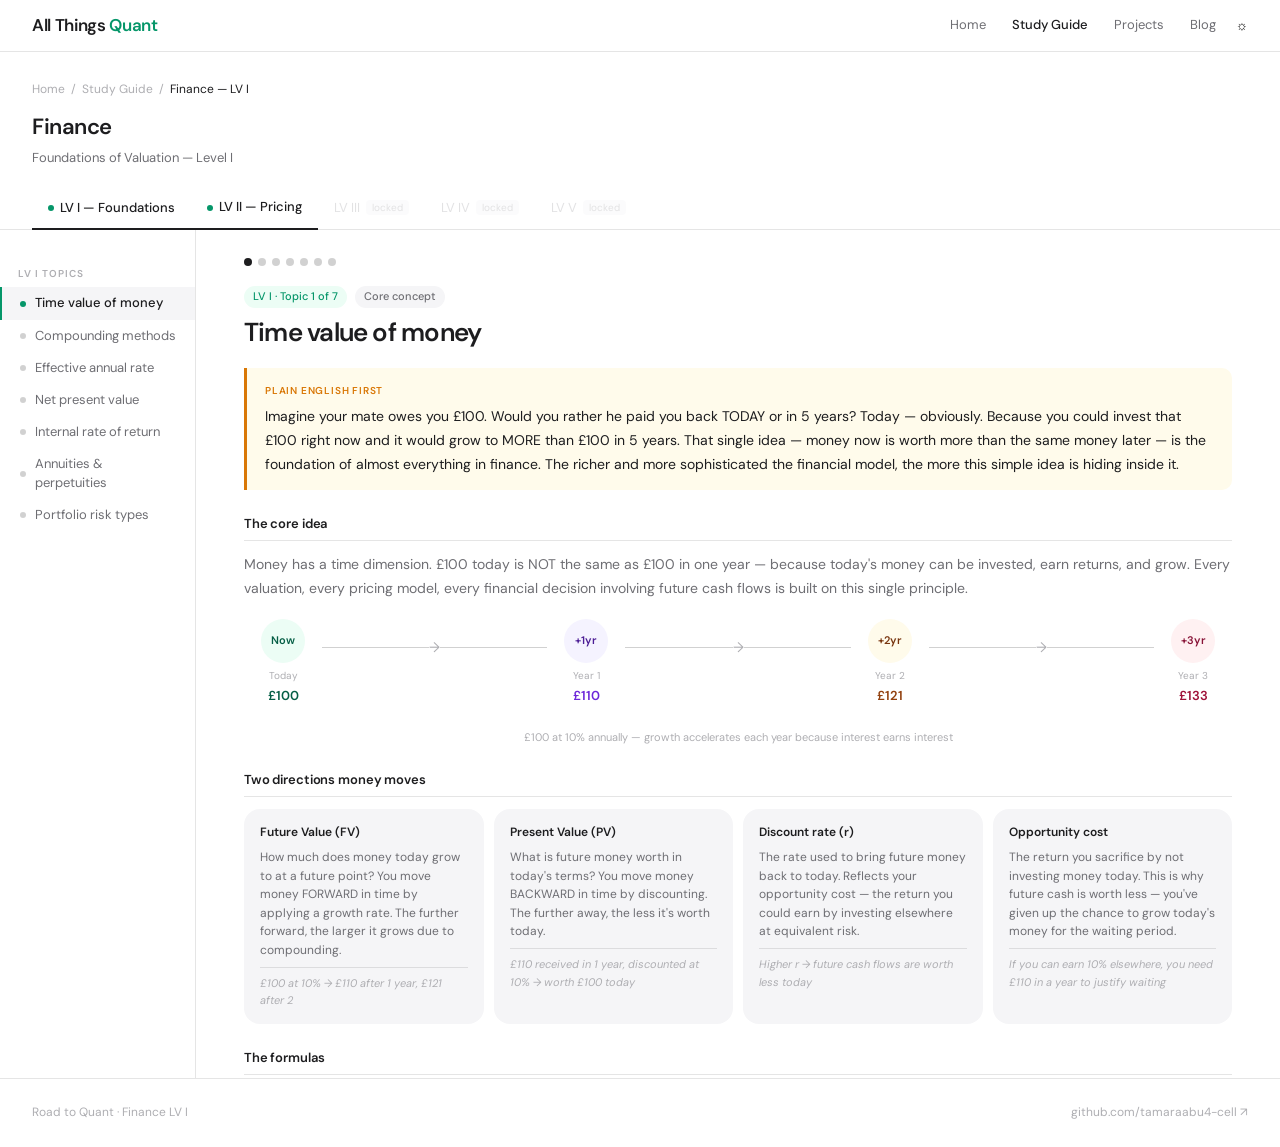
<file: study-guide/Finance/finance-lv1.html>
<!DOCTYPE html>
<html lang="en" data-theme="dark">
<head>
<meta charset="UTF-8">
<meta name="viewport" content="width=device-width, initial-scale=1.0">
<link rel="preconnect" href="https://fonts.googleapis.com">
<link rel="preconnect" href="https://fonts.gstatic.com" crossorigin>
<link href="https://fonts.googleapis.com/css2?family=DM+Sans:wght@300;400;500;600;700&family=DM+Mono:wght@400;500&display=swap" rel="stylesheet">
<title>Finance LV I — Road to Quant</title>

<style>
:root {
  --font: 'DM Sans', -apple-system, BlinkMacSystemFont, "Segoe UI", sans-serif;
  --mono: 'DM Mono', "Courier New", monospace;
  --bg: #ffffff; --bg2: #f5f5f7; --bg3: #e8e8ed;
  --tx1: #1d1d1f; --tx2: #6e6e73; --tx3: #aeaeb2;
  --br: rgba(0,0,0,0.10); --br2: rgba(0,0,0,0.18);
  --green: #059669; --green-bg: #ecfdf5; --green-dk: #065f46;
  --amber: #d97706; --amber-bg: #fffbeb;
  --blue: #2563eb; --blue-bg: #eff6ff; --blue-dk: #1e40af;
  --purple: #7c3aed; --purple-bg: #f5f3ff;
  --red: #dc2626; --red-bg: #fef2f2;
  --nav-h: 52px;
  --r: 10px; --r-lg: 16px;
}
[data-theme="dark"] {
  --bg: #1c1c1e; --bg2: #2c2c2e; --bg3: #3a3a3c;
  --tx1: #f5f5f7; --tx2: #98989d; --tx3: #636366;
  --br: rgba(255,255,255,0.09); --br2: rgba(255,255,255,0.16);
  --green-bg: #022c22; --green: #34d399; --green-dk: #6ee7b7;
  --amber-bg: #1c1200; --amber: #fbbf24;
  --blue-bg: #0d1b3e; --blue: #60a5fa; --blue-dk: #93c5fd;
  --purple-bg: #1e0e3e; --purple: #a78bfa;
  --red-bg: #1c0505; --red: #f87171;
}
*,*::before,*::after{box-sizing:border-box;margin:0;padding:0;}
html{scroll-behavior:smooth;}
body{font-family:var(--font);background:var(--bg);color:var(--tx1);font-size:15px;line-height:1.6;-webkit-font-smoothing:antialiased;}
a{color:inherit;text-decoration:none;}
button{font-family:var(--font);cursor:pointer;border:none;background:none;}

/* NAV */
.nav{
  position:sticky;top:0;z-index:200;
  background:rgba(255,255,255,0.82);
  backdrop-filter:saturate(180%) blur(20px);
  -webkit-backdrop-filter:saturate(180%) blur(20px);
  border-bottom:0.5px solid var(--br);
  height:var(--nav-h);
  display:flex;align-items:center;padding:0 32px;gap:8px;
}
[data-theme="dark"] .nav{background:rgba(28,28,30,0.82);}
.nav-logo{font-size:17px;font-weight:600;letter-spacing:-0.02em;margin-right:auto;}
.nav-logo span{color:var(--green);}
.nav-links{display:flex;gap:2px;}
.nav-link{padding:6px 12px;font-size:13px;color:var(--tx2);border-radius:var(--r);transition:background 0.15s,color 0.15s;}
.nav-link:hover{background:var(--bg2);color:var(--tx1);}
.nav-link.active{color:var(--tx1);font-weight:500;}
.nav-badge{font-size:10px;padding:1px 5px;border-radius:4px;background:var(--bg2);color:var(--tx3);margin-left:3px;}
.nav-divider{width:0.5px;height:20px;background:var(--br2);margin:0 6px;}
.icon-btn{
  width:32px;height:32px;border-radius:var(--r);
  display:flex;align-items:center;justify-content:center;
  color:var(--tx2);font-size:15px;
  transition:background 0.15s,color 0.15s;
  border:0.5px solid transparent;
}
.icon-btn:hover{background:var(--bg2);color:var(--tx1);border-color:var(--br);}
.icon-btn.active{background:var(--bg2);color:var(--tx1);border-color:var(--br2);}

/* PAGE HEADER */
.page-header{padding:28px 32px 0;border-bottom:0.5px solid var(--br);}
.breadcrumb{display:flex;align-items:center;gap:6px;font-size:12px;color:var(--tx3);margin-bottom:10px;}
.breadcrumb a:hover{color:var(--tx1);}
.page-title{font-size:22px;font-weight:600;letter-spacing:-0.02em;margin-bottom:4px;}
.page-sub{font-size:13px;color:var(--tx2);margin-bottom:18px;}
.lv-tabs{display:flex;gap:0;}
.lv-tab{
  padding:10px 16px;font-size:13px;cursor:pointer;
  color:var(--tx3);border-bottom:2px solid transparent;
  margin-bottom:-0.5px;background:none;
  border-top:none;border-left:none;border-right:none;
  transition:color 0.15s;font-family:var(--font);
  display:flex;align-items:center;gap:6px;
}
.lv-tab.active{color:var(--tx1);font-weight:500;border-bottom-color:var(--tx1);}
.lv-tab.locked{opacity:0.35;cursor:default;}
.lv-pip{width:6px;height:6px;border-radius:50%;background:var(--green);}
.lv-badge{font-size:10px;padding:1px 6px;border-radius:4px;background:var(--bg2);color:var(--tx3);}

/* SHELL */
.study-shell{display:flex;min-height:calc(100vh - var(--nav-h));}

/* SIDEBAR */
.study-sidebar{
  width:196px;flex-shrink:0;
  border-right:0.5px solid var(--br);
  padding:20px 0;
  position:sticky;top:var(--nav-h);
  height:calc(100vh - var(--nav-h));
  overflow-y:auto;background:var(--bg);
  transition:width 0.2s, opacity 0.2s;
}
.sb-label{font-size:10px;font-weight:600;text-transform:uppercase;letter-spacing:0.1em;color:var(--tx3);padding:8px 18px 5px;}
.sb-item{
  display:flex;align-items:center;gap:9px;
  padding:7px 18px;font-size:13px;color:var(--tx2);
  cursor:pointer;border-left:2px solid transparent;
  background:none;width:100%;text-align:left;
  transition:color 0.12s,background 0.12s;line-height:1.4;
  font-family:var(--font);
}
.sb-item:hover{color:var(--tx1);background:var(--bg2);}
.sb-item.active{color:var(--tx1);font-weight:500;border-left-color:var(--green);background:var(--bg2);}
.sb-dot{width:6px;height:6px;border-radius:50%;background:var(--br2);flex-shrink:0;}
.sb-item.active .sb-dot{background:var(--green);}
.sb-item.done .sb-dot{background:var(--green);opacity:0.4;}

/* CONTENT */
.study-content{
  flex:1;padding:28px 48px 64px;
  overflow-y:auto;
  max-height:calc(100vh - var(--nav-h));
  max-width:100%;
}

/* BOOK MODE */
.study-shell.book-mode .study-sidebar{display:none;}
.study-shell.book-mode .study-content{
  column-count:2;
  column-gap:52px;
  column-rule:0.5px solid var(--br);
  max-width:100%;
  padding:28px 52px 64px;
}
.study-shell.book-mode .study-content > *{break-inside:avoid;}
.study-shell.book-mode .calc-block{break-inside:avoid;}
.study-shell.book-mode .fc-grid{break-inside:avoid;}

/* PROGRESS PIPS */
.progress-pips{display:flex;gap:6px;margin-bottom:20px;}
.pip{width:8px;height:8px;border-radius:50%;cursor:pointer;transition:transform 0.15s;padding:0;}
.pip:hover{transform:scale(1.4);}

/* TOPIC HEADER */
.topic-eyebrow{display:flex;align-items:center;gap:8px;margin-bottom:10px;}
.topic-title-lg{font-size:26px;font-weight:600;letter-spacing:-0.03em;margin-bottom:20px;line-height:1.15;}
.badge{display:inline-block;font-size:11px;padding:2px 9px;border-radius:980px;font-weight:500;}
.badge-green{background:var(--green-bg);color:var(--green);}
.badge-subtle{background:var(--bg2);color:var(--tx2);}

/* PLAIN ENGLISH BLOCK */
.peb{
  background:var(--amber-bg);
  border-left:3px solid var(--amber);
  border-radius:0 var(--r) var(--r) 0;
  padding:14px 18px;margin-bottom:24px;
  font-size:14px;line-height:1.7;color:var(--tx1);
  break-inside:avoid;
}
.peb-label{font-size:10px;font-weight:600;text-transform:uppercase;letter-spacing:0.08em;color:var(--amber);margin-bottom:6px;}

/* SECTION HEADING */
.sh{font-size:13px;font-weight:600;color:var(--tx1);margin:24px 0 12px;padding-bottom:5px;border-bottom:0.5px solid var(--br);letter-spacing:-0.01em;}

/* FLASHCARDS */
.fc-grid{display:grid;grid-template-columns:repeat(auto-fill,minmax(200px,1fr));gap:10px;margin-bottom:18px;}
.fc{background:var(--bg2);border-radius:var(--r-lg);padding:14px 16px;}
.fc-term{font-size:12px;font-weight:600;color:var(--tx1);margin-bottom:6px;}
.fc-def{font-size:12px;color:var(--tx2);line-height:1.55;}
.fc-eg{font-size:11px;color:var(--tx3);margin-top:7px;padding-top:7px;border-top:0.5px solid var(--br);font-style:italic;}

/* FORMULA */
.f-label{font-size:11px;color:var(--tx3);text-align:center;margin-bottom:4px;font-style:italic;}
.f-box{
  background:var(--bg2);border-radius:var(--r);
  padding:16px 20px;margin-bottom:12px;
  font-size:15px;text-align:center;
  overflow-x:auto;break-inside:avoid;
}

/* Math rendering */
.math { font-family: 'Times New Roman', Georgia, serif; font-size: 1.05em; letter-spacing: 0.01em; }
.frac { display: inline-flex; flex-direction: column; align-items: center; vertical-align: middle; margin: 0 3px; }
.num { border-bottom: 1.5px solid currentColor; padding: 0 3px 1px; text-align: center; }
.den { padding: 1px 3px 0; text-align: center; }
.big-paren { font-size: 1.3em; vertical-align: middle; line-height: 1; }
.f-box { display: flex; align-items: center; justify-content: center; }


/* VAR TABLE */
.vt{width:100%;font-size:13px;border-collapse:collapse;margin-bottom:18px;}
.vt td{padding:6px 10px;border-bottom:0.5px solid var(--br);vertical-align:top;}
.vt td:first-child{font-family:var(--mono);font-weight:500;color:var(--blue);width:55px;font-size:12px;}
.vt td:last-child{color:var(--tx2);}
.vt tr:last-child td{border-bottom:none;}

/* COMPARISON TABLE */
.ct{width:100%;font-size:13px;border-collapse:collapse;margin:10px 0 18px;}
.ct th{padding:7px 10px;background:var(--bg2);font-weight:500;font-size:11px;text-align:left;border-bottom:0.5px solid var(--br2);color:var(--tx2);letter-spacing:0.02em;}
.ct td{padding:7px 10px;border-bottom:0.5px solid var(--br);}
.ct tr:last-child td{border-bottom:none;}
.ct .hl td{background:var(--green-bg);color:var(--green-dk);font-weight:500;}

/* TIMELINE */
.timeline{display:flex;align-items:center;margin:18px 0;overflow-x:auto;padding-bottom:4px;}
.tl-node{display:flex;flex-direction:column;align-items:center;min-width:78px;}
.tl-circle{width:44px;height:44px;border-radius:50%;display:flex;align-items:center;justify-content:center;font-size:11px;font-weight:600;}
.tl-lbl{font-size:10px;color:var(--tx3);margin-top:5px;}
.tl-val{font-size:13px;font-weight:600;margin-top:2px;}
.tl-line{flex:1;height:1.5px;background:var(--br2);margin-bottom:30px;min-width:24px;}
.tl-arr{color:var(--tx3);font-size:14px;margin-bottom:30px;}

/* RISK CARDS */
.risk-grid{display:grid;grid-template-columns:repeat(auto-fill,minmax(160px,1fr));gap:10px;margin:10px 0 18px;}
.risk-card{border-radius:var(--r-lg);padding:14px 16px;}
.risk-title{font-size:12px;font-weight:600;margin-bottom:5px;}
.risk-body{font-size:11px;line-height:1.55;}

/* QUANT BOX */
.qbox{background:var(--purple-bg);border-radius:var(--r-lg);padding:16px 18px;margin-top:18px;break-inside:avoid;}
.qbox-lbl{font-size:10px;font-weight:600;text-transform:uppercase;letter-spacing:0.08em;color:var(--purple);margin-bottom:8px;}
.qbox-body{font-size:12px;color:var(--tx2);line-height:1.6;margin-bottom:10px;}
.qtag{display:inline-block;font-size:11px;padding:3px 9px;border-radius:980px;background:var(--purple-bg);color:var(--purple);border:0.5px solid rgba(124,58,237,0.2);margin:2px;}

/* INSIGHT BOX */
.insight{background:var(--blue-bg);border-left:3px solid var(--blue);border-radius:0 var(--r) var(--r) 0;padding:12px 16px;margin:14px 0;font-size:13px;line-height:1.65;break-inside:avoid;}
.insight-lbl{font-size:10px;font-weight:600;text-transform:uppercase;letter-spacing:0.08em;color:var(--blue);margin-bottom:5px;}

/* WORKED EXAMPLE */
.worked{background:var(--bg2);border:0.5px solid var(--br);border-radius:var(--r-lg);padding:18px 20px;margin:14px 0 18px;break-inside:avoid;}
.worked-title{font-size:12px;font-weight:600;color:var(--tx1);margin-bottom:10px;padding-bottom:8px;border-bottom:0.5px solid var(--br);}
.worked-body{font-size:13px;color:var(--tx2);line-height:1.7;}
.worked-math{font-family:var(--mono);background:var(--bg);border-radius:var(--r);padding:10px 14px;margin:8px 0;font-size:13px;overflow-x:auto;}
.worked-conclusion{font-size:12px;color:var(--tx3);margin-top:8px;font-style:italic;}

/* CASHFLOW TABLE */
.cft{width:100%;font-size:13px;border-collapse:collapse;margin:12px 0 18px;}
.cft th{padding:7px 10px;background:var(--bg2);font-size:11px;font-weight:500;color:var(--tx2);text-align:left;border-bottom:0.5px solid var(--br2);}
.cft td{padding:7px 10px;border-bottom:0.5px solid var(--br);}
.cft tr:last-child td{border-bottom:none;}
.cft .pos td:last-child{color:var(--green);font-weight:500;}
.cft .neg td:last-child{color:var(--red);font-weight:500;}
.cft .total{font-weight:600;}

/* CALC */
.calc-block{background:var(--bg2);border-radius:var(--r-lg);padding:20px;margin-bottom:18px;break-inside:avoid;}
.calc-row{display:flex;align-items:center;gap:12px;margin-bottom:10px;}
.calc-lbl{font-size:12px;color:var(--tx2);min-width:120px;}
.calc-out{font-size:13px;font-weight:600;color:var(--tx1);min-width:70px;text-align:right;}
input[type=range]{flex:1;-webkit-appearance:none;height:3px;border-radius:2px;background:var(--bg3);outline:none;cursor:pointer;}
input[type=range]::-webkit-slider-thumb{-webkit-appearance:none;width:17px;height:17px;border-radius:50%;background:var(--tx1);cursor:pointer;}
input[type=range]::-moz-range-thumb{width:17px;height:17px;border-radius:50%;background:var(--tx1);border:none;cursor:pointer;}
.result-strip{display:flex;align-items:baseline;gap:10px;background:var(--green-bg);border-radius:var(--r);padding:14px 18px;margin-top:12px;}
.result-lbl{font-size:12px;color:var(--green);}
.result-val{font-size:30px;font-weight:600;color:var(--green-dk);letter-spacing:-0.03em;}
.results-3{display:grid;grid-template-columns:repeat(3,1fr);gap:10px;margin-top:12px;}
.r3{border-radius:var(--r);padding:12px 14px;}
.r3-lbl{font-size:11px;margin-bottom:4px;}
.r3-val{font-size:20px;font-weight:600;letter-spacing:-0.02em;}

/* NAV BUTTONS */
.topic-nav{display:flex;gap:10px;margin-top:32px;padding-top:24px;border-top:0.5px solid var(--br);}
.tn-btn{padding:8px 18px;font-size:13px;font-weight:500;border-radius:980px;border:0.5px solid var(--br2);background:var(--bg);color:var(--tx1);cursor:pointer;transition:background 0.15s;}
.tn-btn:hover{background:var(--bg2);}
.tn-btn.primary{background:var(--tx1);color:var(--bg);border-color:var(--tx1);}
.tn-btn.primary:hover{opacity:0.85;}

/* FOOTER */
.footer{border-top:0.5px solid var(--br);padding:24px 32px;display:flex;align-items:center;justify-content:space-between;font-size:12px;color:var(--tx3);}
.footer a:hover{color:var(--tx1);}

/* KATEX overrides for theme */
.katex{font-size:1.05em;}
[data-theme="dark"] .katex{color:var(--tx1);}

/* Responsive */
@media(max-width:700px){
  .study-sidebar{display:none;}
  .study-content{padding:20px 20px 48px;}
  .study-shell.book-mode .study-content{column-count:1;padding:20px;}
  .nav{padding:0 16px;}
  .page-header{padding:20px 16px 0;}
  .footer{padding:16px;flex-direction:column;gap:6px;}
}
</style>
</head>
<body>

<nav class="nav">
  <a href="index.html" class="nav-logo">All Things <span>Quant</span></a>
  <div class="nav-links">
    <a class="nav-link" href="../../index.html">Home</a>
    <a class="nav-link active" href="../study-guide.html">Study Guide</a>
    <a class="nav-link" href="../../projects/projects.html">Projects</a>
    <a class="nav-link" href="../../blog/blog.html">Blog</a>
  </div>
  <button class="theme-btn" onclick="toggleTheme()" title="Toggle theme">&#9788;</button>
</nav>

<div class="page-header">
  <div class="breadcrumb">
    <a href="../../index.html">Home</a><span>/</span>
    <a href="../study-guide.html">Study Guide</a><span>/</span>
    <span style="color:var(--tx1)">Finance — LV I</span>
  </div>
  <div class="page-title">Finance</div>
  <div class="page-sub">Foundations of Valuation — Level I</div>
  <div class="lv-tabs">
    <button class="lv-tab active"><div class="lv-pip"></div>LV I — Foundations</button>
    <a class="lv-tab active" href="finance-lv2.html"><div class="lv-pip"></div>LV II — Pricing</a>
    <button class="lv-tab locked">LV III <span class="lv-badge">locked</span></button>
    <button class="lv-tab locked">LV IV <span class="lv-badge">locked</span></button>
    <button class="lv-tab locked">LV V <span class="lv-badge">locked</span></button>
  </div>
</div>

<div class="study-shell" id="shell">
  <aside class="study-sidebar" id="sidebar">
    <div class="sb-label" style="margin-top:8px">LV I Topics</div>
    <button class="sb-item active" onclick="go(0)"><div class="sb-dot"></div>Time value of money</button>
    <button class="sb-item" onclick="go(1)"><div class="sb-dot"></div>Compounding methods</button>
    <button class="sb-item" onclick="go(2)"><div class="sb-dot"></div>Effective annual rate</button>
    <button class="sb-item" onclick="go(3)"><div class="sb-dot"></div>Net present value</button>
    <button class="sb-item" onclick="go(4)"><div class="sb-dot"></div>Internal rate of return</button>
    <button class="sb-item" onclick="go(5)"><div class="sb-dot"></div>Annuities &amp; perpetuities</button>
    <button class="sb-item" onclick="go(6)"><div class="sb-dot"></div>Portfolio risk types</button>
  </aside>
  <main class="study-content" id="content"></main>
</div>

<footer class="footer">
  <span>Road to Quant &middot; Finance LV I</span>
  <a href="https://github.com/tamaraabu4-cell/quant-study-notes" target="_blank">github.com/tamaraabu4-cell &nearr;</a>
</footer>



<script>
const T = [
/* ── 0  TIME VALUE OF MONEY ── */
{
title:"Time value of money",
peb:"Imagine your mate owes you £100. Would you rather he paid you back TODAY or in 5 years? Today — obviously. Because you could invest that £100 right now and it would grow to MORE than £100 in 5 years. That single idea — money now is worth more than the same money later — is the foundation of almost everything in finance. The richer and more sophisticated the financial model, the more this simple idea is hiding inside it.",
html:`
<div class="sh">The core idea</div>
<p style="font-size:14px;color:var(--tx2);line-height:1.7;margin-bottom:18px">Money has a time dimension. £100 today is NOT the same as £100 in one year — because today's money can be invested, earn returns, and grow. Every valuation, every pricing model, every financial decision involving future cash flows is built on this single principle.</p>

<div class="timeline">
  <div class="tl-node"><div class="tl-circle" style="background:#ecfdf5;color:#065f46">Now</div><div class="tl-lbl">Today</div><div class="tl-val" style="color:#065f46">£100</div></div>
  <div class="tl-line"></div><div class="tl-arr">→</div><div class="tl-line"></div>
  <div class="tl-node"><div class="tl-circle" style="background:#f5f3ff;color:#4c1d95">+1yr</div><div class="tl-lbl">Year 1</div><div class="tl-val" style="color:#6d28d9">£110</div></div>
  <div class="tl-line"></div><div class="tl-arr">→</div><div class="tl-line"></div>
  <div class="tl-node"><div class="tl-circle" style="background:#fffbeb;color:#78350f">+2yr</div><div class="tl-lbl">Year 2</div><div class="tl-val" style="color:#92400e">£121</div></div>
  <div class="tl-line"></div><div class="tl-arr">→</div><div class="tl-line"></div>
  <div class="tl-node"><div class="tl-circle" style="background:#fff1f2;color:#881337">+3yr</div><div class="tl-lbl">Year 3</div><div class="tl-val" style="color:#9f1239">£133</div></div>
</div>
<p style="font-size:11px;color:var(--tx3);text-align:center;margin:0 0 22px">£100 at 10% annually — growth accelerates each year because interest earns interest</p>

<div class="sh">Two directions money moves</div>
<div class="fc-grid">
  <div class="fc"><div class="fc-term">Future Value (FV)</div><div class="fc-def">How much does money today grow to at a future point? You move money FORWARD in time by applying a growth rate. The further forward, the larger it grows due to compounding.</div><div class="fc-eg">£100 at 10% → £110 after 1 year, £121 after 2</div></div>
  <div class="fc"><div class="fc-term">Present Value (PV)</div><div class="fc-def">What is future money worth in today's terms? You move money BACKWARD in time by discounting. The further away, the less it's worth today.</div><div class="fc-eg">£110 received in 1 year, discounted at 10% → worth £100 today</div></div>
  <div class="fc"><div class="fc-term">Discount rate (r)</div><div class="fc-def">The rate used to bring future money back to today. Reflects your opportunity cost — the return you could earn by investing elsewhere at equivalent risk.</div><div class="fc-eg">Higher r → future cash flows are worth less today</div></div>
  <div class="fc"><div class="fc-term">Opportunity cost</div><div class="fc-def">The return you sacrifice by not investing money today. This is why future cash is worth less — you've given up the chance to grow today's money for the waiting period.</div><div class="fc-eg">If you can earn 10% elsewhere, you need £110 in a year to justify waiting</div></div>
</div>

<div class="sh">The formulas</div>
<div class="f-label">Future Value — growing money forward in time</div>
<div class="f-box"><span class="math">FV = PV (1 + r)<sup>n</sup></span></div>
<div class="f-label">Present Value — discounting back to today</div>
<div class="f-box"><span class="math">PV = <span class="frac"><span class="num">FV</span><span class="den">(1 + r)<sup>n</sup></span></span></span></div>
<table class="vt">
  <tr><td>PV</td><td>Present value — the amount of money today</td></tr>
  <tr><td>FV</td><td>Future value — the amount at a future point in time</td></tr>
  <tr><td>r</td><td>Interest or discount rate per period (e.g. 10% = 0.10)</td></tr>
  <tr><td>n</td><td>Number of periods — years, months, or any consistent unit</td></tr>
</table>

<div class="sh">Worked example</div>
<div class="worked">
  <div class="worked-title">Example — growing £5,000 at 8% over 10 years</div>
  <div class="worked-body">
    <p>You invest £5,000 today at an annual rate of 8%. How much will you have in 10 years?</p>
    <div class="worked-math">FV = 5,000 × (1.08)¹⁰ = 5,000 × 2.1589 = £10,795</div>
    <p class="worked-conclusion">You more than double your money — purely from the effect of compounding 8% per year over time. Notice that you earned £5,795 in interest on a £5,000 investment — more than the original principal.</p>
  </div>
</div>
<div class="worked">
  <div class="worked-title">Example — what is £10,000 received in 5 years worth today?</div>
  <div class="worked-body">
    <p>You are owed £10,000 in 5 years. Your discount rate is 6%. What is it worth now?</p>
    <div class="worked-math">PV = 10,000 ÷ (1.06)⁵ = 10,000 ÷ 1.3382 = £7,473</div>
    <p class="worked-conclusion">Future money loses value when discounted back — £10,000 in 5 years is only worth £7,473 today. This is why investors always prefer to receive money sooner.</p>
  </div>
</div>

<div class="sh">Live calculator</div>
<div class="calc-block">
  <div class="calc-row"><span class="calc-lbl">Present value (£)</span><input type="range" min="100" max="10000" step="100" value="1000" id="t0-pv"><span class="calc-out" id="t0-pv-v">£1,000</span></div>
  <div class="calc-row"><span class="calc-lbl">Annual rate (%)</span><input type="range" min="1" max="20" step="0.5" value="7" id="t0-r"><span class="calc-out" id="t0-r-v">7%</span></div>
  <div class="calc-row"><span class="calc-lbl">Years (n)</span><input type="range" min="1" max="30" step="1" value="10" id="t0-n"><span class="calc-out" id="t0-n-v">10 yrs</span></div>
  <div class="result-strip"><span class="result-lbl">Future Value</span><span class="result-val" id="t0-result">—</span></div>
</div>

<div class="sh">Why quants care</div>
<div class="qbox">
  <div class="qbox-lbl">Foundation of all quantitative finance</div>
  <p class="qbox-body">TVM is the skeleton inside every financial model. When a quant prices a bond they are discounting coupon payments. When they price an option they are discounting an expected payoff. When they evaluate a trading strategy they are comparing discounted future returns to upfront costs. Even the most advanced derivative pricing models are fundamentally an application of PV — the mathematics becomes more sophisticated but the principle never changes.</p>
  <span class="qtag">Bond pricing</span><span class="qtag">Option pricing</span><span class="qtag">DCF models</span><span class="qtag">Black-Scholes</span><span class="qtag">Risk-neutral valuation</span>
</div>`
},

/* ── 1  COMPOUNDING ── */
{
title:"Compounding methods",
peb:"Compounding means you earn interest on your interest. Imagine a snowball rolling downhill — the bigger it gets, the more snow it picks up on each rotation, so it grows faster and faster. The same thing happens with money. The more frequently interest is added — monthly instead of yearly — the more often you start earning interest on previously earned interest, so the final amount is higher. At the absolute extreme, if you added interest every single instant (infinitely often), you get continuous compounding — the mathematical maximum — and this is where the mysterious number e ≈ 2.718 naturally emerges.",
html:`
<div class="sh">Why compounding frequency matters</div>
<p style="font-size:14px;color:var(--tx2);line-height:1.7;margin-bottom:16px">If you invest £100 at 12% for one year, the final amount depends entirely on how often interest is applied. More frequent compounding means interest earns its own interest sooner, leading to a higher final value.</p>

<tr><td>Annual (1×/yr)</td><td><span class="math">(1+r)<sup>n</sup></span></td><td>£112.00</td><td>—</td></tr>
    <tr><td>Quarterly (4×/yr)</td><td><span class="math">(1+r/4)<sup>4n</sup></span></td><td>£112.55</td><td>+£0.55</td></tr>
    <tr><td>Monthly (12×/yr)</td><td><span class="math">(1+r/12)<sup>12n</sup></span></td><td>£112.68</td><td>+£0.68</td></tr>
    <tr><td>Daily (365×/yr)</td><td><span class="math">(1+r/365)<sup>365n</sup></span></td><td>£112.747</td><td>+£0.75</td></tr>
    <tr class="hl"><td>Continuous (∞)</td><td><span class="math">e<sup>rt</sup></span></td><td>£112.750</td><td>+£0.75 (max)</td></tr>

<div class="sh">The three key formulas</div>
<div class="f-label">Annual discrete compounding</div>
<div class="f-box"><span class="math">FV = PV (1 + r)<sup>n</sup></span></div>
<div class="f-label">Periodic compounding — <span class="math">m</span> times per year</div>
<div class="f-box"><span class="math">FV = PV <span class="big-paren">(</span>1 + <span class="frac"><span class="num">r</span><span class="den">m</span></span><span class="big-paren">)</span><sup>mn</sup></span></div>
<div class="f-label">Continuous compounding — the theoretical limit as <span class="math">m \to \infty</span></div>
<div class="f-box"><span class="math">FV = PV &middot; e<sup>rt</sup></span></div>
<table class="vt">
  <tr><td>m</td><td>Compounding periods per year (12 = monthly, 52 = weekly, 365 = daily)</td></tr>
  <tr><td>e</td><td>Euler's number ≈ 2.71828 — arises naturally from continuous compounding</td></tr>
  <tr><td>t</td><td>Time in years (equivalent to <span class="math">n</span> in discrete formulas)</td></tr>
</table>

<div class="sh">Where does <span class="math">e</span> come from?</div>
<div class="insight">
  <div class="insight-lbl">Mathematical insight</div>
  As you compound more and more frequently, a remarkable thing happens: the formula <span class="math">\left(1 + \frac{r}{m}\right)^m</span> converges to a fixed limit as <span class="math">m \to \infty</span>. That limit is <span class="math">e^r</span> — where <span class="math">e \approx 2.71828</span> is Euler's number. So continuous compounding is not some exotic concept — it is simply the natural mathematical limit of compounding infinitely often. This is one reason <span class="math">e</span> appears everywhere in finance, physics, and probability.
  <span class="math">\lim_{m \to \infty}\left(1 + \frac{r}{m}\right)^{mn} = e^{rn}</span>
</div>

<div class="sh">Worked example</div>
<div class="worked">
  <div class="worked-title">Example — £1,000 at 6% for 5 years under different compounding</div>
  <div class="worked-body">
    <div class="worked-math">Annual:     1,000 × (1.06)⁵          = £1,338.23
Monthly:    1,000 × (1 + 0.06/12)⁶⁰   = £1,348.85
Continuous: 1,000 × e^(0.06 × 5)       = £1,349.86</div>
    <p class="worked-conclusion">Monthly compounding earns £10.62 more than annual. The difference grows with time and rate — at higher rates over longer periods, compounding frequency matters enormously.</p>
  </div>
</div>

<div class="sh">Live comparison calculator</div>
<div class="calc-block">
  <div class="calc-row"><span class="calc-lbl">Principal (£)</span><input type="range" min="100" max="5000" step="100" value="1000" id="t1-pv"><span class="calc-out" id="t1-pv-v">£1,000</span></div>
  <div class="calc-row"><span class="calc-lbl">Annual rate (%)</span><input type="range" min="1" max="20" step="0.5" value="12" id="t1-r"><span class="calc-out" id="t1-r-v">12%</span></div>
  <div class="calc-row"><span class="calc-lbl">Years</span><input type="range" min="1" max="20" step="1" value="5" id="t1-n"><span class="calc-out" id="t1-n-v">5</span></div>
  <div class="results-3">
    <div class="r3" style="background:var(--blue-bg)"><div class="r3-lbl" style="color:var(--blue)">Annual</div><div class="r3-val" style="color:var(--blue-dk)" id="t1-ann">—</div></div>
    <div class="r3" style="background:var(--purple-bg)"><div class="r3-lbl" style="color:var(--purple)">Monthly</div><div class="r3-val" style="color:var(--purple)" id="t1-mon">—</div></div>
    <div class="r3" style="background:var(--green-bg)"><div class="r3-lbl" style="color:var(--green)">Continuous</div><div class="r3-val" style="color:var(--green-dk)" id="t1-con">—</div></div>
  </div>
</div>

<div class="sh">Why quants use continuous compounding</div>
<div class="qbox">
  <div class="qbox-lbl">Critical for quant work</div>
  <p class="qbox-body">Continuous compounding makes calculus work cleanly. The function <span class="math">e^{rt}</span> has a derivative of <span class="math">r \cdot e^{rt}</span> — perfectly proportional to itself, which makes differential equations tractable. Log returns (the natural log of price relatives: <span class="math">\ln(P_t / P_{t-1})</span>) are the continuous-compounding equivalent of discrete returns. Black-Scholes, geometric Brownian motion, and all stochastic calculus assume a continuous-time framework — and continuous compounding is baked into every formula.</p>
  <span class="qtag">Log returns</span><span class="qtag">Black-Scholes</span><span class="qtag">Geometric Brownian Motion</span><span class="qtag">Stochastic calculus</span>
</div>`
},

/* ── 2  EAR ── */
{
title:"Effective Annual Rate (EAR)",
peb:"Two banks both advertise 10% interest per year. One compounds annually, one compounds monthly. They look identical on paper but are NOT the same — the monthly one gives you more money because you start earning interest on your interest 12 times a year instead of once. EAR is the single standardised number that converts any rate into 'what do you actually earn over a full year, accounting for compounding?' so you can compare any two rates fairly. Without EAR, comparing rates quoted under different compounding conventions is mathematically meaningless.",
html:`
<div class="sh">The problem — nominal rates are misleading</div>
<div class="fc-grid">
  <div class="fc"><div class="fc-term">Nominal rate</div><div class="fc-def">The advertised headline rate. Misleading on its own because it does not reveal how often compounding occurs. Two identical nominal rates with different compounding frequencies produce different actual returns.</div><div class="fc-eg">"10% per year, compounded monthly" — the 10% is the nominal rate</div></div>
  <div class="fc"><div class="fc-term">Effective Annual Rate (EAR)</div><div class="fc-def">The TRUE annual return after accounting for compounding. Converts any rate into a standardised annual equivalent, regardless of how often it compounds. Always use EAR to compare investments.</div><div class="fc-eg">10% compounded monthly → EAR = 10.47% actual annual growth</div></div>
  <div class="fc"><div class="fc-term">The golden rule</div><div class="fc-def">Never compare nominal rates directly unless they share the same compounding frequency. Always convert everything to EAR first. Higher EAR always means better return, full stop.</div><div class="fc-eg">12% monthly EAR (12.68%) beats 12.5% annual EAR (12.5%)</div></div>
</div>

<div class="sh">The formulas</div>
<div class="f-label">Periodic compounding — <span class="math">m</span> periods per year</div>
<div class="f-box"><span class="math">lim<sub>m&rarr;&infin;</sub> <span class="big-paren">(</span>1 + <span class="frac"><span class="num">r</span><span class="den">m</span></span><span class="big-paren">)</span><sup>mn</sup> = e<sup>rn</sup></span></div>
<div class="f-label">Continuous compounding</div>
<div class="f-box"><span class="math">EAR = <span class="big-paren">(</span>1 + <span class="frac"><span class="num">r</span><span class="den">m</span></span><span class="big-paren">)</span><sup>m</sup> &minus; 1</span></div>
<table class="vt">
  <tr><td>r</td><td>Nominal annual interest rate as a decimal — 12% becomes 0.12</td></tr>
  <tr><td>m</td><td>Number of compounding periods per year (12 for monthly, 365 for daily)</td></tr>
</table>

<div class="sh">Worked example</div>
<div class="worked">
  <div class="worked-title">Example — comparing two 12% offers</div>
  <div class="worked-body">
    <p>Bank A offers 12% compounded annually. Bank B offers 12% compounded monthly. Which gives you more?</p>
    <div class="worked-math">Bank A EAR = (1 + 0.12)¹ - 1               = 12.00%
Bank B EAR = (1 + 0.12/12)¹² - 1           = 12.68%</div>
    <p class="worked-conclusion">Bank B earns 0.68% more per year despite the same nominal rate. On £10,000 over 10 years, this difference compounds to over £1,000 extra — from a rate that looks identical on the surface.</p>
  </div>
</div>

<div class="sh">Live EAR table — drag the nominal rate</div>
<div class="calc-block">
  <div class="calc-row"><span class="calc-lbl">Nominal rate (%)</span><input type="range" min="1" max="24" step="0.5" value="12" id="t2-r"><span class="calc-out" id="t2-r-v">12%</span></div>
</div>
<table class="ct"><thead><tr><th>Compounding</th><th>Periods / year</th><th>EAR</th><th>On £10,000/yr</th></tr></thead><tbody id="t2-tbody"></tbody></table>

<div class="sh">Connection to continuous compounding</div>
<div class="insight">
  <div class="insight-lbl">Key relationship</div>
  As compounding frequency increases, EAR approaches but never exceeds <span class="math">e^r - 1</span>. This is the continuous compounding EAR — the theoretical maximum return you could earn from a given nominal rate. For <span class="math">r = 12\% : EAR_{\text{continuous}} = e^{0.12} - 1 = 12.75\%</span>. No matter how frequently you compound 12%, you cannot exceed 12.75% effective annual return.
</div>

<div class="qbox">
  <div class="qbox-lbl">Appears throughout quant finance</div>
  <p class="qbox-body">Quants compare rates across different instruments constantly — risk-free rates, bond yields, strategy returns, repo rates, funding costs. Without EAR, comparisons between a daily-compounded repo rate, a semi-annual bond yield, and a continuously compounded model rate are mathematically inconsistent. EAR is the common currency that makes comparison valid.</p>
  <span class="qtag">Rate comparison</span><span class="qtag">Bond yield analysis</span><span class="qtag">Strategy performance</span><span class="qtag">Repo and funding costs</span>
</div>`
},

/* ── 3  NPV ── */
{
title:"Net Present Value (NPV)",
peb:"You are thinking about starting a business. You spend £10,000 today and the business returns £3,000 per year for 5 years. Is that a good deal? The problem is you cannot just add up the £15,000 you receive — because £3,000 in year 5 is worth less than £3,000 today (you had to wait for it). NPV solves this properly: it converts every future cash flow back into today's money using discounting, adds them all up, and subtracts what you paid upfront. If the answer is positive, you created real value. If it is negative, you would have been better off putting that money in the bank.",
html:`
<div class="sh">What NPV measures</div>
<div class="fc-grid">
  <div class="fc"><div class="fc-term">NPV &gt; 0</div><div class="fc-def">The investment creates value in today's money. The present value of future cash flows exceeds the upfront cost. Accept the project.</div><div class="fc-eg">NPV = +£2,000 means you are genuinely £2,000 better off in today's terms</div></div>
  <div class="fc"><div class="fc-term">NPV = 0</div><div class="fc-def">Break-even. Future cash flows exactly cover the cost at your required return. You earn exactly your discount rate — no more, no less.</div><div class="fc-eg">Indifferent — you could invest elsewhere for the same result</div></div>
  <div class="fc"><div class="fc-term">NPV &lt; 0</div><div class="fc-def">The investment destroys value. Future cash flows are worth less than what you paid in today's money. Reject the project and invest elsewhere.</div><div class="fc-eg">NPV = -£1,500 means you lose £1,500 in real terms vs your next-best option</div></div>
  <div class="fc"><div class="fc-term">Discount rate (r)</div><div class="fc-def">The rate used to discount future cash flows back to today. Should reflect the opportunity cost — the return available elsewhere at equivalent risk. Also called the required return or cost of capital.</div><div class="fc-eg">A riskier project needs a higher discount rate</div></div>
</div>

<div class="sh">The formula</div>
<div class="f-label">NPV — sum of all cash flows discounted to today</div>
<div class="f-box"><span class="math">EAR = e<sup>r</sup> &minus; 1</span></div>
<table class="vt">
  <tr><td><span class="math">C_0</span></td><td>Initial investment — a negative cash flow at time zero (money going out)</td></tr>
  <tr><td><span class="math">CF_t</span></td><td>Cash flow at time period <span class="math">t</span> — can be positive (inflow) or negative (outflow)</td></tr>
  <tr><td><span class="math">r</span></td><td>Discount rate per period — your required return or cost of capital</td></tr>
  <tr><td><span class="math">n</span></td><td>Total number of periods in the project</td></tr>
</table>

<div class="sh">Cash flow timeline — a visual breakdown</div>
<table class="cft">
  <thead><tr><th>Year (t)</th><th>Cash flow</th><th>Discount factor at r=10%</th><th>Present value</th></tr></thead>
  <tbody>
    <tr class="neg"><td>0 (today)</td><td>-£10,000</td><td style="font-family:var(--mono);font-size:12px">1 ÷ (1.10)⁰ = 1.000</td><td>-£10,000</td></tr>
    <tr class="pos"><td>1</td><td>+£3,000</td><td style="font-family:var(--mono);font-size:12px">1 ÷ (1.10)¹ = 0.909</td><td>+£2,727</td></tr>
    <tr class="pos"><td>2</td><td>+£3,000</td><td style="font-family:var(--mono);font-size:12px">1 ÷ (1.10)² = 0.826</td><td>+£2,479</td></tr>
    <tr class="pos"><td>3</td><td>+£3,000</td><td style="font-family:var(--mono);font-size:12px">1 ÷ (1.10)³ = 0.751</td><td>+£2,254</td></tr>
    <tr class="pos"><td>4</td><td>+£3,000</td><td style="font-family:var(--mono);font-size:12px">1 ÷ (1.10)⁴ = 0.683</td><td>+£2,049</td></tr>
    <tr class="pos"><td>5</td><td>+£3,000</td><td style="font-family:var(--mono);font-size:12px">1 ÷ (1.10)⁵ = 0.621</td><td>+£1,863</td></tr>
    <tr class="total"><td colspan="3">NPV</td><td style="color:var(--green)">+£1,372 → Accept ✓</td></tr>
  </tbody>
</table>

<div class="sh">Live NPV calculator</div>
<div class="calc-block">
  <div class="calc-row"><span class="calc-lbl">Initial investment (£)</span><input type="range" min="1000" max="20000" step="500" value="10000" id="t3-c0"><span class="calc-out" id="t3-c0-v">£10,000</span></div>
  <div class="calc-row"><span class="calc-lbl">Annual cash flow (£)</span><input type="range" min="500" max="8000" step="100" value="3000" id="t3-cf"><span class="calc-out" id="t3-cf-v">£3,000</span></div>
  <div class="calc-row"><span class="calc-lbl">Number of years</span><input type="range" min="1" max="15" step="1" value="5" id="t3-n"><span class="calc-out" id="t3-n-v">5 yrs</span></div>
  <div class="calc-row"><span class="calc-lbl">Discount rate (%)</span><input type="range" min="1" max="25" step="0.5" value="10" id="t3-r"><span class="calc-out" id="t3-r-v">10%</span></div>
  <div id="t3-result-box" class="result-strip"><span class="result-lbl" id="t3-label">NPV</span><span class="result-val" id="t3-result">—</span></div>
</div>

<div class="sh">NPV and the discount rate</div>
<div class="insight">
  <div class="insight-lbl">Critical relationship</div>
  As the discount rate <span class="math">r</span> increases, NPV decreases — because you are demanding a higher return, making future cash flows worth less today. If <span class="math">r</span> equals the investment's IRR, NPV equals exactly zero. This relationship is called the NPV profile and is fundamental to investment analysis. Plotting NPV against <span class="math">r</span> for any project reveals its break-even rate and how sensitive the decision is to your choice of discount rate.
</div>

<div class="qbox">
  <div class="qbox-lbl">Used throughout quant finance</div>
  <p class="qbox-body">NPV is the theoretically correct decision rule for any investment involving future cash flows. In quant contexts it appears in strategy evaluation (does this trading system generate positive economic value after accounting for the cost of capital?), derivatives pricing (the value of a derivative is the NPV of its expected payoffs under a risk-neutral measure), and any model requiring discounting of expected future outcomes.</p>
  <span class="qtag">Investment decisions</span><span class="qtag">Strategy valuation</span><span class="qtag">Derivatives pricing</span><span class="qtag">Risk-neutral valuation</span>
</div>`
},

/* ── 4  IRR ── */
{
title:"Internal Rate of Return (IRR)",
peb:"IRR answers the question: what rate of return is this investment actually delivering? It is the specific discount rate at which NPV equals exactly zero — (the break-even rate). If the IRR is higher than your required return (the minimum rate you need to justify investing), the project is worthwhile. If it is lower, walk away. Think of IRR as the built-in annual return percentage of an investment — and you compare that to your hurdle rate to decide whether it clears the bar.",
html:`
<div class="sh">Understanding IRR</div>
<div class="fc-grid">
  <div class="fc"><div class="fc-term">IRR definition</div><div class="fc-def">The discount rate <span class="math">r</span> that makes NPV equal to zero. It is the rate at which the present value of all future inflows exactly equals the upfront cost.</div><div class="fc-eg">If NPV = 0 when <span class="math">r</span> = 15.7%, then IRR = 15.7%</div></div>
  <div class="fc"><div class="fc-term">Decision rule</div><div class="fc-def">Accept if IRR exceeds the hurdle rate (cost of capital). Reject if IRR falls below. At IRR = hurdle rate, the project earns exactly the required return.</div><div class="fc-eg">IRR = 18%, cost of capital = 10% → clear the bar, accept</div></div>
  <div class="fc"><div class="fc-term">IRR vs NPV</div><div class="fc-def">IRR is a percentage rate. NPV is a monetary amount. Both measure value but differently. NPV is generally the more theoretically reliable rule for comparing projects of different scales.</div><div class="fc-eg">IRR ignores scale — 50% on £1k can lose to 15% on £1m in NPV terms</div></div>
  <div class="fc"><div class="fc-term">Hurdle rate</div><div class="fc-def">The minimum required return — often the weighted average cost of capital (WACC). IRR must exceed this to justify the investment. Prop firms and funds set internal hurdle rates for strategy approval.</div><div class="fc-eg">Many hedge funds require IRR > 15-20% before allocating capital</div></div>
</div>

<div class="sh">The equation IRR solves</div>
<div class="f-label">IRR is the rate <span class="math">r</span> that satisfies this equation</div>
<div class="f-box"><span class="math">&Sigma;<sub>t=0</sub><sup>n</sup> <span class="frac"><span class="num">CF<sub>t</sub></span><span class="den">(1+r)<sup>t</sup></span></span> = &minus;C<sub>0</sub> + <span class="frac"><span class="num">CF<sub>1</sub></span><span class="den">(1+r)</span></span> + <span class="frac"><span class="num">CF<sub>2</sub></span><span class="den">(1+r)<sup>2</sup></span></span> + &ctdot; + <span class="frac"><span class="num">CF<sub>n</sub></span><span class="den">(1+r)<sup>n</sup></span></span></span></div>
<p style="font-size:13px;color:var(--tx2);line-height:1.65;margin-bottom:16px">There is no closed-form algebraic solution for <span class="math">r</span> when <span class="math">n > 4</span>. IRR must always be found numerically — by trying different values of <span class="math">r</span> until NPV reaches zero. Your calculator, Excel's <code style="font-family:var(--mono)">IRR()</code>, or Python's <code style="font-family:var(--mono)">numpy_financial.irr()</code> all do this automatically using Newton-Raphson or bisection methods.</p>

<div class="sh">Finding IRR by interpolation</div>
<div class="worked">
  <div class="worked-title">Example — £10,000 investment returning £3,000/year for 5 years</div>
  <div class="worked-body">
    <p>Step 1: Calculate NPV at two trial rates to bracket the IRR.</p>
    <div class="worked-math">At r = 10%: NPV = +£1,372  (positive, so IRR > 10%)
At r = 20%: NPV = -£1,030  (negative, so IRR < 20%)</div>
    <p style="margin-top:8px">Step 2: Interpolate between the two rates.</p>
    <div class="worked-math">IRR ≈ 10% + [1,372 ÷ (1,372 + 1,030)] × (20% - 10%)
    ≈ 10% + 0.571 × 10%  ≈  15.7%</div>
    <p class="worked-conclusion">IRR ≈ 15.7%. Since this exceeds a 10% cost of capital, the project is viable. The exact answer from a numerical solver is 15.24% — interpolation gives a close approximation.</p>
  </div>
</div>

<div class="sh">Live IRR calculator</div>
<div class="calc-block">
  <div class="calc-row"><span class="calc-lbl">Initial investment (£)</span><input type="range" min="1000" max="20000" step="500" value="10000" id="t4-c0"><span class="calc-out" id="t4-c0-v">£10,000</span></div>
  <div class="calc-row"><span class="calc-lbl">Annual cash flow (£)</span><input type="range" min="500" max="8000" step="100" value="3000" id="t4-cf"><span class="calc-out" id="t4-cf-v">£3,000</span></div>
  <div class="calc-row"><span class="calc-lbl">Years</span><input type="range" min="1" max="15" step="1" value="5" id="t4-n"><span class="calc-out" id="t4-n-v">5 yrs</span></div>
  <div class="result-strip" style="background:var(--blue-bg)"><span class="result-lbl" style="color:var(--blue)">IRR (approx)</span><span class="result-val" style="color:var(--blue-dk)" id="t4-result">—</span></div>
</div>

<div class="sh">Limitations of IRR — when not to use it</div>
<div class="fc-grid">
  <div class="fc"><div class="fc-term">Multiple IRRs</div><div class="fc-def">If cash flows change sign more than once (positive then negative then positive), the polynomial equation can have multiple solutions — multiple IRRs. NPV profile analysis or modified IRR (MIRR) should be used instead.</div></div>
  <div class="fc"><div class="fc-term">Reinvestment assumption</div><div class="fc-def">IRR implicitly assumes intermediate cash flows are reinvested at the IRR rate itself — which is often unrealistic. NPV assumes reinvestment at the cost of capital, which is more conservative and accurate.</div></div>
  <div class="fc"><div class="fc-term">Scale blindness</div><div class="fc-def">A 40% IRR on £1,000 creates less value than a 15% IRR on £100,000. IRR cannot distinguish between these. Always check NPV alongside IRR when comparing projects of different sizes.</div></div>
</div>

<div class="qbox">
  <div class="qbox-lbl">In quant finance</div>
  <p class="qbox-body">IRR is used to evaluate trading strategies and funds — the annualised return of a strategy with an upfront cost and ongoing cash flows is essentially its IRR. When a prop firm evaluates a systematic strategy, they want to know: what rate of return does it generate, and does that clear our internal hurdle rate? IRR answers that. It also appears in private equity, infrastructure investing, and any domain where upfront capital is deployed for future returns.</p>
  <span class="qtag">Strategy evaluation</span><span class="qtag">Fund performance</span><span class="qtag">Hurdle rates</span><span class="qtag">Capital allocation</span>
</div>`
},

/* ── 5  ANNUITIES & PERPETUITIES ── */
{
title:"Annuities & perpetuities",
peb:"An annuity is simply a stream of equal payments made at regular intervals — like a monthly mortgage payment, a pension, or a bond coupon. A perpetuity is an annuity that never stops — it pays forever. These sound simple but they have beautifully clean closed-form formulas, and they are the direct building blocks of bond pricing. A bond is literally just an annuity (the coupon payments) plus a lump sum (the face value at maturity) — once you understand annuities, bond pricing becomes straightforward algebra.",
html:`
<div class="sh">Four types</div>
<div class="fc-grid">
  <div class="fc"><div class="fc-term">Ordinary annuity</div><div class="fc-def">Equal payments at the END of each period. The standard assumption in finance. Mortgages, bond coupons, and most lease payments follow this structure.</div><div class="fc-eg">£500 received at the end of each month for 5 years</div></div>
  <div class="fc"><div class="fc-term">Annuity due</div><div class="fc-def">Equal payments at the BEGINNING of each period. More valuable than an ordinary annuity because you receive each payment one period earlier — multiply ordinary PV by <span class="math">(1+r)</span>.</div><div class="fc-eg">Rent paid at the start of each month</div></div>
  <div class="fc"><div class="fc-term">Perpetuity</div><div class="fc-def">An infinite stream of equal payments — never ending. Used to model preference shares, consol bonds, and property income. Has a surprisingly simple valuation formula.</div><div class="fc-eg">£1,000 per year forever, like a UK Consol bond</div></div>
  <div class="fc"><div class="fc-term">Growing perpetuity</div><div class="fc-def">An infinite stream of payments that grow at constant rate <span class="math">g</span> each period. The Gordon Growth Model for stock valuation is a growing perpetuity.</div><div class="fc-eg">Dividend starts at £2, grows 3% per year forever</div></div>
</div>

<div class="sh">The formulas</div>
<div class="f-label">Present value of ordinary annuity</div>
<div class="f-box"><span class="math">0 = &Sigma;<sub>t=0</sub><sup>n</sup> <span class="frac"><span class="num">CF<sub>t</sub></span><span class="den">(1+r)<sup>t</sup></span></span> = &minus;C<sub>0</sub> + <span class="frac"><span class="num">CF<sub>1</sub></span><span class="den">(1+r)</span></span> + <span class="frac"><span class="num">CF<sub>2</sub></span><span class="den">(1+r)<sup>2</sup></span></span> + &ctdot; + <span class="frac"><span class="num">CF<sub>n</sub></span><span class="den">(1+r)<sup>n</sup></span></span></span></div>
<div class="f-label">Future value of ordinary annuity</div>
<div class="f-box"><span class="math">PV = C &middot; <span class="frac"><span class="num">1 &minus; (1+r)<sup>&minus;n</sup></span><span class="den">r</span></span></span></div>
<div class="f-label">Present value of perpetuity</div>
<div class="f-box"><span class="math">FV = C &middot; <span class="frac"><span class="num">(1+r)<sup>n</sup> &minus; 1</span><span class="den">r</span></span></span></div>
<div class="f-label">Present value of growing perpetuity (Gordon Growth Model)</div>
<div class="f-box"><span class="math">PV = <span class="frac"><span class="num">C</span><span class="den">r</span></span></span></div>
<table class="vt">
  <tr><td>C</td><td>The constant periodic payment amount</td></tr>
  <tr><td>r</td><td>Discount rate per period (must match the payment frequency)</td></tr>
  <tr><td>n</td><td>Number of payment periods</td></tr>
  <tr><td>g</td><td>Growth rate of payments per period (growing perpetuity only)</td></tr>
</table>

<div class="sh">Why is the perpetuity formula so simple?</div>
<div class="insight">
  <div class="insight-lbl">The elegant logic behind PV = C/r</div>
  If you receive £100 per year forever and the discount rate is 10%, the present value must be exactly £1,000. Why? Because if you invested £1,000 at 10%, you would earn exactly £100 per year — forever — without ever touching the principal. So the perpetuity's present value equals the amount you would need to invest today to replicate the same cash flow stream. This gives <span class="math">PV = C/r = 100/0.10 = £1{,}000</span>. Clean, logical, and directly useful.
</div>

<div class="sh">Application — bond pricing</div>
<div class="worked">
  <div class="worked-title">Example — pricing a 5-year £1,000 bond with 5% coupon, discount rate 6%</div>
  <div class="worked-body">
    <p>A bond pays £50 coupon per year for 5 years, then returns £1,000 face value at maturity. The required return is 6%.</p>
    <div class="worked-math">Step 1 — PV of coupons (annuity):
  PV = 50 × [1 - (1.06)⁻⁵] / 0.06 = 50 × 4.2124 = £210.62

Step 2 — PV of face value (lump sum):
  PV = 1,000 / (1.06)⁵ = 1,000 / 1.3382 = £747.26

Step 3 — Bond price = 210.62 + 747.26 = £957.88</div>
    <p class="worked-conclusion">The bond trades below £1,000 (at a discount) because the required return (6%) exceeds the coupon rate (5%). When required return rises above coupon rate, bond prices fall below par — a fundamental relationship in fixed income.</p>
  </div>
</div>

<div class="sh">Live annuity calculator</div>
<div class="calc-block">
  <div class="calc-row"><span class="calc-lbl">Payment (£)</span><input type="range" min="100" max="5000" step="100" value="1000" id="t5-c"><span class="calc-out" id="t5-c-v">£1,000</span></div>
  <div class="calc-row"><span class="calc-lbl">Discount rate (%)</span><input type="range" min="1" max="20" step="0.5" value="8" id="t5-r"><span class="calc-out" id="t5-r-v">8%</span></div>
  <div class="calc-row"><span class="calc-lbl">Number of periods</span><input type="range" min="1" max="30" step="1" value="10" id="t5-n"><span class="calc-out" id="t5-n-v">10</span></div>
  <div class="results-3">
    <div class="r3" style="background:var(--bg3)"><div class="r3-lbl" style="color:var(--tx2)">PV annuity</div><div class="r3-val" id="t5-pv">—</div></div>
    <div class="r3" style="background:var(--bg3)"><div class="r3-lbl" style="color:var(--tx2)">FV annuity</div><div class="r3-val" id="t5-fv">—</div></div>
    <div class="r3" style="background:var(--green-bg)"><div class="r3-lbl" style="color:var(--green)">PV perpetuity</div><div class="r3-val" style="color:var(--green-dk)" id="t5-perp">—</div></div>
  </div>
</div>

<div class="qbox">
  <div class="qbox-lbl">Foundation of fixed income and equity valuation</div>
  <p class="qbox-body">Every bond is a combination of an annuity (coupons) and a lump sum (face value). Duration — the key interest rate sensitivity measure in fixed income — is derived directly from the annuity formula. The Gordon Growth Model (<span class="math">PV = D_1 / (r-g)</span>), used to value dividend-paying stocks, is just a growing perpetuity. Understanding annuities unlocks bond pricing, dividend discount models, mortgage mathematics, and pension liability calculations in one step.</p>
  <span class="qtag">Bond pricing (LV III)</span><span class="qtag">Duration and convexity</span><span class="qtag">Gordon Growth Model</span><span class="qtag">Mortgage mathematics</span>
</div>`
},

/* ── 6  PORTFOLIO RISK ── */
{
title:"Portfolio risk types",
peb:"When you own stocks, bad things can happen for three very different reasons. First, one company might blow up — a scandal, a product failure, a fraud (idiosyncratic risk). Second, a whole industry gets hammered — all airlines during a pandemic, all banks during a financial crisis (industry risk). Third, the entire market falls — a recession, a war, a rate shock (systematic risk). Here is the crucial insight that drives modern portfolio theory: you can eliminate the first two just by owning many different stocks. Own 30 uncorrelated stocks and the company-specific risks largely cancel each other out. The third type — systematic risk — you can NEVER escape no matter how many stocks you own. When the whole market falls 30%, your diversified portfolio falls 30% too. This irreducible market exposure is what beta measures.",
html:`
<div class="sh">The three types</div>
<div class="risk-grid">
  <div class="risk-card" style="background:var(--amber-bg)"><div class="risk-title" style="color:var(--amber)">Idiosyncratic risk</div><div class="risk-body" style="color:var(--tx2)">Company-specific. CEO fraud, product recall, regulatory fine, earnings miss, competitor disruption. Completely unrelated to broader market moves. Fully diversifiable by owning many uncorrelated stocks.</div></div>
  <div class="risk-card" style="background:var(--blue-bg)"><div class="risk-title" style="color:var(--blue)">Industry risk</div><div class="risk-body" style="color:var(--tx2)">Affects an entire sector simultaneously. A chip shortage hits all semiconductor stocks. An oil price crash hits all energy companies. Diversifiable by holding stocks across multiple uncorrelated industries.</div></div>
  <div class="risk-card" style="background:var(--red-bg)"><div class="risk-title" style="color:var(--red)">Systematic risk</div><div class="risk-body" style="color:var(--tx2)">Market-wide shocks that affect all assets. Recessions, interest rate hikes, geopolitical crises, global pandemics. Impossible to diversify away. This is what beta measures. You are always exposed to this.</div></div>
</div>

<div class="sh">What diversification can and cannot do</div>
<div class="fc-grid">
  <div class="fc"><div class="fc-term">Diversifiable risk</div><div class="fc-def">Idiosyncratic + industry risk. Holding 20-30 uncorrelated stocks eliminates most of this. The residual company-specific risks tend to cancel each other out. It costs nothing to eliminate — just buy more stocks.</div><div class="fc-eg">AAPL + BP + HSBC + Tesla — their specific risks offset</div></div>
  <div class="fc"><div class="fc-term">Non-diversifiable risk</div><div class="fc-def">Systematic market risk. Cannot be reduced by adding more assets to a portfolio. When you hold the entire market, all that remains is systematic risk. You are compensated for bearing this through higher expected returns.</div><div class="fc-eg">2008 crash: even a perfectly diversified portfolio fell ~40%</div></div>
  <div class="fc"><div class="fc-term">The risk-return principle</div><div class="fc-def">Higher expected return requires higher systematic risk. You are NOT compensated for idiosyncratic risk because you could have eliminated it for free by diversifying. Only bearing unavoidable risk earns a risk premium.</div><div class="fc-eg">Equities earn more than bonds because of higher systematic exposure</div></div>
  <div class="fc"><div class="fc-term">Correlation is key</div><div class="fc-def">Diversification only works when assets are imperfectly correlated. If all your holdings move in lockstep (correlation = 1), owning 100 of them is no better than owning 1. Low or negative correlation between assets is what makes diversification valuable.</div><div class="fc-eg">Adding gold (negative correlation to equities) genuinely reduces portfolio risk</div></div>
</div>

<div class="sh">Connecting risk types to alpha and beta</div>
<div class="worked">
  <div class="worked-title">The return decomposition: <span class="math">R = \alpha + \beta \cdot R_m + \varepsilon</span></div>
  <div class="worked-body">
    <p>Every portfolio or strategy return can be decomposed into three components:</p>
    <div class="worked-math">Total return = Alpha + Beta × Market return + Residual noise

R = α + β·Rₘ + ε</div>
    <p style="margin-top:8px;color:var(--tx2);font-size:13px">Beta (<span class="math">\beta</span>) is your systematic risk exposure — the portion of return explained by market movement. Alpha (<span class="math">\alpha</span>) is the return above what your beta exposure predicts — genuine skill or edge. The residual (<span class="math">\varepsilon</span>) is idiosyncratic noise — ideally zero in a well-constructed strategy.</p>
    <p class="worked-conclusion">A great quant strategy maximises alpha while keeping beta controlled — earning returns that are NOT just a leveraged bet on the market going up.</p>
  </div>
</div>

<div class="sh">Risk type summary</div>
<table class="ct">
  <thead><tr><th>Risk type</th><th>Source</th><th>Diversifiable?</th><th>Measured by</th><th>Compensated?</th></tr></thead>
  <tbody>
    <tr><td>Idiosyncratic</td><td>Individual companies</td><td>Yes — fully</td><td>Residual variance</td><td>No</td></tr>
    <tr><td>Industry</td><td>Sector-wide events</td><td>Partially</td><td>Sector beta</td><td>Partially</td></tr>
    <tr class="hl"><td>Systematic</td><td>Macroeconomic shocks</td><td>No — never</td><td>Beta (β)</td><td>Yes — risk premium</td></tr>
  </tbody>
</table>

<div class="qbox">
  <div class="qbox-lbl">Foundation for everything in LV II onwards</div>
  <p class="qbox-body">Understanding these three risk types is the conceptual bedrock of modern portfolio theory. CAPM (LV II) formalises the relationship between systematic risk and expected return. Factor models (LV V) decompose return and risk across multiple systematic factors — size, value, momentum, quality. The Sharpe ratio (return per unit of total risk) and the Information Ratio (alpha per unit of tracking error) are both built on this framework. Every quant strategy is ultimately judged by how much alpha it generates per unit of systematic risk taken.</p>
  <span class="qtag">CAPM (LV II)</span><span class="qtag">Sharpe ratio</span><span class="qtag">Factor models (LV V)</span><span class="qtag">Portfolio construction</span><span class="qtag">Alpha generation</span>
</div>`
}
]; /* end topics */

/* =====================================================
   ENGINE
   ===================================================== */
let cur = 0;
let bookMode = false;
const theme = () => document.documentElement.getAttribute('data-theme');

function fmt(n) {
  const abs = Math.abs(Math.round(n));
  const s = '£' + abs.toLocaleString();
  return n < 0 ? '-' + s : s;
}

function go(i) {
  cur = i;
  document.querySelectorAll('.sb-item').forEach((el, idx) => {
    el.classList.toggle('active', idx === i);
    if (idx < i) el.classList.add('done'); else el.classList.remove('done');
  });

  const t = T[i];
  document.getElementById('content').innerHTML = `
    <div class="progress-pips" id="pips"></div>
    <div class="topic-eyebrow">
      <span class="badge badge-green">LV I · Topic ${i+1} of ${T.length}</span>
      <span class="badge badge-subtle">Core concept</span>
    </div>
    <div class="topic-title-lg">${t.title}</div>
    <div class="peb"><div class="peb-label">Plain English First</div>${t.peb}</div>
    ${t.html}
    <div class="topic-nav">
      ${i > 0 ? `<button class="tn-btn" onclick="go(${i-1})">← Previous</button>` : ''}
      ${i < T.length-1
        ? `<button class="tn-btn primary" onclick="go(${i+1})" style="margin-left:auto">Next →</button>`
        : '<span style="font-size:13px;color:var(--tx3);margin-left:auto;align-self:center">LV I complete ✓</span>'}
    </div>`;

  renderPips();

  

  bindCalcs();
  document.getElementById('content').scrollTop = 0;
}

function renderPips() {
  const el = document.getElementById('pips');
  if (!el) return;
  el.innerHTML = T.map((t, i) => {
    const bg = i === cur ? 'var(--tx1)' : i < cur ? 'var(--green)' : 'var(--br2)';
    return `<button class="pip" title="${t.title}" style="background:${bg}" onclick="go(${i})"></button>`;
  }).join('');
}

function toggleLayout() {
  bookMode = !bookMode;
  document.getElementById('shell').classList.toggle('book-mode', bookMode);
  const btn = document.getElementById('layout-btn');
  btn.classList.toggle('active', bookMode);
  btn.title = bookMode ? 'Switch to sidebar mode' : 'Switch to book mode';
  // Re-render math after layout change
  if (typeof renderMathInElement !== 'undefined') {
    renderMathInElement(document.getElementById('content'), {
      delimiters:[{left:'$$',right:'$$',display:true},{left:'$',right:'$',display:false}],
      throwOnError:false
    });
  }
}

function toggleTheme() {
  const isDark = theme() === 'dark';
  document.documentElement.setAttribute('data-theme', isDark ? 'light' : 'dark');
  const btn = document.getElementById('theme-btn');
  btn.classList.toggle('active', !isDark);
}

/* =====================================================
   CALCULATOR BINDINGS
   ===================================================== */
function bindCalcs() {
  const $ = id => document.getElementById(id);

  // T0 — TVM
  if ($('t0-pv')) {
    const up = () => {
      const pv=+$('t0-pv').value, r=+$('t0-r').value/100, n=+$('t0-n').value;
      $('t0-pv-v').textContent='£'+pv.toLocaleString();
      $('t0-r-v').textContent=$('t0-r').value+'%';
      $('t0-n-v').textContent=n+' yrs';
      $('t0-result').textContent=fmt(pv*Math.pow(1+r,n));
    };
    [$('t0-pv'),$('t0-r'),$('t0-n')].forEach(e=>e.addEventListener('input',up)); up();
  }

  // T1 — Compounding
  if ($('t1-pv')) {
    const up = () => {
      const pv=+$('t1-pv').value, r=+$('t1-r').value/100, n=+$('t1-n').value;
      $('t1-pv-v').textContent='£'+pv.toLocaleString();
      $('t1-r-v').textContent=$('t1-r').value+'%';
      $('t1-n-v').textContent=n;
      $('t1-ann').textContent=fmt(pv*Math.pow(1+r,n));
      $('t1-mon').textContent=fmt(pv*Math.pow(1+r/12,12*n));
      $('t1-con').textContent=fmt(pv*Math.exp(r*n));
    };
    [$('t1-pv'),$('t1-r'),$('t1-n')].forEach(e=>e.addEventListener('input',up)); up();
  }

  // T2 — EAR
  if ($('t2-r')) {
    const up = () => {
      const r=+$('t2-r').value/100;
      $('t2-r-v').textContent=$('t2-r').value+'%';
      const rows=[{l:'Annually',m:1},{l:'Quarterly',m:4},{l:'Monthly',m:12},{l:'Weekly',m:52},{l:'Daily',m:365},{l:'Continuous',m:Infinity}];
      $('t2-tbody').innerHTML=rows.map(row=>{
        const ear=row.m===Infinity?Math.exp(r)-1:Math.pow(1+r/row.m,row.m)-1;
        const annual=r*10000;
        const earAmt=(ear*10000).toFixed(2);
        return`<tr${row.m===Infinity?' class="hl"':''}><td>${row.l}</td><td>${row.m===Infinity?'∞':row.m}</td><td>${(ear*100).toFixed(4)}%</td><td>£${earAmt} on £10k</td></tr>`;
      }).join('');
    };
    $('t2-r').addEventListener('input',up); up();
  }

  // T3 — NPV
  if ($('t3-c0')) {
    const up = () => {
      const c0=+$('t3-c0').value, cf=+$('t3-cf').value, n=+$('t3-n').value, r=+$('t3-r').value/100;
      $('t3-c0-v').textContent='£'+c0.toLocaleString();
      $('t3-cf-v').textContent='£'+cf.toLocaleString();
      $('t3-n-v').textContent=n+' yrs';
      $('t3-r-v').textContent=$('t3-r').value+'%';
      let npv=-c0;
      for(let t=1;t<=n;t++) npv+=cf/Math.pow(1+r,t);
      const el=$('t3-result'), box=$('t3-result-box'), lbl=$('t3-label');
      el.textContent=fmt(npv);
      const pos=npv>=0;
      box.style.background=pos?'var(--green-bg)':'var(--red-bg)';
      el.style.color=pos?'var(--green-dk)':'var(--red)';
      lbl.style.color=pos?'var(--green)':'var(--red)';
      lbl.textContent=pos?'NPV — Accept ✓':'NPV — Reject ✗';
    };
    [$('t3-c0'),$('t3-cf'),$('t3-n'),$('t3-r')].forEach(e=>e.addEventListener('input',up)); up();
  }

  // T4 — IRR (Newton-Raphson)
  if ($('t4-c0')) {
    const calcIRR=(c0,cf,n)=>{
      let r=0.1;
      for(let iter=0;iter<200;iter++){
        let npv=-c0,dnpv=0;
        for(let t=1;t<=n;t++){npv+=cf/Math.pow(1+r,t);dnpv-=t*cf/Math.pow(1+r,t+1);}
        if(Math.abs(npv)<0.001)break;
        r=r-npv/dnpv;
        if(r<-0.99)r=-0.99;
      }
      return r;
    };
    const up=()=>{
      const c0=+$('t4-c0').value, cf=+$('t4-cf').value, n=+$('t4-n').value;
      $('t4-c0-v').textContent='£'+c0.toLocaleString();
      $('t4-cf-v').textContent='£'+cf.toLocaleString();
      $('t4-n-v').textContent=n+' yrs';
      const irr=calcIRR(c0,cf,n);
      $('t4-result').textContent=(irr*100).toFixed(2)+'%';
    };
    [$('t4-c0'),$('t4-cf'),$('t4-n')].forEach(e=>e.addEventListener('input',up)); up();
  }

  // T5 — Annuities
  if ($('t5-c')) {
    const up=()=>{
      const c=+$('t5-c').value, r=+$('t5-r').value/100, n=+$('t5-n').value;
      $('t5-c-v').textContent='£'+c.toLocaleString();
      $('t5-r-v').textContent=$('t5-r').value+'%';
      $('t5-n-v').textContent=n;
      $('t5-pv').textContent=fmt(c*(1-Math.pow(1+r,-n))/r);
      $('t5-fv').textContent=fmt(c*(Math.pow(1+r,n)-1)/r);
      $('t5-perp').textContent=fmt(c/r);
    };
    [$('t5-c'),$('t5-r'),$('t5-n')].forEach(e=>e.addEventListener('input',up)); up();
  }
}

/* Init */
// Check system preference
// Set theme from system preference immediately
if (window.matchMedia && window.matchMedia('(prefers-color-scheme: dark)').matches) {
  document.documentElement.setAttribute('data-theme','dark');
} else {
  document.documentElement.setAttribute('data-theme','light');
}

// Wait for KaTeX to load before rendering
go(0);
</script>
</body>
</html>
</file>
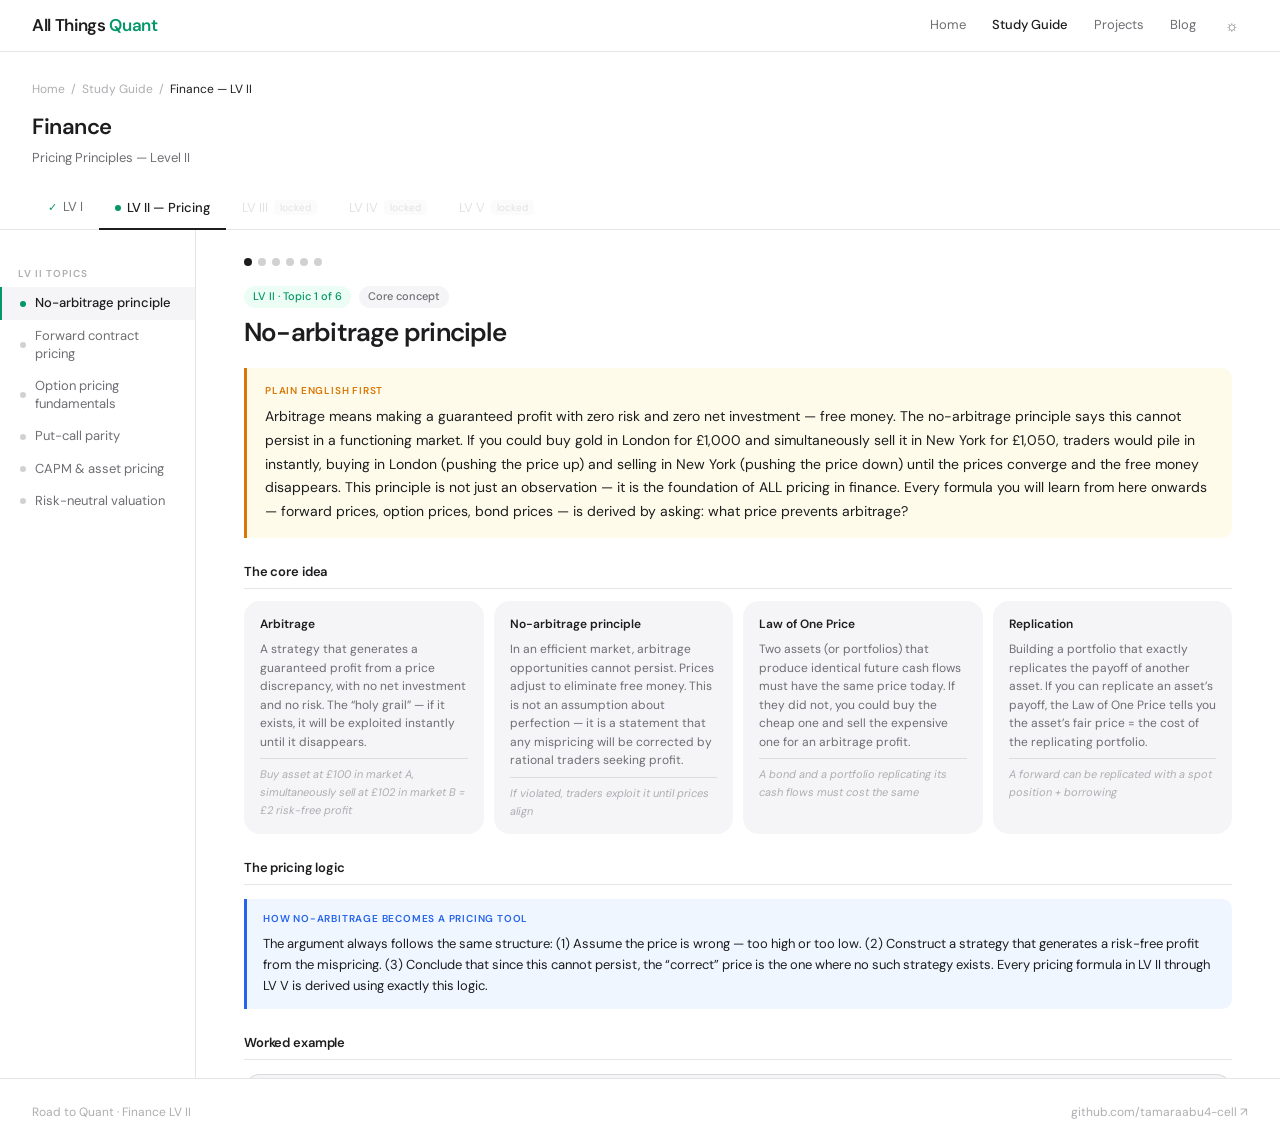
<file: study-guide/Finance/finance-lv2.html>
<!DOCTYPE html>
<html lang="en" data-theme="dark">
<head>
<meta charset="UTF-8">
<meta name="viewport" content="width=device-width, initial-scale=1.0">
<link rel="preconnect" href="https://fonts.googleapis.com">
<link rel="preconnect" href="https://fonts.gstatic.com" crossorigin>
<link href="https://fonts.googleapis.com/css2?family=DM+Sans:wght@300;400;500;600;700&family=DM+Mono:wght@400;500&display=swap" rel="stylesheet">
<title>Finance LV II — Road to Quant</title>
<style>
.math{font-family:'Times New Roman',Georgia,serif;font-size:1.05em;letter-spacing:.01em}
.frac{display:inline-flex;flex-direction:column;align-items:center;vertical-align:middle;margin:0 4px}
.num{border-bottom:1.5px solid currentColor;padding:0 4px 2px;text-align:center}
.den{padding:2px 4px 0;text-align:center}
.big-paren{font-size:1.35em;vertical-align:middle;line-height:1}
.f-box{display:flex;align-items:center;justify-content:center;flex-wrap:wrap;gap:6px;background:rgba(0,0,0,.04);border-radius:10px;padding:16px 20px;margin-bottom:12px}
[data-theme="dark"] .f-box{background:rgba(255,255,255,.07)}
:root{--font:'DM Sans',-apple-system,BlinkMacSystemFont,'Segoe UI',sans-serif;--mono:'DM Mono','Courier New',monospace;--bg:#fff;--bg2:#f5f5f7;--bg3:#e8e8ed;--tx1:#1d1d1f;--tx2:#6e6e73;--tx3:#aeaeb2;--br:rgba(0,0,0,.10);--br2:rgba(0,0,0,.18);--green:#059669;--green-bg:#ecfdf5;--green-dk:#065f46;--amber:#d97706;--amber-bg:#fffbeb;--blue:#2563eb;--blue-bg:#eff6ff;--blue-dk:#1e40af;--purple:#7c3aed;--purple-bg:#f5f3ff;--red:#dc2626;--red-bg:#fff1f2;--nav-h:52px;--r:10px;--r-lg:16px}
[data-theme="dark"]{--bg:#1c1c1e;--bg2:#2c2c2e;--bg3:#3a3a3c;--tx1:#f5f5f7;--tx2:#98989d;--tx3:#636366;--br:rgba(255,255,255,.09);--br2:rgba(255,255,255,.16);--green-bg:#022c22;--green:#34d399;--green-dk:#6ee7b7;--amber-bg:#1c1200;--amber:#fbbf24;--blue-bg:#0d1b3e;--blue:#60a5fa;--blue-dk:#93c5fd;--purple-bg:#1e0e3e;--purple:#a78bfa;--red-bg:#1c0505;--red:#f87171}
*,*::before,*::after{box-sizing:border-box;margin:0;padding:0}
body{font-family:var(--font);background:var(--bg);color:var(--tx1);font-size:15px;line-height:1.6;-webkit-font-smoothing:antialiased}
a{color:inherit;text-decoration:none}button{font-family:var(--font);cursor:pointer;border:none;background:none}
.nav{position:sticky;top:0;z-index:200;background:rgba(255,255,255,.82);backdrop-filter:saturate(180%) blur(20px);-webkit-backdrop-filter:saturate(180%) blur(20px);border-bottom:.5px solid var(--br);height:var(--nav-h);display:flex;align-items:center;padding:0 32px;gap:8px}
[data-theme="dark"] .nav{background:rgba(28,28,30,.82)}
.nav-logo{font-size:17px;font-weight:600;letter-spacing:-.02em;margin-right:auto}.nav-logo span{color:var(--green)}
.nav-links{display:flex;gap:2px}.nav-link{padding:6px 12px;font-size:13px;color:var(--tx2);border-radius:var(--r);transition:background .15s,color .15s}.nav-link:hover{background:var(--bg2);color:var(--tx1)}.nav-link.active{color:var(--tx1);font-weight:500}
.nav-divider{width:.5px;height:20px;background:var(--br2);margin:0 6px}
.icon-btn{width:32px;height:32px;border-radius:var(--r);display:flex;align-items:center;justify-content:center;color:var(--tx2);font-size:15px;transition:background .15s,color .15s;border:.5px solid transparent}.icon-btn:hover{background:var(--bg2);color:var(--tx1);border-color:var(--br)}.icon-btn.active{background:var(--bg2);border-color:var(--br2)}
.page-header{padding:28px 32px 0;border-bottom:.5px solid var(--br)}
.breadcrumb{display:flex;align-items:center;gap:6px;font-size:12px;color:var(--tx3);margin-bottom:10px}.breadcrumb a:hover{color:var(--tx1)}
.page-title{font-size:22px;font-weight:600;letter-spacing:-.02em;margin-bottom:4px}
.page-sub{font-size:13px;color:var(--tx2);margin-bottom:18px}
.lv-tabs{display:flex;gap:0}.lv-tab{padding:10px 16px;font-size:13px;cursor:pointer;color:var(--tx3);border-bottom:2px solid transparent;margin-bottom:-.5px;background:none;border-top:none;border-left:none;border-right:none;transition:color .15s;font-family:var(--font);display:flex;align-items:center;gap:6px}.lv-tab.active{color:var(--tx1);font-weight:500;border-bottom-color:var(--tx1)}.lv-tab.done{color:var(--tx2);cursor:pointer}.lv-tab.locked{opacity:.35;cursor:default}
.lv-pip{width:6px;height:6px;border-radius:50%;background:var(--green)}
.lv-check{color:var(--green);font-size:11px}
.lv-badge{font-size:10px;padding:1px 6px;border-radius:4px;background:var(--bg2);color:var(--tx3)}
.study-shell{display:flex;min-height:calc(100vh - var(--nav-h))}
.study-sidebar{width:196px;flex-shrink:0;border-right:.5px solid var(--br);padding:20px 0;position:sticky;top:var(--nav-h);height:calc(100vh - var(--nav-h));overflow-y:auto;background:var(--bg)}
.sb-label{font-size:10px;font-weight:600;text-transform:uppercase;letter-spacing:.1em;color:var(--tx3);padding:8px 18px 5px}
.sb-item{display:flex;align-items:center;gap:9px;padding:7px 18px;font-size:13px;color:var(--tx2);cursor:pointer;border-left:2px solid transparent;background:none;width:100%;text-align:left;transition:color .12s,background .12s;line-height:1.4;font-family:var(--font)}.sb-item:hover{color:var(--tx1);background:var(--bg2)}.sb-item.active{color:var(--tx1);font-weight:500;border-left-color:var(--green);background:var(--bg2)}
.sb-dot{width:6px;height:6px;border-radius:50%;background:var(--br2);flex-shrink:0}.sb-item.active .sb-dot{background:var(--green)}.sb-item.done .sb-dot{background:var(--green);opacity:.4}
.study-content{flex:1;padding:28px 48px 64px;overflow-y:auto;max-height:calc(100vh - var(--nav-h));max-width:100%}
.study-shell.book-mode .study-sidebar{display:none}.study-shell.book-mode .study-content{column-count:2;column-gap:52px;column-rule:.5px solid var(--br);max-width:100%;padding:28px 52px 64px}.study-shell.book-mode .study-content>*{break-inside:avoid}.study-shell.book-mode .calc-block{break-inside:avoid}.study-shell.book-mode .fc-grid{break-inside:avoid}
.progress-pips{display:flex;gap:6px;margin-bottom:20px}.pip{width:8px;height:8px;border-radius:50%;cursor:pointer;transition:transform .15s;padding:0}.pip:hover{transform:scale(1.4)}
.topic-eyebrow{display:flex;align-items:center;gap:8px;margin-bottom:10px}
.topic-title-lg{font-size:26px;font-weight:600;letter-spacing:-.03em;margin-bottom:20px;line-height:1.15}
.badge{display:inline-block;font-size:11px;padding:2px 9px;border-radius:980px;font-weight:500}
.badge-green{background:var(--green-bg);color:var(--green)}.badge-subtle{background:var(--bg2);color:var(--tx2)}
.peb{background:var(--amber-bg);border-left:3px solid var(--amber);border-radius:0 var(--r) var(--r) 0;padding:14px 18px;margin-bottom:24px;font-size:14px;line-height:1.7;color:var(--tx1);break-inside:avoid}
.peb-label{font-size:10px;font-weight:600;text-transform:uppercase;letter-spacing:.08em;color:var(--amber);margin-bottom:6px}
.sh{font-size:13px;font-weight:600;color:var(--tx1);margin:24px 0 12px;padding-bottom:5px;border-bottom:.5px solid var(--br);letter-spacing:-.01em}
.fc-grid{display:grid;grid-template-columns:repeat(auto-fill,minmax(200px,1fr));gap:10px;margin-bottom:18px}
.fc{background:var(--bg2);border-radius:var(--r-lg);padding:14px 16px}.fc-term{font-size:12px;font-weight:600;color:var(--tx1);margin-bottom:6px}.fc-def{font-size:12px;color:var(--tx2);line-height:1.55}.fc-eg{font-size:11px;color:var(--tx3);margin-top:7px;padding-top:7px;border-top:.5px solid var(--br);font-style:italic}
.f-label{font-size:11px;color:var(--tx3);text-align:center;margin-bottom:4px;font-style:italic}
.vt{width:100%;font-size:13px;border-collapse:collapse;margin-bottom:18px}.vt td{padding:6px 10px;border-bottom:.5px solid var(--br);vertical-align:top}.vt td:first-child{font-family:var(--mono);font-weight:500;color:var(--blue);width:55px;font-size:12px}.vt td:last-child{color:var(--tx2)}.vt tr:last-child td{border-bottom:none}
.ct,.rt{width:100%;font-size:13px;border-collapse:collapse;margin:10px 0 18px}.ct th,.rt th{padding:7px 10px;background:var(--bg2);font-weight:500;font-size:11px;text-align:left;border-bottom:.5px solid var(--br2);color:var(--tx2);letter-spacing:.02em}.ct td,.rt td{padding:7px 10px;border-bottom:.5px solid var(--br)}.ct tr:last-child td,.rt tr:last-child td{border-bottom:none}.ct .hl td{background:var(--green-bg);color:var(--green-dk);font-weight:500}
.worked{background:var(--bg2);border:.5px solid var(--br);border-radius:var(--r-lg);padding:18px 20px;margin:14px 0 18px;break-inside:avoid}.worked-title{font-size:12px;font-weight:600;color:var(--tx1);margin-bottom:10px;padding-bottom:8px;border-bottom:.5px solid var(--br)}.worked-body{font-size:13px;color:var(--tx2);line-height:1.7}.worked-math{font-family:var(--mono);background:var(--bg);border-radius:8px;padding:10px 14px;margin:8px 0;font-size:13px;overflow-x:auto;white-space:pre-wrap;line-height:1.6}.worked-conclusion{font-size:12px;color:var(--tx3);margin-top:8px;font-style:italic}
.insight{background:var(--blue-bg);border-left:3px solid var(--blue);border-radius:0 var(--r) var(--r) 0;padding:12px 16px;margin:14px 0;font-size:13px;line-height:1.65;break-inside:avoid}.insight-lbl{font-size:10px;font-weight:600;text-transform:uppercase;letter-spacing:.08em;color:var(--blue);margin-bottom:5px}
.qbox{background:var(--purple-bg);border-radius:var(--r-lg);padding:16px 18px;margin-top:18px;break-inside:avoid}.qbox-lbl{font-size:10px;font-weight:600;text-transform:uppercase;letter-spacing:.08em;color:var(--purple);margin-bottom:8px}.qbox-body{font-size:12px;color:var(--tx2);line-height:1.6;margin-bottom:10px}.qtag{display:inline-block;font-size:11px;padding:3px 9px;border-radius:980px;background:var(--purple-bg);color:var(--purple);border:.5px solid rgba(124,58,237,.2);margin:2px}
.calc-block{background:var(--bg2);border-radius:var(--r-lg);padding:20px;margin-bottom:18px;break-inside:avoid}
.calc-row{display:flex;align-items:center;gap:12px;margin-bottom:10px}.calc-row:last-of-type{margin-bottom:0}
.calc-lbl{font-size:12px;color:var(--tx2);min-width:120px}.calc-out{font-size:13px;font-weight:600;color:var(--tx1);min-width:70px;text-align:right}
input[type=range]{flex:1;-webkit-appearance:none;height:3px;border-radius:2px;background:var(--bg3);outline:none;cursor:pointer}input[type=range]::-webkit-slider-thumb{-webkit-appearance:none;width:17px;height:17px;border-radius:50%;background:var(--tx1);cursor:pointer}input[type=range]::-moz-range-thumb{width:17px;height:17px;border-radius:50%;background:var(--tx1);border:none;cursor:pointer}
.result-strip{display:flex;align-items:baseline;gap:10px;border-radius:var(--r);padding:14px 18px;margin-top:12px}.result-lbl{font-size:12px}.result-val{font-size:30px;font-weight:600;letter-spacing:-.03em}
.results-3{display:grid;grid-template-columns:repeat(3,1fr);gap:10px;margin-top:12px}.r3{border-radius:var(--r);padding:12px 14px}.r3-lbl{font-size:11px;margin-bottom:4px}.r3-val{font-size:20px;font-weight:600;letter-spacing:-.02em}
.topic-nav{display:flex;gap:10px;margin-top:32px;padding-top:24px;border-top:.5px solid var(--br)}.tn-btn{padding:8px 18px;font-size:13px;font-weight:500;border-radius:980px;border:.5px solid var(--br2);background:var(--bg);color:var(--tx1);cursor:pointer;transition:background .15s;font-family:var(--font)}.tn-btn:hover{background:var(--bg2)}.tn-btn.primary{background:var(--tx1);color:var(--bg);border-color:var(--tx1)}.tn-btn.primary:hover{opacity:.85}
.footer{border-top:.5px solid var(--br);padding:24px 32px;display:flex;align-items:center;justify-content:space-between;font-size:12px;color:var(--tx3)}.footer a:hover{color:var(--tx1)}
@media(max-width:700px){.study-sidebar{display:none}.study-content{padding:20px 20px 48px}.study-shell.book-mode .study-content{column-count:1;padding:20px}.nav{padding:0 16px}.page-header{padding:20px 16px 0}.footer{padding:16px;flex-direction:column;gap:6px}.results-3{grid-template-columns:1fr}}
</style>
</head>
<body>
<nav class="nav">
  <a href="../../index.html" class="nav-logo">All Things <span>Quant</span></a>
  <div class="nav-links">
    <a class="nav-link" href="../../index.html">Home</a>
    <a class="nav-link active" href="../study-guide.html">Study Guide</a>
    <a class="nav-link" href="../../projects/projects.html">Projects</a>
    <a class="nav-link" href="../../blog/blog.html">Blog</a>
  </div>
  <button class="icon-btn" id="theme-btn" title="Toggle theme" onclick="toggleTheme()">&#9788;</button>
</nav>
<div class="page-header">
  <div class="breadcrumb"><a href="../../index.html">Home</a><span>/</span><a href="../study-guide.html">Study Guide</a><span>/</span><span style="color:var(--tx1)">Finance &mdash; LV II</span></div>
  <div class="page-title">Finance</div>
  <div class="page-sub">Pricing Principles &mdash; Level II</div>
  <div class="lv-tabs">
    <a class="lv-tab done" href="finance-lv1.html"><span class="lv-check">&check;</span> LV I</a>
    <button class="lv-tab active"><div class="lv-pip"></div>LV II &mdash; Pricing</button>
    <button class="lv-tab locked">LV III <span class="lv-badge">locked</span></button>
    <button class="lv-tab locked">LV IV <span class="lv-badge">locked</span></button>
    <button class="lv-tab locked">LV V <span class="lv-badge">locked</span></button>
  </div>
</div>
<div class="study-shell" id="shell">
  <aside class="study-sidebar" id="sidebar">
    <div class="sb-label" style="margin-top:8px">LV II Topics</div>
    <button class="sb-item active" onclick="go(0)"><div class="sb-dot"></div>No-arbitrage principle</button>
    <button class="sb-item" onclick="go(1)"><div class="sb-dot"></div>Forward contract pricing</button>
    <button class="sb-item" onclick="go(2)"><div class="sb-dot"></div>Option pricing fundamentals</button>
    <button class="sb-item" onclick="go(3)"><div class="sb-dot"></div>Put-call parity</button>
    <button class="sb-item" onclick="go(4)"><div class="sb-dot"></div>CAPM &amp; asset pricing</button>
    <button class="sb-item" onclick="go(5)"><div class="sb-dot"></div>Risk-neutral valuation</button>
  </aside>
  <main class="study-content" id="content"></main>
</div>
<footer class="footer">
  <span>Road to Quant &middot; Finance LV II</span>
  <a href="https://github.com/tamaraabu4-cell/quant-study-notes" target="_blank">github.com/tamaraabu4-cell &nearr;</a>
</footer>

<script>
const T=[

/* ── 0  NO-ARBITRAGE PRINCIPLE ── */
{title:"No-arbitrage principle",
peb:"Arbitrage means making a guaranteed profit with zero risk and zero net investment &mdash; free money. The no-arbitrage principle says this cannot persist in a functioning market. If you could buy gold in London for &pound;1,000 and simultaneously sell it in New York for &pound;1,050, traders would pile in instantly, buying in London (pushing the price up) and selling in New York (pushing the price down) until the prices converge and the free money disappears. This principle is not just an observation &mdash; it is the foundation of ALL pricing in finance. Every formula you will learn from here onwards &mdash; forward prices, option prices, bond prices &mdash; is derived by asking: what price prevents arbitrage?",
html:`
<div class="sh">The core idea</div>
<div class="fc-grid">
  <div class="fc"><div class="fc-term">Arbitrage</div><div class="fc-def">A strategy that generates a guaranteed profit from a price discrepancy, with no net investment and no risk. The &ldquo;holy grail&rdquo; &mdash; if it exists, it will be exploited instantly until it disappears.</div><div class="fc-eg">Buy asset at &pound;100 in market A, simultaneously sell at &pound;102 in market B = &pound;2 risk-free profit</div></div>
  <div class="fc"><div class="fc-term">No-arbitrage principle</div><div class="fc-def">In an efficient market, arbitrage opportunities cannot persist. Prices adjust to eliminate free money. This is not an assumption about perfection &mdash; it is a statement that any mispricing will be corrected by rational traders seeking profit.</div><div class="fc-eg">If violated, traders exploit it until prices align</div></div>
  <div class="fc"><div class="fc-term">Law of One Price</div><div class="fc-def">Two assets (or portfolios) that produce identical future cash flows must have the same price today. If they did not, you could buy the cheap one and sell the expensive one for an arbitrage profit.</div><div class="fc-eg">A bond and a portfolio replicating its cash flows must cost the same</div></div>
  <div class="fc"><div class="fc-term">Replication</div><div class="fc-def">Building a portfolio that exactly replicates the payoff of another asset. If you can replicate an asset&rsquo;s payoff, the Law of One Price tells you the asset&rsquo;s fair price = the cost of the replicating portfolio.</div><div class="fc-eg">A forward can be replicated with a spot position + borrowing</div></div>
</div>

<div class="sh">The pricing logic</div>
<div class="insight">
  <div class="insight-lbl">How no-arbitrage becomes a pricing tool</div>
  <p>The argument always follows the same structure: (1) Assume the price is wrong &mdash; too high or too low. (2) Construct a strategy that generates a risk-free profit from the mispricing. (3) Conclude that since this cannot persist, the &ldquo;correct&rdquo; price is the one where no such strategy exists. Every pricing formula in LV II through LV V is derived using exactly this logic.</p>
</div>

<div class="sh">Worked example</div>
<div class="worked">
  <div class="worked-title">Example &mdash; arbitraging a mispriced forward</div>
  <div class="worked-body">
    <p>Gold spot price = &pound;1,900. Risk-free rate = 5%. The 1-year forward is quoted at &pound;2,050. Is this an arbitrage?</p>
    <div class="worked-math">Fair forward price = Spot &times; (1 + r) = 1,900 &times; 1.05 = &pound;1,995

The quoted forward (&pound;2,050) is ABOVE fair value.

Arbitrage strategy:
1. Borrow &pound;1,900 at 5%
2. Buy gold spot at &pound;1,900
3. Sell the forward at &pound;2,050

At expiry:
- Deliver gold, receive &pound;2,050
- Repay loan: &pound;1,900 &times; 1.05 = &pound;1,995
- Profit = &pound;2,050 - &pound;1,995 = &pound;55 (risk-free)</div>
    <p class="worked-conclusion">The forward is overpriced. Traders would execute this strategy until the forward price falls to &pound;1,995. This is how no-arbitrage determines the fair forward price &mdash; it is not a forecast, it is a mathematical necessity.</p>
  </div>
</div>

<div class="sh">Key consequences</div>
<div class="fc-grid">
  <div class="fc"><div class="fc-term">Pricing by replication</div><div class="fc-def">If you can build a portfolio that exactly replicates an asset&rsquo;s payoff, the asset&rsquo;s price must equal the cost of building that portfolio. This is how forwards, options, and swaps are priced.</div></div>
  <div class="fc"><div class="fc-term">No free lunch</div><div class="fc-def">You cannot earn returns above the risk-free rate without taking risk. If a strategy appears to offer risk-free excess returns, either you are missing a risk or the opportunity will disappear.</div></div>
  <div class="fc"><div class="fc-term">Relative pricing</div><div class="fc-def">No-arbitrage prices assets relative to each other, not in absolute terms. It tells you the option price given the stock price &mdash; not whether the stock price itself is correct.</div></div>
</div>

<div class="qbox">
  <div class="qbox-lbl">The foundation of everything that follows</div>
  <p class="qbox-body">No-arbitrage is the single most important idea in quantitative finance. Forward pricing (next topic) is a direct application. Put-call parity is a no-arbitrage relationship. Black-Scholes is derived by constructing a replicating portfolio. Risk-neutral valuation (topic 6) is the mathematical framework that makes no-arbitrage pricing systematic. Every derivative ever priced on Wall Street is priced by this principle.</p>
  <span class="qtag">Forward pricing</span><span class="qtag">Option pricing</span><span class="qtag">Black-Scholes (LV IV)</span><span class="qtag">Derivative valuation</span>
</div>`
},

/* ── 1  FORWARD CONTRACT PRICING ── */
{title:"Forward contract pricing",
peb:"A forward contract is an agreement to buy or sell an asset at a specific price on a specific future date. No money changes hands today &mdash; you simply lock in a price now and settle later. The question is: what should that locked-in price be? Too high and the buyer is overpaying. Too low and the seller is giving it away. The no-arbitrage principle from the last topic gives us the exact answer: the forward price equals the spot price grown at the risk-free rate, adjusted for any income the asset pays. This is not a prediction of the future price &mdash; it is the price that prevents free money.",
html:`
<div class="sh">What is a forward contract?</div>
<div class="fc-grid">
  <div class="fc"><div class="fc-term">Long forward</div><div class="fc-def">The buyer. Agrees to purchase the asset at the forward price F on the expiry date. Profits if the spot price at expiry is above F. Loses if below.</div><div class="fc-eg">Long gold forward at &pound;2,000 &mdash; if gold is &pound;2,100 at expiry, you profit &pound;100</div></div>
  <div class="fc"><div class="fc-term">Short forward</div><div class="fc-def">The seller. Agrees to deliver the asset at price F. Profits if spot at expiry is below F. The mirror image of the long position.</div><div class="fc-eg">Short gold forward at &pound;2,000 &mdash; if gold is &pound;1,900 at expiry, you profit &pound;100</div></div>
  <div class="fc"><div class="fc-term">No upfront cost</div><div class="fc-def">Unlike buying an asset outright, entering a forward costs nothing at initiation. The forward price is set so the contract has zero value at inception. Settlement happens entirely at expiry.</div></div>
  <div class="fc"><div class="fc-term">Payoff at expiry</div><div class="fc-def">Long payoff = S<sub>T</sub> &minus; F. Short payoff = F &minus; S<sub>T</sub>. Linear and symmetric &mdash; your gain is the counterparty&rsquo;s loss. This is why forwards are called &ldquo;zero-sum&rdquo; instruments.</div></div>
</div>

<div class="sh">The forward pricing formula</div>
<div class="f-label">Forward price on an asset with no income</div>
<div class="f-box"><span class="math">F = S<sub>0</sub> &middot; e<sup>rT</sup></span></div>
<div class="f-label">Forward price on an asset paying continuous yield q</div>
<div class="f-box"><span class="math">F = S<sub>0</sub> &middot; e<sup>(r &minus; q)T</sup></span></div>
<table class="vt">
  <tr><td>F</td><td>Forward price &mdash; the delivery price agreed today</td></tr>
  <tr><td>S<sub>0</sub></td><td>Current spot price of the underlying asset</td></tr>
  <tr><td>r</td><td>Continuously compounded risk-free interest rate</td></tr>
  <tr><td>q</td><td>Continuous dividend or convenience yield (reduces the forward price)</td></tr>
  <tr><td>T</td><td>Time to expiry in years</td></tr>
</table>

<div class="sh">Why this formula?</div>
<div class="insight">
  <div class="insight-lbl">The cost-of-carry argument</div>
  <p>The forward price reflects the cost of carrying the asset until delivery. If you buy gold spot, you pay S<sub>0</sub> today and must finance that purchase at rate r for T years &mdash; total cost = S<sub>0</sub>e<sup>rT</sup>. The forward must equal this cost, or arbitrage exists. If the asset pays income (dividends, yield), the carry cost is reduced by that income &mdash; hence the (r &minus; q) adjustment.</p>
</div>

<div class="sh">Live forward price calculator</div>
<div class="calc-block">
  <div class="calc-row"><span class="calc-lbl">Spot price (&pound;)</span><input type="range" min="100" max="5000" step="50" value="1900" id="fwd-s"><span class="calc-out" id="fwd-s-v">&pound;1,900</span></div>
  <div class="calc-row"><span class="calc-lbl">Risk-free rate (%)</span><input type="range" min="0.5" max="10" step="0.25" value="5" id="fwd-r"><span class="calc-out" id="fwd-r-v">5%</span></div>
  <div class="calc-row"><span class="calc-lbl">Yield q (%)</span><input type="range" min="0" max="5" step="0.25" value="0" id="fwd-q"><span class="calc-out" id="fwd-q-v">0%</span></div>
  <div class="calc-row"><span class="calc-lbl">Time (years)</span><input type="range" min="0.25" max="3" step="0.25" value="1" id="fwd-t"><span class="calc-out" id="fwd-t-v">1.0 yr</span></div>
  <div class="result-strip" style="background:var(--green-bg)"><span class="result-lbl" style="color:var(--green)">Forward Price</span><span class="result-val" style="color:var(--green-dk)" id="fwd-result">&mdash;</span></div>
</div>

<div class="sh">Worked example &mdash; FX forward</div>
<div class="worked">
  <div class="worked-title">Example &mdash; GBPUSD 6-month forward</div>
  <div class="worked-body">
    <p>GBPUSD spot = 1.2700. UK rate = 4.5%. US rate = 5.25%. What is the 6-month forward?</p>
    <div class="worked-math">F = S &times; e^((r_USD - r_GBP) &times; T)
F = 1.2700 &times; e^((0.0525 - 0.045) &times; 0.5)
F = 1.2700 &times; e^(0.00375)
F = 1.2700 &times; 1.003757
F = 1.2748</div>
    <p class="worked-conclusion">The forward is above spot because USD rates exceed GBP rates &mdash; you earn more holding USD, so the forward compensates by making GBP slightly more expensive in the future. This is covered interest rate parity &mdash; the foundation of FX forward pricing.</p>
  </div>
</div>

<div class="qbox">
  <div class="qbox-lbl">Used daily across all markets</div>
  <p class="qbox-body">FX forwards are the largest derivatives market in the world by notional volume. Commodity futures follow the same cost-of-carry logic. Equity index futures are priced as F = S&middot;e<sup>(r&minus;q)T</sup> where q is the dividend yield. Understanding forward pricing also leads directly to swap pricing (a swap is a series of forwards) and is the stepping stone to option pricing &mdash; Black-Scholes starts from the same cost-of-carry framework.</p>
  <span class="qtag">FX forwards</span><span class="qtag">Commodity futures</span><span class="qtag">Equity index futures</span><span class="qtag">Swap pricing</span>
</div>`
},

/* ── 2  OPTION PRICING FUNDAMENTALS ── */
{title:"Option pricing fundamentals",
peb:"An option gives you the RIGHT but not the obligation to buy or sell an asset at a specific price. A call option lets you buy. A put option lets you sell. Unlike a forward where you must transact, with an option you can walk away if the price moves against you &mdash; your worst case is losing the premium you paid. This asymmetry is what makes options powerful and what makes them harder to price. The value of an option comes from two sources: intrinsic value (how much it would be worth if exercised right now) and time value (the chance that it becomes more valuable before expiry).",
html:`
<div class="sh">The basics</div>
<div class="fc-grid">
  <div class="fc"><div class="fc-term">Call option</div><div class="fc-def">Right to BUY the underlying at the strike price K. You exercise if S<sub>T</sub> &gt; K. Payoff = max(S<sub>T</sub> &minus; K, 0). You profit when the asset rises above the strike.</div><div class="fc-eg">Call with K = &pound;100: if stock is &pound;115, payoff = &pound;15. If &pound;90, payoff = &pound;0.</div></div>
  <div class="fc"><div class="fc-term">Put option</div><div class="fc-def">Right to SELL the underlying at the strike price K. You exercise if S<sub>T</sub> &lt; K. Payoff = max(K &minus; S<sub>T</sub>, 0). You profit when the asset falls below the strike.</div><div class="fc-eg">Put with K = &pound;100: if stock is &pound;85, payoff = &pound;15. If &pound;110, payoff = &pound;0.</div></div>
  <div class="fc"><div class="fc-term">Premium</div><div class="fc-def">The price you pay upfront to buy the option. This is your maximum loss. The option seller (writer) receives the premium and takes on the obligation.</div><div class="fc-eg">Pay &pound;5 premium for a call &mdash; break-even at S<sub>T</sub> = K + 5</div></div>
  <div class="fc"><div class="fc-term">Strike price (K)</div><div class="fc-def">The pre-agreed price at which you can buy (call) or sell (put) the underlying. Fixed at contract inception. Determines the payoff boundary.</div></div>
</div>

<div class="sh">Moneyness</div>
<table class="rt">
  <thead><tr><th>Term</th><th>Call condition</th><th>Put condition</th><th>Meaning</th></tr></thead>
  <tbody>
    <tr><td>In-the-money (ITM)</td><td>S &gt; K</td><td>S &lt; K</td><td>Has intrinsic value &mdash; worth exercising now</td></tr>
    <tr><td>At-the-money (ATM)</td><td>S &asymp; K</td><td>S &asymp; K</td><td>Strike equals spot &mdash; maximum time value</td></tr>
    <tr><td>Out-of-the-money (OTM)</td><td>S &lt; K</td><td>S &gt; K</td><td>No intrinsic value &mdash; only time value</td></tr>
  </tbody>
</table>

<div class="sh">What determines an option&rsquo;s price?</div>
<div class="fc-grid">
  <div class="fc"><div class="fc-term">Intrinsic value</div><div class="fc-def">The payoff if exercised right now. For a call: max(S &minus; K, 0). For a put: max(K &minus; S, 0). Cannot be negative. The &ldquo;floor&rdquo; of the option&rsquo;s value.</div></div>
  <div class="fc"><div class="fc-term">Time value</div><div class="fc-def">Option price minus intrinsic value. Represents the possibility that the option becomes more valuable before expiry. Always positive for live options. Decays to zero at expiry (theta decay).</div></div>
  <div class="fc"><div class="fc-term">Volatility (&sigma;)</div><div class="fc-def">Higher volatility = higher option price. More uncertainty means more chance of a large favourable move. The option buyer benefits from volatility because their downside is capped at the premium.</div></div>
  <div class="fc"><div class="fc-term">Time to expiry (T)</div><div class="fc-def">More time = higher option price (generally). More time means more opportunity for the underlying to move favourably. As T approaches 0, time value shrinks to zero.</div></div>
  <div class="fc"><div class="fc-term">Interest rates (r)</div><div class="fc-def">Higher rates increase call values and decrease put values. A call is like a deferred purchase &mdash; higher rates make deferring more valuable. Effect is usually small relative to volatility.</div></div>
  <div class="fc"><div class="fc-term">Dividends (q)</div><div class="fc-def">Expected dividends reduce call values and increase put values. A dividend payment drops the stock price on the ex-date, benefiting put holders and hurting call holders.</div></div>
</div>

<div class="sh">The six inputs to an option price</div>
<table class="rt">
  <thead><tr><th>Factor</th><th>Call price</th><th>Put price</th></tr></thead>
  <tbody>
    <tr><td>Spot price S &uarr;</td><td>&uarr; increases</td><td>&darr; decreases</td></tr>
    <tr><td>Strike price K &uarr;</td><td>&darr; decreases</td><td>&uarr; increases</td></tr>
    <tr><td>Volatility &sigma; &uarr;</td><td>&uarr; increases</td><td>&uarr; increases</td></tr>
    <tr><td>Time to expiry T &uarr;</td><td>&uarr; increases</td><td>&uarr; increases</td></tr>
    <tr><td>Risk-free rate r &uarr;</td><td>&uarr; increases</td><td>&darr; decreases</td></tr>
    <tr><td>Dividends q &uarr;</td><td>&darr; decreases</td><td>&uarr; increases</td></tr>
  </tbody>
</table>

<div class="sh">Worked example</div>
<div class="worked">
  <div class="worked-title">Example &mdash; decomposing an option&rsquo;s price</div>
  <div class="worked-body">
    <p>Stock price S = &pound;105. A call option with K = &pound;100 is trading at &pound;8.50.</p>
    <div class="worked-math">Intrinsic value = max(105 - 100, 0) = £5.00
Time value     = Option price - Intrinsic = £8.50 - £5.00 = £3.50

The £3.50 time value reflects:
- The chance S moves even further above 100
- The remaining time to expiry
- Current volatility levels</div>
    <p class="worked-conclusion">58.8% of this option&rsquo;s price is intrinsic value (real, exercisable profit) and 41.2% is time value (the probability premium). As expiry approaches, the time value decays to zero and only intrinsic value remains.</p>
  </div>
</div>

<div class="qbox">
  <div class="qbox-lbl">The building blocks for LV IV</div>
  <p class="qbox-body">These fundamentals feed directly into Black-Scholes pricing (LV IV), where the six inputs above are combined into a closed-form formula. Understanding WHY each factor affects the price prepares you for the Greeks &mdash; Delta, Gamma, Vega, Theta, Rho &mdash; which are the partial derivatives of option price with respect to each input. Every options trading desk monitors these sensitivities in real time.</p>
  <span class="qtag">Black-Scholes (LV IV)</span><span class="qtag">Option Greeks</span><span class="qtag">Volatility trading</span><span class="qtag">Hedging</span>
</div>`
},

/* ── 3  PUT-CALL PARITY ── */
{title:"Put-call parity",
peb:"Put-call parity is a no-arbitrage relationship that links the prices of European calls and puts with the same strike and expiry. It says: a call and a put with the same strike and expiry, combined with some borrowing or lending, must have a specific price relationship &mdash; otherwise you can construct a risk-free arbitrage. This is powerful because if you know the call price, you can immediately calculate the put price (and vice versa). It also reveals that calls and puts are not independent instruments &mdash; they are two sides of the same coin, connected by a simple equation.",
html:`
<div class="sh">The formula</div>
<div class="f-label">Put-call parity for European options on a non-dividend-paying stock</div>
<div class="f-box"><span class="math">C &minus; P = S<sub>0</sub> &minus; K &middot; e<sup>&minus;rT</sup></span></div>
<div class="f-label">Rearranged &mdash; the price of a put given the call</div>
<div class="f-box"><span class="math">P = C &minus; S<sub>0</sub> + K &middot; e<sup>&minus;rT</sup></span></div>
<table class="vt">
  <tr><td>C</td><td>European call price</td></tr>
  <tr><td>P</td><td>European put price (same strike and expiry as the call)</td></tr>
  <tr><td>S<sub>0</sub></td><td>Current spot price of the underlying</td></tr>
  <tr><td>K</td><td>Strike price (same for both call and put)</td></tr>
  <tr><td>r</td><td>Continuously compounded risk-free rate</td></tr>
  <tr><td>T</td><td>Time to expiry in years</td></tr>
</table>

<div class="sh">Why it works &mdash; replication</div>
<div class="insight">
  <div class="insight-lbl">Two portfolios with identical payoffs</div>
  <p>Portfolio A: Buy call + invest Ke<sup>&minus;rT</sup> at the risk-free rate. Portfolio B: Buy put + buy the stock. At expiry, both portfolios are worth exactly max(S<sub>T</sub>, K) regardless of what happens. Since they produce identical payoffs in every scenario, the Law of One Price requires they cost the same today. That equality IS put-call parity.</p>
</div>

<div class="sh">Worked example</div>
<div class="worked">
  <div class="worked-title">Example &mdash; finding the put price from the call</div>
  <div class="worked-body">
    <p>S = &pound;100, K = &pound;100, r = 5%, T = 0.5 years, C = &pound;7.50. What is P?</p>
    <div class="worked-math">P = C - S + K &middot; e^(-rT)
P = 7.50 - 100 + 100 &times; e^(-0.05 &times; 0.5)
P = 7.50 - 100 + 100 &times; 0.9753
P = 7.50 - 100 + 97.53
P = £5.03</div>
    <p class="worked-conclusion">The put must be &pound;5.03. If the market quotes it at &pound;5.80, an arbitrageur would sell the put, buy the call, short the stock, and lend the PV of K &mdash; locking in a &pound;0.77 risk-free profit. The market would adjust until P = &pound;5.03.</p>
  </div>
</div>

<div class="sh">Live put-call parity calculator</div>
<div class="calc-block">
  <div class="calc-row"><span class="calc-lbl">Stock price (&pound;)</span><input type="range" min="50" max="200" step="1" value="100" id="pcp-s"><span class="calc-out" id="pcp-s-v">&pound;100</span></div>
  <div class="calc-row"><span class="calc-lbl">Strike (&pound;)</span><input type="range" min="50" max="200" step="1" value="100" id="pcp-k"><span class="calc-out" id="pcp-k-v">&pound;100</span></div>
  <div class="calc-row"><span class="calc-lbl">Call price (&pound;)</span><input type="range" min="0.5" max="30" step="0.5" value="7.5" id="pcp-c"><span class="calc-out" id="pcp-c-v">&pound;7.50</span></div>
  <div class="calc-row"><span class="calc-lbl">Rate (%)</span><input type="range" min="1" max="10" step="0.25" value="5" id="pcp-r"><span class="calc-out" id="pcp-r-v">5%</span></div>
  <div class="calc-row"><span class="calc-lbl">Time (years)</span><input type="range" min="0.1" max="2" step="0.1" value="0.5" id="pcp-t"><span class="calc-out" id="pcp-t-v">0.5 yr</span></div>
  <div class="result-strip" style="background:var(--blue-bg)"><span class="result-lbl" style="color:var(--blue)">Put Price (from parity)</span><span class="result-val" style="color:var(--blue-dk)" id="pcp-result">&mdash;</span></div>
</div>

<div class="qbox">
  <div class="qbox-lbl">Practical applications</div>
  <p class="qbox-body">Market makers use put-call parity to quote puts from calls (and vice versa) instantly. If the parity is violated, it signals either an arbitrage or a data error. Synthetic positions are built using parity: a synthetic long stock = long call + short put + lend PV(K). Synthetic forwards strip out the lending component. Parity also implies that call and put implied volatilities at the same strike must be identical &mdash; a fact used constantly in volatility surface construction.</p>
  <span class="qtag">Synthetic positions</span><span class="qtag">Market making</span><span class="qtag">Vol surface construction</span><span class="qtag">Arbitrage detection</span>
</div>`
},

/* ── 4  CAPM & ASSET PRICING ── */
{title:"CAPM &amp; asset pricing",
peb:"The Capital Asset Pricing Model answers one of the biggest questions in finance: what return should you expect from a risky asset? The answer is deceptively simple &mdash; you should earn the risk-free rate plus a premium for the systematic risk you bear (measured by beta). If a stock has beta = 1.5, it moves 1.5x as much as the market, so you should be compensated with 1.5x the market risk premium. CAPM is a direct consequence of mean-variance optimisation from Probability LV I &mdash; if all investors hold efficient portfolios, the equilibrium expected return must be linear in beta.",
html:`
<div class="sh">The CAPM equation</div>
<div class="f-label">Expected return of asset i</div>
<div class="f-box"><span class="math">E[R<sub>i</sub>] = R<sub>f</sub> + &beta;<sub>i</sub> &middot; (E[R<sub>m</sub>] &minus; R<sub>f</sub>)</span></div>
<table class="vt">
  <tr><td>E[R<sub>i</sub>]</td><td>Expected return of the asset</td></tr>
  <tr><td>R<sub>f</sub></td><td>Risk-free rate &mdash; the return on a riskless investment (e.g. government bonds)</td></tr>
  <tr><td>&beta;<sub>i</sub></td><td>Beta &mdash; sensitivity of the asset to market movements. Measures systematic risk only.</td></tr>
  <tr><td>E[R<sub>m</sub>]</td><td>Expected return of the market portfolio</td></tr>
  <tr><td>E[R<sub>m</sub>]&minus;R<sub>f</sub></td><td>Market risk premium &mdash; the excess return investors demand for holding the market</td></tr>
</table>

<div class="sh">Understanding beta</div>
<div class="fc-grid">
  <div class="fc"><div class="fc-term">&beta; = 1</div><div class="fc-def">Asset moves with the market. Same systematic risk as the market. Expected excess return = market risk premium.</div><div class="fc-eg">An index tracker fund</div></div>
  <div class="fc"><div class="fc-term">&beta; &gt; 1</div><div class="fc-def">More sensitive than the market. Amplifies market moves. Higher expected return to compensate for higher risk.</div><div class="fc-eg">&beta; = 1.5: if market rises 10%, stock rises ~15%. Tech stocks typically &beta; &gt; 1.</div></div>
  <div class="fc"><div class="fc-term">&beta; &lt; 1</div><div class="fc-def">Less sensitive than the market. Dampens market moves. Lower expected return because less risky.</div><div class="fc-eg">&beta; = 0.5: if market falls 10%, stock falls ~5%. Utilities typically &beta; &lt; 1.</div></div>
  <div class="fc"><div class="fc-term">&beta; = 0</div><div class="fc-def">Uncorrelated with the market. Expected return = risk-free rate. The asset carries zero systematic risk &mdash; only idiosyncratic risk, which is not compensated.</div></div>
</div>

<div class="sh">Computing beta</div>
<div class="f-label">Beta from regression (Finance LV I connection)</div>
<div class="f-box"><span class="math">&beta;<sub>i</sub> = <span class="frac"><span class="num">Cov(R<sub>i</sub>, R<sub>m</sub>)</span><span class="den">Var(R<sub>m</sub>)</span></span></span></div>
<p style="font-size:13px;color:var(--tx2);line-height:1.65;margin-bottom:16px">Beta is the slope coefficient from regressing asset returns on market returns (the CAPM regression from ML LV I). It measures how much of the asset&rsquo;s return is explained by market movements &mdash; this is the systematic risk component.</p>

<div class="sh">Live CAPM calculator</div>
<div class="calc-block">
  <div class="calc-row"><span class="calc-lbl">Risk-free rate (%)</span><input type="range" min="0.5" max="8" step="0.25" value="4.5" id="capm-rf"><span class="calc-out" id="capm-rf-v">4.5%</span></div>
  <div class="calc-row"><span class="calc-lbl">Market return (%)</span><input type="range" min="4" max="15" step="0.5" value="9" id="capm-rm"><span class="calc-out" id="capm-rm-v">9%</span></div>
  <div class="calc-row"><span class="calc-lbl">Beta</span><input type="range" min="0" max="2.5" step="0.1" value="1.2" id="capm-b"><span class="calc-out" id="capm-b-v">1.20</span></div>
  <div class="results-3">
    <div class="r3" style="background:var(--bg3)"><div class="r3-lbl" style="color:var(--tx2)">Risk premium</div><div class="r3-val" id="capm-rp">&mdash;</div></div>
    <div class="r3" style="background:var(--bg3)"><div class="r3-lbl" style="color:var(--tx2)">Beta premium</div><div class="r3-val" id="capm-bp">&mdash;</div></div>
    <div class="r3" style="background:var(--green-bg)"><div class="r3-lbl" style="color:var(--green)">Expected return</div><div class="r3-val" style="color:var(--green-dk)" id="capm-er">&mdash;</div></div>
  </div>
</div>

<div class="sh">CAPM limitations</div>
<div class="fc-grid">
  <div class="fc"><div class="fc-term">Single factor</div><div class="fc-def">CAPM uses only market beta. Real returns are driven by multiple factors &mdash; size, value, momentum, quality. Fama-French models (LV V) extend CAPM to multiple factors.</div></div>
  <div class="fc"><div class="fc-term">Assumes efficient markets</div><div class="fc-def">If markets are inefficient, expected returns can deviate from CAPM predictions. Alpha (&alpha;) is the return unexplained by CAPM &mdash; genuine skill or mispricing.</div></div>
  <div class="fc"><div class="fc-term">Static beta</div><div class="fc-def">Real betas change over time. A stock&rsquo;s sensitivity to the market shifts with leverage, business cycle, and regime. Rolling-window beta estimation partially addresses this.</div></div>
</div>

<div class="qbox">
  <div class="qbox-lbl">The benchmark for all quant strategies</div>
  <p class="qbox-body">Every quant strategy is ultimately measured against CAPM. Alpha is the return above what beta exposure would predict. The Sharpe ratio is return per unit of total risk. The Information Ratio is alpha per unit of tracking error (non-market risk). When a quant fund reports &ldquo;our strategy generates 8% alpha,&rdquo; they mean 8% above what CAPM says they should earn given their beta. Understanding CAPM is essential for understanding how the industry measures performance.</p>
  <span class="qtag">Alpha vs beta</span><span class="qtag">Sharpe ratio</span><span class="qtag">Factor models (LV V)</span><span class="qtag">Performance attribution</span>
</div>`
},

/* ── 5  RISK-NEUTRAL VALUATION ── */
{title:"Risk-neutral valuation",
peb:"Risk-neutral valuation is the mathematical trick that makes derivative pricing tractable. Instead of trying to figure out real-world probabilities and risk preferences (which are different for every investor), we imagine a fictional world where everyone is risk-neutral &mdash; where investors do not demand any extra return for taking risk. In this fictional world, ALL assets earn the risk-free rate. The amazing result (the Fundamental Theorem of Asset Pricing) is that the no-arbitrage price calculated in this fictional world equals the real no-arbitrage price in the actual world. This means we can price any derivative by computing its expected payoff under risk-neutral probabilities and discounting at the risk-free rate.",
html:`
<div class="sh">The key insight</div>
<div class="fc-grid">
  <div class="fc"><div class="fc-term">Real-world probabilities</div><div class="fc-def">The actual probabilities of events happening. Affected by risk preferences &mdash; investors demand higher returns for riskier assets. Denoted P. Used for risk management and forecasting.</div><div class="fc-eg">The stock has a 60% real chance of going up</div></div>
  <div class="fc"><div class="fc-term">Risk-neutral probabilities</div><div class="fc-def">Fictional probabilities under which all assets earn the risk-free rate. Denoted Q. NOT the real chance of anything happening &mdash; they are a mathematical tool that makes pricing work. Used for derivative pricing.</div><div class="fc-eg">Under Q, the stock has a 52% chance of going up (adjusted for risk)</div></div>
  <div class="fc"><div class="fc-term">Why it works</div><div class="fc-def">The Fundamental Theorem of Asset Pricing: a market is arbitrage-free if and only if there exists a risk-neutral probability measure. The no-arbitrage price equals the risk-neutral expectation discounted at the risk-free rate.</div></div>
  <div class="fc"><div class="fc-term">The pricing formula</div><div class="fc-def">Price = e<sup>&minus;rT</sup> &middot; E<sup>Q</sup>[Payoff]. Take the expected payoff under Q probabilities, discount at the risk-free rate. This works for any derivative &mdash; forwards, options, exotics.</div></div>
</div>

<div class="sh">The risk-neutral pricing formula</div>
<div class="f-label">Price of any derivative</div>
<div class="f-box"><span class="math">V<sub>0</sub> = e<sup>&minus;rT</sup> &middot; E<sup>Q</sup>[Payoff(S<sub>T</sub>)]</span></div>
<table class="vt">
  <tr><td>V<sub>0</sub></td><td>Fair price of the derivative today</td></tr>
  <tr><td>e<sup>&minus;rT</sup></td><td>Discount factor &mdash; brings future value back to today at the risk-free rate</td></tr>
  <tr><td>E<sup>Q</sup></td><td>Expectation under risk-neutral probabilities (NOT real-world)</td></tr>
</table>

<div class="sh">One-period binomial example</div>
<div class="worked">
  <div class="worked-title">Example &mdash; pricing a call option with the binomial model</div>
  <div class="worked-body">
    <p>Stock is &pound;100 today. In one period it goes to &pound;120 (up) or &pound;90 (down). Risk-free rate = 5%. Price a call with K = &pound;100.</p>
    <div class="worked-math">Step 1 — Find risk-neutral probability q:
  q = (e^(rT) - d) / (u - d)
  u = 120/100 = 1.20,  d = 90/100 = 0.90
  q = (1.05 - 0.90) / (1.20 - 0.90)
  q = 0.15 / 0.30 = 0.50

Step 2 — Compute expected payoff under Q:
  Call payoff if up:   max(120 - 100, 0) = £20
  Call payoff if down: max(90 - 100, 0)  = £0
  E^Q[Payoff] = 0.50 &times; 20 + 0.50 &times; 0 = £10

Step 3 — Discount at risk-free rate:
  V = e^(-0.05) &times; 10 = 0.9512 &times; 10 = £9.51</div>
    <p class="worked-conclusion">The fair price of the call is &pound;9.51. Notice we never used the real probability of the stock going up &mdash; only the risk-neutral probability q = 0.50. This is the power of risk-neutral valuation: the real-world probability does not matter for pricing.</p>
  </div>
</div>

<div class="sh">Why real-world probabilities do not matter for pricing</div>
<div class="insight">
  <div class="insight-lbl">The replication argument</div>
  <p>The option can be perfectly replicated by a portfolio of stock + borrowing. The cost of that replicating portfolio does not depend on anyone&rsquo;s beliefs about the probability of up or down moves &mdash; it only depends on the possible prices (120 and 90) and the risk-free rate. Since the option must cost the same as its replicating portfolio (no-arbitrage), the option price is also independent of real-world probabilities. Risk-neutral probabilities are simply the mathematical device that captures this independence.</p>
</div>

<div class="sh">Connecting everything</div>
<table class="rt">
  <thead><tr><th>Concept</th><th>Uses real-world P</th><th>Uses risk-neutral Q</th></tr></thead>
  <tbody>
    <tr><td>Forecasting / prediction</td><td>&check; &mdash; what will probably happen</td><td></td></tr>
    <tr><td>Risk management (VaR)</td><td>&check; &mdash; tail risk under real distribution</td><td></td></tr>
    <tr><td>CAPM expected returns</td><td>&check; &mdash; compensation for real risk</td><td></td></tr>
    <tr><td>Forward pricing</td><td></td><td>&check; &mdash; no-arbitrage price</td></tr>
    <tr><td>Option pricing</td><td></td><td>&check; &mdash; expected payoff under Q</td></tr>
    <tr><td>Black-Scholes</td><td></td><td>&check; &mdash; continuous-time Q</td></tr>
  </tbody>
</table>

<div class="qbox">
  <div class="qbox-lbl">The mathematical engine of derivative pricing</div>
  <p class="qbox-body">Risk-neutral valuation is the bridge between this level and LV IV (Black-Scholes). Black-Scholes is the continuous-time limit of the binomial model &mdash; infinite time steps, each infinitesimally small. The risk-neutral probability becomes a risk-neutral probability measure, the discrete sum becomes an integral, and the binomial tree becomes geometric Brownian motion. But the core logic is identical: compute the expected payoff under Q, discount at the risk-free rate. Everything in derivative pricing, from vanilla options to the most exotic structured products, uses this framework.</p>
  <span class="qtag">Binomial model</span><span class="qtag">Black-Scholes (LV IV)</span><span class="qtag">Monte Carlo pricing</span><span class="qtag">Exotic derivatives</span>
</div>`
}
];

/* ── ENGINE ── */
let cur=0,bookMode=false;
function fmt(n){const abs=Math.abs(Math.round(n*100)/100);const s='£'+abs.toLocaleString();return n<0?'-'+s:s}
function go(i){
  cur=i;
  document.querySelectorAll('.sb-item').forEach((el,idx)=>{el.classList.toggle('active',idx===i);if(idx<i)el.classList.add('done');else el.classList.remove('done')});
  const t=T[i];
  document.getElementById('content').innerHTML=`
    <div class="progress-pips" id="pips"></div>
    <div class="topic-eyebrow"><span class="badge badge-green">LV II &middot; Topic ${i+1} of ${T.length}</span><span class="badge badge-subtle">Core concept</span></div>
    <div class="topic-title-lg">${t.title}</div>
    <div class="peb"><div class="peb-label">Plain English First</div>${t.peb}</div>
    ${t.html}
    <div class="topic-nav">${i>0?`<button class="tn-btn" onclick="go(${i-1})">&#8592; Previous</button>`:''}${i<T.length-1?`<button class="tn-btn primary" onclick="go(${i+1})" style="margin-left:auto">Next &#8594;</button>`:'<span style="font-size:13px;color:var(--tx3);margin-left:auto;align-self:center">LV II complete &#10003;</span>'}</div>`;
  renderPips();bindCalcs();document.getElementById('content').scrollTop=0;
}
function renderPips(){const el=document.getElementById('pips');if(!el)return;el.innerHTML=T.map((t,i)=>{const bg=i===cur?'var(--tx1)':i<cur?'var(--green)':'var(--br2)';return`<button class="pip" title="${t.title}" style="background:${bg}" onclick="go(${i})"></button>`}).join('')}
function toggleLayout(){bookMode=!bookMode;document.getElementById('shell').classList.toggle('book-mode',bookMode);document.getElementById('layout-btn').classList.toggle('active',bookMode)}
function toggleTheme(){const isDark=document.documentElement.getAttribute('data-theme')==='dark';document.documentElement.setAttribute('data-theme',isDark?'light':'dark');document.getElementById('theme-btn').classList.toggle('active',!isDark)}

function bindCalcs(){
  const $=id=>document.getElementById(id);

  // Forward pricing calculator
  if($('fwd-s')){
    const up=()=>{
      const s=+$('fwd-s').value,r=+$('fwd-r').value/100,q=+$('fwd-q').value/100,t=+$('fwd-t').value;
      $('fwd-s-v').textContent='£'+s.toLocaleString();
      $('fwd-r-v').textContent=$('fwd-r').value+'%';
      $('fwd-q-v').textContent=$('fwd-q').value+'%';
      $('fwd-t-v').textContent=t.toFixed(2)+' yr';
      const fwd=s*Math.exp((r-q)*t);
      $('fwd-result').textContent='£'+fwd.toFixed(2);
    };
    [$('fwd-s'),$('fwd-r'),$('fwd-q'),$('fwd-t')].forEach(e=>e.addEventListener('input',up));up();
  }

  // Put-call parity calculator
  if($('pcp-s')){
    const up=()=>{
      const s=+$('pcp-s').value,k=+$('pcp-k').value,c=+$('pcp-c').value,r=+$('pcp-r').value/100,t=+$('pcp-t').value;
      $('pcp-s-v').textContent='£'+s;
      $('pcp-k-v').textContent='£'+k;
      $('pcp-c-v').textContent='£'+c.toFixed(2);
      $('pcp-r-v').textContent=$('pcp-r').value+'%';
      $('pcp-t-v').textContent=t.toFixed(1)+' yr';
      const p=c-s+k*Math.exp(-r*t);
      $('pcp-result').textContent='£'+Math.max(0,p).toFixed(2);
    };
    [$('pcp-s'),$('pcp-k'),$('pcp-c'),$('pcp-r'),$('pcp-t')].forEach(e=>e.addEventListener('input',up));up();
  }

  // CAPM calculator
  if($('capm-rf')){
    const up=()=>{
      const rf=+$('capm-rf').value,rm=+$('capm-rm').value,b=+$('capm-b').value;
      $('capm-rf-v').textContent=rf+'%';
      $('capm-rm-v').textContent=rm+'%';
      $('capm-b-v').textContent=b.toFixed(2);
      const rp=rm-rf;
      const bp=b*rp;
      const er=rf+bp;
      $('capm-rp').textContent=rp.toFixed(1)+'%';
      $('capm-bp').textContent=bp.toFixed(1)+'%';
      $('capm-er').textContent=er.toFixed(1)+'%';
    };
    [$('capm-rf'),$('capm-rm'),$('capm-b')].forEach(e=>e.addEventListener('input',up));up();
  }
}

if(window.matchMedia&&window.matchMedia('(prefers-color-scheme: dark)').matches){document.documentElement.setAttribute('data-theme','dark')}else{document.documentElement.setAttribute('data-theme','light')}
go(0);
</script>
</body>
</html>
</file>
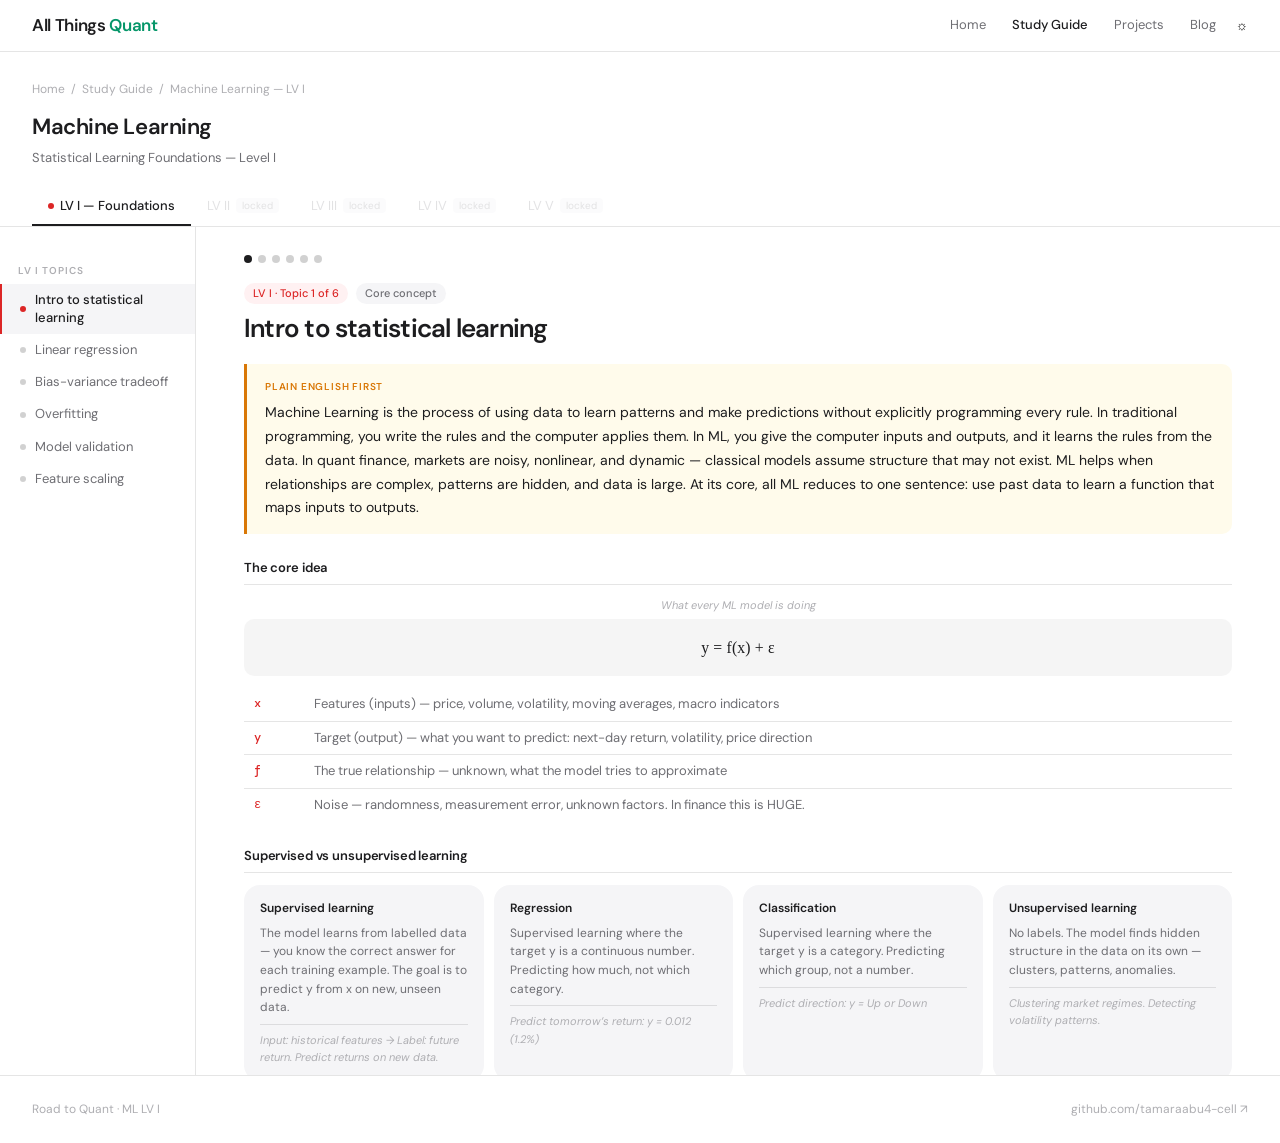
<file: study-guide/Machine Learning/ml-lv1.html>
<!DOCTYPE html>
<html lang="en" data-theme="dark">
<head>
<meta charset="UTF-8">
<meta name="viewport" content="width=device-width, initial-scale=1.0">
<link rel="preconnect" href="https://fonts.googleapis.com">
<link rel="preconnect" href="https://fonts.gstatic.com" crossorigin>
<link href="https://fonts.googleapis.com/css2?family=DM+Sans:wght@300;400;500;600;700&family=DM+Mono:wght@400;500&display=swap" rel="stylesheet">
<title>Machine Learning LV I — Road to Quant</title>
<style>
.math{font-family:'Times New Roman',Georgia,serif;font-size:1.05em;letter-spacing:.01em}
.frac{display:inline-flex;flex-direction:column;align-items:center;vertical-align:middle;margin:0 4px}
.num{border-bottom:1.5px solid currentColor;padding:0 4px 2px;text-align:center}
.den{padding:2px 4px 0;text-align:center}
.f-box{display:flex;align-items:center;justify-content:center;flex-wrap:wrap;gap:6px;background:rgba(0,0,0,.04);border-radius:10px;padding:16px 20px;margin-bottom:12px}
[data-theme="dark"] .f-box{background:rgba(255,255,255,.07)}
:root{--bg:#fff;--bg2:#f5f5f7;--bg3:#e8e8ed;--tx1:#1d1d1f;--tx2:#6e6e73;--tx3:#aeaeb2;--br:rgba(0,0,0,.10);--br2:rgba(0,0,0,.18);--green:#059669;--green-bg:#ecfdf5;--green-dk:#065f46;--amber:#d97706;--amber-bg:#fffbeb;--blue:#2563eb;--blue-bg:#eff6ff;--blue-dk:#1e40af;--purple:#7c3aed;--purple-bg:#f5f3ff;--red:#dc2626;--red-bg:#fff1f2}
[data-theme="dark"]{--bg:#1c1c1e;--bg2:#2c2c2e;--bg3:#3a3a3c;--tx1:#f5f5f7;--tx2:#98989d;--tx3:#636366;--br:rgba(255,255,255,.09);--br2:rgba(255,255,255,.16);--green-bg:#022c22;--green:#34d399;--green-dk:#6ee7b7;--amber-bg:#1c1200;--amber:#fbbf24;--blue-bg:#0d1b3e;--blue:#60a5fa;--blue-dk:#93c5fd;--purple-bg:#1e0e3e;--purple:#a78bfa;--red-bg:#1c0505;--red:#f87171}
*,*::before,*::after{box-sizing:border-box;margin:0;padding:0}
body{font-family:'DM Sans',-apple-system,BlinkMacSystemFont,'Segoe UI',sans-serif;background:var(--bg);color:var(--tx1);font-size:15px;line-height:1.6;-webkit-font-smoothing:antialiased}
a{color:inherit;text-decoration:none}button{font-family:inherit;cursor:pointer;border:none;background:none}
.nav{position:sticky;top:0;z-index:200;background:rgba(255,255,255,.82);backdrop-filter:saturate(180%) blur(20px);-webkit-backdrop-filter:saturate(180%) blur(20px);border-bottom:.5px solid var(--br);height:52px;display:flex;align-items:center;padding:0 32px;gap:8px}
[data-theme="dark"] .nav{background:rgba(28,28,30,.82)}
.nav-logo{font-size:17px;font-weight:600;letter-spacing:-.02em;margin-right:auto}.nav-logo span{color:var(--green)}
.nav-links{display:flex;gap:2px}.nav-link{padding:6px 12px;font-size:13px;color:var(--tx2);border-radius:10px;transition:background .15s,color .15s}.nav-link:hover{background:var(--bg2);color:var(--tx1)}.nav-link.active{color:var(--tx1);font-weight:500}
.nav-divider{width:.5px;height:20px;background:var(--br2);margin:0 6px}
.icon-btn{width:32px;height:32px;border-radius:10px;display:flex;align-items:center;justify-content:center;color:var(--tx2);font-size:15px;transition:background .15s,color .15s;border:.5px solid transparent}.icon-btn:hover{background:var(--bg2);color:var(--tx1);border-color:var(--br)}.icon-btn.active{background:var(--bg2);border-color:var(--br2)}
.page-header{padding:28px 32px 0;border-bottom:.5px solid var(--br)}
.breadcrumb{display:flex;align-items:center;gap:6px;font-size:12px;color:var(--tx3);margin-bottom:10px}.breadcrumb a:hover{color:var(--tx1)}
.page-title{font-size:22px;font-weight:600;letter-spacing:-.02em;margin-bottom:4px}
.page-sub{font-size:13px;color:var(--tx2);margin-bottom:18px}
.lv-tabs{display:flex}.lv-tab{padding:10px 16px;font-size:13px;cursor:pointer;color:var(--tx3);border-bottom:2px solid transparent;margin-bottom:-.5px;background:none;border-top:none;border-left:none;border-right:none;transition:color .15s;display:flex;align-items:center;gap:6px}.lv-tab.active{color:var(--tx1);font-weight:500;border-bottom-color:var(--tx1)}.lv-tab.locked{opacity:.35;cursor:default}
.lv-pip{width:6px;height:6px;border-radius:50%;background:var(--red)}
.lv-badge{font-size:10px;padding:1px 6px;border-radius:4px;background:var(--bg2);color:var(--tx3)}
.study-shell{display:flex;min-height:calc(100vh - 52px)}
.study-sidebar{width:196px;flex-shrink:0;border-right:.5px solid var(--br);padding:20px 0;position:sticky;top:52px;height:calc(100vh - 52px);overflow-y:auto;background:var(--bg)}
.sb-label{font-size:10px;font-weight:600;text-transform:uppercase;letter-spacing:.1em;color:var(--tx3);padding:8px 18px 5px}
.sb-item{display:flex;align-items:center;gap:9px;padding:7px 18px;font-size:13px;color:var(--tx2);cursor:pointer;border-left:2px solid transparent;background:none;width:100%;text-align:left;transition:color .12s,background .12s;line-height:1.4}.sb-item:hover{color:var(--tx1);background:var(--bg2)}.sb-item.active{color:var(--tx1);font-weight:500;border-left-color:var(--red);background:var(--bg2)}
.sb-dot{width:6px;height:6px;border-radius:50%;background:var(--br2);flex-shrink:0}.sb-item.active .sb-dot{background:var(--red)}.sb-item.done .sb-dot{background:var(--red);opacity:.4}
.study-content{flex:1;padding:28px 48px 64px;overflow-y:auto;max-height:calc(100vh - 52px)}
.study-shell.book-mode .study-sidebar{display:none}.study-shell.book-mode .study-content{column-count:2;column-gap:52px;column-rule:.5px solid var(--br);padding:28px 52px 64px}.study-shell.book-mode .study-content>*{break-inside:avoid}
.progress-pips{display:flex;gap:6px;margin-bottom:20px}.pip{width:8px;height:8px;border-radius:50%;cursor:pointer;transition:transform .15s;padding:0}.pip:hover{transform:scale(1.4)}
.topic-eyebrow{display:flex;align-items:center;gap:8px;margin-bottom:10px}
.topic-title-lg{font-size:26px;font-weight:600;letter-spacing:-.03em;margin-bottom:20px;line-height:1.15}
.badge{display:inline-block;font-size:11px;padding:2px 9px;border-radius:980px;font-weight:500}
.badge-red{background:var(--red-bg);color:var(--red)}.badge-subtle{background:var(--bg2);color:var(--tx2)}
.peb{background:var(--amber-bg);border-left:3px solid var(--amber);border-radius:0 10px 10px 0;padding:14px 18px;margin-bottom:24px;font-size:14px;line-height:1.7}
.peb-label{font-size:10px;font-weight:600;text-transform:uppercase;letter-spacing:.08em;color:var(--amber);margin-bottom:6px}
.sh{font-size:13px;font-weight:600;color:var(--tx1);margin:24px 0 12px;padding-bottom:5px;border-bottom:.5px solid var(--br);letter-spacing:-.01em}
.fc-grid{display:grid;grid-template-columns:repeat(auto-fill,minmax(200px,1fr));gap:10px;margin-bottom:18px}
.fc{background:var(--bg2);border-radius:16px;padding:14px 16px}.fc-term{font-size:12px;font-weight:600;margin-bottom:6px}.fc-def{font-size:12px;color:var(--tx2);line-height:1.55}.fc-eg{font-size:11px;color:var(--tx3);margin-top:7px;padding-top:7px;border-top:.5px solid var(--br);font-style:italic}
.f-label{font-size:11px;color:var(--tx3);text-align:center;margin-bottom:4px;font-style:italic}
.vt{width:100%;font-size:13px;border-collapse:collapse;margin-bottom:18px}.vt td{padding:6px 10px;border-bottom:.5px solid var(--br);vertical-align:top}.vt td:first-child{font-family:'DM Mono','Courier New',monospace;font-weight:500;color:var(--red);width:60px;font-size:12px}.vt td:last-child{color:var(--tx2)}.vt tr:last-child td{border-bottom:none}
.rt{width:100%;font-size:13px;border-collapse:collapse;margin:10px 0 18px}.rt th{padding:7px 10px;background:var(--bg2);font-weight:500;font-size:11px;text-align:left;border-bottom:.5px solid var(--br2);color:var(--tx2)}.rt td{padding:7px 10px;border-bottom:.5px solid var(--br)}.rt tr:last-child td{border-bottom:none}
.worked{background:var(--bg2);border:.5px solid var(--br);border-radius:16px;padding:18px 20px;margin:14px 0 18px;break-inside:avoid}.worked-title{font-size:12px;font-weight:600;margin-bottom:10px;padding-bottom:8px;border-bottom:.5px solid var(--br)}.worked-body{font-size:13px;color:var(--tx2);line-height:1.7}.worked-math{font-family:'DM Mono','Courier New',monospace;background:var(--bg);border-radius:8px;padding:10px 14px;margin:8px 0;font-size:12.5px;overflow-x:auto;white-space:pre-wrap;line-height:1.6}.worked-conclusion{font-size:12px;color:var(--tx3);margin-top:8px;font-style:italic}
.insight{background:var(--blue-bg);border-left:3px solid var(--blue);border-radius:0 10px 10px 0;padding:12px 16px;margin:14px 0;font-size:13px;line-height:1.65;break-inside:avoid}.insight-lbl{font-size:10px;font-weight:600;text-transform:uppercase;letter-spacing:.08em;color:var(--blue);margin-bottom:5px}
.qbox{background:var(--purple-bg);border-radius:16px;padding:16px 18px;margin-top:18px;break-inside:avoid}.qbox-lbl{font-size:10px;font-weight:600;text-transform:uppercase;letter-spacing:.08em;color:var(--purple);margin-bottom:8px}.qbox-body{font-size:12px;color:var(--tx2);line-height:1.6;margin-bottom:10px}.qtag{display:inline-block;font-size:11px;padding:3px 9px;border-radius:980px;background:var(--purple-bg);color:var(--purple);border:.5px solid rgba(124,58,237,.2);margin:2px}
.topic-nav{display:flex;gap:10px;margin-top:32px;padding-top:24px;border-top:.5px solid var(--br)}.tn-btn{padding:8px 18px;font-size:13px;font-weight:500;border-radius:980px;border:.5px solid var(--br2);background:var(--bg);color:var(--tx1);cursor:pointer;transition:background .15s}.tn-btn:hover{background:var(--bg2)}.tn-btn.primary{background:var(--tx1);color:var(--bg);border-color:var(--tx1)}.tn-btn.primary:hover{opacity:.85}
.footer{border-top:.5px solid var(--br);padding:24px 32px;display:flex;align-items:center;justify-content:space-between;font-size:12px;color:var(--tx3)}.footer a:hover{color:var(--tx1)}
@media(max-width:700px){.study-sidebar{display:none}.study-content{padding:20px 20px 48px}.nav{padding:0 16px}.page-header{padding:20px 16px 0}.study-shell.book-mode .study-content{column-count:1;padding:20px}}
</style>
</head>
<body>
<nav class="nav">
  <a href="index.html" class="nav-logo">All Things <span>Quant</span></a>
  <div class="nav-links">
    <a class="nav-link" href="../../index.html">Home</a>
    <a class="nav-link active" href="../study-guide.html">Study Guide</a>
    <a class="nav-link" href="../../projects/projects.html">Projects</a>
    <a class="nav-link" href="../../blog/blog.html">Blog</a>
   </div>
  <button class="theme-btn" onclick="toggleTheme()" title="Toggle theme">&#9788;</button>
</nav>
<div class="page-header">
  <div class="breadcrumb"><a href="../../index.html">Home</a><span>/</span><a href="../study-guide.html">Study Guide</a><span>/</span><span>Machine Learning &mdash; LV I</span></div>
  <div class="page-title">Machine Learning</div>
  <div class="page-sub">Statistical Learning Foundations &mdash; Level I</div>
  <div class="lv-tabs">
    <button class="lv-tab active"><div class="lv-pip"></div>LV I &mdash; Foundations</button>
    <button class="lv-tab locked">LV II <span class="lv-badge">locked</span></button>
    <button class="lv-tab locked">LV III <span class="lv-badge">locked</span></button>
    <button class="lv-tab locked">LV IV <span class="lv-badge">locked</span></button>
    <button class="lv-tab locked">LV V <span class="lv-badge">locked</span></button>
  </div>
</div>
<div class="study-shell" id="shell">
  <aside class="study-sidebar">
    <div class="sb-label" style="margin-top:8px">LV I Topics</div>
    <button class="sb-item active" onclick="go(0)"><div class="sb-dot"></div>Intro to statistical learning</button>
    <button class="sb-item" onclick="go(1)"><div class="sb-dot"></div>Linear regression</button>
    <button class="sb-item" onclick="go(2)"><div class="sb-dot"></div>Bias-variance tradeoff</button>
    <button class="sb-item" onclick="go(3)"><div class="sb-dot"></div>Overfitting</button>
    <button class="sb-item" onclick="go(4)"><div class="sb-dot"></div>Model validation</button>
    <button class="sb-item" onclick="go(5)"><div class="sb-dot"></div>Feature scaling</button>
  </aside>
  <main class="study-content" id="content"></main>
</div>
<footer class="footer">
  <span>Road to Quant &middot; ML LV I</span>
  <a href="https://github.com/tamaraabu4-cell/quant-study-notes" target="_blank">github.com/tamaraabu4-cell &nearr;</a>
</footer>
<script>
const T=[
{title:"Intro to statistical learning",peb:"Machine Learning is the process of using data to learn patterns and make predictions without explicitly programming every rule. In traditional programming, you write the rules and the computer applies them. In ML, you give the computer inputs and outputs, and it learns the rules from the data. In quant finance, markets are noisy, nonlinear, and dynamic &mdash; classical models assume structure that may not exist. ML helps when relationships are complex, patterns are hidden, and data is large. At its core, all ML reduces to one sentence: use past data to learn a function that maps inputs to outputs.",
html:`
<div class="sh">The core idea</div>
<div class="f-label">What every ML model is doing</div>
<div class="f-box"><span class="math">y = f(x) + &epsilon;</span></div>
<table class="vt">
  <tr><td>x</td><td>Features (inputs) &mdash; price, volume, volatility, moving averages, macro indicators</td></tr>
  <tr><td>y</td><td>Target (output) &mdash; what you want to predict: next-day return, volatility, price direction</td></tr>
  <tr><td>f</td><td>The true relationship &mdash; unknown, what the model tries to approximate</td></tr>
  <tr><td>&epsilon;</td><td>Noise &mdash; randomness, measurement error, unknown factors. In finance this is HUGE.</td></tr>
</table>

<div class="sh">Supervised vs unsupervised learning</div>
<div class="fc-grid">
  <div class="fc"><div class="fc-term">Supervised learning</div><div class="fc-def">The model learns from labelled data &mdash; you know the correct answer for each training example. The goal is to predict y from x on new, unseen data.</div><div class="fc-eg">Input: historical features &rarr; Label: future return. Predict returns on new data.</div></div>
  <div class="fc"><div class="fc-term">Regression</div><div class="fc-def">Supervised learning where the target y is a continuous number. Predicting how much, not which category.</div><div class="fc-eg">Predict tomorrow&rsquo;s return: y = 0.012 (1.2%)</div></div>
  <div class="fc"><div class="fc-term">Classification</div><div class="fc-def">Supervised learning where the target y is a category. Predicting which group, not a number.</div><div class="fc-eg">Predict direction: y = Up or Down</div></div>
  <div class="fc"><div class="fc-term">Unsupervised learning</div><div class="fc-def">No labels. The model finds hidden structure in the data on its own &mdash; clusters, patterns, anomalies.</div><div class="fc-eg">Clustering market regimes. Detecting volatility patterns.</div></div>
</div>

<div class="sh">Features vs targets in finance</div>
<table class="rt">
  <thead><tr><th>Features (x) &mdash; inputs</th><th>Targets (y) &mdash; what to predict</th></tr></thead>
  <tbody>
    <tr><td>Price, moving averages</td><td>Next-day return</td></tr>
    <tr><td>Volume, order flow</td><td>Volatility (next period)</td></tr>
    <tr><td>VIX, yield curve slope</td><td>Market regime (bull/bear)</td></tr>
    <tr><td>Earnings surprise, sentiment</td><td>Price direction (up/down)</td></tr>
    <tr><td>Greek exposures, portfolio weights</td><td>Portfolio risk (VaR)</td></tr>
  </tbody>
</table>

<div class="insight">
  <div class="insight-lbl">Why perfect prediction is impossible in finance</div>
  <p>The &epsilon; (noise) term in y = f(x) + &epsilon; is enormous in financial data. Markets are not deterministic &mdash; not all information is observable, human behaviour adds randomness, and the system itself changes over time (non-stationarity). This means even a perfect model cannot eliminate the noise. The goal is not to predict perfectly &mdash; it is to extract a signal that is slightly better than random, consistently, at scale. A 51% accuracy applied to thousands of trades can be enormously profitable.</p>
</div>

<div class="qbox">
  <div class="qbox-lbl">ML in quant finance today</div>
  <p class="qbox-body">ML is used across the industry for alpha signal construction (finding predictive patterns in data), regime detection (identifying market states), volatility forecasting (predicting future risk), execution algorithms (minimising market impact), and alternative data processing (parsing satellite images, news sentiment, web traffic). The models range from simple linear regression to deep learning, but the principles in this LV I course &mdash; overfitting, validation, bias-variance &mdash; apply to all of them equally.</p>
  <span class="qtag">Alpha signals</span><span class="qtag">Regime detection</span><span class="qtag">Volatility forecasting</span><span class="qtag">Execution algos</span>
</div>`
},
{title:"Linear regression",peb:"Linear regression is the simplest and most important supervised learning model. It assumes the relationship between features and target is a straight line (or a flat plane in higher dimensions): y = &beta;<sub>0</sub> + &beta;<sub>1</sub>x<sub>1</sub> + &beta;<sub>2</sub>x<sub>2</sub> + &hellip; The model finds the values of &beta; (the coefficients) that minimise the total squared error between predictions and actual values. Despite being &lsquo;simple,&rsquo; linear regression is used daily in quant finance for factor models, risk decomposition, and as a baseline that any fancier model must beat to justify its complexity.",
html:`
<div class="sh">The model</div>
<div class="f-label">Simple linear regression &mdash; one feature</div>
<div class="f-box"><span class="math">&ycirc; = &beta;<sub>0</sub> + &beta;<sub>1</sub>x</span></div>
<div class="f-label">Multiple linear regression &mdash; many features</div>
<div class="f-box"><span class="math">&ycirc; = &beta;<sub>0</sub> + &beta;<sub>1</sub>x<sub>1</sub> + &beta;<sub>2</sub>x<sub>2</sub> + &hellip; + &beta;<sub>p</sub>x<sub>p</sub></span></div>
<table class="vt">
  <tr><td>&ycirc;</td><td>Predicted value &mdash; the model&rsquo;s best guess for y</td></tr>
  <tr><td>&beta;<sub>0</sub></td><td>Intercept &mdash; the prediction when all features are zero</td></tr>
  <tr><td>&beta;<sub>i</sub></td><td>Coefficient for feature i &mdash; how much y changes when x<sub>i</sub> increases by 1 unit, holding everything else constant</td></tr>
</table>

<div class="sh">How it learns &mdash; minimising MSE</div>
<div class="f-label">Mean Squared Error &mdash; the loss function</div>
<div class="f-box"><span class="math">MSE = <span class="frac"><span class="num">1</span><span class="den">n</span></span> &Sigma;<sub>i=1</sub><sup>n</sup> (y<sub>i</sub> &minus; &ycirc;<sub>i</sub>)<sup>2</sup></span></div>
<p style="font-size:13px;color:var(--tx2);line-height:1.65;margin-bottom:16px">The model finds coefficients &beta; that make the total squared error as small as possible. Squaring means large errors are penalised much more than small ones &mdash; an error of 5 contributes 25 to the loss, while an error of 1 contributes only 1. This is Ordinary Least Squares (OLS).</p>

<div class="sh">Interpreting coefficients</div>
<div class="fc-grid">
  <div class="fc"><div class="fc-term">&beta;<sub>1</sub> = 0.8</div><div class="fc-def">A 1-unit increase in x<sub>1</sub> is associated with a 0.8-unit increase in y, holding other features constant. The coefficient is the sensitivity or loading.</div><div class="fc-eg">If x<sub>1</sub> = market return, &beta;<sub>1</sub> = beta exposure</div></div>
  <div class="fc"><div class="fc-term">&beta;<sub>1</sub> = 0</div><div class="fc-def">Feature x<sub>1</sub> has no linear relationship with y. It contributes nothing to the prediction and could be removed.</div></div>
  <div class="fc"><div class="fc-term">&beta;<sub>1</sub> &lt; 0</div><div class="fc-def">Negative relationship. When x<sub>1</sub> increases, y tends to decrease. A stock with negative beta moves opposite to the market.</div></div>
  <div class="fc"><div class="fc-term">R&sup2; (R-squared)</div><div class="fc-def">Proportion of variance in y explained by the model. R&sup2; = 0 means the model explains nothing. R&sup2; = 1 means perfect prediction. In finance, R&sup2; above 0.05 for return prediction is often considered useful.</div><div class="fc-eg">R&sup2; = 0.03 for daily returns &mdash; small but potentially profitable at scale</div></div>
</div>

<div class="sh">Worked example</div>
<div class="worked">
  <div class="worked-title">Example &mdash; CAPM as linear regression</div>
  <div class="worked-body">
    <p>The Capital Asset Pricing Model is a linear regression: stock excess return regressed on market excess return.</p>
    <div class="worked-math">R_stock - R_f = &alpha; + &beta; &times; (R_market - R_f) + &epsilon;

Fitted: R_stock - R_f = 0.001 + 1.25 &times; (R_market - R_f)

&beta; = 1.25  &rarr; stock moves 1.25% for every 1% market move
&alpha; = 0.001 &rarr; 0.1% excess return per period (skill or luck?)
R&sup2; = 0.45   &rarr; 45% of the stock&rsquo;s variance explained by market</div>
    <p class="worked-conclusion">CAPM is the single most important linear regression in finance. Beta is the slope coefficient. Alpha is the intercept. Every factor model (Fama-French, risk premia) is just a multiple regression with more factors.</p>
  </div>
</div>

<div class="qbox">
  <div class="qbox-lbl">The workhorse of quant finance</div>
  <p class="qbox-body">Linear regression is used for factor decomposition (what drives this portfolio&rsquo;s returns?), risk attribution (how much risk comes from each factor?), signal construction (which features predict returns?), and hedging (what position offsets this exposure?). It is the first model any quant reaches for, and the baseline that every more complex model must beat. The Fama-French 3-factor and 5-factor models are multiple regressions. Pairs trading relies on regression residuals. Even Black-Scholes delta is a regression coefficient.</p>
  <span class="qtag">CAPM</span><span class="qtag">Factor models</span><span class="qtag">Risk attribution</span><span class="qtag">Pairs trading</span>
</div>`
},
{title:"Bias-variance tradeoff",peb:"Every model makes errors. Those errors come from two sources: bias (the model is too simple to capture the true pattern) and variance (the model is too sensitive to the specific training data and captures noise instead of signal). A straight line fitted to a curved relationship has high bias &mdash; it systematically misses the pattern. A wiggly curve that passes through every training point has high variance &mdash; it captures noise and will perform terribly on new data. The tradeoff is that reducing one tends to increase the other. Finding the sweet spot is the central challenge of machine learning.",
html:`
<div class="sh">The decomposition</div>
<div class="f-label">Total prediction error can be decomposed</div>
<div class="f-box"><span class="math">E[Error] = Bias<sup>2</sup> + Variance + Irreducible noise</span></div>

<div class="sh">What each component means</div>
<div class="fc-grid">
  <div class="fc"><div class="fc-term">Bias</div><div class="fc-def">Error from wrong assumptions. The model is too simple to capture the true relationship. A linear model has high bias if the true relationship is curved. Bias causes systematic, consistent errors in the same direction.</div><div class="fc-eg">Fitting a straight line to a parabola &mdash; always wrong in the same way</div></div>
  <div class="fc"><div class="fc-term">Variance</div><div class="fc-def">Error from sensitivity to training data. A different training set would produce a very different model. High variance means the model learned noise, not signal. Predictions are unstable and unreliable.</div><div class="fc-eg">A 20-degree polynomial perfectly fits training data but gives wild predictions on new data</div></div>
  <div class="fc"><div class="fc-term">Irreducible noise (&epsilon;)</div><div class="fc-def">Randomness inherent in the data. No model can reduce this &mdash; it is the floor on prediction error. In finance, this is enormous because markets are fundamentally noisy.</div><div class="fc-eg">Random earnings surprises, unpredictable news events</div></div>
</div>

<div class="sh">The tradeoff in practice</div>
<table class="rt">
  <thead><tr><th>Model complexity</th><th>Bias</th><th>Variance</th><th>Typical result</th></tr></thead>
  <tbody>
    <tr><td>Too simple (underfit)</td><td>High</td><td>Low</td><td>Misses real patterns. Consistent but wrong.</td></tr>
    <tr><td>Just right</td><td>Moderate</td><td>Moderate</td><td>Captures signal, ignores noise. Best on new data.</td></tr>
    <tr><td>Too complex (overfit)</td><td>Low</td><td>High</td><td>Memorises training data. Fails on new data.</td></tr>
  </tbody>
</table>

<div class="insight">
  <div class="insight-lbl">Why this matters more in finance than anywhere else</div>
  <p>Financial data has an exceptionally low signal-to-noise ratio. The true predictable component of daily returns might explain only 1-5% of the variance &mdash; the rest is noise. This means the bias-variance tradeoff is tilted sharply toward simpler models. A complex model in a low-signal environment will almost certainly overfit. This is why quant firms often prefer simple linear models over deep neural networks for alpha generation &mdash; not because they cannot build complex models, but because the data does not support them.</p>
</div>

<div class="sh">Worked example</div>
<div class="worked">
  <div class="worked-title">Example &mdash; polynomial regression on price data</div>
  <div class="worked-body">
    <p>You fit polynomials of degree 1, 5, and 20 to 50 data points of a stock&rsquo;s return vs. a market factor.</p>
    <div class="worked-math">Degree 1 (linear): Train R&sup2; = 0.15, Test R&sup2; = 0.13  &larr; slight underfit
Degree 5:          Train R&sup2; = 0.22, Test R&sup2; = 0.18  &larr; sweet spot
Degree 20:         Train R&sup2; = 0.95, Test R&sup2; = -0.30 &larr; severe overfit</div>
    <p class="worked-conclusion">The degree-20 model fits training data almost perfectly (R&sup2; = 0.95) but performs WORSE than random on test data (negative R&sup2;). It memorised the noise. The degree-5 model loses some training accuracy but generalises best. This pattern repeats across every quant modelling problem.</p>
  </div>
</div>

<div class="qbox">
  <div class="qbox-lbl">The guiding principle of quant modelling</div>
  <p class="qbox-body">The bias-variance tradeoff is why quants are obsessed with out-of-sample testing, why simple models often beat complex ones in live trading, and why a backtest Sharpe of 3.0 almost always degrades to below 1.0 in production. Every modelling decision &mdash; how many features to include, how flexible the model should be, how much data to use &mdash; is implicitly navigating this tradeoff. Understanding it prevents the most expensive mistake in quant finance: building a model that looks brilliant in-sample and fails catastrophically live.</p>
  <span class="qtag">Model selection</span><span class="qtag">Sharpe decay</span><span class="qtag">Complexity control</span><span class="qtag">Regularisation (LV II)</span>
</div>`
},
{title:"Overfitting",peb:"Overfitting is when a model learns the noise in the training data instead of the underlying signal. It is the single most dangerous problem in quantitative finance. An overfitted model performs brilliantly on historical data &mdash; every backtest metric looks spectacular &mdash; but fails completely on new, unseen data. This happens because the model has memorised the specific quirks of the training period rather than learning genuine patterns that persist into the future. Every quant has been burned by this. Recognising and preventing overfitting is arguably the most important skill in the entire field.",
html:`
<div class="sh">How to spot overfitting</div>
<div class="fc-grid">
  <div class="fc"><div class="fc-term">Training error low, test error high</div><div class="fc-def">The defining symptom. If your model performs dramatically better on the data it was trained on than on new data, it has overfit. The gap between the two is the overfitting penalty.</div><div class="fc-eg">Backtest Sharpe = 2.5, Live Sharpe = 0.3</div></div>
  <div class="fc"><div class="fc-term">Too many parameters</div><div class="fc-def">A model with more parameters than data points can perfectly fit any dataset &mdash; including pure noise. Degrees of freedom must be far less than sample size.</div><div class="fc-eg">50 features fitted to 60 data points</div></div>
  <div class="fc"><div class="fc-term">Unstable coefficients</div><div class="fc-def">If small changes to the training data produce wildly different model parameters, the model is fitting noise. Stable coefficients suggest genuine relationships.</div><div class="fc-eg">Adding 10 data points flips the sign of a coefficient</div></div>
  <div class="fc"><div class="fc-term">Looks too good to be true</div><div class="fc-def">In finance, a strategy with a backtest Sharpe above 2.0 or a model with R&sup2; above 0.2 for return prediction should trigger immediate scepticism. It is almost certainly overfit.</div><div class="fc-eg">99% win rate in backtest &rarr; guaranteed overfit</div></div>
</div>

<div class="sh">Why overfitting is especially dangerous in finance</div>
<div class="insight">
  <div class="insight-lbl">The data mining trap</div>
  <p>Financial data is limited (markets only produce ~252 trading days per year) but the number of possible patterns you can search for is effectively infinite. If you test enough strategies, some will show strong backtests purely by chance &mdash; this is multiple testing bias. With 1,000 random strategies tested on the same data, roughly 50 will appear &ldquo;statistically significant&rdquo; at the 5% level even though they have zero real edge. Overfitting is not just a technical nuisance &mdash; it is a systematic bias that can make worthless strategies look profitable.</p>
</div>

<div class="sh">How to prevent overfitting</div>
<div class="fc-grid">
  <div class="fc"><div class="fc-term">Hold out test data</div><div class="fc-def">Never evaluate on data the model has seen. Split your data into training (learn from this) and test (evaluate on this). Only look at test performance once, at the very end.</div><div class="fc-eg">Train on 2015-2022, test on 2023-2025</div></div>
  <div class="fc"><div class="fc-term">Keep models simple</div><div class="fc-def">Start with the simplest model that could work. Only add complexity when there is clear evidence it helps on out-of-sample data. Occam&rsquo;s Razor applies powerfully in finance.</div></div>
  <div class="fc"><div class="fc-term">Use fewer features</div><div class="fc-def">Each additional feature is an opportunity to fit noise. Only include features with a clear economic rationale. If you cannot explain WHY a feature should predict returns, do not include it.</div></div>
  <div class="fc"><div class="fc-term">Regularisation</div><div class="fc-def">Add a penalty term that discourages large coefficients. This shrinks the model toward simplicity and reduces variance. Covered in depth in LV II (Ridge and Lasso regression).</div></div>
</div>

<div class="sh">Worked example</div>
<div class="worked">
  <div class="worked-title">Example &mdash; Sharpe decay as an overfitting diagnostic</div>
  <div class="worked-body">
    <p>You build a momentum strategy and optimise parameters on 2015-2022 data, then test on 2023-2025.</p>
    <div class="worked-math">In-sample (2015-2022):    Sharpe = 1.80
Out-of-sample (2023-2025): Sharpe = 0.65

Sharpe decay = 1 - (0.65 / 1.80) = 64%</div>
    <p class="worked-conclusion">64% Sharpe decay is high &mdash; most of the in-sample performance was noise. A decay below 30% suggests a robust strategy. Above 60% suggests significant overfitting. This metric is the single most practical overfitting diagnostic in quant finance.</p>
  </div>
</div>

<div class="qbox">
  <div class="qbox-lbl">The quant&rsquo;s number one enemy</div>
  <p class="qbox-body">Every prop firm, hedge fund, and quantitative research team has rigorous protocols to detect and prevent overfitting. Walk-forward testing (retraining the model periodically as new data arrives), combinatorial cross-validation, and out-of-sample holdout periods are all standard practice. When you present a backtest to a quant researcher, their first question will be: &ldquo;How do you know this is not overfit?&rdquo; If you cannot answer convincingly, the strategy is rejected regardless of its backtest performance.</p>
  <span class="qtag">Walk-forward testing</span><span class="qtag">Sharpe decay</span><span class="qtag">Data mining bias</span><span class="qtag">Multiple testing correction</span>
</div>`
},
{title:"Model validation",peb:"Model validation answers the most important question in ML: how will this model perform on data it has never seen? You cannot answer this by looking at training performance &mdash; a model that memorises its training data looks perfect on that data but is useless in practice. The solution is to systematically hold out data, test against it, and use techniques like cross-validation to get reliable estimates of real-world performance. In quant finance, this is not just a technique &mdash; it is the difference between a strategy that works live and one that loses money.",
html:`
<div class="sh">Train / test split</div>
<div class="fc-grid">
  <div class="fc"><div class="fc-term">Training set</div><div class="fc-def">The data the model learns from. Parameters are fitted to minimise error on this data. Typically 70-80% of total data. The model sees this data during learning.</div><div class="fc-eg">2015-2022 daily price data</div></div>
  <div class="fc"><div class="fc-term">Test set</div><div class="fc-def">Data the model has NEVER seen. Used to evaluate final performance. Typically 20-30% of data. You only look at test performance once &mdash; at the very end.</div><div class="fc-eg">2023-2025 data &mdash; locked away until final evaluation</div></div>
  <div class="fc"><div class="fc-term">Validation set (optional)</div><div class="fc-def">A third split used for tuning hyperparameters and comparing model variants. Prevents the test set from being &ldquo;leaked&rdquo; through repeated evaluation. Common split: 60/20/20.</div><div class="fc-eg">Train on 2015-2020, validate on 2021-2022, test on 2023-2025</div></div>
  <div class="fc"><div class="fc-term">Data leakage</div><div class="fc-def">When information from the future accidentally contaminates the training data. The most common and most costly validation error. Using future data to make predictions about the past guarantees overfitting.</div><div class="fc-eg">Using today&rsquo;s closing price to predict today&rsquo;s direction</div></div>
</div>

<div class="insight">
  <div class="insight-lbl">Time series data requires special handling</div>
  <p>In finance, you CANNOT randomly shuffle data into train and test sets. Financial data is ordered in time, and future data must never leak into training. Always split chronologically: train on the past, test on the future. A model trained on 2020-2025 data and tested on 2018 data is useless &mdash; it has already &ldquo;seen&rdquo; the future. This is the most common mistake beginners make with financial ML.</p>
</div>

<div class="sh">Cross-validation</div>
<div class="fc-grid">
  <div class="fc"><div class="fc-term">k-Fold cross-validation</div><div class="fc-def">Split data into k equal parts (folds). Train on k&minus;1 folds, test on the remaining fold. Repeat k times, each fold getting one turn as test set. Average the k results for a more reliable performance estimate.</div><div class="fc-eg">5-fold CV: each 20% of data gets tested once</div></div>
  <div class="fc"><div class="fc-term">Time-series CV</div><div class="fc-def">Expanding or rolling window validation. Train on [0, t], test on [t, t+h]. Then train on [0, t+h], test on [t+h, t+2h]. And so on. Respects time ordering &mdash; never trains on future data.</div><div class="fc-eg">Walk-forward: retrain monthly, test on next month</div></div>
  <div class="fc"><div class="fc-term">Why CV is better than a single split</div><div class="fc-def">A single train/test split is sensitive to WHERE you split. The test set might be unusually easy or hard. CV averages over multiple splits, giving a more stable and reliable estimate of true performance.</div></div>
</div>

<div class="sh">Walk-forward validation for trading strategies</div>
<div class="worked">
  <div class="worked-title">Example &mdash; monthly walk-forward backtest</div>
  <div class="worked-body">
    <div class="worked-math">Window 1: Train Jan 2018 - Dec 2019 → Test Jan 2020
Window 2: Train Jan 2018 - Jan 2020 → Test Feb 2020
Window 3: Train Jan 2018 - Feb 2020 → Test Mar 2020
...
Window 60: Train Jan 2018 - Nov 2023 → Test Dec 2023

Average Sharpe across 60 test windows = 0.72
Std of Sharpe across windows = 0.45</div>
    <p class="worked-conclusion">Walk-forward validation is the gold standard for trading strategy evaluation. Each test window is genuinely out-of-sample. The average performance across windows and its stability (standard deviation) are far more reliable than a single in-sample backtest.</p>
  </div>
</div>

<div class="qbox">
  <div class="qbox-lbl">Non-negotiable in quant research</div>
  <p class="qbox-body">No quant firm accepts a strategy based on in-sample results alone. Walk-forward testing, expanding-window cross-validation, and strict chronological separation between training and test data are universal standards. The FTMO challenge structure itself is a form of validation &mdash; you must demonstrate performance in a live forward test, not just a backtest. Mastering validation methodology is not just an ML skill &mdash; it is the difference between a credible quant and someone who accidentally curve-fitted noise.</p>
  <span class="qtag">Walk-forward testing</span><span class="qtag">FTMO challenge structure</span><span class="qtag">Data leakage prevention</span><span class="qtag">Robust estimation</span>
</div>`
},
{title:"Feature scaling",peb:"Features in a dataset often have wildly different scales. A stock price might be 3,000 while its daily return is 0.02 and its volume is 50 million. If you feed these raw numbers into most ML algorithms, the model will be dominated by the features with the largest numbers &mdash; not because they are more important, but simply because they are bigger. Feature scaling puts all features on a comparable scale so the model can fairly assess the importance of each one. It is a simple preprocessing step but skipping it can completely ruin a model.",
html:`
<div class="sh">Why scaling matters</div>
<div class="fc-grid">
  <div class="fc"><div class="fc-term">Scale affects gradient descent</div><div class="fc-def">Most ML algorithms use gradient descent to learn. If features have different scales, the loss surface becomes elongated and the algorithm takes a much longer, less efficient path to the minimum.</div></div>
  <div class="fc"><div class="fc-term">Scale affects distance-based models</div><div class="fc-def">Algorithms like k-NN and clustering measure distances between points. A feature in millions will dominate the distance calculation, making other features irrelevant regardless of their predictive power.</div></div>
  <div class="fc"><div class="fc-term">Scale affects regularisation</div><div class="fc-def">Regularisation penalises large coefficients. If features have different scales, coefficients have different meanings and the penalty is applied unfairly. Scaling ensures the penalty is applied uniformly.</div></div>
</div>

<div class="sh">Two main approaches</div>
<div class="fc-grid">
  <div class="fc"><div class="fc-term">Standardisation (Z-score)</div><div class="fc-def">Subtract the mean and divide by the standard deviation. Result has mean = 0 and std = 1. Works well when data is approximately normally distributed. The default choice for most financial features.</div><div class="fc-eg">z = (x &minus; &mu;) / &sigma;</div></div>
  <div class="fc"><div class="fc-term">Min-Max normalisation</div><div class="fc-def">Scale to a fixed range, typically [0, 1]. Subtract the min, divide by the range. Preserves zero entries in sparse data. Sensitive to outliers &mdash; a single extreme value compresses everything else.</div><div class="fc-eg">x_scaled = (x &minus; x_min) / (x_max &minus; x_min)</div></div>
</div>

<div class="sh">The critical rule &mdash; fit on training data only</div>
<div class="insight">
  <div class="insight-lbl">Data leakage through scaling</div>
  <p>You must compute the mean and standard deviation (or min and max) from the training data ONLY, then apply the same transformation to the test data using those training statistics. If you compute statistics using the entire dataset (including test data), you have leaked future information into the model. This is one of the most common and subtle forms of data leakage in financial ML.</p>
</div>

<div class="sh">Worked example</div>
<div class="worked">
  <div class="worked-title">Example &mdash; standardising financial features</div>
  <div class="worked-body">
    <div class="worked-math">Raw features for one observation:
  Price = 3,245.50    Return = 0.012    Volume = 52,000,000

Training set statistics:
  Price:  mean = 3,100,  std = 200
  Return: mean = 0.001,  std = 0.015
  Volume: mean = 45M,    std = 10M

Standardised (Z-score):
  Price:  (3245.5 - 3100) / 200  =  0.73
  Return: (0.012 - 0.001) / 0.015 =  0.73
  Volume: (52M - 45M) / 10M       =  0.70</div>
    <p class="worked-conclusion">After scaling, all three features are on comparable scales (around 0.7). The model can now fairly compare their importance. Without scaling, the volume feature (52 million) would numerically dominate the return feature (0.012) by a factor of 4 billion.</p>
  </div>
</div>

<div class="sh">When you do NOT need scaling</div>
<div class="fc-grid">
  <div class="fc"><div class="fc-term">Tree-based models</div><div class="fc-def">Decision trees, random forests, and gradient boosting (XGBoost) split on thresholds and are invariant to feature scale. Scaling makes no difference to their predictions.</div><div class="fc-eg">XGBoost works identically with raw or scaled data</div></div>
  <div class="fc"><div class="fc-term">Already comparable scales</div><div class="fc-def">If all features are already in similar ranges (e.g. all are returns, all are percentages), scaling is less critical. But it still rarely hurts and is good practice.</div></div>
</div>

<div class="qbox">
  <div class="qbox-lbl">Data preparation is where quants spend most of their time</div>
  <p class="qbox-body">In practice, 80% of a quant researcher&rsquo;s time is spent on data preparation: cleaning, scaling, feature engineering, handling missing values, and ensuring no data leakage. The actual model fitting is often the easy part. Scaling is just one step in a broader pipeline, but it is the step that most clearly illustrates the principle: raw data is not model-ready data, and the preprocessing decisions you make can matter as much as the model itself.</p>
  <span class="qtag">Data pipelines</span><span class="qtag">Feature engineering</span><span class="qtag">Preprocessing</span><span class="qtag">Production ML systems</span>
</div>`
}
];

let cur=0,bookMode=false;
function go(i){cur=i;document.querySelectorAll('.sb-item').forEach((el,idx)=>{el.classList.toggle('active',idx===i);if(idx<i)el.classList.add('done');else el.classList.remove('done')});const t=T[i];document.getElementById('content').innerHTML=`<div class="progress-pips" id="pips"></div><div class="topic-eyebrow"><span class="badge badge-red">LV I &middot; Topic ${i+1} of ${T.length}</span><span class="badge badge-subtle">Core concept</span></div><div class="topic-title-lg">${t.title}</div><div class="peb"><div class="peb-label">Plain English First</div>${t.peb}</div>${t.html}<div class="topic-nav">${i>0?`<button class="tn-btn" onclick="go(${i-1})">&#8592; Previous</button>`:''}${i<T.length-1?`<button class="tn-btn primary" onclick="go(${i+1})" style="margin-left:auto">Next &#8594;</button>`:'<span style="font-size:13px;color:var(--tx3);margin-left:auto;align-self:center">LV I complete &#10003;</span>'}</div>`;renderPips();document.getElementById('content').scrollTop=0}
function renderPips(){const el=document.getElementById('pips');if(!el)return;el.innerHTML=T.map((t,i)=>{const bg=i===cur?'var(--tx1)':i<cur?'var(--red)':'var(--br2)';return`<button class="pip" title="${t.title}" style="background:${bg}" onclick="go(${i})"></button>`}).join('')}
function toggleLayout(){bookMode=!bookMode;document.getElementById('shell').classList.toggle('book-mode',bookMode);document.getElementById('layout-btn').classList.toggle('active',bookMode)}
function toggleTheme(){const dark=document.documentElement.getAttribute('data-theme')==='dark';document.documentElement.setAttribute('data-theme',dark?'light':'dark');document.getElementById('theme-btn').classList.toggle('active',!dark)}
if(window.matchMedia&&window.matchMedia('(prefers-color-scheme: dark)').matches){document.documentElement.setAttribute('data-theme','dark')}else{document.documentElement.setAttribute('data-theme','light')}
go(0);
</script>
</body>
</html>
</file>
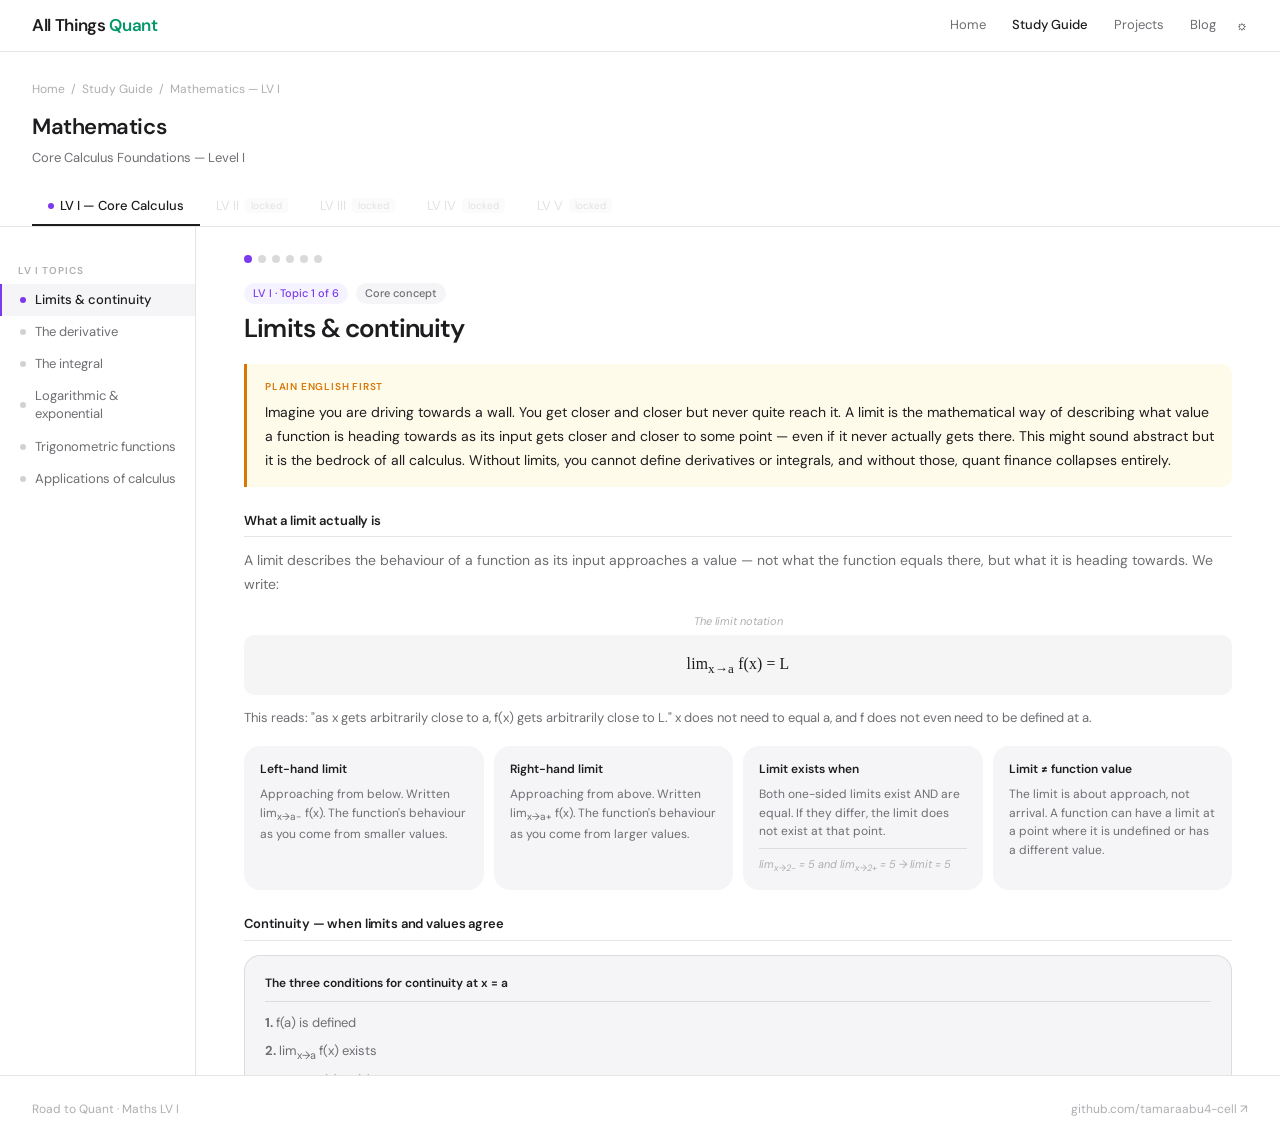
<file: study-guide/Maths/maths-lv1.html>
<!DOCTYPE html>
<html lang="en" data-theme="dark">
<head>
<meta charset="UTF-8">
<meta name="viewport" content="width=device-width, initial-scale=1.0">
<link rel="preconnect" href="https://fonts.googleapis.com">
<link rel="preconnect" href="https://fonts.gstatic.com" crossorigin>
<link href="https://fonts.googleapis.com/css2?family=DM+Sans:wght@300;400;500;600;700&family=DM+Mono:wght@400;500&display=swap" rel="stylesheet">
<title>Maths LV I — Road to Quant</title>
<style>
/* Math */
.math{font-family:'Times New Roman',Georgia,serif;font-size:1.05em;letter-spacing:.01em}
.frac{display:inline-flex;flex-direction:column;align-items:center;vertical-align:middle;margin:0 4px}
.num{border-bottom:1.5px solid currentColor;padding:0 4px 2px;text-align:center}
.den{padding:2px 4px 0;text-align:center}
.big-paren{font-size:1.35em;vertical-align:middle;line-height:1}
.f-box{display:flex;align-items:center;justify-content:center;flex-wrap:wrap;gap:6px;background:rgba(0,0,0,.04);border-radius:10px;padding:16px 20px;margin-bottom:12px}
[data-theme="dark"] .f-box{background:rgba(255,255,255,.07)}

/* Tokens */
:root{--bg:#fff;--bg2:#f5f5f7;--bg3:#e8e8ed;--tx1:#1d1d1f;--tx2:#6e6e73;--tx3:#aeaeb2;--br:rgba(0,0,0,.10);--br2:rgba(0,0,0,.18);--green:#059669;--green-bg:#ecfdf5;--green-dk:#065f46;--amber:#d97706;--amber-bg:#fffbeb;--blue:#2563eb;--blue-bg:#eff6ff;--purple:#7c3aed;--purple-bg:#f5f3ff;--red:#dc2626;--red-bg:#fff1f2}
[data-theme="dark"]{--bg:#1c1c1e;--bg2:#2c2c2e;--bg3:#3a3a3c;--tx1:#f5f5f7;--tx2:#98989d;--tx3:#636366;--br:rgba(255,255,255,.09);--br2:rgba(255,255,255,.16);--green-bg:#022c22;--green:#34d399;--green-dk:#6ee7b7;--amber-bg:#1c1200;--blue-bg:#0d1b3e;--blue:#60a5fa;--purple-bg:#1e0e3e;--purple:#a78bfa;--red-bg:#1c0505;--red:#f87171}

*,*::before,*::after{box-sizing:border-box;margin:0;padding:0}
body{font-family:'DM Sans',-apple-system,BlinkMacSystemFont,'Segoe UI',sans-serif;background:var(--bg);color:var(--tx1);font-size:15px;line-height:1.6;-webkit-font-smoothing:antialiased}
a{color:inherit;text-decoration:none}
button{font-family:inherit;cursor:pointer;border:none;background:none}

/* Nav */
.nav{position:sticky;top:0;z-index:200;background:rgba(255,255,255,.82);backdrop-filter:saturate(180%) blur(20px);-webkit-backdrop-filter:saturate(180%) blur(20px);border-bottom:.5px solid var(--br);height:52px;display:flex;align-items:center;padding:0 32px;gap:8px}
[data-theme="dark"] .nav{background:rgba(28,28,30,.82)}
.nav-logo{font-size:17px;font-weight:600;letter-spacing:-.02em;margin-right:auto}
.nav-logo span{color:var(--green)}
.nav-links{display:flex;gap:2px}
.nav-link{padding:6px 12px;font-size:13px;color:var(--tx2);border-radius:10px;transition:background .15s,color .15s}
.nav-link:hover{background:var(--bg2);color:var(--tx1)}
.nav-link.active{color:var(--tx1);font-weight:500}
.nav-badge{font-size:10px;padding:1px 5px;border-radius:4px;background:var(--bg2);color:var(--tx3);margin-left:3px}
.nav-divider{width:.5px;height:20px;background:var(--br2);margin:0 6px}
.icon-btn{width:32px;height:32px;border-radius:10px;display:flex;align-items:center;justify-content:center;color:var(--tx2);font-size:15px;transition:background .15s,color .15s;border:.5px solid transparent}
.icon-btn:hover{background:var(--bg2);color:var(--tx1);border-color:var(--br)}
.icon-btn.active{background:var(--bg2);border-color:var(--br2)}

/* Page header */
.page-header{padding:28px 32px 0;border-bottom:.5px solid var(--br)}
.breadcrumb{display:flex;align-items:center;gap:6px;font-size:12px;color:var(--tx3);margin-bottom:10px}
.breadcrumb a:hover{color:var(--tx1)}
.page-title{font-size:22px;font-weight:600;letter-spacing:-.02em;margin-bottom:4px}
.page-sub{font-size:13px;color:var(--tx2);margin-bottom:18px}
.lv-tabs{display:flex}
.lv-tab{padding:10px 16px;font-size:13px;cursor:pointer;color:var(--tx3);border-bottom:2px solid transparent;margin-bottom:-.5px;background:none;border-top:none;border-left:none;border-right:none;transition:color .15s;display:flex;align-items:center;gap:6px}
.lv-tab.active{color:var(--tx1);font-weight:500;border-bottom-color:var(--tx1)}
.lv-tab.locked{opacity:.35;cursor:default}
.lv-pip{width:6px;height:6px;border-radius:50%;background:var(--purple)}
.lv-badge{font-size:10px;padding:1px 6px;border-radius:4px;background:var(--bg2);color:var(--tx3)}

/* Shell */
.study-shell{display:flex;min-height:calc(100vh - 52px)}
.study-sidebar{width:196px;flex-shrink:0;border-right:.5px solid var(--br);padding:20px 0;position:sticky;top:52px;height:calc(100vh - 52px);overflow-y:auto;background:var(--bg)}
.sb-label{font-size:10px;font-weight:600;text-transform:uppercase;letter-spacing:.1em;color:var(--tx3);padding:8px 18px 5px}
.sb-item{display:flex;align-items:center;gap:9px;padding:7px 18px;font-size:13px;color:var(--tx2);cursor:pointer;border-left:2px solid transparent;background:none;width:100%;text-align:left;transition:color .12s,background .12s;line-height:1.4}
.sb-item:hover{color:var(--tx1);background:var(--bg2)}
.sb-item.active{color:var(--tx1);font-weight:500;border-left-color:var(--purple);background:var(--bg2)}
.sb-dot{width:6px;height:6px;border-radius:50%;background:var(--br2);flex-shrink:0}
.sb-item.active .sb-dot{background:var(--purple)}
.sb-item.done .sb-dot{background:var(--purple);opacity:.4}
.study-content{flex:1;padding:28px 48px 64px;overflow-y:auto;max-height:calc(100vh - 52px)}
.study-shell.book-mode .study-sidebar{display:none}
.study-shell.book-mode .study-content{column-count:2;column-gap:52px;column-rule:.5px solid var(--br);padding:28px 52px 64px}
.study-shell.book-mode .study-content>*{break-inside:avoid}

/* Content */
.progress-pips{display:flex;gap:6px;margin-bottom:20px}
.pip{width:8px;height:8px;border-radius:50%;cursor:pointer;transition:transform .15s;padding:0}
.pip:hover{transform:scale(1.4)}
.topic-eyebrow{display:flex;align-items:center;gap:8px;margin-bottom:10px}
.topic-title-lg{font-size:26px;font-weight:600;letter-spacing:-.03em;margin-bottom:20px;line-height:1.15}
.badge{display:inline-block;font-size:11px;padding:2px 9px;border-radius:980px;font-weight:500}
.badge-purple{background:var(--purple-bg);color:var(--purple)}
.badge-subtle{background:var(--bg2);color:var(--tx2)}
.peb{background:var(--amber-bg);border-left:3px solid var(--amber);border-radius:0 10px 10px 0;padding:14px 18px;margin-bottom:24px;font-size:14px;line-height:1.7}
.peb-label{font-size:10px;font-weight:600;text-transform:uppercase;letter-spacing:.08em;color:var(--amber);margin-bottom:6px}
.sh{font-size:13px;font-weight:600;color:var(--tx1);margin:24px 0 12px;padding-bottom:5px;border-bottom:.5px solid var(--br);letter-spacing:-.01em}
.fc-grid{display:grid;grid-template-columns:repeat(auto-fill,minmax(200px,1fr));gap:10px;margin-bottom:18px}
.fc{background:var(--bg2);border-radius:16px;padding:14px 16px}
.fc-term{font-size:12px;font-weight:600;margin-bottom:6px}
.fc-def{font-size:12px;color:var(--tx2);line-height:1.55}
.fc-eg{font-size:11px;color:var(--tx3);margin-top:7px;padding-top:7px;border-top:.5px solid var(--br);font-style:italic}
.f-label{font-size:11px;color:var(--tx3);text-align:center;margin-bottom:4px;font-style:italic}
.vt{width:100%;font-size:13px;border-collapse:collapse;margin-bottom:18px}
.vt td{padding:6px 10px;border-bottom:.5px solid var(--br);vertical-align:top}
.vt td:first-child{font-family:'Courier New',monospace;font-weight:500;color:var(--blue);width:60px;font-size:12px}
.vt td:last-child{color:var(--tx2)}
.vt tr:last-child td{border-bottom:none}
.rt{width:100%;font-size:13px;border-collapse:collapse;margin:10px 0 18px}
.rt th{padding:7px 10px;background:var(--bg2);font-weight:500;font-size:11px;text-align:left;border-bottom:.5px solid var(--br2);color:var(--tx2)}
.rt td{padding:7px 10px;border-bottom:.5px solid var(--br)}
.rt tr:last-child td{border-bottom:none}
.worked{background:var(--bg2);border:.5px solid var(--br);border-radius:16px;padding:18px 20px;margin:14px 0 18px;break-inside:avoid}
.worked-title{font-size:12px;font-weight:600;margin-bottom:10px;padding-bottom:8px;border-bottom:.5px solid var(--br)}
.worked-body{font-size:13px;color:var(--tx2);line-height:1.7}
.worked-math{font-family:'Courier New',monospace;background:var(--bg);border-radius:8px;padding:10px 14px;margin:8px 0;font-size:13px;overflow-x:auto}
.worked-conclusion{font-size:12px;color:var(--tx3);margin-top:8px;font-style:italic}
.insight{background:var(--blue-bg);border-left:3px solid var(--blue);border-radius:0 10px 10px 0;padding:12px 16px;margin:14px 0;font-size:13px;line-height:1.65;break-inside:avoid}
.insight-lbl{font-size:10px;font-weight:600;text-transform:uppercase;letter-spacing:.08em;color:var(--blue);margin-bottom:5px}
.qbox{background:var(--purple-bg);border-radius:16px;padding:16px 18px;margin-top:18px;break-inside:avoid}
.qbox-lbl{font-size:10px;font-weight:600;text-transform:uppercase;letter-spacing:.08em;color:var(--purple);margin-bottom:8px}
.qbox-body{font-size:12px;color:var(--tx2);line-height:1.6;margin-bottom:10px}
.qtag{display:inline-block;font-size:11px;padding:3px 9px;border-radius:980px;background:var(--purple-bg);color:var(--purple);border:.5px solid rgba(124,58,237,.2);margin:2px}
.topic-nav{display:flex;gap:10px;margin-top:32px;padding-top:24px;border-top:.5px solid var(--br)}
.tn-btn{padding:8px 18px;font-size:13px;font-weight:500;border-radius:980px;border:.5px solid var(--br2);background:var(--bg);color:var(--tx1);cursor:pointer;transition:background .15s}
.tn-btn:hover{background:var(--bg2)}
.tn-btn.primary{background:var(--tx1);color:var(--bg);border-color:var(--tx1)}
.tn-btn.primary:hover{opacity:.85}
.footer{border-top:.5px solid var(--br);padding:24px 32px;display:flex;align-items:center;justify-content:space-between;font-size:12px;color:var(--tx3)}
.footer a:hover{color:var(--tx1)}
@media(max-width:700px){.study-sidebar{display:none}.study-content{padding:20px 20px 48px}.nav{padding:0 16px}.page-header{padding:20px 16px 0}.study-shell.book-mode .study-content{column-count:1;padding:20px}}
</style>
</head>
<body>

<nav class="nav">
  <a href="index.html" class="nav-logo">All Things <span>Quant</span></a>
  <div class="nav-links">
    <a class="nav-link" href="../../index.html">Home</a>
    <a class="nav-link active" href="../study-guide.html">Study Guide</a>
    <a class="nav-link" href="../../projects/projects.html">Projects</a>
    <a class="nav-link" href="../../blog/blog.html">Blog</a>
 </div>
  <button class="theme-btn" onclick="toggleTheme()" title="Toggle theme">&#9788;</button>
</nav>

<div class="page-header">
  <div class="breadcrumb">
    <a href="../../index.html">Home</a><span>/</span>
    <a href="../study-guide.html">Study Guide</a><span>/</span>
    <span>Mathematics &mdash; LV I</span>
  </div>
  <div class="page-title">Mathematics</div>
  <div class="page-sub">Core Calculus Foundations &mdash; Level I</div>
  <div class="lv-tabs">
    <button class="lv-tab active"><div class="lv-pip"></div>LV I &mdash; Core Calculus</button>
    <button class="lv-tab locked">LV II <span class="lv-badge">locked</span></button>
    <button class="lv-tab locked">LV III <span class="lv-badge">locked</span></button>
    <button class="lv-tab locked">LV IV <span class="lv-badge">locked</span></button>
    <button class="lv-tab locked">LV V <span class="lv-badge">locked</span></button>
  </div>
</div>

<div class="study-shell" id="shell">
  <aside class="study-sidebar">
    <div class="sb-label" style="margin-top:8px">LV I Topics</div>
    <button class="sb-item active" onclick="go(0)"><div class="sb-dot"></div>Limits &amp; continuity</button>
    <button class="sb-item" onclick="go(1)"><div class="sb-dot"></div>The derivative</button>
    <button class="sb-item" onclick="go(2)"><div class="sb-dot"></div>The integral</button>
    <button class="sb-item" onclick="go(3)"><div class="sb-dot"></div>Logarithmic &amp; exponential</button>
    <button class="sb-item" onclick="go(4)"><div class="sb-dot"></div>Trigonometric functions</button>
    <button class="sb-item" onclick="go(5)"><div class="sb-dot"></div>Applications of calculus</button>
  </aside>
  <main class="study-content" id="content"></main>
</div>

<footer class="footer">
  <span>Road to Quant &middot; Maths LV I</span>
  <a href="https://github.com/tamaraabu4-cell/quant-study-notes" target="_blank">github.com/tamaraabu4-cell &nearr;</a>
</footer>

<script>
const T = [
{
  title:"Limits &amp; continuity",
  peb:"Imagine you are driving towards a wall. You get closer and closer but never quite reach it. A limit is the mathematical way of describing what value a function is heading towards as its input gets closer and closer to some point &mdash; even if it never actually gets there. This might sound abstract but it is the bedrock of all calculus. Without limits, you cannot define derivatives or integrals, and without those, quant finance collapses entirely.",
  html:`
  <div class="sh">What a limit actually is</div>
  <p style="font-size:14px;color:var(--tx2);line-height:1.7;margin-bottom:16px">A limit describes the behaviour of a function as its input approaches a value &mdash; not what the function equals there, but what it is heading towards. We write:</p>
  <div class="f-label">The limit notation</div>
  <div class="f-box"><span class="math">lim<sub>x&rarr;a</sub> f(x) = L</span></div>
  <p style="font-size:13px;color:var(--tx2);line-height:1.65;margin:10px 0 18px">This reads: "as x gets arbitrarily close to a, f(x) gets arbitrarily close to L." x does not need to equal a, and f does not even need to be defined at a.</p>

  <div class="fc-grid">
    <div class="fc"><div class="fc-term">Left-hand limit</div><div class="fc-def">Approaching from below. Written lim<sub>x&rarr;a&minus;</sub> f(x). The function's behaviour as you come from smaller values.</div></div>
    <div class="fc"><div class="fc-term">Right-hand limit</div><div class="fc-def">Approaching from above. Written lim<sub>x&rarr;a&plus;</sub> f(x). The function's behaviour as you come from larger values.</div></div>
    <div class="fc"><div class="fc-term">Limit exists when</div><div class="fc-def">Both one-sided limits exist AND are equal. If they differ, the limit does not exist at that point.</div><div class="fc-eg">lim<sub>x&rarr;2&minus;</sub> = 5 and lim<sub>x&rarr;2&plus;</sub> = 5 &rarr; limit = 5</div></div>
    <div class="fc"><div class="fc-term">Limit &ne; function value</div><div class="fc-def">The limit is about approach, not arrival. A function can have a limit at a point where it is undefined or has a different value.</div></div>
  </div>

  <div class="sh">Continuity &mdash; when limits and values agree</div>
  <div class="worked">
    <div class="worked-title">The three conditions for continuity at x = a</div>
    <div class="worked-body">
      <p><strong>1.</strong> f(a) is defined</p>
      <p style="margin-top:6px"><strong>2.</strong> lim<sub>x&rarr;a</sub> f(x) exists</p>
      <p style="margin-top:6px"><strong>3.</strong> lim<sub>x&rarr;a</sub> f(x) = f(a)</p>
      <p class="worked-conclusion">If any one of these fails, there is a discontinuity at that point.</p>
    </div>
  </div>

  <div class="sh">Types of discontinuity</div>
  <div class="fc-grid">
    <div class="fc"><div class="fc-term">Jump</div><div class="fc-def">The function suddenly jumps. Left and right limits both exist but are not equal.</div><div class="fc-eg">Stock price gap at market open after overnight news</div></div>
    <div class="fc"><div class="fc-term">Removable</div><div class="fc-def">A "hole" &mdash; the limit exists but the function is undefined or has a different value there.</div></div>
    <div class="fc"><div class="fc-term">Infinite</div><div class="fc-def">The function blows up to &plusmn;&infin;. The limit does not exist because the function grows without bound.</div><div class="fc-eg">1/x at x = 0</div></div>
  </div>

  <div class="sh">Key limit rules</div>
  <table class="rt">
    <thead><tr><th>Rule</th><th>Formula</th></tr></thead>
    <tbody>
      <tr><td>Sum</td><td><span class="math">lim[f + g] = lim f + lim g</span></td></tr>
      <tr><td>Product</td><td><span class="math">lim[f &middot; g] = lim f &times; lim g</span></td></tr>
      <tr><td>Quotient</td><td><span class="math">lim <span class="frac"><span class="num">f</span><span class="den">g</span></span> = <span class="frac"><span class="num">lim f</span><span class="den">lim g</span></span> &nbsp;(when lim g &ne; 0)</span></td></tr>
      <tr><td>Power</td><td><span class="math">lim x<sup>n</sup> = a<sup>n</sup></span> &mdash; substitute directly for polynomials</td></tr>
    </tbody>
  </table>

  <div class="sh">The limit that defines e</div>
  <div class="insight">
    <div class="insight-lbl">Connection to Finance LV I</div>
    <p>One of the most important limits in mathematics defines Euler's number e:</p>
    <div class="f-box" style="margin:10px 0">
      <span class="math">lim<sub>n&rarr;&infin;</sub> <span class="big-paren">(</span>1 + <span class="frac"><span class="num">1</span><span class="den">n</span></span><span class="big-paren">)</span><sup>n</sup> = e &approx; 2.71828</span>
    </div>
    <p style="font-size:13px;color:var(--tx2)">You already used this in Finance LV I &mdash; continuous compounding FV = PV &middot; e<sup>rt</sup> is built entirely on this limit. The further you compound per year, the closer you get to e.</p>
  </div>

  <div class="qbox">
    <div class="qbox-lbl">Why quants care</div>
    <p class="qbox-body">Limits are what allow finance to move from discrete to continuous time. The Black-Scholes model, geometric Brownian motion, and all stochastic calculus live in continuous time &mdash; and getting there requires taking limits. When an option approaches expiry (t &rarr; 0), limits tell you the price behaviour at the boundary. When volatility &rarr; 0, limits reveal what the model reduces to.</p>
    <span class="qtag">Continuous-time models</span><span class="qtag">Black-Scholes boundaries</span><span class="qtag">Defines derivatives</span><span class="qtag">Defines integrals</span>
  </div>`
},
{
  title:"The derivative",
  peb:"The derivative answers one question: how fast is something changing right now? Not on average over a period &mdash; but at this exact instant. If your portfolio value is a function of time, the derivative tells you its instantaneous growth rate at any moment. If an option price is a function of the stock price, the derivative tells you how sensitive the option is to small stock movements. In trading, every Greek &mdash; Delta, Gamma, Vega, Theta &mdash; is literally a derivative.",
  html:`
  <div class="sh">From average change to instantaneous change</div>
  <div class="f-label">Average rate of change between two points</div>
  <div class="f-box"><span class="math"><span class="frac"><span class="num">f(b) &minus; f(a)</span><span class="den">b &minus; a</span></span></span></div>
  <div class="f-label">Instantaneous rate of change &mdash; the derivative (limit definition)</div>
  <div class="f-box"><span class="math"><span class="frac"><span class="num">df</span><span class="den">dx</span></span> = lim<sub>h&rarr;0</sub> <span class="frac"><span class="num">f(x + h) &minus; f(x)</span><span class="den">h</span></span></span></div>
  <p style="font-size:13px;color:var(--tx2);line-height:1.65;margin:10px 0 18px">h is a tiny change in x. We observe how f responds, then shrink h to zero. The result is the exact slope of the tangent line at that point.</p>

  <div class="sh">Differentiation rules &mdash; the practical toolkit</div>
  <table class="rt">
    <thead><tr><th>Rule</th><th>Formula</th><th>Example</th></tr></thead>
    <tbody>
      <tr><td>Power rule</td><td><span class="math"><span class="frac"><span class="num">d</span><span class="den">dx</span></span> x<sup>n</sup> = nx<sup>n&minus;1</sup></span></td><td><span class="math"><span class="frac"><span class="num">d</span><span class="den">dx</span></span> x<sup>3</sup> = 3x<sup>2</sup></span></td></tr>
      <tr><td>Constant</td><td><span class="math"><span class="frac"><span class="num">d</span><span class="den">dx</span></span> c = 0</span></td><td>Constants have zero rate of change</td></tr>
      <tr><td>Constant multiple</td><td><span class="math"><span class="frac"><span class="num">d</span><span class="den">dx</span></span> [c&middot;f] = c&middot;f'</span></td><td><span class="math"><span class="frac"><span class="num">d</span><span class="den">dx</span></span> 5x<sup>2</sup> = 10x</span></td></tr>
      <tr><td>Sum rule</td><td><span class="math">(f + g)' = f' + g'</span></td><td><span class="math">(x<sup>2</sup> + 3x)' = 2x + 3</span></td></tr>
      <tr><td>Product rule</td><td><span class="math">(fg)' = f'g + fg'</span></td><td>Differentiate each factor separately</td></tr>
      <tr><td>Quotient rule</td><td><span class="math"><span class="big-paren">(</span><span class="frac"><span class="num">f</span><span class="den">g</span></span><span class="big-paren">)</span>' = <span class="frac"><span class="num">f'g &minus; fg'</span><span class="den">g<sup>2</sup></span></span></span></td><td>For ratios of functions</td></tr>
      <tr><td>Chain rule</td><td><span class="math">[g(f(x))]' = g'(f(x)) &middot; f'(x)</span></td><td>For composite functions</td></tr>
    </tbody>
  </table>

  <div class="sh">Worked examples</div>
  <div class="worked">
    <div class="worked-title">Example 1 &mdash; power rule</div>
    <div class="worked-body">
      <div class="worked-math">f(x) = x⁴  →  f'(x) = 4x³
f(x) = x²  →  f'(x) = 2x
f(x) = x   →  f'(x) = 1</div>
    </div>
  </div>
  <div class="worked">
    <div class="worked-title">Example 2 &mdash; chain rule (backbone of ML backpropagation)</div>
    <div class="worked-body">
      <p>Find the derivative of h(x) = (2x + 1)<sup>4</sup></p>
      <div class="worked-math">Let f(x) = 2x + 1,  g(f) = f⁴
f'(x) = 2,   g'(f) = 4f³
h'(x) = g'(f) × f'(x) = 4(2x+1)³ × 2 = 8(2x+1)³</div>
      <p class="worked-conclusion">The chain rule is applied repeatedly in neural network backpropagation &mdash; differentiating the loss with respect to every weight through every layer.</p>
    </div>
  </div>

  <div class="sh">Economic interpretation</div>
  <div class="fc-grid">
    <div class="fc"><div class="fc-term"><span class="math"><span class="frac"><span class="num">dP</span><span class="den">dt</span></span> &gt; 0</span></div><div class="fc-def">Price is increasing at this instant.</div></div>
    <div class="fc"><div class="fc-term"><span class="math"><span class="frac"><span class="num">dP</span><span class="den">dt</span></span> &lt; 0</span></div><div class="fc-def">Price is decreasing at this instant.</div></div>
    <div class="fc"><div class="fc-term"><span class="math"><span class="frac"><span class="num">dP</span><span class="den">dt</span></span> = 0</span></div><div class="fc-def">Possible turning point &mdash; maximum or minimum. Core of optimisation.</div></div>
  </div>

  <div class="qbox">
    <div class="qbox-lbl">Every Greek is a derivative</div>
    <p class="qbox-body">Delta = dV/dS (sensitivity of option value to stock price). Gamma = d&sup2;V/dS&sup2; (second derivative &mdash; rate of change of Delta). Vega = dV/d&sigma; (sensitivity to volatility). Theta = dV/dt (time decay). Gradient descent in ML updates parameters by moving in the direction of the negative derivative of the loss function. The derivative is not one tool in quant finance &mdash; it is the language.</p>
    <span class="qtag">Option Greeks</span><span class="qtag">Delta hedging</span><span class="qtag">Gradient descent (ML)</span><span class="qtag">Risk sensitivities</span>
  </div>`
},
{
  title:"The integral",
  peb:"If the derivative tells you the speed of something at any instant, the integral tells you the total distance travelled over a period. More generally, integrals measure accumulated change. If you have a function that gives the rate of return at every moment, the integral gives the total return over a period. If you have a probability density function, integrating it gives you the probability over a range. Integrals and derivatives are two sides of the same coin, connected by the Fundamental Theorem of Calculus.",
  html:`
  <div class="sh">Two types of integral</div>
  <div class="fc-grid">
    <div class="fc"><div class="fc-term">Indefinite integral</div><div class="fc-def">Finds the antiderivative &mdash; a function F(x) whose derivative is f(x). The +C represents an unknown constant.</div><div class="fc-eg"><span class="math">&int; 2x dx = x<sup>2</sup> + C</span></div></div>
    <div class="fc"><div class="fc-term">Definite integral</div><div class="fc-def">Integrates between limits a and b, giving a numerical answer. Represents total accumulated value &mdash; area under the curve.</div><div class="fc-eg"><span class="math">&int;<sub>0</sub><sup>2</sup> x dx = 2</span></div></div>
    <div class="fc"><div class="fc-term">Riemann sum</div><div class="fc-def">The idea behind integration &mdash; approximate area with thin rectangles, then take the limit as rectangles become infinitely thin.</div><div class="fc-eg"><span class="math">&int;<sub>a</sub><sup>b</sup> f(x) dx = lim<sub>&Delta;x&rarr;0</sub> &Sigma; f(x<sub>i</sub>)&Delta;x</span></div></div>
    <div class="fc"><div class="fc-term">Signed area</div><div class="fc-def">Above the x-axis: positive contribution. Below the x-axis: negative. The definite integral gives the net signed area.</div></div>
  </div>

  <div class="sh">The Fundamental Theorem of Calculus</div>
  <div class="insight">
    <div class="insight-lbl">The most important result in calculus</div>
    <p>Differentiation and integration are inverse operations. If F'(x) = f(x), then:</p>
    <div class="f-box" style="margin:10px 0"><span class="math">&int;<sub>a</sub><sup>b</sup> f(x) dx = F(b) &minus; F(a)</span></div>
    <p style="font-size:13px;color:var(--tx2)">Instead of summing infinite rectangles, find an antiderivative and evaluate it at the endpoints. This is what makes integration computationally tractable.</p>
  </div>

  <div class="sh">Core integration rules</div>
  <table class="rt">
    <thead><tr><th>Rule</th><th>Formula</th><th>Example</th></tr></thead>
    <tbody>
      <tr><td>Power rule</td><td><span class="math">&int; x<sup>n</sup> dx = <span class="frac"><span class="num">x<sup>n+1</sup></span><span class="den">n+1</span></span> + C</span></td><td><span class="math">&int; x<sup>2</sup> dx = <span class="frac"><span class="num">x<sup>3</sup></span><span class="den">3</span></span> + C</span></td></tr>
      <tr><td>Constant</td><td><span class="math">&int; c dx = cx + C</span></td><td><span class="math">&int; 5 dx = 5x + C</span></td></tr>
      <tr><td>Sum rule</td><td><span class="math">&int; [f + g] dx = &int;f dx + &int;g dx</span></td><td>Integrate term by term</td></tr>
      <tr><td>Exponential</td><td><span class="math">&int; e<sup>x</sup> dx = e<sup>x</sup> + C</span></td><td>e<sup>x</sup> is its own antiderivative</td></tr>
      <tr><td>Natural log</td><td><span class="math">&int; <span class="frac"><span class="num">1</span><span class="den">x</span></span> dx = ln|x| + C</span></td><td>Appears in log-return calculations</td></tr>
    </tbody>
  </table>

  <div class="sh">Worked example</div>
  <div class="worked">
    <div class="worked-title">Area under f(x) = x&sup2; between x = 0 and x = 3</div>
    <div class="worked-body">
      <div class="worked-math">∫₀³ x² dx  =  [x³/3]₀³  =  27/3 − 0  =  9</div>
      <p class="worked-conclusion">The total accumulated value of x&sup2; from 0 to 3 is exactly 9.</p>
    </div>
  </div>

  <div class="qbox">
    <div class="qbox-lbl">Integrals in quant finance</div>
    <p class="qbox-body">Expected value in continuous probability: E[X] = &int; x f(x) dx. Option pricing: Black-Scholes is derived by integrating the expected payoff under the risk-neutral measure. Total return: if r(t) is the instantaneous return rate, &int; r(t) dt gives total return over a period. Value at Risk involves integrating a loss distribution over a tail region. Every continuous probability statement is an integral.</p>
    <span class="qtag">Expected value</span><span class="qtag">Option pricing</span><span class="qtag">Continuous probability</span><span class="qtag">Black-Scholes derivation</span>
  </div>`
},
{
  title:"Logarithmic &amp; exponential functions",
  peb:"Exponential functions model growth &mdash; compound interest, price processes, volatility dynamics. The natural exponential e<sup>x</sup> is special because it is the only function that is its own derivative, making it the natural choice for continuous-time models. The natural logarithm ln(x) is its inverse &mdash; and log returns (ln(P<sub>1</sub>/P<sub>0</sub>)) are used everywhere in quant finance because they are additive, symmetric, and analytically clean. Mastering these two functions means you speak the language of continuous-time finance.",
  html:`
  <div class="sh">The exponential function e<sup>x</sup></div>
  <div class="fc-grid">
    <div class="fc"><div class="fc-term">What it is</div><div class="fc-def">The function e<sup>x</sup> where e &approx; 2.71828. Models anything that grows proportionally to its current size &mdash; the mathematical description of compounding.</div><div class="fc-eg">Continuously compounded portfolio: PV &middot; e<sup>rt</sup></div></div>
    <div class="fc"><div class="fc-term">Why it is special</div><div class="fc-def">e<sup>x</sup> is its own derivative: d/dx(e<sup>x</sup>) = e<sup>x</sup>. No other function has this property. It makes calculus with exponentials uniquely clean.</div><div class="fc-eg">Differentiate e<sup>rt</sup> with respect to t: r&middot;e<sup>rt</sup></div></div>
    <div class="fc"><div class="fc-term">Properties</div><div class="fc-def">Always positive. e<sup>0</sup> = 1. e<sup>x+y</sup> = e<sup>x</sup>&middot;e<sup>y</sup>. Grows without bound as x &rarr; &infin;. Decays to zero as x &rarr; &minus;&infin;.</div></div>
  </div>

  <div class="sh">The natural logarithm ln(x)</div>
  <div class="fc-grid">
    <div class="fc"><div class="fc-term">What it is</div><div class="fc-def">The inverse of e<sup>x</sup>. If e<sup>y</sup> = x then ln(x) = y. Answers: "e to what power gives me x?"</div><div class="fc-eg">ln(e<sup>3</sup>) = 3 &nbsp; ln(1) = 0 &nbsp; ln(e) = 1</div></div>
    <div class="fc"><div class="fc-term">Its derivative</div><div class="fc-def"><span class="math"><span class="frac"><span class="num">d</span><span class="den">dx</span></span> ln(x) = <span class="frac"><span class="num">1</span><span class="den">x</span></span></span> &mdash; clean and elegant.</div><div class="fc-eg"><span class="math"><span class="frac"><span class="num">d</span><span class="den">dx</span></span> ln(x<sup>2</sup>) = <span class="frac"><span class="num">2</span><span class="den">x</span></span></span> by chain rule</div></div>
    <div class="fc"><div class="fc-term">Log laws</div><div class="fc-def">ln(ab) = ln(a) + ln(b). ln(a/b) = ln(a) &minus; ln(b). ln(a<sup>n</sup>) = n&middot;ln(a). Multiplications become additions.</div></div>
  </div>

  <div class="sh">Key derivatives</div>
  <table class="rt">
    <thead><tr><th>Function</th><th>Derivative</th></tr></thead>
    <tbody>
      <tr><td><span class="math">e<sup>x</sup></span></td><td><span class="math">e<sup>x</sup></span></td></tr>
      <tr><td><span class="math">e<sup>ax</sup></span></td><td><span class="math">a &middot; e<sup>ax</sup></span></td></tr>
      <tr><td><span class="math">ln(x)</span></td><td><span class="math"><span class="frac"><span class="num">1</span><span class="den">x</span></span></span></td></tr>
      <tr><td><span class="math">ln(f(x))</span></td><td><span class="math"><span class="frac"><span class="num">f'(x)</span><span class="den">f(x)</span></span></span></td></tr>
    </tbody>
  </table>

  <div class="sh">Log returns &mdash; the quant standard</div>
  <div class="f-label">Log return between two prices</div>
  <div class="f-box"><span class="math">r<sub>log</sub> = ln<span class="big-paren">(</span><span class="frac"><span class="num">P<sub>t</sub></span><span class="den">P<sub>t&minus;1</sub></span></span><span class="big-paren">)</span> = ln(P<sub>t</sub>) &minus; ln(P<sub>t&minus;1</sub>)</span></div>

  <div class="insight">
    <div class="insight-lbl">Why quants use log returns instead of simple returns</div>
    <ul style="font-size:13px;margin:6px 0 0 16px;line-height:1.8;color:var(--tx2)">
      <li><strong style="color:var(--tx1)">Additive:</strong> daily log returns sum to the total period return. Simple returns do not add cleanly.</li>
      <li><strong style="color:var(--tx1)">Symmetric:</strong> a +50% gain followed by a &minus;50% loss gives &minus;25% in simple returns. Log returns are symmetric around zero.</li>
      <li><strong style="color:var(--tx1)">Normally distributed:</strong> log returns are closer to normally distributed than simple returns &mdash; essential for statistical models.</li>
      <li><strong style="color:var(--tx1)">Continuous-time link:</strong> log returns connect directly to the continuous-time models built on e<sup>rt</sup>.</li>
    </ul>
  </div>

  <div class="qbox">
    <div class="qbox-lbl">Core to all continuous-time finance</div>
    <p class="qbox-body">The geometric Brownian motion model for stock prices is dS = &mu;S dt + &sigma;S dW, giving S(t) = S(0)e<sup>(&mu;&minus;&sigma;&sup2;/2)t + &sigma;W(t)</sup>. The entire model is built on the exponential. Log returns appear in every backtest, every factor model, every volatility estimate. The Black-Scholes formula contains ln(S/K) in its core expressions. Mastering exp and log is non-negotiable.</p>
    <span class="qtag">Log returns</span><span class="qtag">Geometric Brownian Motion</span><span class="qtag">Black-Scholes</span><span class="qtag">Volatility models</span>
  </div>`
},
{
  title:"Trigonometric functions",
  peb:"Sine and cosine describe oscillating, cyclical behaviour &mdash; anything that repeats in a wave pattern. In quant finance this shows up in signal processing, Fourier analysis (decomposing price series into frequency components), and some volatility modelling techniques. Their derivatives follow clean cyclic patterns, and Euler's formula connects them to the exponential &mdash; which you will use in characteristic functions and option pricing models at LV IV.",
  html:`
  <div class="sh">The core functions</div>
  <div class="fc-grid">
    <div class="fc"><div class="fc-term">sin(x)</div><div class="fc-def">Oscillates between &minus;1 and 1. Period = 2&pi;. sin(0) = 0, sin(&pi;/2) = 1, sin(&pi;) = 0.</div></div>
    <div class="fc"><div class="fc-term">cos(x)</div><div class="fc-def">Oscillates between &minus;1 and 1. Period = 2&pi;. cos(0) = 1, cos(&pi;/2) = 0, cos(&pi;) = &minus;1.</div></div>
    <div class="fc"><div class="fc-term">tan(x)</div><div class="fc-def">sin(x)/cos(x). Period = &pi;. Vertical asymptotes where cos(x) = 0.</div></div>
    <div class="fc"><div class="fc-term">Key identity</div><div class="fc-def">sin&sup2;(x) + cos&sup2;(x) = 1. The Pythagorean identity &mdash; used constantly in proofs.</div></div>
  </div>

  <div class="sh">Derivatives and integrals</div>
  <table class="rt">
    <thead><tr><th>Function</th><th>Derivative</th><th>Integral</th></tr></thead>
    <tbody>
      <tr><td><span class="math">sin(x)</span></td><td><span class="math">cos(x)</span></td><td><span class="math">&minus;cos(x) + C</span></td></tr>
      <tr><td><span class="math">cos(x)</span></td><td><span class="math">&minus;sin(x)</span></td><td><span class="math">sin(x) + C</span></td></tr>
      <tr><td><span class="math">sin(ax)</span></td><td><span class="math">a&middot;cos(ax)</span></td><td><span class="math">&minus;<span class="frac"><span class="num">1</span><span class="den">a</span></span>cos(ax) + C</span></td></tr>
    </tbody>
  </table>

  <div class="sh">The cyclic derivative pattern</div>
  <div class="insight">
    <div class="insight-lbl">A pattern worth knowing</div>
    <p style="text-align:center;margin:8px 0;font-size:13px;color:var(--tx2)">sin(x) &rarr; cos(x) &rarr; &minus;sin(x) &rarr; &minus;cos(x) &rarr; sin(x) &rarr; &hellip;</p>
    Differentiating sine four times returns to sine. This cycle is useful for Taylor series calculations.
  </div>

  <div class="sh">Euler's formula &mdash; connecting exp and trig</div>
  <div class="f-label">One of the most beautiful results in mathematics</div>
  <div class="f-box"><span class="math">e<sup>ix</sup> = cos(x) + i&middot;sin(x)</span></div>
  <p style="font-size:13px;color:var(--tx2);line-height:1.65;margin-top:10px">Where i = &radic;(&minus;1). Setting x = &pi; gives e<sup>i&pi;</sup> + 1 = 0 &mdash; Euler's identity, connecting the five most important constants in mathematics. More practically, this formula underlies Fourier transforms and characteristic functions in option pricing.</p>

  <div class="qbox">
    <div class="qbox-lbl">Where this appears in quant finance</div>
    <p class="qbox-body">Fourier analysis for filtering noise from price series and detecting cycles is built on sine and cosine. The characteristic function of a probability distribution &mdash; used in the Heston model and other option pricing frameworks &mdash; involves Euler's formula directly. Some volatility seasonality models use sinusoidal terms to capture intraday and calendar effects.</p>
    <span class="qtag">Fourier analysis</span><span class="qtag">Characteristic functions</span><span class="qtag">Signal processing</span><span class="qtag">Heston model (LV IV)</span>
  </div>`
},
{
  title:"Applications of calculus",
  peb:"Now that you have limits, derivatives, and integrals, the question is: what do you actually use them for? This topic ties everything together &mdash; finding maxima and minima (optimisation), approximating complex functions as polynomials (Taylor series), and the specific applications that appear constantly in quant finance: finding option sensitivities, minimising model error, pricing derivatives, and decomposing portfolio returns. This is where abstract maths becomes practical finance.",
  html:`
  <div class="sh">Optimisation &mdash; finding maxima and minima</div>
  <div class="fc-grid">
    <div class="fc"><div class="fc-term">Critical points</div><div class="fc-def">Where f'(x) = 0. These are candidates for maxima, minima, or saddle points. Always check the second derivative to confirm which.</div></div>
    <div class="fc"><div class="fc-term">Second derivative test</div><div class="fc-def">f''(x) &gt; 0: local minimum (concave up). f''(x) &lt; 0: local maximum (concave down). f''(x) = 0: inconclusive.</div></div>
    <div class="fc"><div class="fc-term">Gradient descent</div><div class="fc-def">Move in the direction of the negative derivative (downhill). Repeat until a minimum is reached. The core algorithm behind all machine learning.</div></div>
  </div>

  <div class="sh">Worked example &mdash; finding a minimum</div>
  <div class="worked">
    <div class="worked-title">Minimise C(x) = x&sup2; &minus; 4x + 7</div>
    <div class="worked-body">
      <div class="worked-math">Step 1 — set C'(x) = 0:
  C'(x) = 2x - 4 = 0  →  x = 2

Step 2 — second derivative test:
  C''(x) = 2 > 0  →  local minimum confirmed

Step 3 — minimum value:
  C(2) = 4 - 8 + 7 = 3</div>
      <p class="worked-conclusion">Minimum occurs at x = 2 with value 3. The same process finds the minimum variance portfolio weight in portfolio theory.</p>
    </div>
  </div>

  <div class="sh">Taylor series &mdash; approximating functions</div>
  <p style="font-size:13px;color:var(--tx2);line-height:1.65;margin-bottom:12px">Any smooth function can be approximated near a point x<sub>0</sub> using its derivatives at that point:</p>
  <div class="f-box"><span class="math">f(x) &approx; f(x<sub>0</sub>) + f'(x<sub>0</sub>)(x&minus;x<sub>0</sub>) + <span class="frac"><span class="num">f''(x<sub>0</sub>)</span><span class="den">2!</span></span>(x&minus;x<sub>0</sub>)<sup>2</sup> + <span class="frac"><span class="num">f'''(x<sub>0</sub>)</span><span class="den">3!</span></span>(x&minus;x<sub>0</sub>)<sup>3</sup> + &hellip;</span></div>

  <div class="insight">
    <div class="insight-lbl">Taylor series and the option Greeks</div>
    <p>The option Greeks are the Taylor expansion terms for option price changes. If the stock price moves by &Delta;S:</p>
    <div class="f-box" style="margin:10px 0"><span class="math">&Delta;V &approx; &Delta; &middot; &Delta;S + <span class="frac"><span class="num">1</span><span class="den">2</span></span>&Gamma; &middot; (&Delta;S)<sup>2</sup></span></div>
    <p style="font-size:13px;color:var(--tx2)">Delta is the first derivative term (linear sensitivity). Gamma is the second derivative term (convexity). This is used daily for P&amp;L attribution and risk management.</p>
  </div>

  <div class="sh">L'H&ocirc;pital's rule &mdash; handling 0/0 limits</div>
  <p style="font-size:13px;color:var(--tx2);line-height:1.65;margin-bottom:10px">When a limit gives 0/0 or &infin;/&infin;, differentiate numerator and denominator separately:</p>
  <div class="f-box"><span class="math">lim<sub>x&rarr;a</sub> <span class="frac"><span class="num">f(x)</span><span class="den">g(x)</span></span> = lim<sub>x&rarr;a</sub> <span class="frac"><span class="num">f'(x)</span><span class="den">g'(x)</span></span></span></div>

  <div class="sh">Summary &mdash; calculus tools and quant applications</div>
  <table class="rt">
    <thead><tr><th>Tool</th><th>What it does</th><th>Quant application</th></tr></thead>
    <tbody>
      <tr><td>Derivative</td><td>Rate of change at a point</td><td>Greeks, sensitivities, gradient descent</td></tr>
      <tr><td>Second derivative</td><td>Curvature &mdash; rate of change of the rate of change</td><td>Gamma, convexity, loss function shape</td></tr>
      <tr><td>Setting f' = 0</td><td>Finds optimal points</td><td>Portfolio optimisation, MLE fitting</td></tr>
      <tr><td>Taylor series</td><td>Local polynomial approximation</td><td>Delta-Gamma P&amp;L, pricing approximations</td></tr>
      <tr><td>Definite integral</td><td>Accumulated value over a range</td><td>Expected payoffs, tail probabilities</td></tr>
      <tr><td>L'H&ocirc;pital's rule</td><td>Evaluates indeterminate limits</td><td>Model boundary behaviour</td></tr>
    </tbody>
  </table>

  <div class="qbox">
    <div class="qbox-lbl">Calculus ties the entire LV I curriculum together</div>
    <p class="qbox-body">Every formula in Finance LV I used calculus even when it was not obvious. Continuous compounding uses e<sup>rt</sup> &mdash; derived from a limit. The NPV formula's derivative with respect to r gives duration. Bond pricing is an annuity &mdash; which is the integral of a continuous payment stream. In ML, gradient descent minimises loss functions by following the negative derivative. At Maths LV V, It&ocirc;'s Lemma is the stochastic chain rule &mdash; applying calculus to functions of random processes. Everything builds from LV I.</p>
    <span class="qtag">Option Greeks</span><span class="qtag">Gradient descent</span><span class="qtag">Portfolio optimisation</span><span class="qtag">It&ocirc;'s Lemma (LV V)</span><span class="qtag">MLE estimation</span>
  </div>`
}
];

let cur=0,bookMode=false;
function go(i){
  cur=i;
  document.querySelectorAll('.sb-item').forEach((el,idx)=>{
    el.classList.toggle('active',idx===i);
    if(idx<i)el.classList.add('done');else el.classList.remove('done');
  });
  const t=T[i];
  document.getElementById('content').innerHTML=`
    <div class="progress-pips" id="pips"></div>
    <div class="topic-eyebrow">
      <span class="badge badge-purple">LV I &middot; Topic ${i+1} of ${T.length}</span>
      <span class="badge badge-subtle">Core concept</span>
    </div>
    <div class="topic-title-lg">${t.title}</div>
    <div class="peb"><div class="peb-label">Plain English First</div>${t.peb}</div>
    ${t.html}
    <div class="topic-nav">
      ${i>0?`<button class="tn-btn" onclick="go(${i-1})">&#8592; Previous</button>`:''}
      ${i<T.length-1
        ?`<button class="tn-btn primary" onclick="go(${i+1})" style="margin-left:auto">Next &#8594;</button>`
        :'<span style="font-size:13px;color:var(--tx3);margin-left:auto;align-self:center">LV I complete &#10003;</span>'}
    </div>`;
  renderPips();
  document.getElementById('content').scrollTop=0;
}
function renderPips(){
  const el=document.getElementById('pips');
  if(!el)return;
  el.innerHTML=T.map((t,i)=>{
    const bg=i===cur?'#7c3aed':i<cur?'#a78bfa':'rgba(0,0,0,.15)';
    return`<button class="pip" title="${t.title}" style="background:${bg}" onclick="go(${i})"></button>`;
  }).join('');
}
function toggleLayout(){
  bookMode=!bookMode;
  document.getElementById('shell').classList.toggle('book-mode',bookMode);
  document.getElementById('layout-btn').classList.toggle('active',bookMode);
}
function toggleTheme(){
  const dark=document.documentElement.getAttribute('data-theme')==='dark';
  document.documentElement.setAttribute('data-theme',dark?'light':'dark');
  document.getElementById('theme-btn').classList.toggle('active',!dark);
}
if(window.matchMedia&&window.matchMedia('(prefers-color-scheme: dark)').matches){
  document.documentElement.setAttribute('data-theme','dark');
}else{
  document.documentElement.setAttribute('data-theme','light');
}
go(0);
</script>
</body>
</html>
</file>
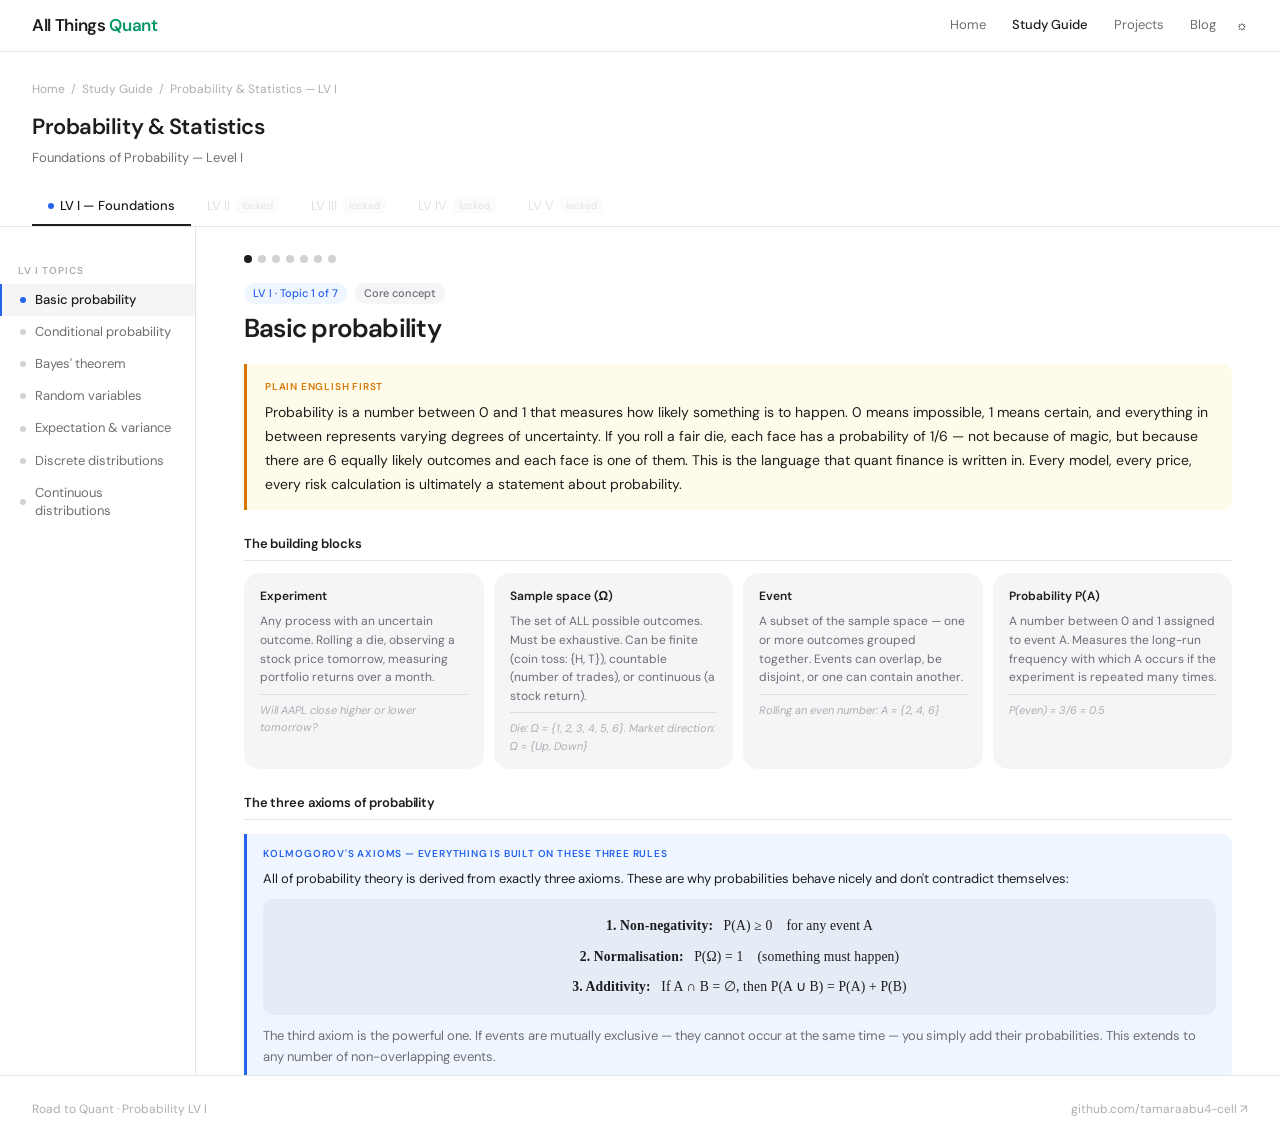
<file: study-guide/Probability & Statistics/probability-lv1.html>
<!DOCTYPE html>
<html lang="en" data-theme="dark">
<head>
<meta charset="UTF-8">
<meta name="viewport" content="width=device-width, initial-scale=1.0">
<link rel="preconnect" href="https://fonts.googleapis.com">
<link rel="preconnect" href="https://fonts.gstatic.com" crossorigin>
<link href="https://fonts.googleapis.com/css2?family=DM+Sans:wght@300;400;500;600;700&family=DM+Mono:wght@400;500&display=swap" rel="stylesheet">
<title>Probability &amp; Statistics LV I — Road to Quant</title>
<style>
.math{font-family:'Times New Roman',Georgia,serif;font-size:1.05em;letter-spacing:.01em}
.frac{display:inline-flex;flex-direction:column;align-items:center;vertical-align:middle;margin:0 4px}
.num{border-bottom:1.5px solid currentColor;padding:0 4px 2px;text-align:center}
.den{padding:2px 4px 0;text-align:center}
.big-paren{font-size:1.35em;vertical-align:middle;line-height:1}
.f-box{display:flex;align-items:center;justify-content:center;flex-wrap:wrap;gap:6px;background:rgba(0,0,0,.04);border-radius:10px;padding:16px 20px;margin-bottom:12px}
[data-theme="dark"] .f-box{background:rgba(255,255,255,.07)}

:root{--bg:#fff;--bg2:#f5f5f7;--bg3:#e8e8ed;--tx1:#1d1d1f;--tx2:#6e6e73;--tx3:#aeaeb2;--br:rgba(0,0,0,.10);--br2:rgba(0,0,0,.18);--green:#059669;--green-bg:#ecfdf5;--green-dk:#065f46;--amber:#d97706;--amber-bg:#fffbeb;--blue:#2563eb;--blue-bg:#eff6ff;--blue-dk:#1e40af;--purple:#7c3aed;--purple-bg:#f5f3ff;--red:#dc2626;--red-bg:#fff1f2}
[data-theme="dark"]{--bg:#1c1c1e;--bg2:#2c2c2e;--bg3:#3a3a3c;--tx1:#f5f5f7;--tx2:#98989d;--tx3:#636366;--br:rgba(255,255,255,.09);--br2:rgba(255,255,255,.16);--green-bg:#022c22;--green:#34d399;--green-dk:#6ee7b7;--amber-bg:#1c1200;--amber:#fbbf24;--blue-bg:#0d1b3e;--blue:#60a5fa;--blue-dk:#93c5fd;--purple-bg:#1e0e3e;--purple:#a78bfa;--red-bg:#1c0505;--red:#f87171}

*,*::before,*::after{box-sizing:border-box;margin:0;padding:0}
body{font-family:'DM Sans',-apple-system,BlinkMacSystemFont,'Segoe UI',sans-serif;background:var(--bg);color:var(--tx1);font-size:15px;line-height:1.6;-webkit-font-smoothing:antialiased}
a{color:inherit;text-decoration:none}
button{font-family:inherit;cursor:pointer;border:none;background:none}

.nav{position:sticky;top:0;z-index:200;background:rgba(255,255,255,.82);backdrop-filter:saturate(180%) blur(20px);-webkit-backdrop-filter:saturate(180%) blur(20px);border-bottom:.5px solid var(--br);height:52px;display:flex;align-items:center;padding:0 32px;gap:8px}
[data-theme="dark"] .nav{background:rgba(28,28,30,.82)}
.nav-logo{font-size:17px;font-weight:600;letter-spacing:-.02em;margin-right:auto}
.nav-logo span{color:var(--green)}
.nav-links{display:flex;gap:2px}
.nav-link{padding:6px 12px;font-size:13px;color:var(--tx2);border-radius:10px;transition:background .15s,color .15s}
.nav-link:hover{background:var(--bg2);color:var(--tx1)}
.nav-link.active{color:var(--tx1);font-weight:500}
.nav-divider{width:.5px;height:20px;background:var(--br2);margin:0 6px}
.icon-btn{width:32px;height:32px;border-radius:10px;display:flex;align-items:center;justify-content:center;color:var(--tx2);font-size:15px;transition:background .15s,color .15s;border:.5px solid transparent}
.icon-btn:hover{background:var(--bg2);color:var(--tx1);border-color:var(--br)}
.icon-btn.active{background:var(--bg2);border-color:var(--br2)}

.page-header{padding:28px 32px 0;border-bottom:.5px solid var(--br)}
.breadcrumb{display:flex;align-items:center;gap:6px;font-size:12px;color:var(--tx3);margin-bottom:10px}
.breadcrumb a:hover{color:var(--tx1)}
.page-title{font-size:22px;font-weight:600;letter-spacing:-.02em;margin-bottom:4px}
.page-sub{font-size:13px;color:var(--tx2);margin-bottom:18px}
.lv-tabs{display:flex}
.lv-tab{padding:10px 16px;font-size:13px;cursor:pointer;color:var(--tx3);border-bottom:2px solid transparent;margin-bottom:-.5px;background:none;border-top:none;border-left:none;border-right:none;transition:color .15s;display:flex;align-items:center;gap:6px}
.lv-tab.active{color:var(--tx1);font-weight:500;border-bottom-color:var(--tx1)}
.lv-tab.locked{opacity:.35;cursor:default}
.lv-pip{width:6px;height:6px;border-radius:50%;background:var(--blue)}
.lv-badge{font-size:10px;padding:1px 6px;border-radius:4px;background:var(--bg2);color:var(--tx3)}

.study-shell{display:flex;min-height:calc(100vh - 52px)}
.study-sidebar{width:196px;flex-shrink:0;border-right:.5px solid var(--br);padding:20px 0;position:sticky;top:52px;height:calc(100vh - 52px);overflow-y:auto;background:var(--bg)}
.sb-label{font-size:10px;font-weight:600;text-transform:uppercase;letter-spacing:.1em;color:var(--tx3);padding:8px 18px 5px}
.sb-item{display:flex;align-items:center;gap:9px;padding:7px 18px;font-size:13px;color:var(--tx2);cursor:pointer;border-left:2px solid transparent;background:none;width:100%;text-align:left;transition:color .12s,background .12s;line-height:1.4}
.sb-item:hover{color:var(--tx1);background:var(--bg2)}
.sb-item.active{color:var(--tx1);font-weight:500;border-left-color:var(--blue);background:var(--bg2)}
.sb-dot{width:6px;height:6px;border-radius:50%;background:var(--br2);flex-shrink:0}
.sb-item.active .sb-dot{background:var(--blue)}
.sb-item.done .sb-dot{background:var(--blue);opacity:.4}
.study-content{flex:1;padding:28px 48px 64px;overflow-y:auto;max-height:calc(100vh - 52px)}
.study-shell.book-mode .study-sidebar{display:none}
.study-shell.book-mode .study-content{column-count:2;column-gap:52px;column-rule:.5px solid var(--br);padding:28px 52px 64px}
.study-shell.book-mode .study-content>*{break-inside:avoid}

.progress-pips{display:flex;gap:6px;margin-bottom:20px}
.pip{width:8px;height:8px;border-radius:50%;cursor:pointer;transition:transform .15s;padding:0}
.pip:hover{transform:scale(1.4)}
.topic-eyebrow{display:flex;align-items:center;gap:8px;margin-bottom:10px}
.topic-title-lg{font-size:26px;font-weight:600;letter-spacing:-.03em;margin-bottom:20px;line-height:1.15}
.badge{display:inline-block;font-size:11px;padding:2px 9px;border-radius:980px;font-weight:500}
.badge-blue{background:var(--blue-bg);color:var(--blue)}
.badge-subtle{background:var(--bg2);color:var(--tx2)}
.peb{background:var(--amber-bg);border-left:3px solid var(--amber);border-radius:0 10px 10px 0;padding:14px 18px;margin-bottom:24px;font-size:14px;line-height:1.7}
.peb-label{font-size:10px;font-weight:600;text-transform:uppercase;letter-spacing:.08em;color:var(--amber);margin-bottom:6px}
.sh{font-size:13px;font-weight:600;color:var(--tx1);margin:24px 0 12px;padding-bottom:5px;border-bottom:.5px solid var(--br);letter-spacing:-.01em}
.fc-grid{display:grid;grid-template-columns:repeat(auto-fill,minmax(200px,1fr));gap:10px;margin-bottom:18px}
.fc{background:var(--bg2);border-radius:16px;padding:14px 16px}
.fc-term{font-size:12px;font-weight:600;margin-bottom:6px}
.fc-def{font-size:12px;color:var(--tx2);line-height:1.55}
.fc-eg{font-size:11px;color:var(--tx3);margin-top:7px;padding-top:7px;border-top:.5px solid var(--br);font-style:italic}
.f-label{font-size:11px;color:var(--tx3);text-align:center;margin-bottom:4px;font-style:italic}
.vt{width:100%;font-size:13px;border-collapse:collapse;margin-bottom:18px}
.vt td{padding:6px 10px;border-bottom:.5px solid var(--br);vertical-align:top}
.vt td:first-child{font-family:'DM Mono','Courier New',monospace;font-weight:500;color:var(--blue);width:60px;font-size:12px}
.vt td:last-child{color:var(--tx2)}
.vt tr:last-child td{border-bottom:none}
.rt{width:100%;font-size:13px;border-collapse:collapse;margin:10px 0 18px}
.rt th{padding:7px 10px;background:var(--bg2);font-weight:500;font-size:11px;text-align:left;border-bottom:.5px solid var(--br2);color:var(--tx2)}
.rt td{padding:7px 10px;border-bottom:.5px solid var(--br)}
.rt tr:last-child td{border-bottom:none}
.worked{background:var(--bg2);border:.5px solid var(--br);border-radius:16px;padding:18px 20px;margin:14px 0 18px;break-inside:avoid}
.worked-title{font-size:12px;font-weight:600;margin-bottom:10px;padding-bottom:8px;border-bottom:.5px solid var(--br)}
.worked-body{font-size:13px;color:var(--tx2);line-height:1.7}
.worked-math{font-family:'DM Mono','Courier New',monospace;background:var(--bg);border-radius:8px;padding:10px 14px;margin:8px 0;font-size:13px;overflow-x:auto;white-space:pre-wrap}
.worked-conclusion{font-size:12px;color:var(--tx3);margin-top:8px;font-style:italic}
.insight{background:var(--blue-bg);border-left:3px solid var(--blue);border-radius:0 10px 10px 0;padding:12px 16px;margin:14px 0;font-size:13px;line-height:1.65;break-inside:avoid}
.insight-lbl{font-size:10px;font-weight:600;text-transform:uppercase;letter-spacing:.08em;color:var(--blue);margin-bottom:5px}
.qbox{background:var(--purple-bg);border-radius:16px;padding:16px 18px;margin-top:18px;break-inside:avoid}
.qbox-lbl{font-size:10px;font-weight:600;text-transform:uppercase;letter-spacing:.08em;color:var(--purple);margin-bottom:8px}
.qbox-body{font-size:12px;color:var(--tx2);line-height:1.6;margin-bottom:10px}
.qtag{display:inline-block;font-size:11px;padding:3px 9px;border-radius:980px;background:var(--purple-bg);color:var(--purple);border:.5px solid rgba(124,58,237,.2);margin:2px}

.calc-block{background:var(--bg2);border-radius:16px;padding:20px;margin-bottom:18px;break-inside:avoid}
.calc-row{display:flex;align-items:center;gap:12px;margin-bottom:10px}
.calc-lbl{font-size:12px;color:var(--tx2);min-width:120px}
.calc-out{font-size:13px;font-weight:600;color:var(--tx1);min-width:70px;text-align:right}
input[type=range]{flex:1;-webkit-appearance:none;height:3px;border-radius:2px;background:var(--bg3);outline:none;cursor:pointer}
input[type=range]::-webkit-slider-thumb{-webkit-appearance:none;width:17px;height:17px;border-radius:50%;background:var(--tx1);cursor:pointer}
input[type=range]::-moz-range-thumb{width:17px;height:17px;border-radius:50%;background:var(--tx1);border:none;cursor:pointer}
.result-strip{display:flex;align-items:baseline;gap:10px;border-radius:10px;padding:14px 18px;margin-top:12px}
.result-lbl{font-size:12px}
.result-val{font-size:30px;font-weight:600;letter-spacing:-.03em}
.results-3{display:grid;grid-template-columns:repeat(3,1fr);gap:10px;margin-top:12px}
.r3{border-radius:10px;padding:12px 14px}
.r3-lbl{font-size:11px;margin-bottom:4px}
.r3-val{font-size:20px;font-weight:600;letter-spacing:-.02em}

.topic-nav{display:flex;gap:10px;margin-top:32px;padding-top:24px;border-top:.5px solid var(--br)}
.tn-btn{padding:8px 18px;font-size:13px;font-weight:500;border-radius:980px;border:.5px solid var(--br2);background:var(--bg);color:var(--tx1);cursor:pointer;transition:background .15s}
.tn-btn:hover{background:var(--bg2)}
.tn-btn.primary{background:var(--tx1);color:var(--bg);border-color:var(--tx1)}
.tn-btn.primary:hover{opacity:.85}
.footer{border-top:.5px solid var(--br);padding:24px 32px;display:flex;align-items:center;justify-content:space-between;font-size:12px;color:var(--tx3)}
.footer a:hover{color:var(--tx1)}
@media(max-width:700px){.study-sidebar{display:none}.study-content{padding:20px 20px 48px}.nav{padding:0 16px}.page-header{padding:20px 16px 0}.study-shell.book-mode .study-content{column-count:1;padding:20px}.results-3{grid-template-columns:1fr}}
</style>
</head>
<body>

<nav class="nav">
  <a href="index.html" class="nav-logo">All Things <span>Quant</span></a>
  <div class="nav-links">
    <a class="nav-link" href="../../index.html">Home</a>
    <a class="nav-link active" href="../study-guide.html">Study Guide</a>
    <a class="nav-link" href="../../projects/projects.html">Projects</a>
    <a class="nav-link" href="../../blog/blog.html">Blog</a>
 </div>
  <button class="theme-btn" onclick="toggleTheme()" title="Toggle theme">&#9788;</button>
</nav>

<div class="page-header">
  <div class="breadcrumb">
    <a href="../../index.html">Home</a><span>/</span>
    <a href="../study-guide.html">Study Guide</a><span>/</span>
    <span>Probability &amp; Statistics &mdash; LV I</span>
  </div>
  <div class="page-title">Probability &amp; Statistics</div>
  <div class="page-sub">Foundations of Probability &mdash; Level I</div>
  <div class="lv-tabs">
    <button class="lv-tab active"><div class="lv-pip"></div>LV I &mdash; Foundations</button>
    <button class="lv-tab locked">LV II <span class="lv-badge">locked</span></button>
    <button class="lv-tab locked">LV III <span class="lv-badge">locked</span></button>
    <button class="lv-tab locked">LV IV <span class="lv-badge">locked</span></button>
    <button class="lv-tab locked">LV V <span class="lv-badge">locked</span></button>
  </div>
</div>

<div class="study-shell" id="shell">
  <aside class="study-sidebar">
    <div class="sb-label" style="margin-top:8px">LV I Topics</div>
    <button class="sb-item active" onclick="go(0)"><div class="sb-dot"></div>Basic probability</button>
    <button class="sb-item" onclick="go(1)"><div class="sb-dot"></div>Conditional probability</button>
    <button class="sb-item" onclick="go(2)"><div class="sb-dot"></div>Bayes' theorem</button>
    <button class="sb-item" onclick="go(3)"><div class="sb-dot"></div>Random variables</button>
    <button class="sb-item" onclick="go(4)"><div class="sb-dot"></div>Expectation &amp; variance</button>
    <button class="sb-item" onclick="go(5)"><div class="sb-dot"></div>Discrete distributions</button>
    <button class="sb-item" onclick="go(6)"><div class="sb-dot"></div>Continuous distributions</button>
  </aside>
  <main class="study-content" id="content"></main>
</div>

<footer class="footer">
  <span>Road to Quant &middot; Probability LV I</span>
  <a href="https://github.com/tamaraabu4-cell/quant-study-notes" target="_blank">github.com/tamaraabu4-cell &nearr;</a>
</footer>

<script>
const T = [

/* ── 0  BASIC PROBABILITY ── */
{
title:"Basic probability",
peb:"Probability is a number between 0 and 1 that measures how likely something is to happen. 0 means impossible, 1 means certain, and everything in between represents varying degrees of uncertainty. If you roll a fair die, each face has a probability of 1/6 &mdash; not because of magic, but because there are 6 equally likely outcomes and each face is one of them. This is the language that quant finance is written in. Every model, every price, every risk calculation is ultimately a statement about probability.",
html:`
<div class="sh">The building blocks</div>
<div class="fc-grid">
  <div class="fc"><div class="fc-term">Experiment</div><div class="fc-def">Any process with an uncertain outcome. Rolling a die, observing a stock price tomorrow, measuring portfolio returns over a month.</div><div class="fc-eg">Will AAPL close higher or lower tomorrow?</div></div>
  <div class="fc"><div class="fc-term">Sample space (&Omega;)</div><div class="fc-def">The set of ALL possible outcomes. Must be exhaustive. Can be finite (coin toss: {H, T}), countable (number of trades), or continuous (a stock return).</div><div class="fc-eg">Die: &Omega; = {1, 2, 3, 4, 5, 6}. Market direction: &Omega; = {Up, Down}</div></div>
  <div class="fc"><div class="fc-term">Event</div><div class="fc-def">A subset of the sample space &mdash; one or more outcomes grouped together. Events can overlap, be disjoint, or one can contain another.</div><div class="fc-eg">Rolling an even number: A = {2, 4, 6}</div></div>
  <div class="fc"><div class="fc-term">Probability P(A)</div><div class="fc-def">A number between 0 and 1 assigned to event A. Measures the long-run frequency with which A occurs if the experiment is repeated many times.</div><div class="fc-eg">P(even) = 3/6 = 0.5</div></div>
</div>

<div class="sh">The three axioms of probability</div>
<div class="insight">
  <div class="insight-lbl">Kolmogorov's axioms &mdash; everything is built on these three rules</div>
  <p>All of probability theory is derived from exactly three axioms. These are why probabilities behave nicely and don't contradict themselves:</p>
  <div class="f-box" style="margin:10px 0;flex-direction:column;gap:8px">
    <span class="math"><strong>1. Non-negativity:</strong>&ensp; P(A) &ge; 0 &ensp; for any event A</span>
    <span class="math"><strong>2. Normalisation:</strong>&ensp; P(&Omega;) = 1 &ensp; (something must happen)</span>
    <span class="math"><strong>3. Additivity:</strong>&ensp; If A &cap; B = &empty;, then P(A &cup; B) = P(A) + P(B)</span>
  </div>
  <p style="font-size:13px;color:var(--tx2);margin-top:8px">The third axiom is the powerful one. If events are mutually exclusive &mdash; they cannot occur at the same time &mdash; you simply add their probabilities. This extends to any number of non-overlapping events.</p>
</div>

<div class="sh">Equally likely outcomes</div>
<div class="f-label">When all outcomes in &Omega; are equally likely</div>
<div class="f-box"><span class="math">P(A) = <span class="frac"><span class="num">|A|</span><span class="den">|&Omega;|</span></span> = <span class="frac"><span class="num">favourable outcomes</span><span class="den">total outcomes</span></span></span></div>

<div class="sh">Complements, unions, and intersections</div>
<div class="fc-grid">
  <div class="fc"><div class="fc-term">Complement (A<sup>c</sup>)</div><div class="fc-def">Everything NOT in A. P(A<sup>c</sup>) = 1 &minus; P(A). Often the easiest way to calculate a probability is to find the complement and subtract from 1.</div><div class="fc-eg">P(stock goes up) = 0.55 &rarr; P(not up) = 0.45</div></div>
  <div class="fc"><div class="fc-term">Union (A &cup; B)</div><div class="fc-def">A OR B (or both). P(A &cup; B) = P(A) + P(B) &minus; P(A &cap; B). You subtract the overlap to avoid double-counting.</div><div class="fc-eg">P(even OR &gt;4) = P({2,4,6}) + P({5,6}) &minus; P({6})</div></div>
  <div class="fc"><div class="fc-term">Intersection (A &cap; B)</div><div class="fc-def">A AND B simultaneously. The overlap. If events are independent: P(A &cap; B) = P(A) &times; P(B).</div><div class="fc-eg">P(heads AND heads) = 0.5 &times; 0.5 = 0.25</div></div>
  <div class="fc"><div class="fc-term">Mutually exclusive</div><div class="fc-def">Events that CANNOT occur together &mdash; P(A &cap; B) = 0. If mutually exclusive, P(A &cup; B) = P(A) + P(B). No overlap to subtract.</div><div class="fc-eg">Rolling a 3 and rolling a 5 on a single throw</div></div>
</div>

<div class="sh">The inclusion-exclusion formula</div>
<div class="f-label">General addition rule &mdash; prevents double counting</div>
<div class="f-box"><span class="math">P(A &cup; B) = P(A) + P(B) &minus; P(A &cap; B)</span></div>

<div class="sh">Worked example</div>
<div class="worked">
  <div class="worked-title">Example &mdash; probability of drawing a heart or a face card</div>
  <div class="worked-body">
    <p>A standard deck has 52 cards. Hearts = 13 cards. Face cards (J, Q, K) = 12 cards. Face cards that are hearts = 3.</p>
    <div class="worked-math">P(heart) = 13/52 = 0.250
P(face)  = 12/52 = 0.231
P(heart AND face) = 3/52 = 0.058

P(heart OR face) = 0.250 + 0.231 - 0.058 = 0.423</div>
    <p class="worked-conclusion">About 42.3% of cards are either hearts or face cards. Without subtracting the overlap, we would double-count the 3 face-card hearts and get 48.1% &mdash; wrong.</p>
  </div>
</div>

<div class="qbox">
  <div class="qbox-lbl">Why quants care</div>
  <p class="qbox-body">Markets are uncertain and probability provides a consistent way to reason under that uncertainty. It helps separate signal from random noise, enables thinking in expected outcomes rather than predictions, and forms the basis of all risk measurement. Every later concept &mdash; distributions, stochastic processes, pricing models &mdash; is built on these axioms. Value at Risk asks "what is the probability losses exceed X?" Option pricing is the expected payoff under a probability distribution. The axioms are the grammar of the language.</p>
  <span class="qtag">Value at Risk</span><span class="qtag">Option pricing</span><span class="qtag">Risk modelling</span><span class="qtag">Portfolio theory</span>
</div>`
},

/* ── 1  CONDITIONAL PROBABILITY ── */
{
title:"Conditional probability",
peb:"Conditional probability answers the question: does knowing something change how likely something else is? If the market was volatile today, is the probability of negative returns still the same as on a normal day &mdash; or has it changed? P(A|B) reads 'the probability of A given that B has already happened.' When we condition on B, we shrink our universe to only the outcomes where B happened, and then ask: within that smaller universe, how often does A also occur? This is perhaps the single most important concept in probability &mdash; it is how quants model contagion, correlation, and regime-dependent behaviour.",
html:`
<div class="sh">The definition</div>
<div class="f-label">Conditional probability &mdash; updating probability with new information</div>
<div class="f-box"><span class="math">P(A|B) = <span class="frac"><span class="num">P(A &cap; B)</span><span class="den">P(B)</span></span></span></div>
<table class="vt">
  <tr><td>P(A|B)</td><td>Probability of A given that B has occurred &mdash; read "A given B"</td></tr>
  <tr><td>P(A&cap;B)</td><td>Probability that both A and B occur</td></tr>
  <tr><td>P(B)</td><td>Probability that B occurs &mdash; must be greater than 0</td></tr>
</table>

<div class="sh">Shrinking the sample space</div>
<p style="font-size:14px;color:var(--tx2);line-height:1.7;margin-bottom:16px">This is the most important conceptual insight. When we condition on B, we restrict the sample space to only outcomes where B happens. Instead of looking at all possible outcomes, we look only inside event B, and ask: within B, how often does A also occur? The original universe shrinks to the "B region" &mdash; and conditional probability measures A's share of that region.</p>

<div class="sh">The multiplication rule</div>
<div class="f-label">Rearranging the conditional probability formula</div>
<div class="f-box"><span class="math">P(A &cap; B) = P(A|B) &times; P(B) = P(B|A) &times; P(A)</span></div>
<p style="font-size:13px;color:var(--tx2);line-height:1.65;margin-bottom:16px">This is how you calculate joint probabilities when events are NOT independent. Decompose the probability of both happening into a chain: probability of the first, multiplied by the probability of the second given the first. This identity is foundational for Bayes' theorem, joint probability models, and ML likelihood functions.</p>

<div class="sh">Independence &mdash; when conditioning changes nothing</div>
<div class="fc-grid">
  <div class="fc"><div class="fc-term">Independent events</div><div class="fc-def">P(A|B) = P(A). Knowing B gives zero information about A. The multiplication shortcut applies: P(A &cap; B) = P(A) &times; P(B).</div><div class="fc-eg">Two successive fair coin flips &mdash; the first has no effect on the second</div></div>
  <div class="fc"><div class="fc-term">Dependent events</div><div class="fc-def">Knowing B changes the probability of A. Most real-world financial events are dependent. Stock returns across correlated sectors, default probabilities within the same industry.</div><div class="fc-eg">P(bank B defaults | bank A defaults) &gt; P(bank B defaults)</div></div>
  <div class="fc"><div class="fc-term">Common mistake</div><div class="fc-def">Assuming independence when events are dependent. The 2008 crisis was partly caused by models that assumed mortgage defaults were independent &mdash; they were catastrophically correlated.</div><div class="fc-eg">CDO pricing assumed low default correlation</div></div>
</div>

<div class="sh">Worked example</div>
<div class="worked">
  <div class="worked-title">Example &mdash; negative returns on volatile days</div>
  <div class="worked-body">
    <p>Over 100 trading days: 40 days were volatile (B). On 25 of those volatile days, returns were negative (A &cap; B).</p>
    <div class="worked-math">P(negative | volatile) = P(A &cap; B) / P(B)
                        = 25/100 &divide; 40/100
                        = 25/40
                        = 0.625 = 62.5%</div>
    <p class="worked-conclusion">Given volatility, the probability of negative returns is 62.5% &mdash; much higher than the unconditional probability. This is exactly the kind of conditional analysis quants do daily.</p>
  </div>
</div>

<div class="sh">The law of total probability</div>
<div class="f-label">If B<sub>1</sub>, B<sub>2</sub>, &hellip;, B<sub>n</sub> partition the sample space</div>
<div class="f-box"><span class="math">P(A) = &Sigma;<sub>i</sub> P(A|B<sub>i</sub>) &middot; P(B<sub>i</sub>)</span></div>
<p style="font-size:13px;color:var(--tx2);line-height:1.65;margin-bottom:16px">Split the world into scenarios (the B<sub>i</sub>'s), compute P(A) in each scenario, and take the weighted average. A market crash could occur because of recession, geopolitical shock, or financial crisis &mdash; each scenario contributes some probability. The total probability considers all paths.</p>

<div class="qbox">
  <div class="qbox-lbl">Foundation for all quant modelling</div>
  <p class="qbox-body">Quants constantly think in conditional terms: probability of loss given high volatility, expected return given market regime, probability of default given credit downgrade. Factor models condition returns on market factors. Regime-switching models condition volatility on the current state. Even machine learning is fundamentally modelling P(y|X) &mdash; the conditional probability of the target given features. Modern quant models are essentially layers of conditional probability.</p>
  <span class="qtag">Regime-switching models</span><span class="qtag">Credit risk</span><span class="qtag">Factor conditioning</span><span class="qtag">Machine learning P(y|X)</span>
</div>`
},

/* ── 2  BAYES' THEOREM ── */
{
title:"Bayes' theorem",
peb:"Bayes' theorem answers one of the most practical questions in the world: how should I update my beliefs when I receive new evidence? You start with a prior belief &mdash; maybe a 10% chance the economy enters recession. Then you observe data &mdash; unemployment ticks up. Bayes' theorem tells you the mathematically correct way to update that 10% to a new number that accounts for the evidence. It works like this: Prior + Evidence = Posterior. The formula flips conditional probabilities &mdash; instead of asking 'what is the probability of this evidence given a cause?' it asks 'given the evidence, what is the probability the cause was responsible?'",
html:`
<div class="sh">The formula</div>
<div class="f-label">Bayes' theorem &mdash; inverting conditional probabilities</div>
<div class="f-box"><span class="math">P(H|E) = <span class="frac"><span class="num">P(E|H) &middot; P(H)</span><span class="den">P(E)</span></span></span></div>
<table class="vt">
  <tr><td>P(H|E)</td><td>Posterior &mdash; updated probability of hypothesis H after observing evidence E</td></tr>
  <tr><td>P(H)</td><td>Prior &mdash; your belief about H before seeing evidence</td></tr>
  <tr><td>P(E|H)</td><td>Likelihood &mdash; probability of seeing this evidence IF H is true</td></tr>
  <tr><td>P(E)</td><td>Marginal likelihood &mdash; total probability of observing E under all hypotheses</td></tr>
</table>

<div class="insight">
  <div class="insight-lbl">The belief update cycle</div>
  <p style="text-align:center;font-size:14px;margin:8px 0"><strong>Prior</strong> &ensp;&xrarr;&ensp; <strong>Evidence</strong> &ensp;&xrarr;&ensp; <strong>Posterior</strong></p>
  <p style="font-size:13px;color:var(--tx2)">The posterior from one round of evidence becomes the prior for the next round. As more data arrives, beliefs are continuously refined. This is the core of statistical inference and how Bayesian trading strategies update signal strength in real time.</p>
</div>

<div class="sh">The intuition</div>
<div class="fc-grid">
  <div class="fc"><div class="fc-term">Prior P(H)</div><div class="fc-def">What you believed before seeing the data. Based on historical rates, domain knowledge, or previous analysis. The starting point.</div><div class="fc-eg">"I think there is a 20% chance this stock is undervalued"</div></div>
  <div class="fc"><div class="fc-term">Likelihood P(E|H)</div><div class="fc-def">How well the evidence fits your hypothesis. If the hypothesis is true, how likely would you be to see this particular data?</div><div class="fc-eg">"If it IS undervalued, earnings beats like this happen 80% of the time"</div></div>
  <div class="fc"><div class="fc-term">Posterior P(H|E)</div><div class="fc-def">Your updated belief after combining prior with evidence. This becomes the new prior when more data arrives.</div><div class="fc-eg">"After the earnings beat, I now think 55% chance it is undervalued"</div></div>
  <div class="fc"><div class="fc-term">Why humans fail at this</div><div class="fc-def">Humans often ignore base rates (priors). A rare event with a strong signal still has a low posterior if the prior is low enough. Bayes forces us to account for base rates and prevents reasoning errors.</div><div class="fc-eg">A 95% accurate test for a 1% disease &mdash; most positives are false</div></div>
</div>

<div class="sh">Worked example</div>
<div class="worked">
  <div class="worked-title">Example &mdash; a medical test for a rare disease</div>
  <div class="worked-body">
    <p>A disease affects 1% of the population. A test has a 95% true positive rate and a 3% false positive rate. You test positive. What is the probability you actually have the disease?</p>
    <div class="worked-math">P(disease)    = 0.01     (prior)
P(+|disease)  = 0.95     (sensitivity)
P(+|healthy)  = 0.03     (false positive rate)

P(+) = P(+|disease)&middot;P(disease) + P(+|healthy)&middot;P(healthy)
     = 0.95 &times; 0.01 + 0.03 &times; 0.99
     = 0.0095 + 0.0297 = 0.0392

P(disease|+) = 0.0095 / 0.0392 = 0.242 = 24.2%</div>
    <p class="worked-conclusion">Despite a 95% accurate test, a positive result only means a 24.2% chance of disease. The low base rate (1%) means most positives are false positives. This is the base rate fallacy &mdash; one of the most common errors in probabilistic reasoning.</p>
  </div>
</div>

<div class="sh">Live Bayes calculator</div>
<div class="calc-block">
  <div class="calc-row"><span class="calc-lbl">Prior P(H) %</span><input type="range" min="1" max="50" step="1" value="10" id="bay-prior"><span class="calc-out" id="bay-prior-v">10%</span></div>
  <div class="calc-row"><span class="calc-lbl">Sensitivity P(E|H) %</span><input type="range" min="50" max="99" step="1" value="95" id="bay-sens"><span class="calc-out" id="bay-sens-v">95%</span></div>
  <div class="calc-row"><span class="calc-lbl">False positive %</span><input type="range" min="1" max="30" step="1" value="5" id="bay-fp"><span class="calc-out" id="bay-fp-v">5%</span></div>
  <div class="result-strip" style="background:var(--blue-bg)"><span class="result-lbl" style="color:var(--blue)">Posterior P(H|E)</span><span class="result-val" style="color:var(--blue-dk)" id="bay-result">&mdash;</span></div>
</div>

<div class="sh">Using Bayes in quant finance</div>
<div class="worked">
  <div class="worked-title">Example &mdash; is the market in a recession given high volatility?</div>
  <div class="worked-body">
    <p>We want P(Recession | High Volatility). We know: P(Recession) = 0.15, P(High Vol | Recession) = 0.80, P(High Vol) = 0.30.</p>
    <div class="worked-math">P(Recession | High Vol) = P(High Vol | Recession) &times; P(Recession) / P(High Vol)
                          = 0.80 &times; 0.15 / 0.30
                          = 0.12 / 0.30
                          = 0.40 = 40%</div>
    <p class="worked-conclusion">High volatility doubles our estimate of recession probability from 15% to 40%. Bayes lets us combine separate pieces of information into a coherent updated belief.</p>
  </div>
</div>

<div class="qbox">
  <div class="qbox-lbl">Central to quantitative trading</div>
  <p class="qbox-body">Black-Litterman portfolio optimisation is literally Bayes' theorem applied to asset allocation &mdash; combining market equilibrium (prior) with investor views (evidence) to produce optimal weights (posterior). Bayesian signal processing updates trading signal strength as new data arrives. Spam filters, fraud detection, and NLP classifiers are all Bayesian at their core. Every time a quant model updates a parameter estimate with new data, it is performing Bayesian inference.</p>
  <span class="qtag">Black-Litterman</span><span class="qtag">Signal updating</span><span class="qtag">Bayesian estimation</span><span class="qtag">Classification</span>
</div>`
},

/* ── 3  RANDOM VARIABLES ── */
{
title:"Random variables",
peb:"A random variable is a number that depends on the outcome of a random experiment. If you roll a die, the number that comes up is a random variable &mdash; you do not know what it will be in advance, but you know all the possible values and how likely each one is. This is how probability moves from abstract events ('rolling an even number') to concrete numbers you can compute with. Stock returns, portfolio values, option payoffs &mdash; these are all random variables, and everything in quant finance is about understanding their behaviour.",
html:`
<div class="sh">Discrete vs continuous</div>
<div class="fc-grid">
  <div class="fc"><div class="fc-term">Discrete random variable</div><div class="fc-def">Takes countable values &mdash; you can list them. Each value has a specific probability. The probabilities must sum to 1.</div><div class="fc-eg">Number of trades in a day: X = 0, 1, 2, 3, &hellip;</div></div>
  <div class="fc"><div class="fc-term">Continuous random variable</div><div class="fc-def">Takes any value in a range &mdash; cannot list them all. The probability of any single exact value is 0. Probabilities are measured over intervals.</div><div class="fc-eg">Daily stock return: X = &minus;8.2%, 0.34%, 2.71%, &hellip; any real number</div></div>
  <div class="fc"><div class="fc-term">PMF &mdash; probability mass function</div><div class="fc-def">For discrete variables. P(X = x) gives the probability of each specific value. Looks like a bar chart &mdash; each bar is the probability of that value.</div><div class="fc-eg">Die: P(X=1) = P(X=2) = &hellip; = P(X=6) = 1/6</div></div>
  <div class="fc"><div class="fc-term">PDF &mdash; probability density function</div><div class="fc-def">For continuous variables. f(x) gives the density, NOT the probability. Probability = area under the curve over an interval. Total area = 1.</div><div class="fc-eg">Normal distribution bell curve &mdash; height is density, area is probability</div></div>
</div>

<div class="sh">The CDF &mdash; cumulative distribution function</div>
<div class="f-label">Works for both discrete and continuous variables</div>
<div class="f-box"><span class="math">F(x) = P(X &le; x)</span></div>
<p style="font-size:13px;color:var(--tx2);line-height:1.65;margin-bottom:16px">The CDF gives the probability that X takes a value less than or equal to x. It starts at 0 (for x &rarr; &minus;&infin;), ends at 1 (for x &rarr; +&infin;), and never decreases. For continuous variables, the CDF is the integral of the PDF: F(x) = &int;<sub>&minus;&infin;</sub><sup>x</sup> f(t) dt.</p>

<div class="sh">Key properties</div>
<table class="rt">
  <thead><tr><th>Property</th><th>Discrete</th><th>Continuous</th></tr></thead>
  <tbody>
    <tr><td>Probability of exact value</td><td>P(X = x) = p(x) &gt; 0</td><td>P(X = x) = 0 always</td></tr>
    <tr><td>Probability over range</td><td>&Sigma; p(x<sub>i</sub>)</td><td>&int; f(x) dx = area under curve</td></tr>
    <tr><td>Must sum/integrate to</td><td>&Sigma; p(x) = 1</td><td>&int; f(x) dx = 1</td></tr>
    <tr><td>CDF shape</td><td>Step function (jumps)</td><td>Smooth curve</td></tr>
  </tbody>
</table>

<div class="sh">Worked example</div>
<div class="worked">
  <div class="worked-title">Example &mdash; profit from a simple bet</div>
  <div class="worked-body">
    <p>You bet &pound;10 on a coin flip. Heads: win &pound;10. Tails: lose &pound;10. Define X as your profit.</p>
    <div class="worked-math">X = +10  with probability 0.5
X = -10  with probability 0.5

PMF:  P(X = 10) = 0.5,  P(X = -10) = 0.5
CDF:  F(-10) = 0.5,  F(10) = 1.0</div>
    <p class="worked-conclusion">X is a discrete random variable with two possible values. This is the simplest possible model of a trading outcome &mdash; every more complex model builds from here.</p>
  </div>
</div>

<div class="qbox">
  <div class="qbox-lbl">Everything in quant finance is a random variable</div>
  <p class="qbox-body">A stock price is a continuous random variable. The number of trades per second is discrete. An option payoff max(S &minus; K, 0) is a function of a random variable. Portfolio return is a weighted sum of random variables. When a quant builds a model, they are choosing a probability distribution for a random variable and computing its properties. The entire field is the study of random variables and their interactions.</p>
  <span class="qtag">Return distributions</span><span class="qtag">Option payoffs</span><span class="qtag">Portfolio returns</span><span class="qtag">Stochastic processes (LV II)</span>
</div>`
},

/* ── 4  EXPECTATION & VARIANCE ── */
{
title:"Expectation &amp; variance",
peb:"If a random variable is like a number that could be many things, expectation is the single number that best summarises it &mdash; the probability-weighted average of all possible values. Variance tells you how spread out those values are around the average. Together they are the two most important numbers you can compute about any random variable. Expected return and variance of return are the exact two inputs to Markowitz mean-variance portfolio optimisation &mdash; the foundation of modern portfolio theory.",
html:`
<div class="sh">Expected value (mean)</div>
<div class="f-label">Discrete</div>
<div class="f-box"><span class="math">E[X] = &Sigma;<sub>i</sub> x<sub>i</sub> &middot; P(X = x<sub>i</sub>)</span></div>
<div class="f-label">Continuous</div>
<div class="f-box"><span class="math">E[X] = &int;<sub>&minus;&infin;</sub><sup>&infin;</sup> x &middot; f(x) dx</span></div>
<p style="font-size:13px;color:var(--tx2);line-height:1.65;margin-bottom:16px">E[X] is the long-run average &mdash; if you repeated the experiment infinitely many times, the average outcome would converge to E[X]. It is NOT the most likely outcome &mdash; it is the probability-weighted centre of mass.</p>

<div class="sh">Key properties of expectation</div>
<div class="fc-grid">
  <div class="fc"><div class="fc-term">Linearity</div><div class="fc-def">E[aX + b] = aE[X] + b. Constants factor out, sums split. Works ALWAYS &mdash; even for dependent variables. The most important property.</div><div class="fc-eg">E[3X + 5] = 3E[X] + 5</div></div>
  <div class="fc"><div class="fc-term">Sum of expectations</div><div class="fc-def">E[X + Y] = E[X] + E[Y]. Always true regardless of dependence. This is why portfolio expected return = weighted sum of asset expected returns.</div><div class="fc-eg">E[r<sub>portfolio</sub>] = w<sub>1</sub>E[r<sub>1</sub>] + w<sub>2</sub>E[r<sub>2</sub>]</div></div>
  <div class="fc"><div class="fc-term">Expected value of a function</div><div class="fc-def">E[g(X)] = &Sigma; g(x<sub>i</sub>)P(x<sub>i</sub>) or &int; g(x)f(x)dx. Used to compute expected payoffs of derivatives.</div><div class="fc-eg">E[max(S&minus;K, 0)] = expected call option payoff</div></div>
</div>

<div class="sh">Variance and standard deviation</div>
<div class="f-label">Variance &mdash; average squared distance from the mean</div>
<div class="f-box"><span class="math">Var(X) = E[(X &minus; &mu;)<sup>2</sup>] = E[X<sup>2</sup>] &minus; (E[X])<sup>2</sup></span></div>
<div class="f-label">Standard deviation &mdash; same units as X</div>
<div class="f-box"><span class="math">&sigma; = &radic;Var(X)</span></div>

<div class="sh">Variance properties and covariance</div>
<div class="fc-grid">
  <div class="fc"><div class="fc-term">Var(aX + b) = a&sup2;Var(X)</div><div class="fc-def">Constants that multiply scale variance by their square. Adding a constant shifts the distribution without changing spread.</div></div>
  <div class="fc"><div class="fc-term">Var(X + Y)</div><div class="fc-def">= Var(X) + Var(Y) + 2Cov(X,Y). Only simplifies to Var(X) + Var(Y) when X and Y are independent.</div></div>
  <div class="fc"><div class="fc-term">Covariance</div><div class="fc-def">Cov(X,Y) = E[XY] &minus; E[X]E[Y]. Measures how two variables move together. Positive = same direction. Negative = opposite. Zero = uncorrelated.</div></div>
  <div class="fc"><div class="fc-term">Correlation</div><div class="fc-def">&rho; = Cov(X,Y) / (&sigma;<sub>X</sub>&sigma;<sub>Y</sub>). Normalised covariance between &minus;1 and +1. The key input to portfolio diversification.</div></div>
</div>

<div class="sh">Worked example</div>
<div class="worked">
  <div class="worked-title">Example &mdash; expected value and risk of a trading strategy</div>
  <div class="worked-body">
    <p>A strategy wins &pound;500 with probability 0.6 and loses &pound;400 with probability 0.4.</p>
    <div class="worked-math">E[X] = 500(0.6) + (-400)(0.4) = 300 - 160 = &pound;140

E[X&sup2;] = 500&sup2;(0.6) + 400&sup2;(0.4) = 150,000 + 64,000 = 214,000
Var(X) = 214,000 - 140&sup2; = 214,000 - 19,600 = 194,400
&sigma; = &radic;194,400 = &pound;441</div>
    <p class="worked-conclusion">Expected profit is &pound;140 per trade, but the standard deviation is &pound;441 &mdash; high volatility relative to the expected gain. The ratio 140/441 = 0.32 is a crude Sharpe-like measure: how much return per unit of risk.</p>
  </div>
</div>

<div class="sh">Live expected value calculator</div>
<div class="calc-block">
  <div class="calc-row"><span class="calc-lbl">Win amount (&pound;)</span><input type="range" min="100" max="2000" step="50" value="500" id="ev-win"><span class="calc-out" id="ev-win-v">&pound;500</span></div>
  <div class="calc-row"><span class="calc-lbl">Loss amount (&pound;)</span><input type="range" min="100" max="2000" step="50" value="400" id="ev-loss"><span class="calc-out" id="ev-loss-v">&pound;400</span></div>
  <div class="calc-row"><span class="calc-lbl">Win probability (%)</span><input type="range" min="10" max="90" step="1" value="60" id="ev-prob"><span class="calc-out" id="ev-prob-v">60%</span></div>
  <div class="results-3">
    <div class="r3" style="background:var(--blue-bg)"><div class="r3-lbl" style="color:var(--blue)">E[X]</div><div class="r3-val" style="color:var(--blue-dk)" id="ev-result">&mdash;</div></div>
    <div class="r3" style="background:var(--bg3)"><div class="r3-lbl" style="color:var(--tx2)">&sigma;</div><div class="r3-val" id="ev-sd">&mdash;</div></div>
    <div class="r3" style="background:var(--purple-bg)"><div class="r3-lbl" style="color:var(--purple)">E[X]/&sigma;</div><div class="r3-val" style="color:var(--purple)" id="ev-ratio">&mdash;</div></div>
  </div>
</div>

<div class="qbox">
  <div class="qbox-lbl">The two pillars of portfolio theory</div>
  <p class="qbox-body">Markowitz mean-variance optimisation uses exactly two inputs: expected return (E[X]) and variance (Var(X)). Portfolio expected return = weighted sum of asset returns (linearity of expectation). Portfolio variance depends on every pairwise covariance &mdash; this is where diversification comes from. When assets have negative covariance, combining them reduces portfolio variance below either individual asset's. The Sharpe ratio (E[r] / &sigma;) is the industry-standard measure of risk-adjusted return.</p>
  <span class="qtag">Markowitz optimisation</span><span class="qtag">Sharpe ratio</span><span class="qtag">Portfolio variance</span><span class="qtag">Covariance matrices</span>
</div>`
},

/* ── 5  DISCRETE DISTRIBUTIONS ── */
{
title:"Discrete distributions",
peb:"A probability distribution is a complete description of a random variable &mdash; every possible value and how likely each one is. In practice, the same handful of discrete distributions appear everywhere. The Bernoulli models a single yes/no outcome (did the trade win?). The Binomial counts how many successes in a fixed number of trials (how many of 20 trades were profitable?). The Geometric asks how long until the first success (how many trades until the first winner?). The Poisson counts rare events in a time window (how many crashes per decade?). Knowing which distribution to use and why is like knowing the right tool for the job.",
html:`
<div class="sh">Bernoulli distribution</div>
<div class="fc-grid">
  <div class="fc"><div class="fc-term">What it models</div><div class="fc-def">A single trial with two outcomes: success (1) with probability p, failure (0) with probability 1&minus;p. The simplest possible distribution. Every binary event is a Bernoulli trial.</div><div class="fc-eg">Did the trade profit? X = 1 (yes) or X = 0 (no)</div></div>
  <div class="fc"><div class="fc-term">Properties</div><div class="fc-def">E[X] = p. Var(X) = p(1&minus;p). Variance is maximised at p = 0.5 (maximum uncertainty) and zero at p = 0 or p = 1 (certainty).</div><div class="fc-eg">Win rate p = 0.55: E[X] = 0.55, Var = 0.2475</div></div>
</div>

<div class="sh">Binomial distribution</div>
<div class="f-label">Number of successes in n independent Bernoulli trials</div>
<div class="f-box"><span class="math">P(X = k) = <span class="frac"><span class="num">n!</span><span class="den">k!(n&minus;k)!</span></span> p<sup>k</sup>(1&minus;p)<sup>n&minus;k</sup></span></div>
<table class="vt">
  <tr><td>n</td><td>Number of independent trials</td></tr>
  <tr><td>k</td><td>Number of successes</td></tr>
  <tr><td>p</td><td>Probability of success on each trial</td></tr>
  <tr><td>E[X]</td><td>np</td></tr>
  <tr><td>Var(X)</td><td>np(1&minus;p)</td></tr>
</table>

<div class="worked">
  <div class="worked-title">Example &mdash; profitable trades out of 20</div>
  <div class="worked-body">
    <p>A strategy has a 55% win rate. Out of 20 trades, what is the probability of exactly 12 winners?</p>
    <div class="worked-math">P(X = 12) = C(20,12) &times; 0.55&sup1;&sup2; &times; 0.45&sup8;
           = 125970 &times; 0.000766 &times; 0.001686
           = 0.162 = 16.2%</div>
    <p class="worked-conclusion">The single most likely outcome (the mode) is 11 wins, with 12 wins close behind. The binomial captures the full range of uncertainty around a fixed win rate over a set number of trials.</p>
  </div>
</div>

<div class="sh">Geometric distribution</div>
<div class="f-label">Number of trials until the first success</div>
<div class="f-box"><span class="math">P(X = k) = (1&minus;p)<sup>k&minus;1</sup> &middot; p</span></div>
<div class="fc-grid">
  <div class="fc"><div class="fc-term">What it models</div><div class="fc-def">How many trials until the first success? The "waiting time" distribution. Memoryless &mdash; past failures do not change the probability of future success.</div><div class="fc-eg">How many trades until the first winner?</div></div>
  <div class="fc"><div class="fc-term">Properties</div><div class="fc-def">E[X] = 1/p. Var(X) = (1&minus;p)/p&sup2;. If p = 0.5, you expect to wait 2 trials on average. If p = 0.1, you expect to wait 10.</div><div class="fc-eg">With 55% win rate: E[X] = 1/0.55 &asymp; 1.8 trades</div></div>
  <div class="fc"><div class="fc-term">Memoryless property</div><div class="fc-def">P(X &gt; m + n | X &gt; m) = P(X &gt; n). If you have already failed m times, your expected remaining wait is the same as if you just started. The only discrete distribution with this property.</div></div>
</div>

<div class="sh">Poisson distribution</div>
<div class="f-label">Number of events in a fixed interval, rate &lambda; per interval</div>
<div class="f-box"><span class="math">P(X = k) = <span class="frac"><span class="num">&lambda;<sup>k</sup> e<sup>&minus;&lambda;</sup></span><span class="den">k!</span></span></span></div>
<div class="fc-grid">
  <div class="fc"><div class="fc-term">What it models</div><div class="fc-def">Counts of rare events in a fixed time/space window: market crashes per century, orders per minute, defaults per year. Events must be independent and occur at a constant average rate.</div><div class="fc-eg">Number of flash crashes per year: &lambda; = 2</div></div>
  <div class="fc"><div class="fc-term">Properties</div><div class="fc-def">E[X] = Var(X) = &lambda;. The mean equals the variance &mdash; a unique property that makes Poisson easy to identify in data. If mean &ne; variance, it is probably not Poisson.</div><div class="fc-eg">&lambda; = 3: P(0 events) = e<sup>&minus;3</sup> = 4.98%</div></div>
  <div class="fc"><div class="fc-term">Binomial connection</div><div class="fc-def">Poisson is the limit of Binomial(n, p) as n &rarr; &infin; and p &rarr; 0 with np = &lambda;. Many trials, rare events. This is why it models rare occurrences.</div></div>
</div>

<div class="sh">Summary</div>
<table class="rt">
  <thead><tr><th>Distribution</th><th>Models</th><th>E[X]</th><th>Var(X)</th><th>Quant use</th></tr></thead>
  <tbody>
    <tr><td>Bernoulli(p)</td><td>Single binary trial</td><td>p</td><td>p(1&minus;p)</td><td>Win/loss per trade</td></tr>
    <tr><td>Binomial(n,p)</td><td>Count of successes in n trials</td><td>np</td><td>np(1&minus;p)</td><td>Wins out of n trades</td></tr>
    <tr><td>Geometric(p)</td><td>Trials until first success</td><td>1/p</td><td>(1&minus;p)/p&sup2;</td><td>Losing streak length</td></tr>
    <tr><td>Poisson(&lambda;)</td><td>Count of rare events</td><td>&lambda;</td><td>&lambda;</td><td>Crash frequency, order flow</td></tr>
  </tbody>
</table>

<div class="qbox">
  <div class="qbox-lbl">Choosing the right model</div>
  <p class="qbox-body">The first step in quantitative modelling is asking: what type of random variable am I dealing with? Binary outcome &rarr; Bernoulli. Fixed number of binary trials &rarr; Binomial. Waiting for an event &rarr; Geometric. Counting rare events in time &rarr; Poisson. This decision determines every subsequent calculation. Getting it wrong means building on the wrong foundation &mdash; no amount of mathematical sophistication compensates for choosing the wrong distribution.</p>
  <span class="qtag">Model selection</span><span class="qtag">Order arrival (Poisson)</span><span class="qtag">Win rate analysis (Binomial)</span><span class="qtag">Drawdown modelling (Geometric)</span>
</div>`
},

/* ── 6  CONTINUOUS DISTRIBUTIONS ── */
{
title:"Continuous distributions",
peb:"Continuous random variables take any real value, so we cannot list individual probabilities &mdash; instead we describe them with density functions where area under the curve equals probability. The uniform distribution is the flattest possible: every value equally likely. The normal distribution (the bell curve) models returns and errors. The exponential models waiting times between events. And the log-normal &mdash; perhaps the most important in finance &mdash; models stock prices in the Black-Scholes world. These four distributions and their properties are the core vocabulary of continuous-time quant finance.",
html:`
<div class="sh">Uniform distribution</div>
<div class="fc-grid">
  <div class="fc"><div class="fc-term">Uniform(a, b)</div><div class="fc-def">Every value between a and b is equally likely. The density is constant: f(x) = 1/(b&minus;a). The flattest possible distribution &mdash; maximum ignorance about where the value will land.</div><div class="fc-eg">Random number generator: Uniform(0, 1)</div></div>
  <div class="fc"><div class="fc-term">Properties</div><div class="fc-def">E[X] = (a+b)/2. Var(X) = (b&minus;a)&sup2;/12. The CDF is a straight line from 0 to 1 &mdash; probability grows linearly across the range.</div><div class="fc-eg">Uniform(0,1): E[X] = 0.5, Var = 1/12</div></div>
</div>

<div class="sh">Normal distribution</div>
<div class="f-label">The bell curve &mdash; PDF of N(&mu;, &sigma;&sup2;)</div>
<div class="f-box"><span class="math">f(x) = <span class="frac"><span class="num">1</span><span class="den">&sigma;&radic;(2&pi;)</span></span> e<sup>&minus;<span class="frac"><span class="num">(x&minus;&mu;)<sup>2</sup></span><span class="den">2&sigma;<sup>2</sup></span></span></sup></span></div>
<div class="fc-grid">
  <div class="fc"><div class="fc-term">Shape</div><div class="fc-def">Symmetric around &mu;, fully described by just two parameters. Bell-shaped. Tails extend to &plusmn;&infin; but decay rapidly.</div></div>
  <div class="fc"><div class="fc-term">The 68-95-99.7 rule</div><div class="fc-def">~68% within 1&sigma; of &mu;. ~95% within 2&sigma;. ~99.7% within 3&sigma;. A 3-sigma event should be 0.3% likely. In finance they happen far more often &mdash; the fat tail problem.</div></div>
  <div class="fc"><div class="fc-term">Standard normal Z</div><div class="fc-def">N(0, 1). Any normal X can be standardised: Z = (X &minus; &mu;)/&sigma;. This maps every normal distribution to a single reference table.</div><div class="fc-eg">If X ~ N(100, 15&sup2;), then P(X &gt; 130) = P(Z &gt; 2) &asymp; 2.3%</div></div>
  <div class="fc"><div class="fc-term">Sum of normals</div><div class="fc-def">If X ~ N(&mu;<sub>1</sub>, &sigma;<sub>1</sub>&sup2;) and Y ~ N(&mu;<sub>2</sub>, &sigma;<sub>2</sub>&sup2;) are independent, then X + Y ~ N(&mu;<sub>1</sub>+&mu;<sub>2</sub>, &sigma;<sub>1</sub>&sup2;+&sigma;<sub>2</sub>&sup2;). Normals are closed under addition.</div></div>
</div>

<div class="insight">
  <div class="insight-lbl">Why the normal is both essential and dangerous</div>
  <p>The normal distribution is the default assumption for stock returns in many models. This works reasonably well for typical days but fails catastrophically in the tails. The 1987 crash was a 20-sigma event under the normal distribution &mdash; probability essentially zero, yet it happened. Real financial returns have heavier tails (leptokurtosis) than the normal predicts. Understanding both the power and limitations of the normal distribution is one of the most important skills in quant finance.</p>
</div>

<div class="sh">Exponential distribution</div>
<div class="f-label">Time between Poisson events &mdash; Exp(&lambda;)</div>
<div class="f-box"><span class="math">f(x) = &lambda; e<sup>&minus;&lambda;x</sup> &ensp; for x &ge; 0</span></div>
<div class="fc-grid">
  <div class="fc"><div class="fc-term">What it models</div><div class="fc-def">Waiting time between events that arrive at rate &lambda;. The continuous counterpart to the geometric distribution. If events follow a Poisson process, inter-arrival times are exponential.</div><div class="fc-eg">Time between consecutive orders arriving</div></div>
  <div class="fc"><div class="fc-term">Properties</div><div class="fc-def">E[X] = 1/&lambda;. Var(X) = 1/&lambda;&sup2;. Memoryless: P(X &gt; s+t | X &gt; s) = P(X &gt; t). The only continuous memoryless distribution.</div><div class="fc-eg">&lambda; = 5 orders/min &rarr; E[wait] = 0.2 min = 12 seconds</div></div>
</div>

<div class="sh">Log-normal distribution</div>
<div class="f-label">If ln(X) ~ N(&mu;, &sigma;&sup2;), then X is log-normal</div>
<div class="f-box"><span class="math">X = e<sup>&mu; + &sigma;Z</sup> &ensp; where Z ~ N(0,1)</span></div>
<div class="fc-grid">
  <div class="fc"><div class="fc-term">What it models</div><div class="fc-def">Quantities that are always positive and grow multiplicatively. Stock prices are the classic example &mdash; they cannot go negative and are driven by percentage returns that multiply together.</div><div class="fc-eg">S(t) = S(0) &middot; e<sup>(&mu;&minus;&sigma;&sup2;/2)t + &sigma;W(t)</sup></div></div>
  <div class="fc"><div class="fc-term">Properties</div><div class="fc-def">Always positive. Skewed right (long tail on the high side). E[X] = e<sup>&mu;+&sigma;&sup2;/2</sup>. If log returns are normal, prices are log-normal. This is the Black-Scholes assumption.</div></div>
  <div class="fc"><div class="fc-term">Connection to log returns</div><div class="fc-def">If prices are log-normal, then log returns ln(S<sub>t</sub>/S<sub>t&minus;1</sub>) are normally distributed. This is why quants work with log returns &mdash; they convert a complicated multiplicative process into a simpler additive one.</div><div class="fc-eg">Log returns are additive: sum of daily log returns = total period return</div></div>
</div>

<div class="sh">Summary</div>
<table class="rt">
  <thead><tr><th>Distribution</th><th>Support</th><th>E[X]</th><th>Var(X)</th><th>Quant use</th></tr></thead>
  <tbody>
    <tr><td>Uniform(a,b)</td><td>[a, b]</td><td>(a+b)/2</td><td>(b&minus;a)&sup2;/12</td><td>Simulation, random sampling</td></tr>
    <tr><td>Normal(&mu;,&sigma;&sup2;)</td><td>(&minus;&infin;, &infin;)</td><td>&mu;</td><td>&sigma;&sup2;</td><td>Returns, errors, CLT limit</td></tr>
    <tr><td>Exponential(&lambda;)</td><td>[0, &infin;)</td><td>1/&lambda;</td><td>1/&lambda;&sup2;</td><td>Inter-arrival times, survival</td></tr>
    <tr><td>Log-normal</td><td>(0, &infin;)</td><td>e<sup>&mu;+&sigma;&sup2;/2</sup></td><td>(e<sup>&sigma;&sup2;</sup>&minus;1)e<sup>2&mu;+&sigma;&sup2;</sup></td><td>Stock prices (Black-Scholes)</td></tr>
  </tbody>
</table>

<div class="sh">Worked example</div>
<div class="worked">
  <div class="worked-title">Example &mdash; probability of a large stock move</div>
  <div class="worked-body">
    <p>Daily log returns ~ N(0.0003, 0.015&sup2;). What is the probability of a loss exceeding 3%?</p>
    <div class="worked-math">P(X &lt; -0.03) = P(Z &lt; (-0.03 - 0.0003) / 0.015)
             = P(Z &lt; -2.02)
             &asymp; 0.0217 = 2.17%</div>
    <p class="worked-conclusion">Under the normal model, a 3% daily loss should happen about 2.2% of the time &mdash; roughly once every 45 trading days. In reality it happens more often, because real return distributions have fatter tails than the normal. This gap between model and reality is a central concern in risk management.</p>
  </div>
</div>

<div class="qbox">
  <div class="qbox-lbl">The vocabulary of continuous-time finance</div>
  <p class="qbox-body">Black-Scholes assumes log-normal prices (normally distributed log returns). GARCH models use conditional normal or Student-t for returns with time-varying variance. Market microstructure models use exponential inter-arrival times. Monte Carlo simulation generates uniform random numbers and transforms them into any target distribution. Choosing the wrong distribution &mdash; particularly underestimating tail risk by using the normal when returns are fat-tailed &mdash; is one of the most common and costly mistakes in quantitative finance.</p>
  <span class="qtag">Black-Scholes assumptions</span><span class="qtag">Fat tails vs normal</span><span class="qtag">Monte Carlo simulation</span><span class="qtag">GARCH models</span><span class="qtag">Market microstructure</span>
</div>`
}
];

/* ── ENGINE ── */
let cur=0,bookMode=false;
function go(i){
  cur=i;
  document.querySelectorAll('.sb-item').forEach((el,idx)=>{
    el.classList.toggle('active',idx===i);
    if(idx<i)el.classList.add('done');else el.classList.remove('done');
  });
  const t=T[i];
  document.getElementById('content').innerHTML=`
    <div class="progress-pips" id="pips"></div>
    <div class="topic-eyebrow">
      <span class="badge badge-blue">LV I &middot; Topic ${i+1} of ${T.length}</span>
      <span class="badge badge-subtle">Core concept</span>
    </div>
    <div class="topic-title-lg">${t.title}</div>
    <div class="peb"><div class="peb-label">Plain English First</div>${t.peb}</div>
    ${t.html}
    <div class="topic-nav">
      ${i>0?`<button class="tn-btn" onclick="go(${i-1})">&#8592; Previous</button>`:''}
      ${i<T.length-1
        ?`<button class="tn-btn primary" onclick="go(${i+1})" style="margin-left:auto">Next &#8594;</button>`
        :'<span style="font-size:13px;color:var(--tx3);margin-left:auto;align-self:center">LV I complete &#10003;</span>'}
    </div>`;
  renderPips();
  bindCalcs();
  document.getElementById('content').scrollTop=0;
}
function renderPips(){
  const el=document.getElementById('pips');
  if(!el)return;
  el.innerHTML=T.map((t,i)=>{
    const bg=i===cur?'var(--tx1)':i<cur?'#60a5fa':'var(--br2)';
    return`<button class="pip" title="${t.title}" style="background:${bg}" onclick="go(${i})"></button>`;
  }).join('');
}
function toggleLayout(){
  bookMode=!bookMode;
  document.getElementById('shell').classList.toggle('book-mode',bookMode);
  document.getElementById('layout-btn').classList.toggle('active',bookMode);
}
function toggleTheme(){
  const dark=document.documentElement.getAttribute('data-theme')==='dark';
  document.documentElement.setAttribute('data-theme',dark?'light':'dark');
  document.getElementById('theme-btn').classList.toggle('active',!dark);
}
function bindCalcs(){
  const $=id=>document.getElementById(id);
  // Bayes calculator
  if($('bay-prior')){
    const up=()=>{
      const prior=+$('bay-prior').value/100;
      const sens=+$('bay-sens').value/100;
      const fp=+$('bay-fp').value/100;
      $('bay-prior-v').textContent=$('bay-prior').value+'%';
      $('bay-sens-v').textContent=$('bay-sens').value+'%';
      $('bay-fp-v').textContent=$('bay-fp').value+'%';
      const pE=sens*prior+fp*(1-prior);
      const post=pE>0?(sens*prior/pE):0;
      $('bay-result').textContent=(post*100).toFixed(1)+'%';
    };
    [$('bay-prior'),$('bay-sens'),$('bay-fp')].forEach(e=>e.addEventListener('input',up));up();
  }
  // Expected value calculator
  if($('ev-win')){
    const up=()=>{
      const w=+$('ev-win').value, l=+$('ev-loss').value, p=+$('ev-prob').value/100;
      $('ev-win-v').textContent='\u00a3'+w;
      $('ev-loss-v').textContent='\u00a3'+l;
      $('ev-prob-v').textContent=$('ev-prob').value+'%';
      const ev=w*p+(-l)*(1-p);
      const ex2=w*w*p+l*l*(1-p);
      const vari=ex2-ev*ev;
      const sd=Math.sqrt(vari);
      $('ev-result').textContent=(ev>=0?'\u00a3':'-\u00a3')+Math.abs(ev).toFixed(0);
      $('ev-sd').textContent='\u00a3'+sd.toFixed(0);
      $('ev-ratio').textContent=sd>0?(ev/sd).toFixed(2):'—';
    };
    [$('ev-win'),$('ev-loss'),$('ev-prob')].forEach(e=>e.addEventListener('input',up));up();
  }
}
if(window.matchMedia&&window.matchMedia('(prefers-color-scheme: dark)').matches){
  document.documentElement.setAttribute('data-theme','dark');
}else{
  document.documentElement.setAttribute('data-theme','light');
}
go(0);
</script>
</body>
</html>
</file>
